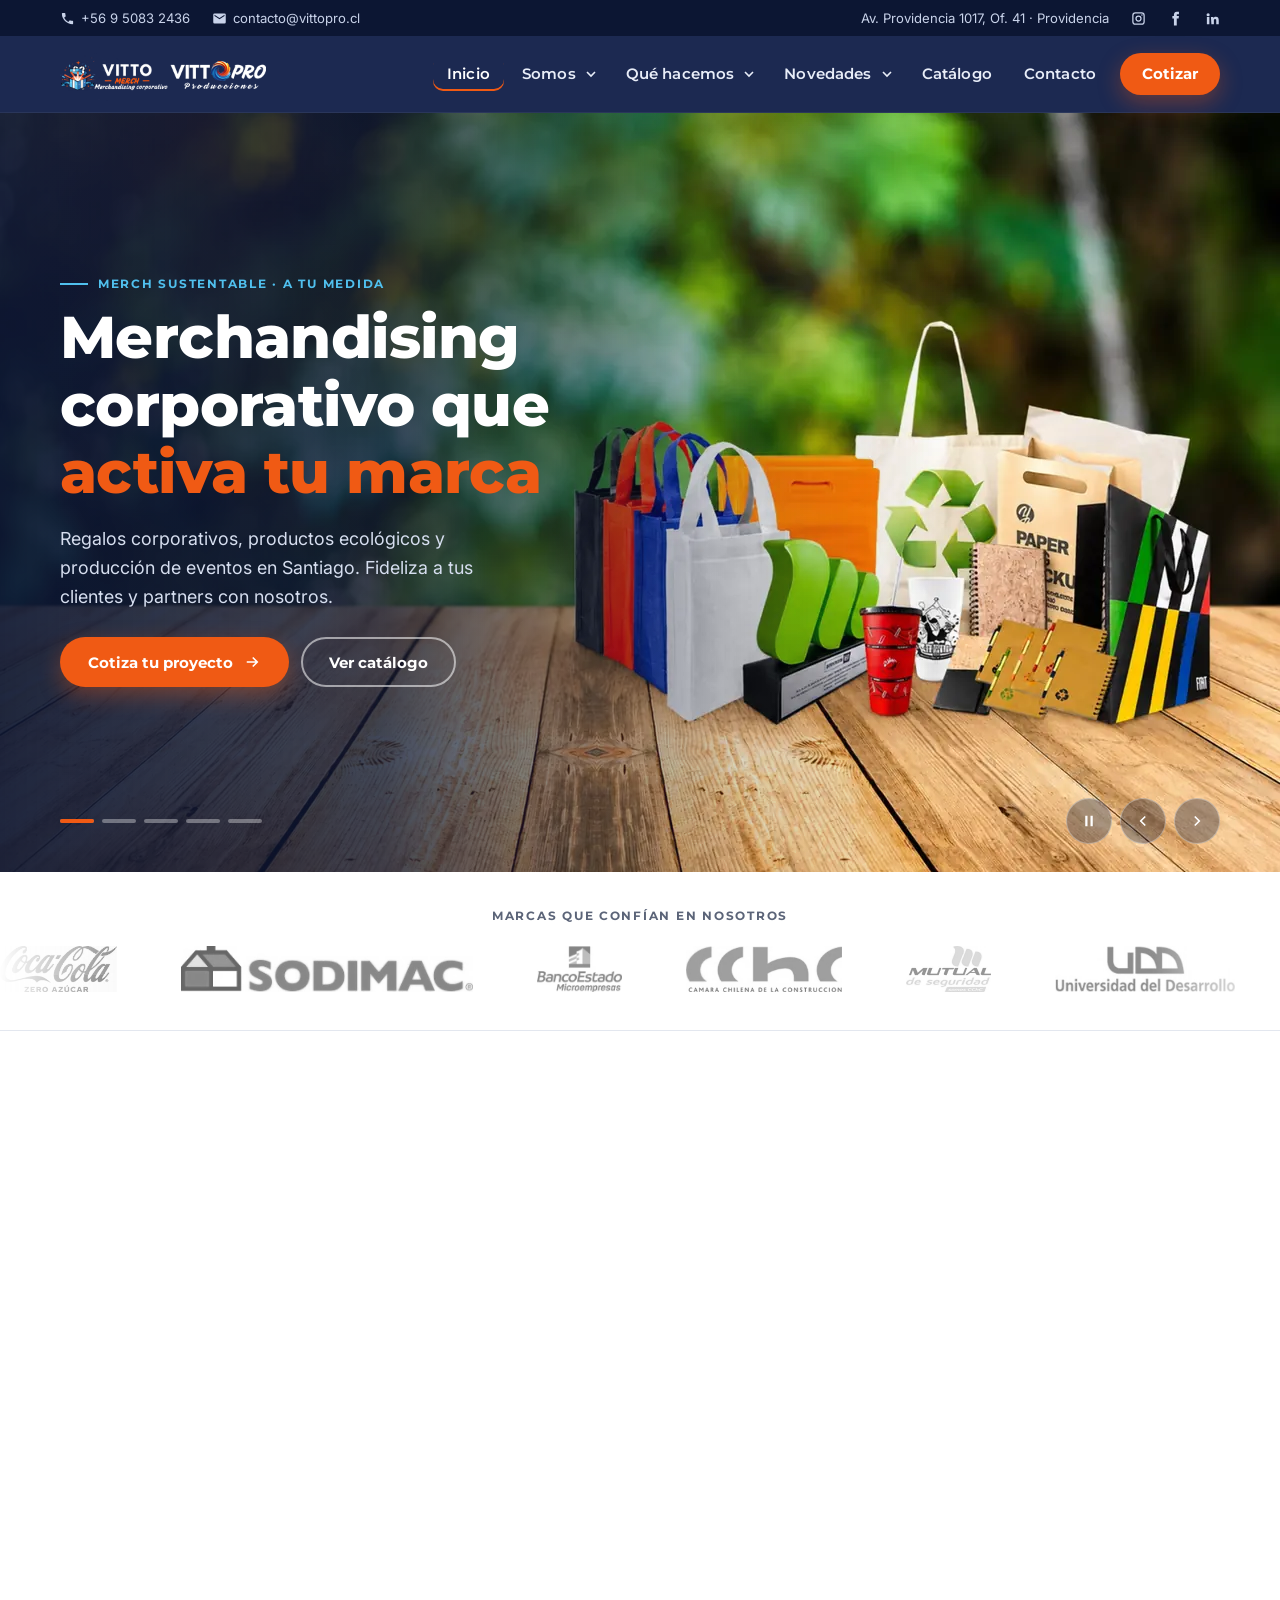
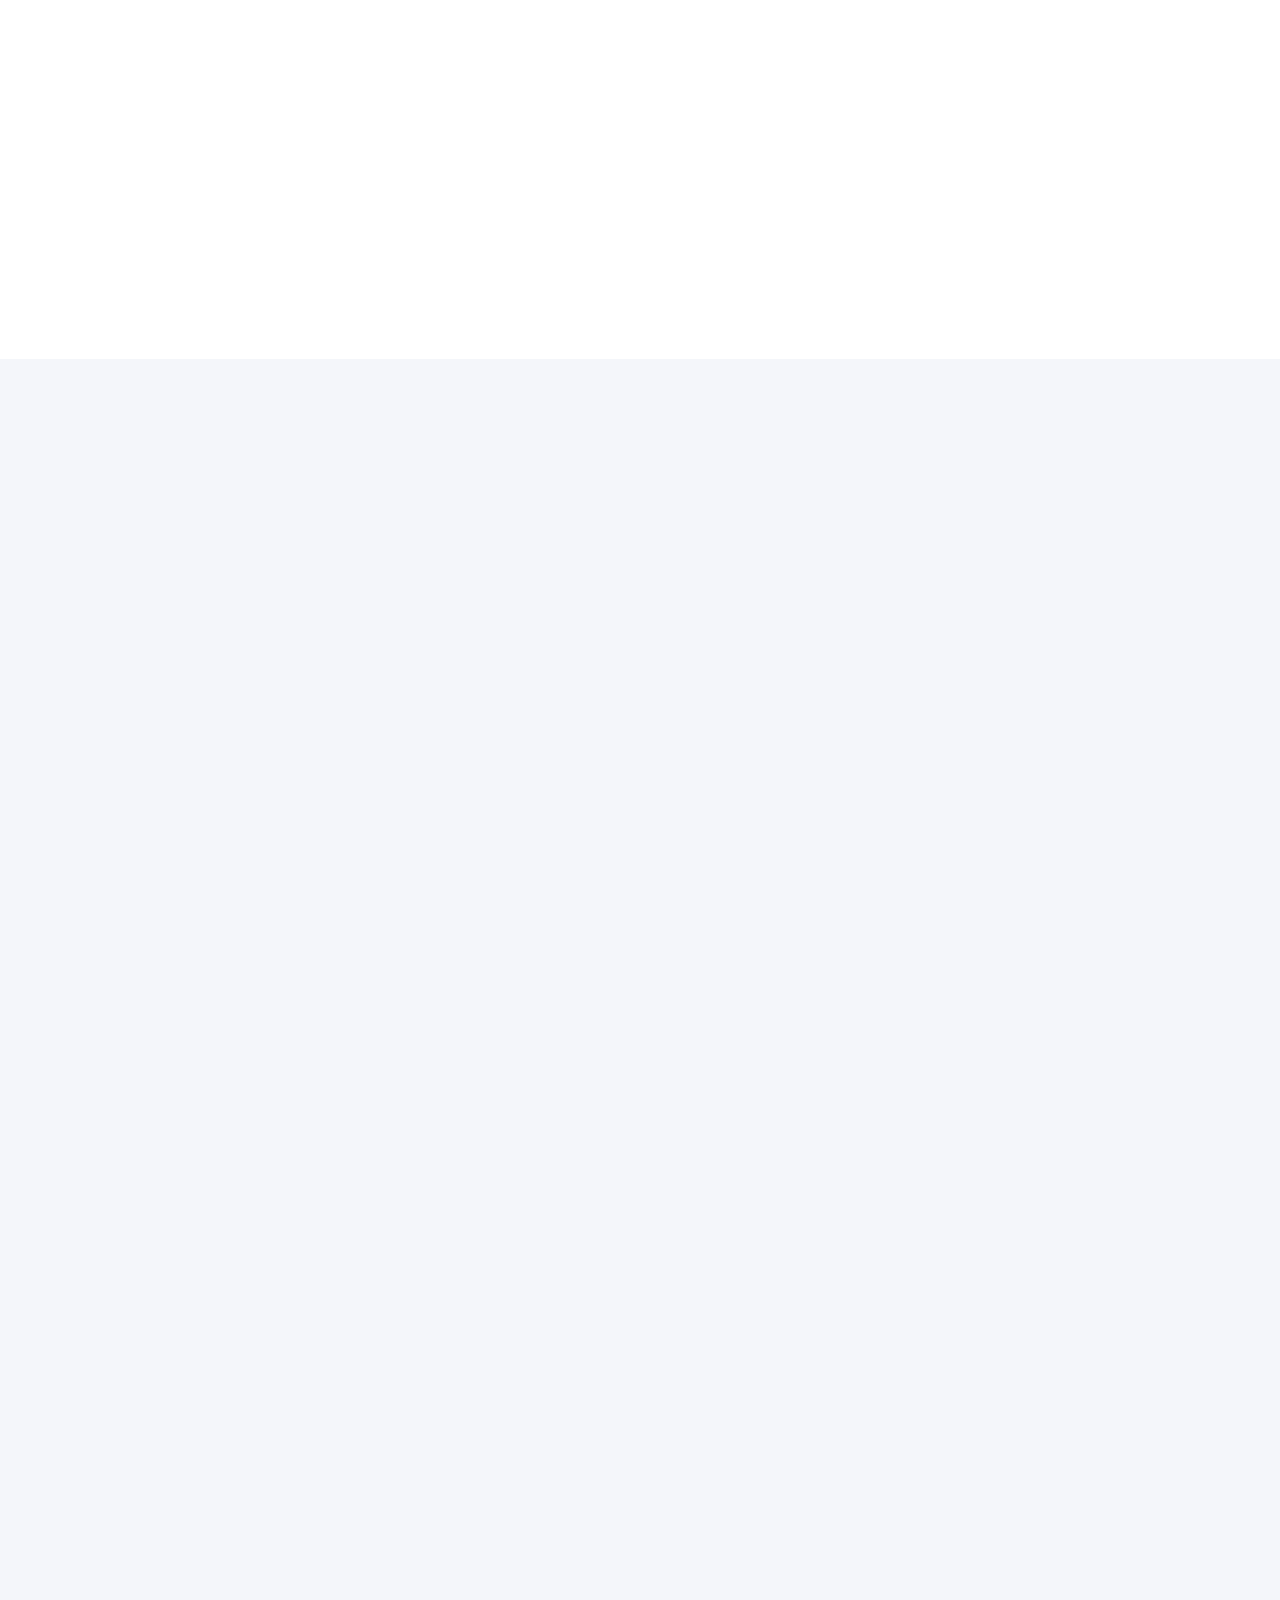
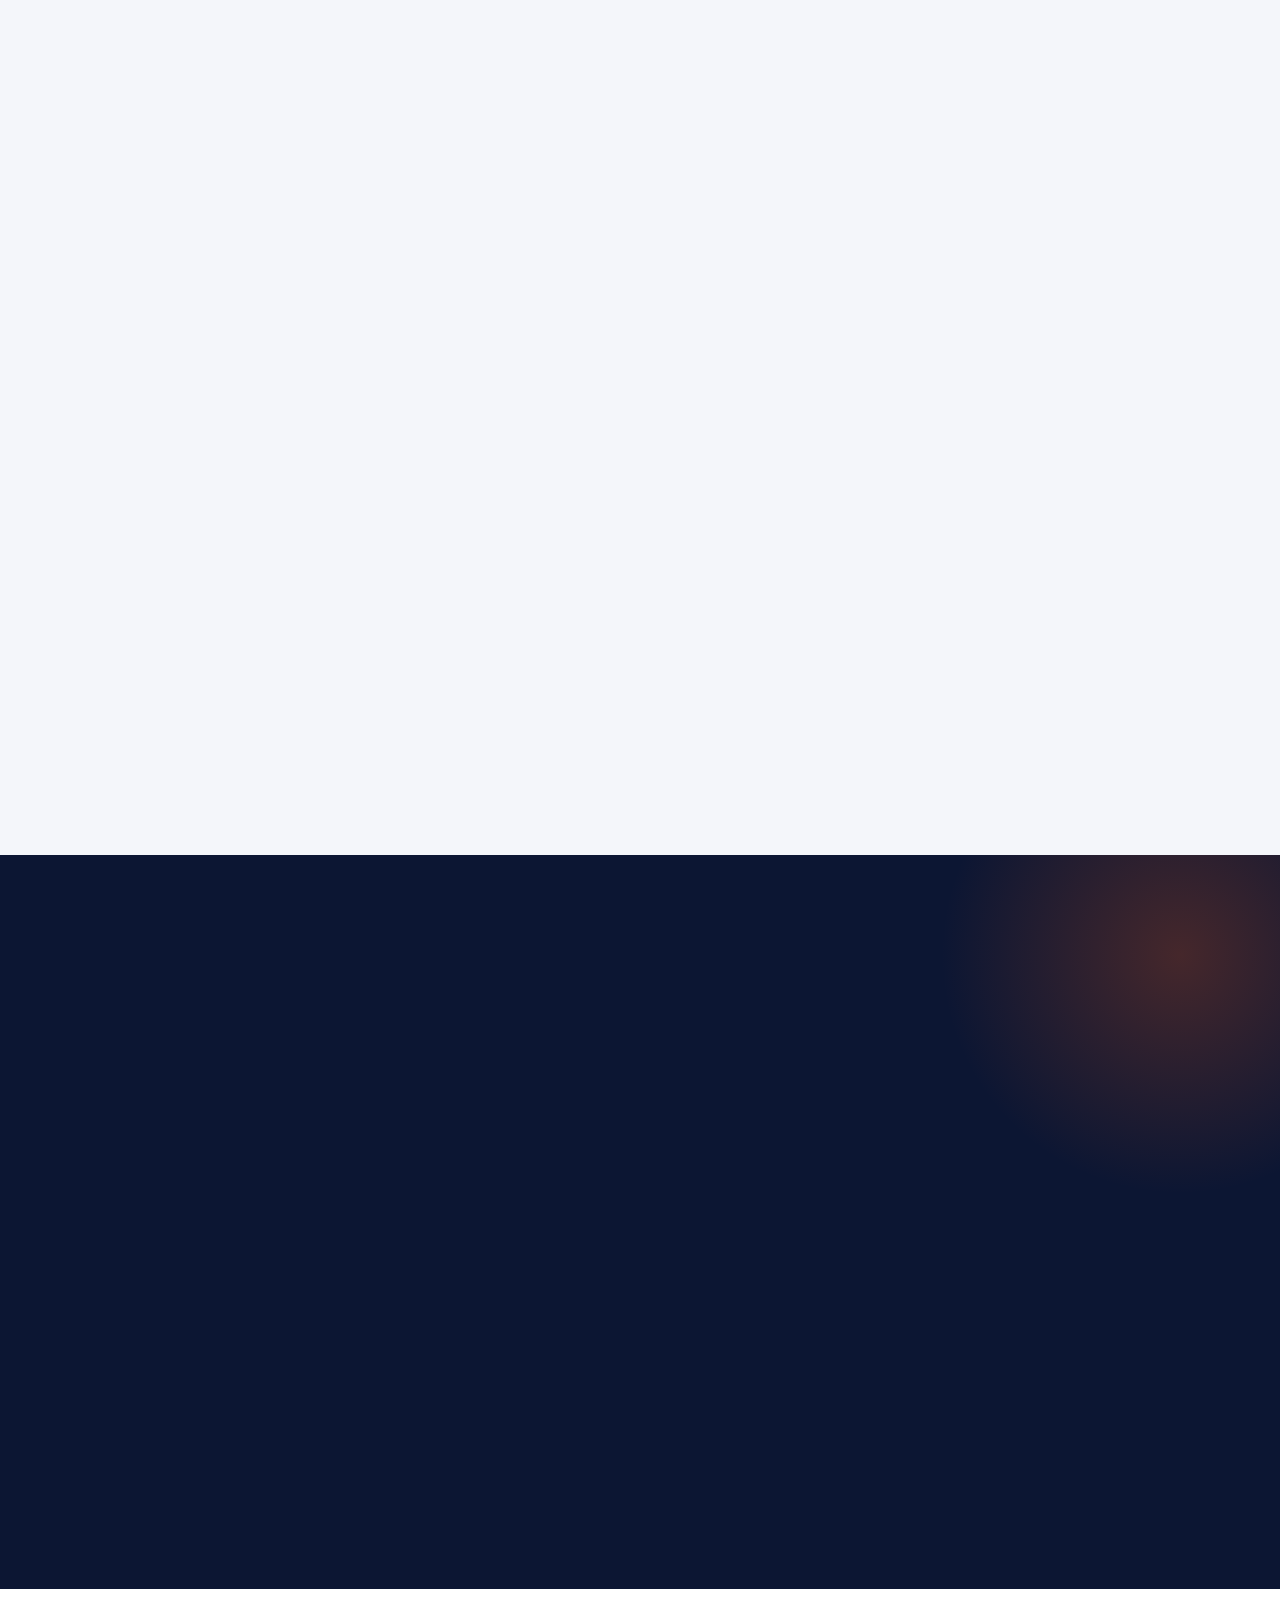
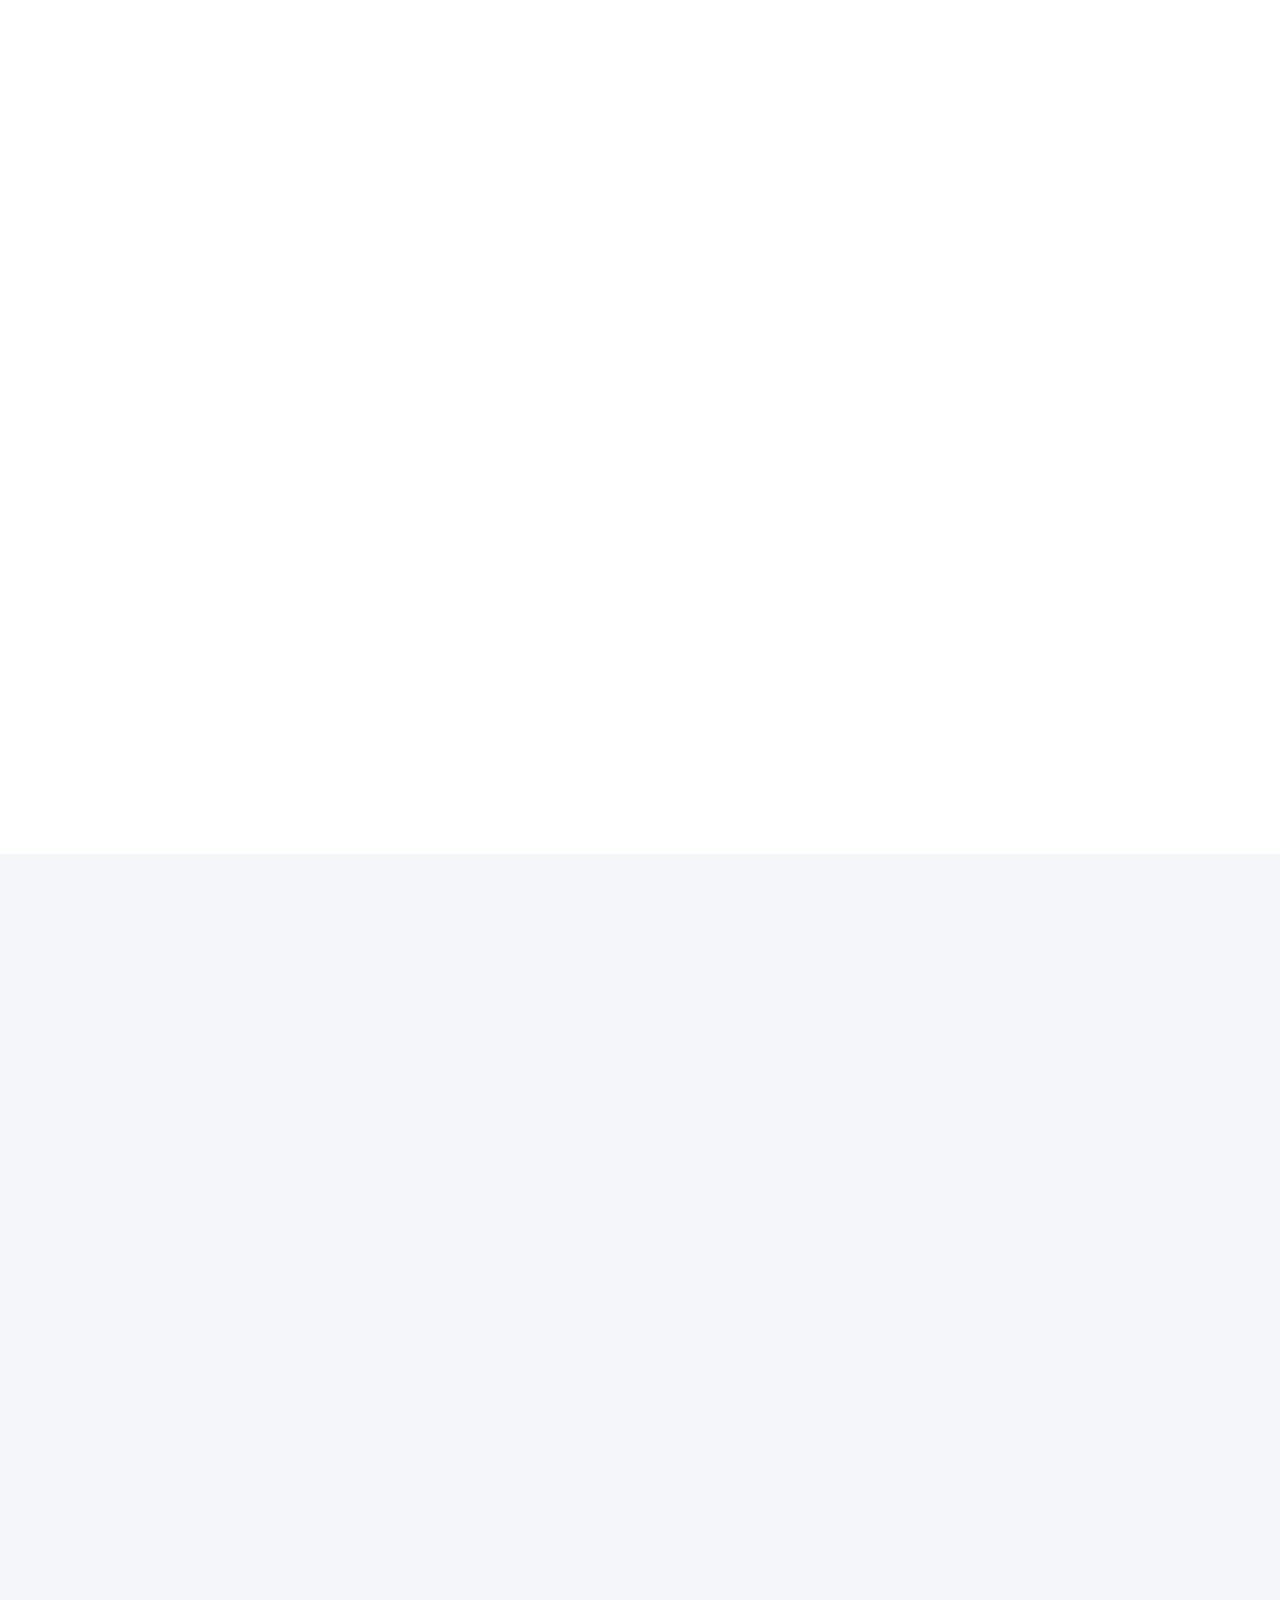
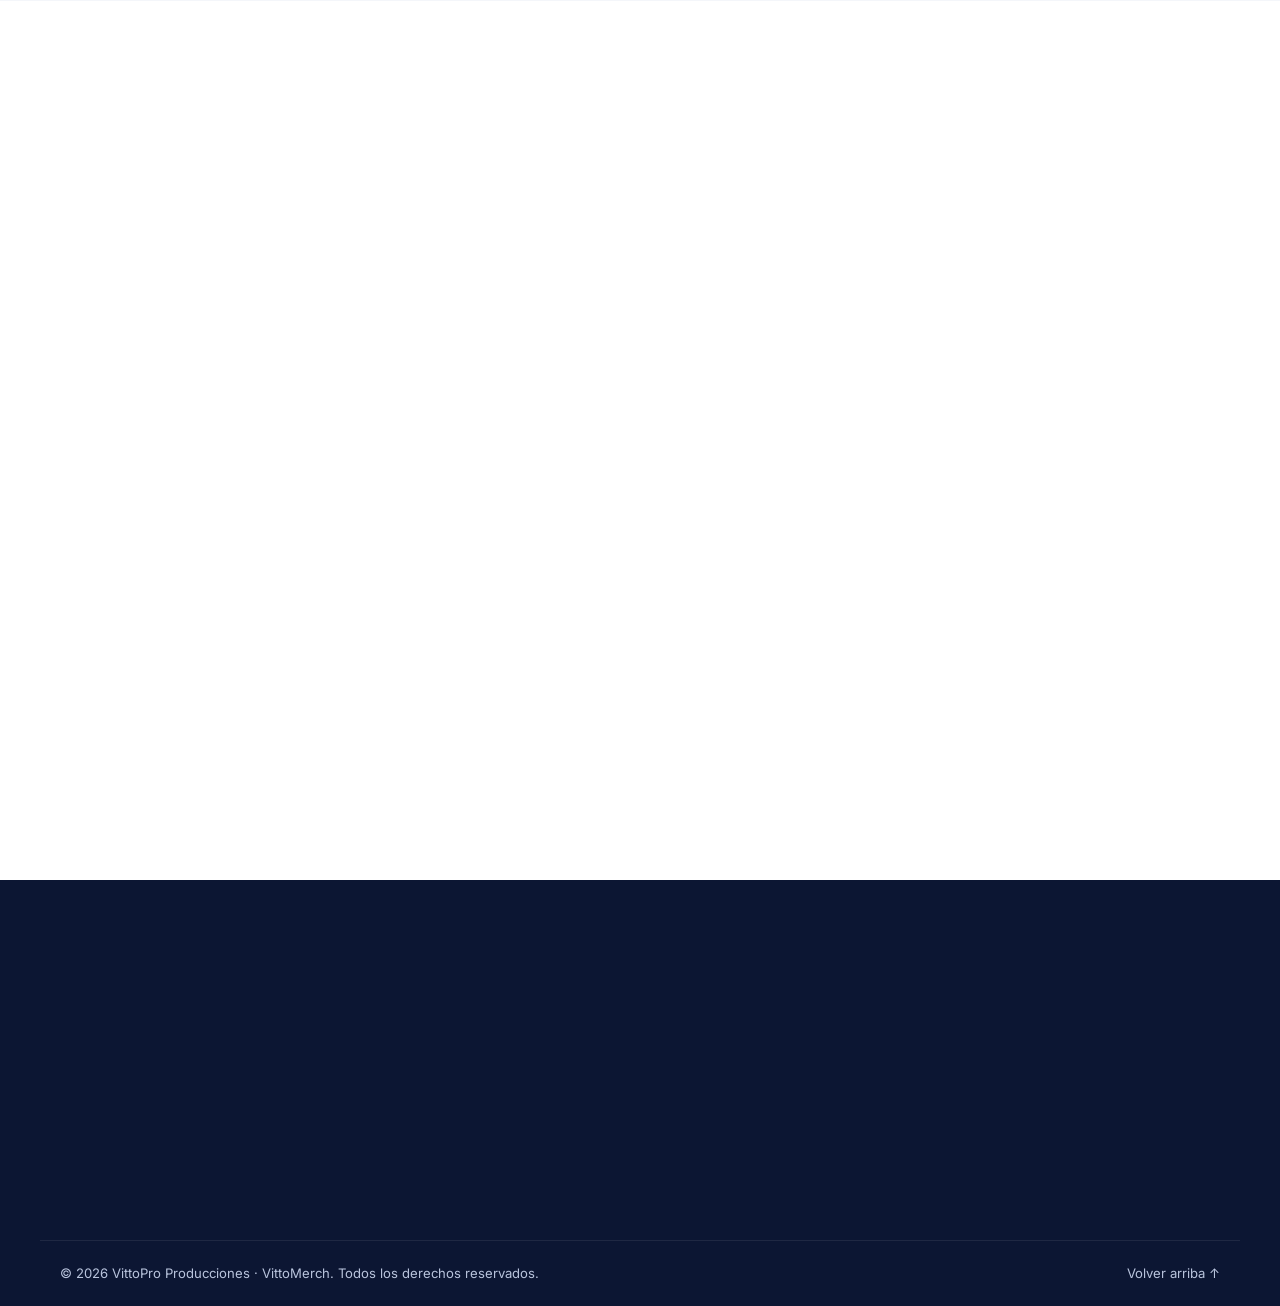
<file: index.html>
<!doctype html>
<html lang="es-CL">
<head>
<meta charset="utf-8">
<meta name="viewport" content="width=device-width, initial-scale=1">
<title>VittoPro | Merchandising corporativo y producción de eventos en Santiago</title>
<meta name="description" content="Regalos corporativos, merch sustentable, pines NFC, vestuario con tu logo y producción de eventos y activaciones de marca. Más de 10 años en Santiago de Chile. Cotiza por WhatsApp.">
<link rel="canonical" href="https://vittopro.cl/wp/">
<meta name="robots" content="noindex,nofollow">
<meta name="theme-color" content="#13214a">

<meta property="og:type" content="website">
<meta property="og:locale" content="es_CL">
<meta property="og:site_name" content="VittoPro · VittoMerch">
<meta property="og:title" content="VittoPro | Merchandising corporativo y producción de eventos">
<meta property="og:description" content="Regalos corporativos, merch sustentable y producción de eventos para empresas. Santiago, Chile.">
<meta property="og:url" content="https://vittopro.cl/wp/">
<meta property="og:image" content="https://vittopro.cl/wp/img/og-vittopro.jpg">
<meta property="og:image:width" content="1200">
<meta property="og:image:height" content="630">
<meta name="twitter:card" content="summary_large_image">

<link rel="icon" type="image/png" sizes="32x32" href="img/favicon-32.png">
<link rel="apple-touch-icon" href="img/apple-touch-icon.png">
<link rel="preconnect" href="https://fonts.googleapis.com">
<link rel="preconnect" href="https://fonts.gstatic.com" crossorigin>
<link href="https://fonts.googleapis.com/css2?family=Inter:wght@400;500;600&family=Montserrat:wght@600;700;800&display=swap" rel="stylesheet">
<link rel="stylesheet" href="css/vittopro.css?v=20261120b">
<link rel="preload" as="image" href="img/hero-sustentable-movil.webp" media="(max-width: 760px)">
<link rel="preload" as="image" href="img/hero-sustentable-1920.webp" imagesrcset="img/hero-sustentable-1280.webp 1280w, img/hero-sustentable-1920.webp 1920w" imagesizes="100vw" media="(min-width: 761px)">
<script type="application/ld+json">
{
  "@context": "https://schema.org",
  "@graph": [
    {
      "@type": "LocalBusiness",
      "@id": "https://vittopro.cl/#negocio",
      "name": "VittoPro Producciones",
      "alternateName": ["VittoMerch", "Vitto Pro"],
      "description": "Merchandising corporativo, regalos personalizados, merch sustentable y producción de eventos y activaciones de marca.",
      "url": "https://vittopro.cl/wp/",
      "logo": "https://vittopro.cl/wp/img/logo-vittopro-blanco.png",
      "image": "https://vittopro.cl/wp/img/og-vittopro.jpg",
      "telephone": "+56950832436",
      "email": "contacto@vittopro.cl",
      "address": {
        "@type": "PostalAddress",
        "streetAddress": "Av. Providencia 1017, Of. 41",
        "addressLocality": "Providencia",
        "addressRegion": "Región Metropolitana",
        "addressCountry": "CL"
      },
      "areaServed": "CL",
      "sameAs": [
        "https://www.instagram.com/vittomerch/",
        "https://www.facebook.com/vittomerch",
        "https://www.linkedin.com/company/vittomerch/"
      ],
      "makesOffer": [
        {"@type": "Offer", "itemOffered": {"@type": "Service", "name": "Merchandising corporativo y regalos personalizados"}},
        {"@type": "Offer", "itemOffered": {"@type": "Service", "name": "Merchandising sustentable e impresión 3D reciclada"}},
        {"@type": "Offer", "itemOffered": {"@type": "Service", "name": "Producción de eventos corporativos y activaciones de marca"}}
      ]
    },
    {
      "@type": "WebSite",
      "@id": "https://vittopro.cl/#sitio",
      "url": "https://vittopro.cl/wp/",
      "name": "VittoPro",
      "inLanguage": "es-CL",
      "publisher": {"@id": "https://vittopro.cl/#negocio"}
    }
  ]
}
</script>
</head>
<body>
<a class="salto" href="#contenido">Saltar al contenido</a>

<header class="header" id="header">
  <div class="barra-sup">
    <div class="envoltura">
      <div class="datos">
        <a href="https://wa.me/56950832436"><svg viewBox="0 0 24 24" aria-hidden="true"><path d="M6.6 10.8a15.1 15.1 0 0 0 6.6 6.6l2.2-2.2c.3-.3.7-.4 1-.2 1.1.4 2.3.6 3.6.6.6 0 1 .4 1 1V20c0 .6-.4 1-1 1A17 17 0 0 1 3 4c0-.6.4-1 1-1h3.5c.6 0 1 .4 1 1 0 1.2.2 2.4.6 3.6.1.3 0 .7-.2 1z"/></svg>+56 9 5083 2436</a>
        <a href="mailto:contacto@vittopro.cl"><svg viewBox="0 0 24 24" aria-hidden="true"><path d="M20 4H4a2 2 0 0 0-2 2v12a2 2 0 0 0 2 2h16a2 2 0 0 0 2-2V6a2 2 0 0 0-2-2zm0 4-8 5-8-5V6l8 5 8-5z"/></svg>contacto@vittopro.cl</a>
      </div>
      <div class="redes">
        <span>Av. Providencia 1017, Of. 41 · Providencia</span>
        <a href="https://www.instagram.com/vittomerch/" aria-label="Instagram de VittoMerch"><svg viewBox="0 0 24 24" aria-hidden="true"><path fill-rule="evenodd" d="M7 2h10a5 5 0 0 1 5 5v10a5 5 0 0 1-5 5H7a5 5 0 0 1-5-5V7a5 5 0 0 1 5-5zM7 4a3 3 0 0 0-3 3v10a3 3 0 0 0 3 3h10a3 3 0 0 0 3-3V7a3 3 0 0 0-3-3zM12 7a5 5 0 1 1 0 10a5 5 0 0 1 0-10zM12 9a3 3 0 1 0 0 6a3 3 0 0 0 0-6zM17.5 5.3a1.2 1.2 0 1 1 0 2.4a1.2 1.2 0 0 1 0-2.4z"/></svg></a>
        <a href="https://www.facebook.com/vittomerch" aria-label="Facebook de VittoMerch"><svg viewBox="0 0 24 24" aria-hidden="true"><path d="M14 8V6c0-.9.6-1 1-1h2.5V1H14c-3.4 0-4.5 2.4-4.5 5v2H7v4h2.5v11h4.5V12h3l.5-4z"/></svg></a>
        <a href="https://www.linkedin.com/company/vittomerch/" aria-label="LinkedIn de VittoMerch"><svg viewBox="0 0 24 24" aria-hidden="true"><path d="M4.98 3.5a2.5 2.5 0 1 1 0 5 2.5 2.5 0 0 1 0-5zM3 9.5h4V21H3zM9.5 9.5h3.8v1.6h.1c.5-1 1.8-2 3.8-2 4 0 4.8 2.6 4.8 6V21h-4v-5.3c0-1.3 0-2.9-1.8-2.9s-2 1.4-2 2.8V21h-4z"/></svg></a>
      </div>
    </div>
  </div>
  <nav class="nav" aria-label="Principal">
    <div class="envoltura">
      <a class="marca" href="index.html" aria-label="VittoPro, ir al inicio">
        <img src="img/logo-vittopro-blanco.png" width="309" height="81" alt="VittoMerch y VittoPro Producciones">
      </a>
      <button class="hamburguesa" id="hamburguesa" aria-expanded="false" aria-controls="menu-panel" aria-label="Abrir menú"><span></span></button>
      <div class="menu-panel" id="menu-panel">
        <ul class="menu">
          <li><a href="index.html" aria-current="page">Inicio</a></li>
          <li class="con-sub">
            <a class="padre" href="empresa.html">Somos</a>
            <button type="button" class="abre" aria-expanded="false" aria-controls="sub-somos" aria-label="Ver opciones de Somos"><svg class="flecha" viewBox="0 0 10 6" aria-hidden="true"><path d="M1 1l4 4 4-4" fill="none" stroke="currentColor" stroke-width="1.6"/></svg></button>
            <div class="desplegable" id="sub-somos">
              <a href="empresa.html">Quiénes somos<small>10 años en merchandising y eventos</small></a>
              <a href="empresa.html#sostenibilidad">Sostenibilidad<small>Materiales reciclados y ecológicos</small></a>
              <a href="empresa.html#clientes">Clientes<small>Marcas que confían en nosotros</small></a>
            </div>
          </li>
          <li class="con-sub">
            <a class="padre" href="servicios.html">Qué hacemos</a>
            <button type="button" class="abre" aria-expanded="false" aria-controls="sub-servicios" aria-label="Ver opciones de Qué hacemos"><svg class="flecha" viewBox="0 0 10 6" aria-hidden="true"><path d="M1 1l4 4 4-4" fill="none" stroke="currentColor" stroke-width="1.6"/></svg></button>
            <div class="desplegable mega" id="sub-servicios">
              <div>
                <h4>VittoMerch</h4>
                <a href="servicios.html#categorias">Regalos corporativos<small>12 líneas de productos</small></a>
                <a href="servicios.html#sustentable">Merch sustentable<small>Compostable y reciclado</small></a>
                <a href="pin-personalizados-premium.html">Pines y chapitas NFC<small>Tu marca a un toque</small></a>
                <a href="premios-de-reconocimiento.html">Galvanos y premios 3D<small>Impresión 3D reciclada</small></a>
                <a href="servicios.html#tecnicas">Técnicas de personalización<small>Bordado, láser, serigrafía y más</small></a>
              </div>
              <div>
                <h4>VittoPro Producciones</h4>
                <a href="servicios.html#producciones">Eventos corporativos<small>Producción integral</small></a>
                <a href="servicios.html#producciones">Activaciones de marca<small>BTL y experiencias</small></a>
                <a href="servicios.html#producciones">Lanzamientos y ferias<small>Stands, montaje y staff</small></a>
                <a href="servicios.html#galeria">Galería de eventos<small>Algunos de nuestros montajes</small></a>
              </div>
              <div class="mega-destacado">
                <div>
                  <strong>Catálogo VittoMerch 2026</strong>
                  <p>Más de 250 páginas de productos.</p>
                </div>
                <a class="boton boton-naranjo" href="catalogo.html">Ver catálogo</a>
                <img src="img/prod-03.webp" width="400" height="400" alt="" loading="lazy">
              </div>
            </div>
          </li>
          <li class="con-sub">
            <a class="padre" href="blog.html">Novedades</a>
            <button type="button" class="abre" aria-expanded="false" aria-controls="sub-novedades" aria-label="Ver opciones de Novedades"><svg class="flecha" viewBox="0 0 10 6" aria-hidden="true"><path d="M1 1l4 4 4-4" fill="none" stroke="currentColor" stroke-width="1.6"/></svg></button>
            <div class="desplegable" id="sub-novedades">
              <a href="premios-de-reconocimiento.html">Galvanos 3D reciclados<small>Febrero 2026</small></a>
              <a href="llaveros-personalizados.html">Llaveros personalizados<small>Febrero 2026</small></a>
              <a href="bolsa-de-comercio-ecologicas.html">Bolsas de comercio ecológicas<small>Enero 2026</small></a>
              <a href="pin-personalizados-premium.html">Pines NFC sustentables<small>Enero 2026</small></a>
              <a href="blog.html"><strong>Ver todas las novedades →</strong></a>
            </div>
          </li>
          <li><a href="catalogo.html">Catálogo</a></li>
          <li><a href="contacto.html">Contacto</a></li>
        </ul>
        <a class="boton boton-naranjo cta" href="#cotizar">Cotizar</a>
        <a class="boton boton-naranjo cta-movil" href="#cotizar">Cotizar ahora</a>
      </div>
    </div>
  </nav>
</header>

<main id="contenido">
<!-- ============ HERO / CARRUSEL ============ -->
<section class="hero" id="hero" aria-roledescription="carrusel" aria-label="Lo que hacemos">
  <div class="diapos">
    <article class="diapo activa" aria-roledescription="diapositiva" aria-label="1 de 5">
      <picture>
        <source media="(max-width:760px)" srcset="img/hero-sustentable-movil.webp" width="820" height="975">
        <img src="img/hero-sustentable-1920.webp" srcset="img/hero-sustentable-1280.webp 1280w, img/hero-sustentable-1920.webp 1920w" sizes="100vw" width="1920" height="1165" alt="Bolsas ecológicas, libretas y tazones personalizados sobre una mesa de madera" fetchpriority="high">
      </picture>
      <div class="envoltura"><div class="diapo-texto">
        <span class="antetitulo">Merch sustentable · a tu medida</span>
        <h1 class="titulo-hero">Merchandising corporativo que <em>activa tu marca</em></h1>
        <p>Regalos corporativos, productos ecológicos y producción de eventos en Santiago. Fideliza a tus clientes y partners con nosotros.</p>
        <div class="acciones">
          <a class="boton boton-naranjo" href="#cotizar">Cotiza tu proyecto <svg viewBox="0 0 24 24" fill="none" stroke="currentColor" stroke-width="2.2" aria-hidden="true"><path d="M5 12h14M13 6l6 6-6 6"/></svg></a>
          <a class="boton boton-borde" href="catalogo.html">Ver catálogo</a>
        </div>
      </div></div>
    </article>

    <article class="diapo" aria-roledescription="diapositiva" aria-label="2 de 5">
      <picture>
        <source media="(max-width:760px)" srcset="img/hero-pines-movil.webp" width="820" height="975">
        <img src="img/hero-pines-1920.webp" srcset="img/hero-pines-1280.webp 1280w, img/hero-pines-1920.webp 1920w" sizes="100vw" width="1920" height="1168" alt="Pines y chapitas personalizadas en una chaqueta de mezclilla" loading="lazy">
      </picture>
      <div class="envoltura"><div class="diapo-texto">
        <span class="antetitulo">Pines y chapitas · con NFC</span>
        <h2 class="titulo-hero">Comunica de forma <em>directa y simbólica</em></h2>
        <p>La identidad de tu marca y tu mensaje clave en pines personalizados. Con NFC, tus clientes llegan a tu web o tus redes con un toque, sin apps ni QR.</p>
        <div class="acciones">
          <a class="boton boton-naranjo" href="pin-personalizados-premium.html">Conoce los pines NFC <svg viewBox="0 0 24 24" fill="none" stroke="currentColor" stroke-width="2.2" aria-hidden="true"><path d="M5 12h14M13 6l6 6-6 6"/></svg></a>
        </div>
      </div></div>
    </article>

    <article class="diapo" aria-roledescription="diapositiva" aria-label="3 de 5">
      <picture>
        <source media="(max-width:760px)" srcset="img/hero-kit-movil.webp" width="820" height="977">
        <img src="img/hero-kit-1920.webp" srcset="img/hero-kit-1280.webp 1280w, img/hero-kit-1920.webp 1920w" sizes="100vw" width="1920" height="1168" alt="Kit de bienvenida con mochilas, botellas, tazones y accesorios corporativos" loading="lazy">
      </picture>
      <div class="envoltura"><div class="diapo-texto">
        <span class="antetitulo">Kit de bienvenida</span>
        <h2 class="titulo-hero">Fortalece y celebra <em>ocasiones especiales</em></h2>
        <p>Promociona de la mejor forma con nuestros regalos corporativos personalizados: mochilas, botellas, tecnología y más.</p>
        <div class="acciones">
          <a class="boton boton-naranjo" href="#productos">Ver productos <svg viewBox="0 0 24 24" fill="none" stroke="currentColor" stroke-width="2.2" aria-hidden="true"><path d="M5 12h14M13 6l6 6-6 6"/></svg></a>
        </div>
      </div></div>
    </article>

    <article class="diapo" aria-roledescription="diapositiva" aria-label="4 de 5">
      <picture>
        <source media="(max-width:760px)" srcset="img/hero-vestuario-movil.webp" width="820" height="939">
        <img src="img/hero-vestuario-1920.webp" srcset="img/hero-vestuario-1280.webp 1280w, img/hero-vestuario-1920.webp 1920w" sizes="100vw" width="1920" height="1168" alt="Equipo con polerón, chaleco reflectante, jockey y poleras con el logo de su empresa" loading="lazy">
      </picture>
      <div class="envoltura"><div class="diapo-texto">
        <span class="antetitulo">Prevención · Seguridad · Estilo</span>
        <h2 class="titulo-hero">Vestuario corporativo <em>con tu logo</em></h2>
        <p>Proyecta una imagen propia y profesional con prendas personalizadas para tu equipo, desde poleras hasta ropa de seguridad.</p>
        <div class="acciones">
          <a class="boton boton-naranjo" href="#cotizar">Cotizar vestuario <svg viewBox="0 0 24 24" fill="none" stroke="currentColor" stroke-width="2.2" aria-hidden="true"><path d="M5 12h14M13 6l6 6-6 6"/></svg></a>
        </div>
      </div></div>
    </article>

    <article class="diapo" aria-roledescription="diapositiva" aria-label="5 de 5">
      <picture>
        <source media="(max-width:760px)" srcset="img/hero-eventos-movil.webp" width="820" height="975">
        <img src="img/hero-eventos-1920.webp" srcset="img/hero-eventos-1280.webp 1280w, img/hero-eventos-1920.webp 1920w" sizes="100vw" width="1920" height="1168" alt="Fotos de eventos corporativos y activaciones producidas por VittoPro" loading="lazy">
      </picture>
      <div class="envoltura"><div class="diapo-texto">
        <span class="antetitulo">VittoPro Producciones</span>
        <h2 class="titulo-hero">¡Lo que tienes <em>en mente!</em></h2>
        <p>Activaciones de marca y producción de eventos corporativos: emociones y buenas experiencias, con soluciones integrales.</p>
        <div class="acciones">
          <a class="boton boton-naranjo" href="#producciones">Ver producciones <svg viewBox="0 0 24 24" fill="none" stroke="currentColor" stroke-width="2.2" aria-hidden="true"><path d="M5 12h14M13 6l6 6-6 6"/></svg></a>
        </div>
      </div></div>
    </article>
  </div>

  <div class="controles">
    <div class="envoltura">
      <div class="puntos" role="group" aria-label="Elegir diapositiva"></div>
      <div class="flechas">
        <button type="button" id="pausa" aria-label="Pausar carrusel"><svg viewBox="0 0 24 24" fill="currentColor" aria-hidden="true"><path d="M7 5h3v14H7zM14 5h3v14h-3z"/></svg></button>
        <button type="button" id="anterior" aria-label="Diapositiva anterior"><svg viewBox="0 0 24 24" fill="none" stroke="currentColor" stroke-width="2.2" aria-hidden="true"><path d="M15 6l-6 6 6 6"/></svg></button>
        <button type="button" id="siguiente" aria-label="Diapositiva siguiente"><svg viewBox="0 0 24 24" fill="none" stroke="currentColor" stroke-width="2.2" aria-hidden="true"><path d="M9 6l6 6-6 6"/></svg></button>
      </div>
    </div>
  </div>
</section>

<!-- ============ CLIENTES ============ -->
<section class="clientes" id="clientes" aria-label="Clientes">
  <p>Marcas que confían en nosotros</p>
  <div class="cinta">
    <ul id="cinta">
      <li><img src="img/cliente-coca.webp" width="211" height="83" alt="Coca-Cola Zero Azúcar" loading="lazy"></li>
      <li><img src="img/cliente-sodimac.webp" width="337" height="53" alt="Sodimac" loading="lazy"></li>
      <li><img src="img/cliente-bancoestado.webp" width="196" height="106" alt="BancoEstado Microempresas" loading="lazy"></li>
      <li><img src="img/cliente-camara.webp" width="233" height="69" alt="Cámara Chilena de la Construcción" loading="lazy"></li>
      <li><img src="img/cliente-mutual.webp" width="170" height="92" alt="Mutual de Seguridad" loading="lazy"></li>
      <li><img src="img/cliente-universidad.webp" width="239" height="61" alt="Universidad del Desarrollo" loading="lazy"></li>
      <li><img src="img/cliente-ram.webp" width="142" height="92" alt="RAM" loading="lazy"></li>
      <li><img src="img/cliente-implementos.webp" width="194" height="99" alt="Implementos" loading="lazy"></li>
      <li><img src="img/cliente-inbrax.webp" width="246" height="48" alt="Inbrax" loading="lazy"></li>
      <li><img src="img/cliente-red.webp" width="184" height="90" alt="Red Mad, Mujeres Alta Dirección" loading="lazy"></li>
      <li><img src="img/cliente-mow.webp" width="179" height="73" alt="Mow Player" loading="lazy"></li>
    </ul>
  </div>
</section>

<!-- ============ DOS MARCAS ============ -->
<section class="seccion" id="servicios">
  <div class="envoltura">
    <div class="cabeza-seccion aparece">
      <span class="antetitulo">Nuestros servicios</span>
      <h2>Dos marcas, un mismo equipo</h2>
      <p>¿Buscas un buen regalo publicitario, quieres obsequiar algo especial a tus clientes y colaboradores o necesitas producir una activación o un evento corporativo? Lo resolvemos de punta a punta.</p>
    </div>
    <div class="marcas">
      <a class="tarjeta-marca aparece" data-anim="izq" href="servicios.html#vittomerch">
        <img src="img/marca-merch.webp" width="900" height="900" alt="Llaveros personalizados con código QR y el logo de VittoMerch" loading="lazy">
        <div>
          <span class="etiqueta">VittoMerch</span>
          <h3>Merchandising corporativo</h3>
          <p>Artículos promocionales y merch sustentable y biodegradable: oficina, eco textil, mochilas, tecnología, kits de bienvenida, vestuario y material gráfico.</p>
          <span class="mas">Ver VittoMerch <svg viewBox="0 0 24 24" fill="none" stroke="currentColor" stroke-width="2.2" aria-hidden="true"><path d="M5 12h14M13 6l6 6-6 6"/></svg></span>
        </div>
      </a>
      <a class="tarjeta-marca aparece" data-anim="der" data-retraso="1" href="servicios.html#producciones">
        <img src="img/marca-producciones.webp" width="900" height="900" alt="Evento corporativo con pantalla de VittoPro Producciones" loading="lazy">
        <div>
          <span class="etiqueta">VittoPro Producciones</span>
          <h3>Eventos y activaciones</h3>
          <p>Producción de eventos, activaciones de marca, lanzamientos y ferias, con un staff de vasta experiencia al servicio de cada evento.</p>
          <span class="mas">Ver producciones <svg viewBox="0 0 24 24" fill="none" stroke="currentColor" stroke-width="2.2" aria-hidden="true"><path d="M5 12h14M13 6l6 6-6 6"/></svg></span>
        </div>
      </a>
    </div>
  </div>
</section>

<!-- ============ PRODUCTOS ============ -->
<section class="seccion fondo-2" id="productos">
  <div class="envoltura">
    <div class="cabeza-seccion aparece">
      <span class="antetitulo">VittoMerch</span>
      <h2>Variedad en regalos corporativos</h2>
      <p>Desarrollo, logística y servicio integral de productos promocionales personalizados con tu marca.</p>
    </div>
    <div class="filtros aparece" role="group" aria-label="Filtrar productos">
      <button type="button" aria-pressed="true" data-filtro="todo">Todo</button>
      <button type="button" aria-pressed="false" data-filtro="eco">Sustentable</button>
      <button type="button" aria-pressed="false" data-filtro="regalo">Regalos y kits</button>
      <button type="button" aria-pressed="false" data-filtro="evento">Eventos</button>
      <button type="button" aria-pressed="false" data-filtro="textil">Textil</button>
    </div>
    <ul class="productos">
      <li class="producto aparece" data-cat="regalo"><figure><img src="img/prod-03.webp" width="400" height="400" alt="Kit corporativo con mochila, botellas, termos y jockey" loading="lazy"></figure><div><h3>Kits corporativos</h3><span>Mochilas, botellas y termos</span></div></li>
      <li class="producto aparece" data-cat="eco" data-retraso="1"><figure><img src="img/prod-02.webp" width="400" height="400" alt="Macetero ecológico con planta y etiqueta personalizada" loading="lazy"></figure><div><h3>Merch sustentable</h3><span class="chip-eco">● Ecológico</span></div></li>
      <li class="producto aparece" data-cat="eco evento" data-retraso="2"><figure><img src="img/prod-11.webp" width="400" height="400" alt="Pines personalizados de goma con logo" loading="lazy"></figure><div><h3>Pines y chapitas</h3><span>Con opción NFC</span></div></li>
      <li class="producto aparece" data-cat="eco regalo" data-retraso="3"><figure><img src="img/prod-06.webp" width="400" height="400" alt="Galvano de reconocimiento impreso en 3D con material reciclado" loading="lazy"></figure><div><h3>Galvanos y premios 3D</h3><span class="chip-eco">● 100% reciclado</span></div></li>
      <li class="producto aparece" data-cat="eco regalo"><figure><img src="img/prod-07.webp" width="400" height="400" alt="Llaveros con nombres impresos en 3D" loading="lazy"></figure><div><h3>Llaveros personalizados</h3><span class="chip-eco">● Impresión 3D reciclada</span></div></li>
      <li class="producto aparece" data-cat="evento" data-retraso="1"><figure><img src="img/prod-04.webp" width="400" height="400" alt="Credenciales y lanyards personalizados para conciertos" loading="lazy"></figure><div><h3>Credenciales y lanyards</h3><span>Para eventos y staff</span></div></li>
      <li class="producto aparece" data-cat="textil" data-retraso="2"><figure><img src="img/prod-09.webp" width="400" height="400" alt="Polera, bolsa de tela, tazón y jockey con espacio para tu logo" loading="lazy"></figure><div><h3>Textil y vestuario</h3><span>Poleras, bolsas y jockeys</span></div></li>
      <li class="producto aparece" data-cat="regalo" data-retraso="3"><figure><img src="img/prod-01.webp" width="400" height="400" alt="Bolsas de papel corporativas con diseño personalizado" loading="lazy"></figure><div><h3>Bolsas corporativas</h3><span>Papel con tu diseño</span></div></li>
      <li class="producto aparece" data-cat="regalo evento"><figure><img src="img/prod-08.webp" width="400" height="400" alt="Dulces envueltos con el logo de distintas empresas" loading="lazy"></figure><div><h3>Dulces con tu marca</h3><span>Para ferias y activaciones</span></div></li>
    </ul>
    <div class="pie-productos aparece">
      <p><strong>Y mucho más:</strong> accesorios de oficina, artículos tecnológicos, kits de emergencia, outdoor, viaje, decoración, kits de staff y material de imprenta.</p>
      <a class="boton boton-marino" href="catalogo.html">Ver las 12 líneas del catálogo</a>
    </div>
  </div>
</section>

<!-- ============ PRODUCCIONES ============ -->
<section class="seccion oscuro" id="producciones">
  <div class="brillo" aria-hidden="true"></div>
  <div class="envoltura producciones">
    <div class="aparece">
      <span class="antetitulo">VittoPro Producciones</span>
      <h2>Construimos buenas experiencias y emociones</h2>
      <p style="color:#b9c4dd">Una empresa con historia en la entretención y la producción de eventos corporativos y BTL. Te acompañamos desde la idea hasta el último detalle del montaje.</p>
      <ul class="lista-check escalonado">
        <li><svg viewBox="0 0 24 24" fill="none" stroke="currentColor" stroke-width="2.4" aria-hidden="true"><path d="M20 6L9 17l-5-5"/></svg>Producción de eventos corporativos</li>
        <li><svg viewBox="0 0 24 24" fill="none" stroke="currentColor" stroke-width="2.4" aria-hidden="true"><path d="M20 6L9 17l-5-5"/></svg>Activaciones de marca y BTL</li>
        <li><svg viewBox="0 0 24 24" fill="none" stroke="currentColor" stroke-width="2.4" aria-hidden="true"><path d="M20 6L9 17l-5-5"/></svg>Lanzamientos y ferias</li>
        <li><svg viewBox="0 0 24 24" fill="none" stroke="currentColor" stroke-width="2.4" aria-hidden="true"><path d="M20 6L9 17l-5-5"/></svg>Producción integral y staff con vasta experiencia</li>
      </ul>
      <a class="boton boton-naranjo" href="#cotizar">Cuéntanos tu evento <svg viewBox="0 0 24 24" fill="none" stroke="currentColor" stroke-width="2.2" aria-hidden="true"><path d="M5 12h14M13 6l6 6-6 6"/></svg></a>
    </div>
    <div class="mosaico">
      <figure class="m1 aparece" data-anim="zoom"><img src="img/evento-01.webp" width="1000" height="667" alt="Feria corporativa con stands y público" loading="lazy"><figcaption>Ferias</figcaption></figure>
      <figure class="m2 aparece" data-anim="zoom" data-retraso="1"><img src="img/evento-15.webp" width="1000" height="667" alt="Cena de gala corporativa en un salón iluminado" loading="lazy"><figcaption>Eventos corporativos</figcaption></figure>
      <figure class="m3 aparece" data-anim="zoom" data-retraso="2"><img src="img/evento-04.webp" width="1000" height="667" alt="Público celebrando en un evento" loading="lazy"><figcaption>Fiestas de empresa</figcaption></figure>
      <figure class="m4 aparece" data-anim="zoom" data-retraso="1"><img src="img/evento-06.webp" width="1000" height="667" alt="Festival al aire libre" loading="lazy"><figcaption>Activaciones</figcaption></figure>
      <figure class="m5 aparece" data-anim="zoom" data-retraso="2"><img src="img/evento-08.webp" width="1000" height="667" alt="Músico en vivo sobre el escenario" loading="lazy"></figure>
      <figure class="m6 aparece" data-anim="zoom" data-retraso="3"><img src="img/evento-12.webp" width="1000" height="667" alt="Brindis en una celebración" loading="lazy"></figure>
    </div>
  </div>
</section>

<!-- ============ SOMOS ============ -->
<section class="seccion" id="somos">
  <div class="envoltura somos">
    <div class="somos-fotos aparece" data-anim="izq">
      <img src="img/somos-expo.webp" width="640" height="640" alt="Equipo de VittoPro en una feria comercial" loading="lazy">
      <img class="f2" src="img/somos-equipo.webp" width="700" height="500" alt="Clientes felices abriendo un regalo corporativo" loading="lazy">
      <div class="sello">10+<small>años de<br>experiencia</small></div>
    </div>
    <div class="aparece" data-retraso="1">
      <span class="antetitulo">Somos</span>
      <h2>Nos gusta mucho lo que hacemos</h2>
      <p>En <strong>VittoMerch</strong> nos apasiona dar un buen servicio integral en el mercado del merchandising corporativo: llevamos 10 años evolucionando con nuevos materiales y productos para personalizar tu empresa e imagen corporativa.</p>
      <p>Y con <strong>VittoPro Producciones</strong>, activamos y fidelizamos a través de la entretención y la producción de eventos corporativos y BTL.</p>
      <div class="valores escalonado">
        <div><strong>Excelencia operacional</strong><span>Atención en los detalles y buen servicio en todo momento.</span></div>
        <div><strong>Crecimiento continuo</strong><span>Siempre innovando, con artículos amigables con el medio ambiente.</span></div>
        <div><strong>Equipo de expertos</strong><span>Los mejores profesionales en toda la cadena.</span></div>
        <div><strong>Entregas a tiempo</strong><span>Tu proyecto a medida, con una buena fecha de entrega.</span></div>
      </div>
      <a class="boton boton-marino" href="empresa.html">Conócenos <svg viewBox="0 0 24 24" fill="none" stroke="currentColor" stroke-width="2.2" aria-hidden="true"><path d="M5 12h14M13 6l6 6-6 6"/></svg></a>
    </div>
  </div>
</section>

<!-- ============ NOVEDADES ============ -->
<section class="seccion fondo-2" id="novedades">
  <div class="envoltura">
    <div class="cabeza-seccion aparece">
      <span class="antetitulo">Novedades</span>
      <h2>Lo último en merch sustentable</h2>
    </div>
    <div class="novedades">
      <a class="nota aparece" href="premios-de-reconocimiento.html">
        <figure><img src="img/nov-galvanos.webp" width="811" height="375" alt="Galvanos de reconocimiento impresos en 3D con material reciclado" loading="lazy"></figure>
        <div><time datetime="2026-02-07">7 feb 2026</time><h3>Galvanos de reconocimiento 3D reciclado</h3><p>Adiós a los trofeos tradicionales: premios únicos con filamento reciclado.</p><span class="mas">Leer más →</span></div>
      </a>
      <a class="nota aparece" data-retraso="1" href="llaveros-personalizados.html">
        <figure><img src="img/nov-llaveros.webp" width="600" height="467" alt="Llaveros personalizados" loading="lazy"></figure>
        <div><time datetime="2026-02-03">3 feb 2026</time><h3>Llaveros personalizados</h3><p>Hechos 100% con material reciclado en impresión 3D.</p><span class="mas">Leer más →</span></div>
      </a>
      <a class="nota aparece" data-retraso="2" href="bolsa-de-comercio-ecologicas.html">
        <figure><img src="img/nov-bolsas.webp" width="659" height="463" alt="Bolsas de comercio ecológicas" loading="lazy"></figure>
        <div><time datetime="2026-01-25">25 ene 2026</time><h3>Bolsas de comercio ecológicas</h3><p>Para envíos, 100% compostables y con tu diseño.</p><span class="mas">Leer más →</span></div>
      </a>
      <a class="nota aparece" data-retraso="3" href="pin-personalizados-premium.html">
        <figure><img src="img/nov-pines-nfc.webp" width="811" height="375" alt="Pines sustentables con tecnología NFC" loading="lazy"></figure>
        <div><time datetime="2026-01-10">10 ene 2026</time><h3>Pines sustentables con NFC</h3><p>Tu marca a un solo toque: pines, llaveros y tarjetas en 3D reciclado.</p><span class="mas">Leer más →</span></div>
      </a>
    </div>
  </div>
</section>

<!-- ============ COTIZAR ============ -->
<section class="seccion" id="cotizar" style="padding-bottom:0">
  <div class="envoltura">
    <div class="cotizar aparece">
      <div class="brillo" aria-hidden="true"></div>
      <div style="position:relative">
        <span class="antetitulo">¡Bienvenido a innovar con nosotros!</span>
        <h2>Cuéntanos qué necesitas</h2>
        <p>Te respondemos con una propuesta a tu medida. Escríbenos por WhatsApp o por correo, o arma tu mensaje aquí al lado.</p>
        <div class="contacto-directo escalonado">
          <a href="https://wa.me/56950832436"><svg viewBox="0 0 24 24" aria-hidden="true"><path d="M12 2a10 10 0 0 0-8.6 15.1L2 22l5-1.3A10 10 0 1 0 12 2zm5.6 14.1c-.2.7-1.4 1.3-2 1.4-.5 0-1.1.1-3.6-.9-3-1.2-4.9-4.3-5-4.5-.2-.2-1.2-1.6-1.2-3s.8-2.2 1-2.5c.3-.3.6-.4.8-.4h.6c.2 0 .4 0 .6.5l.9 2.1c.1.2.1.4 0 .6l-.4.6-.4.5c-.1.2-.3.3-.1.6.2.3.8 1.4 1.8 2.2 1.2 1.1 2.3 1.4 2.6 1.6.3.1.5.1.7-.1l1-1.2c.2-.3.4-.2.7-.1l2 1c.3.1.5.2.6.3.1.2.1.8-.1 1.4z"/></svg><span><small>WhatsApp</small>+56 9 5083 2436</span></a>
          <a href="mailto:contacto@vittopro.cl"><svg viewBox="0 0 24 24" aria-hidden="true"><path d="M20 4H4a2 2 0 0 0-2 2v12a2 2 0 0 0 2 2h16a2 2 0 0 0 2-2V6a2 2 0 0 0-2-2zm0 4-8 5-8-5V6l8 5 8-5z"/></svg><span><small>Correo</small>contacto@vittopro.cl</span></a>
          <a href="https://maps.google.com/?q=Av.+Providencia+1017,+Providencia,+Santiago"><svg viewBox="0 0 24 24" aria-hidden="true"><path d="M12 2a7 7 0 0 0-7 7c0 5.3 7 13 7 13s7-7.7 7-13a7 7 0 0 0-7-7zm0 9.5A2.5 2.5 0 1 1 12 6.5a2.5 2.5 0 0 1 0 5z"/></svg><span><small>Oficina</small>Av. Providencia 1017, Of. 41, Providencia</span></a>
        </div>
      </div>
      <form class="formulario" id="form-cotizar" data-cotizar novalidate style="position:relative">
        <label>Nombre<input name="nombre" autocomplete="name" required></label>
        <label>Empresa<input name="empresa" autocomplete="organization"></label>
        <label class="ancho">¿Qué necesitas?
          <select name="tipo">
            <option>Regalos corporativos / merchandising</option>
            <option>Merch sustentable</option>
            <option>Pines, llaveros o tarjetas NFC</option>
            <option>Vestuario corporativo</option>
            <option>Kit de bienvenida</option>
            <option>Evento o activación de marca</option>
            <option>Otro</option>
          </select>
        </label>
        <label>Cantidad aprox.<input name="cantidad" inputmode="numeric" placeholder="Ej: 200"></label>
        <label>Fecha de entrega<input name="fecha" type="date"></label>
        <label class="ancho">Cuéntanos más<textarea name="detalle" placeholder="Producto, colores, logo, lugar del evento…"></textarea></label>
        <button class="boton boton-naranjo ancho" type="submit">Enviar por WhatsApp <svg viewBox="0 0 24 24" fill="none" stroke="currentColor" stroke-width="2.2" aria-hidden="true"><path d="M5 12h14M13 6l6 6-6 6"/></svg></button>
        <p class="nota-form ancho">Se abre WhatsApp con tu mensaje listo; no guardamos tus datos en esta página.</p>
      </form>
    </div>
  </div>
</section>
</main>

<footer class="footer">
  <div class="envoltura footer-grid aparece escalonado">
    <div>
      <img src="img/logo-vittopro-blanco.png" width="309" height="81" alt="VittoMerch y VittoPro Producciones" loading="lazy">
      <p>Variedad en regalos corporativos, merchandising publicitario y producciones especiales para empresas.</p>
      <div class="redes-pie">
        <a href="https://www.instagram.com/vittomerch/" aria-label="Instagram"><svg viewBox="0 0 24 24" aria-hidden="true"><path fill-rule="evenodd" d="M7 2h10a5 5 0 0 1 5 5v10a5 5 0 0 1-5 5H7a5 5 0 0 1-5-5V7a5 5 0 0 1 5-5zM7 4a3 3 0 0 0-3 3v10a3 3 0 0 0 3 3h10a3 3 0 0 0 3-3V7a3 3 0 0 0-3-3zM12 7a5 5 0 1 1 0 10a5 5 0 0 1 0-10zM12 9a3 3 0 1 0 0 6a3 3 0 0 0 0-6zM17.5 5.3a1.2 1.2 0 1 1 0 2.4a1.2 1.2 0 0 1 0-2.4z"/></svg></a>
        <a href="https://www.facebook.com/vittomerch" aria-label="Facebook"><svg viewBox="0 0 24 24" aria-hidden="true"><path d="M14 8V6c0-.9.6-1 1-1h2.5V1H14c-3.4 0-4.5 2.4-4.5 5v2H7v4h2.5v11h4.5V12h3l.5-4z"/></svg></a>
        <a href="https://www.linkedin.com/company/vittomerch/" aria-label="LinkedIn"><svg viewBox="0 0 24 24" aria-hidden="true"><path d="M4.98 3.5a2.5 2.5 0 1 1 0 5 2.5 2.5 0 0 1 0-5zM3 9.5h4V21H3zM9.5 9.5h3.8v1.6h.1c.5-1 1.8-2 3.8-2 4 0 4.8 2.6 4.8 6V21h-4v-5.3c0-1.3 0-2.9-1.8-2.9s-2 1.4-2 2.8V21h-4z"/></svg></a>
      </div>
    </div>
    <div>
      <h4>Sitio</h4>
      <ul>
        <li><a href="index.html">Inicio</a></li>
        <li><a href="empresa.html">Somos</a></li>
        <li><a href="servicios.html">Qué hacemos</a></li>
        <li><a href="blog.html">Novedades</a></li>
        <li><a href="catalogo.html">Catálogo</a></li>
        <li><a href="contacto.html">Contacto</a></li>
      </ul>
    </div>
    <div>
      <h4>Servicios</h4>
      <ul>
        <li><a href="servicios.html#categorias">Regalos corporativos</a></li>
        <li><a href="servicios.html#sustentable">Merch sustentable</a></li>
        <li><a href="pin-personalizados-premium.html">Pines NFC</a></li>
        <li><a href="premios-de-reconocimiento.html">Galvanos 3D</a></li>
        <li><a href="servicios.html#producciones">Producción de eventos</a></li>
      </ul>
    </div>
    <div>
      <h4>Contáctanos</h4>
      <ul>
        <li><a href="https://wa.me/56950832436">+56 9 5083 2436</a></li>
        <li><a href="mailto:contacto@vittopro.cl">contacto@vittopro.cl</a></li>
        <li>Av. Providencia 1017, Of. 41, Providencia, Santiago, Región Metropolitana</li>
      </ul>
    </div>
  </div>
  <div class="envoltura legal">
    <span>© <span id="anio">2026</span> VittoPro Producciones · VittoMerch. Todos los derechos reservados.</span>
    <a href="#contenido">Volver arriba ↑</a>
  </div>
</footer>

<a class="wsp" href="https://wa.me/56950832436?text=Hola%20VittoPro%2C%20quiero%20cotizar" aria-label="Escríbenos por WhatsApp"><svg viewBox="0 0 24 24" aria-hidden="true"><path d="M12 2a10 10 0 0 0-8.6 15.1L2 22l5-1.3A10 10 0 1 0 12 2zm5.6 14.1c-.2.7-1.4 1.3-2 1.4-.5 0-1.1.1-3.6-.9-3-1.2-4.9-4.3-5-4.5-.2-.2-1.2-1.6-1.2-3s.8-2.2 1-2.5c.3-.3.6-.4.8-.4h.6c.2 0 .4 0 .6.5l.9 2.1c.1.2.1.4 0 .6l-.4.6-.4.5c-.1.2-.3.3-.1.6.2.3.8 1.4 1.8 2.2 1.2 1.1 2.3 1.4 2.6 1.6.3.1.5.1.7-.1l1-1.2c.2-.3.4-.2.7-.1l2 1c.3.1.5.2.6.3.1.2.1.8-.1 1.4z"/></svg></a>

<script src="js/vittopro.js?v=20261120b"></script>
</body>
</html>
</file>
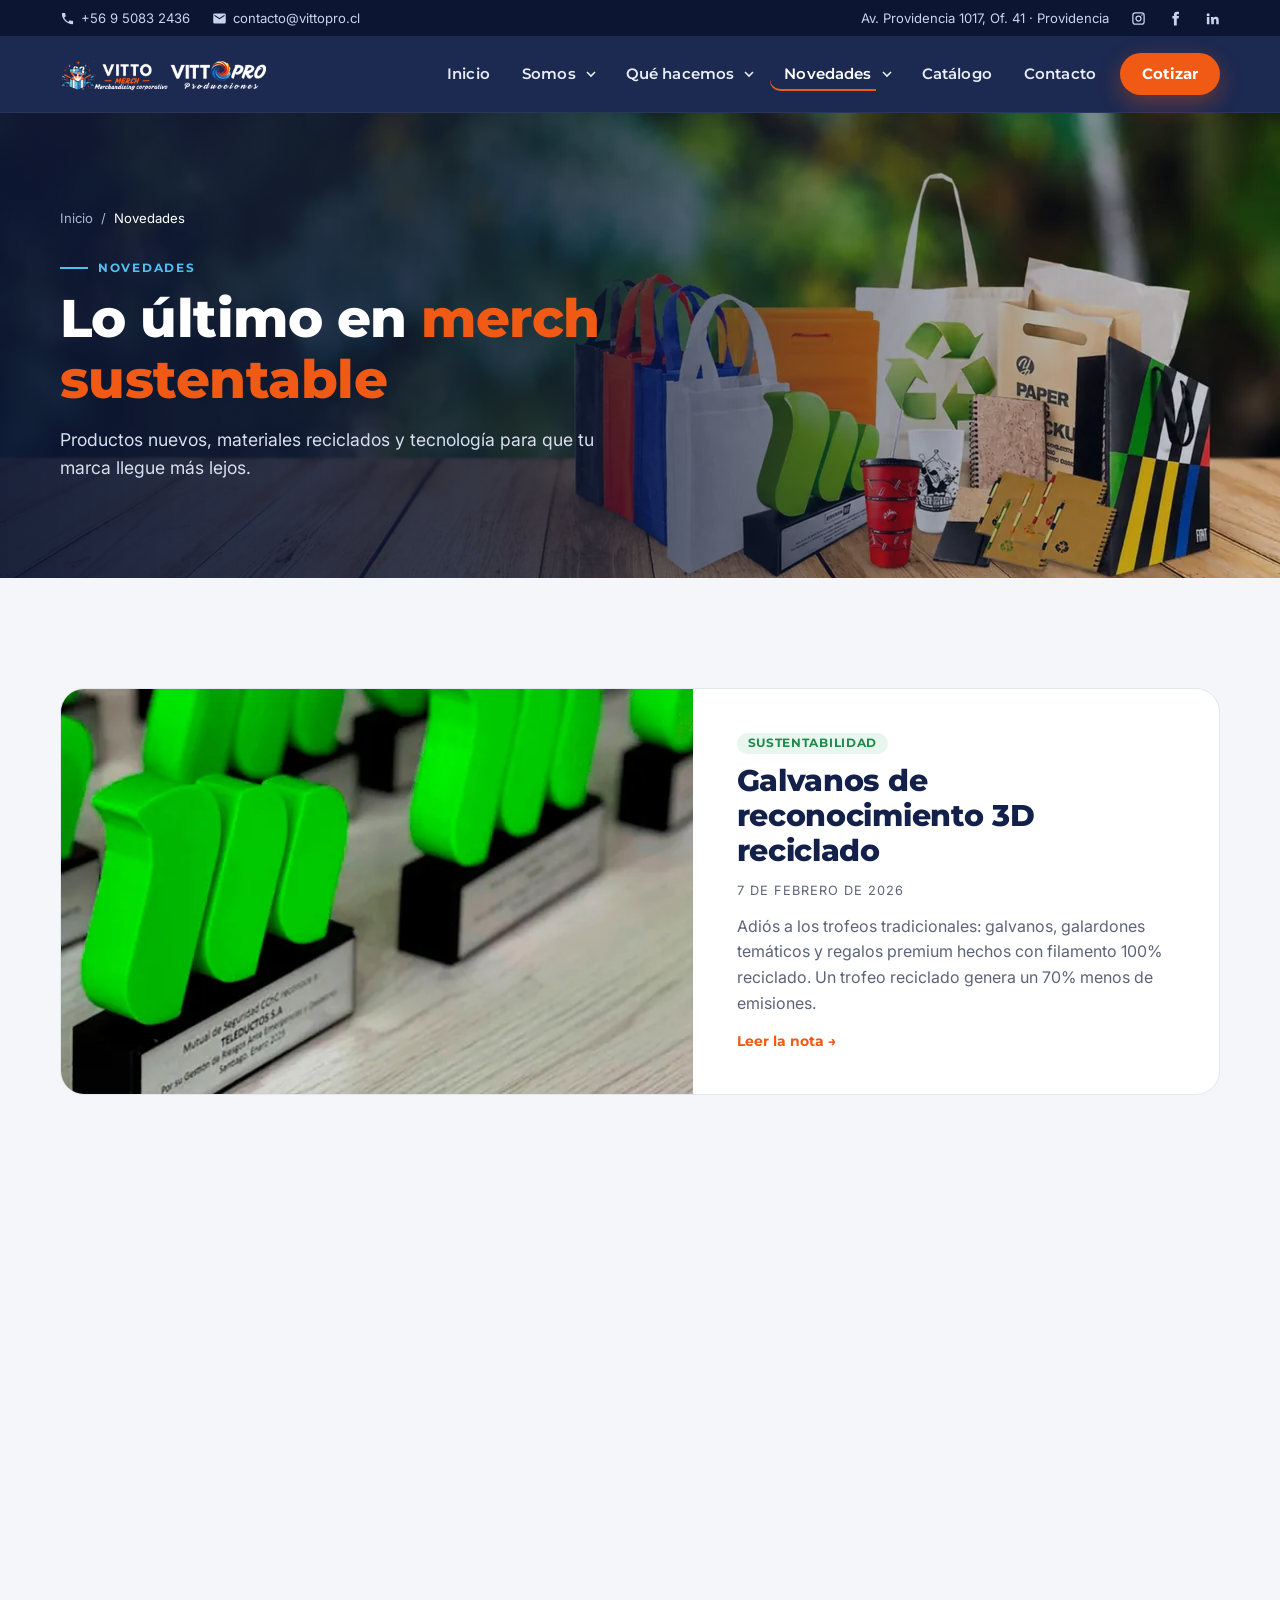
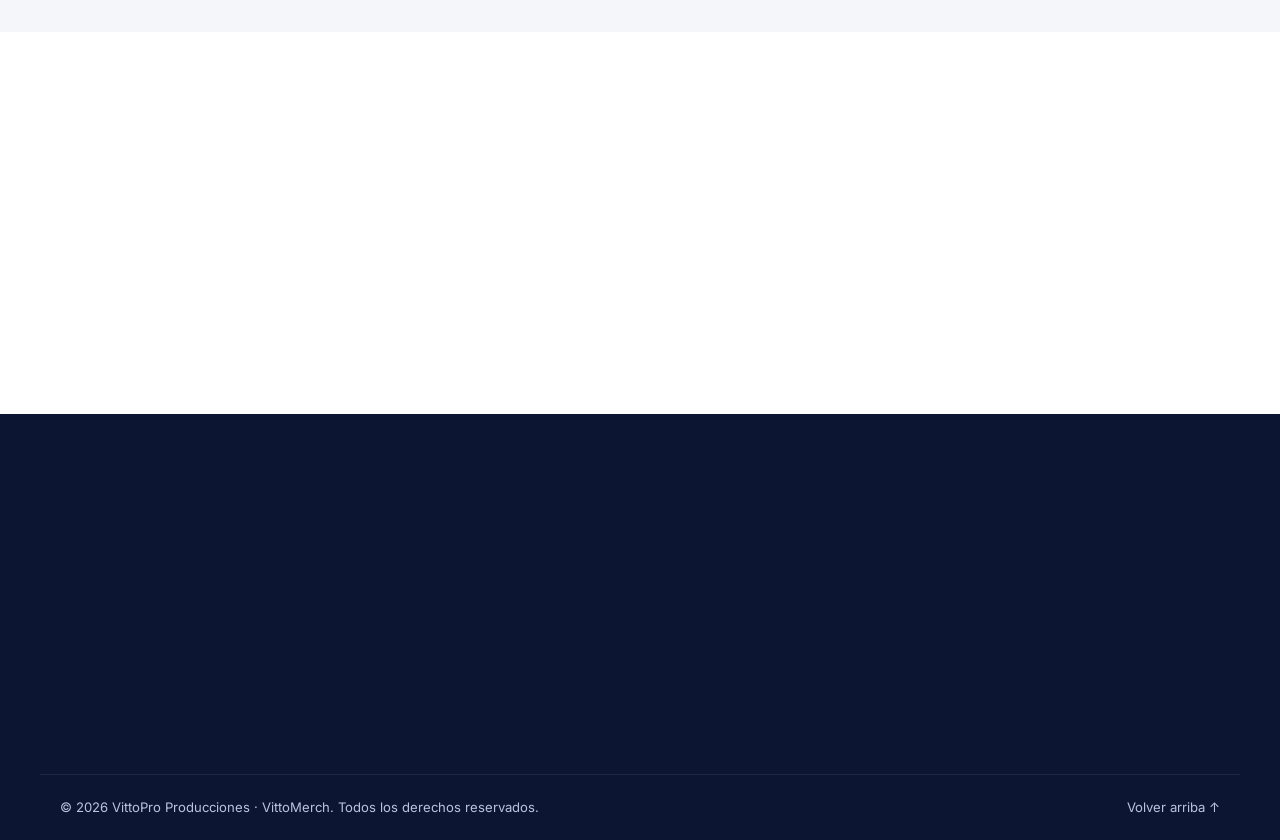
<file: blog.html>
<!doctype html>
<html lang="es-CL">
<head>
<meta charset="utf-8">
<meta name="viewport" content="width=device-width, initial-scale=1">
<title>Novedades | Merch sustentable y regalos corporativos | VittoPro</title>
<meta name="description" content="Lo último de VittoMerch: pines NFC sustentables, galvanos y llaveros impresos en 3D con material reciclado y bolsas de comercio compostables.">
<link rel="canonical" href="https://vittopro.cl/wp/blog/">
<meta name="robots" content="noindex,nofollow">
<meta name="theme-color" content="#13214a">

<meta property="og:type" content="website">
<meta property="og:locale" content="es_CL">
<meta property="og:site_name" content="VittoPro · VittoMerch">
<meta property="og:title" content="Novedades de VittoMerch: merch sustentable e impresión 3D reciclada">
<meta property="og:description" content="Lo último de VittoMerch: pines NFC sustentables, galvanos y llaveros impresos en 3D con material reciclado y bolsas de comercio compostables.">
<meta property="og:url" content="https://vittopro.cl/wp/blog/">
<meta property="og:image" content="https://vittopro.cl/wp/img/og-vittopro.jpg">
<meta property="og:image:width" content="1200">
<meta property="og:image:height" content="630">
<meta name="twitter:card" content="summary_large_image">

<link rel="icon" type="image/png" sizes="32x32" href="img/favicon-32.png">
<link rel="apple-touch-icon" href="img/apple-touch-icon.png">
<link rel="preconnect" href="https://fonts.googleapis.com">
<link rel="preconnect" href="https://fonts.gstatic.com" crossorigin>
<link href="https://fonts.googleapis.com/css2?family=Inter:wght@400;500;600&family=Montserrat:wght@600;700;800&display=swap" rel="stylesheet">
<link rel="stylesheet" href="css/vittopro.css?v=20261120b">
<script type="application/ld+json">{"@context":"https://schema.org","@type":"BreadcrumbList","itemListElement":[{"@type":"ListItem","position":1,"name":"Inicio","item":"https://vittopro.cl/wp/"},{"@type":"ListItem","position":2,"name":"Novedades","item":"https://vittopro.cl/wp/blog/"}]}</script>
</head>
<body>
<a class="salto" href="#contenido">Saltar al contenido</a>

<header class="header" id="header">
  <div class="barra-sup">
    <div class="envoltura">
      <div class="datos">
        <a href="https://wa.me/56950832436"><svg viewBox="0 0 24 24" aria-hidden="true"><path d="M6.6 10.8a15.1 15.1 0 0 0 6.6 6.6l2.2-2.2c.3-.3.7-.4 1-.2 1.1.4 2.3.6 3.6.6.6 0 1 .4 1 1V20c0 .6-.4 1-1 1A17 17 0 0 1 3 4c0-.6.4-1 1-1h3.5c.6 0 1 .4 1 1 0 1.2.2 2.4.6 3.6.1.3 0 .7-.2 1z"/></svg>+56 9 5083 2436</a>
        <a href="mailto:contacto@vittopro.cl"><svg viewBox="0 0 24 24" aria-hidden="true"><path d="M20 4H4a2 2 0 0 0-2 2v12a2 2 0 0 0 2 2h16a2 2 0 0 0 2-2V6a2 2 0 0 0-2-2zm0 4-8 5-8-5V6l8 5 8-5z"/></svg>contacto@vittopro.cl</a>
      </div>
      <div class="redes">
        <span>Av. Providencia 1017, Of. 41 · Providencia</span>
        <a href="https://www.instagram.com/vittomerch/" aria-label="Instagram de VittoMerch"><svg viewBox="0 0 24 24" aria-hidden="true"><path fill-rule="evenodd" d="M7 2h10a5 5 0 0 1 5 5v10a5 5 0 0 1-5 5H7a5 5 0 0 1-5-5V7a5 5 0 0 1 5-5zM7 4a3 3 0 0 0-3 3v10a3 3 0 0 0 3 3h10a3 3 0 0 0 3-3V7a3 3 0 0 0-3-3zM12 7a5 5 0 1 1 0 10a5 5 0 0 1 0-10zM12 9a3 3 0 1 0 0 6a3 3 0 0 0 0-6zM17.5 5.3a1.2 1.2 0 1 1 0 2.4a1.2 1.2 0 0 1 0-2.4z"/></svg></a>
        <a href="https://www.facebook.com/vittomerch" aria-label="Facebook de VittoMerch"><svg viewBox="0 0 24 24" aria-hidden="true"><path d="M14 8V6c0-.9.6-1 1-1h2.5V1H14c-3.4 0-4.5 2.4-4.5 5v2H7v4h2.5v11h4.5V12h3l.5-4z"/></svg></a>
        <a href="https://www.linkedin.com/company/vittomerch/" aria-label="LinkedIn de VittoMerch"><svg viewBox="0 0 24 24" aria-hidden="true"><path d="M4.98 3.5a2.5 2.5 0 1 1 0 5 2.5 2.5 0 0 1 0-5zM3 9.5h4V21H3zM9.5 9.5h3.8v1.6h.1c.5-1 1.8-2 3.8-2 4 0 4.8 2.6 4.8 6V21h-4v-5.3c0-1.3 0-2.9-1.8-2.9s-2 1.4-2 2.8V21h-4z"/></svg></a>
      </div>
    </div>
  </div>
  <nav class="nav" aria-label="Principal">
    <div class="envoltura">
      <a class="marca" href="index.html" aria-label="VittoPro, ir al inicio">
        <img src="img/logo-vittopro-blanco.png" width="309" height="81" alt="VittoMerch y VittoPro Producciones">
      </a>
      <button class="hamburguesa" id="hamburguesa" aria-expanded="false" aria-controls="menu-panel" aria-label="Abrir menú"><span></span></button>
      <div class="menu-panel" id="menu-panel">
        <ul class="menu">
          <li><a href="index.html">Inicio</a></li>
          <li class="con-sub">
            <a class="padre" href="empresa.html">Somos</a>
            <button type="button" class="abre" aria-expanded="false" aria-controls="sub-somos" aria-label="Ver opciones de Somos"><svg class="flecha" viewBox="0 0 10 6" aria-hidden="true"><path d="M1 1l4 4 4-4" fill="none" stroke="currentColor" stroke-width="1.6"/></svg></button>
            <div class="desplegable" id="sub-somos">
              <a href="empresa.html">Quiénes somos<small>10 años en merchandising y eventos</small></a>
              <a href="empresa.html#sostenibilidad">Sostenibilidad<small>Materiales reciclados y ecológicos</small></a>
              <a href="empresa.html#clientes">Clientes<small>Marcas que confían en nosotros</small></a>
            </div>
          </li>
          <li class="con-sub">
            <a class="padre" href="servicios.html">Qué hacemos</a>
            <button type="button" class="abre" aria-expanded="false" aria-controls="sub-servicios" aria-label="Ver opciones de Qué hacemos"><svg class="flecha" viewBox="0 0 10 6" aria-hidden="true"><path d="M1 1l4 4 4-4" fill="none" stroke="currentColor" stroke-width="1.6"/></svg></button>
            <div class="desplegable mega" id="sub-servicios">
              <div>
                <h4>VittoMerch</h4>
                <a href="servicios.html#categorias">Regalos corporativos<small>12 líneas de productos</small></a>
                <a href="servicios.html#sustentable">Merch sustentable<small>Compostable y reciclado</small></a>
                <a href="pin-personalizados-premium.html">Pines y chapitas NFC<small>Tu marca a un toque</small></a>
                <a href="premios-de-reconocimiento.html">Galvanos y premios 3D<small>Impresión 3D reciclada</small></a>
                <a href="servicios.html#tecnicas">Técnicas de personalización<small>Bordado, láser, serigrafía y más</small></a>
              </div>
              <div>
                <h4>VittoPro Producciones</h4>
                <a href="servicios.html#producciones">Eventos corporativos<small>Producción integral</small></a>
                <a href="servicios.html#producciones">Activaciones de marca<small>BTL y experiencias</small></a>
                <a href="servicios.html#producciones">Lanzamientos y ferias<small>Stands, montaje y staff</small></a>
                <a href="servicios.html#galeria">Galería de eventos<small>Algunos de nuestros montajes</small></a>
              </div>
              <div class="mega-destacado">
                <div>
                  <strong>Catálogo VittoMerch 2026</strong>
                  <p>Más de 250 páginas de productos.</p>
                </div>
                <a class="boton boton-naranjo" href="catalogo.html">Ver catálogo</a>
                <img src="img/prod-03.webp" width="400" height="400" alt="" loading="lazy">
              </div>
            </div>
          </li>
          <li class="con-sub actual">
            <a class="padre" href="blog.html" aria-current="page">Novedades</a>
            <button type="button" class="abre" aria-expanded="false" aria-controls="sub-novedades" aria-label="Ver opciones de Novedades"><svg class="flecha" viewBox="0 0 10 6" aria-hidden="true"><path d="M1 1l4 4 4-4" fill="none" stroke="currentColor" stroke-width="1.6"/></svg></button>
            <div class="desplegable" id="sub-novedades">
              <a href="premios-de-reconocimiento.html">Galvanos 3D reciclados<small>Febrero 2026</small></a>
              <a href="llaveros-personalizados.html">Llaveros personalizados<small>Febrero 2026</small></a>
              <a href="bolsa-de-comercio-ecologicas.html">Bolsas de comercio ecológicas<small>Enero 2026</small></a>
              <a href="pin-personalizados-premium.html">Pines NFC sustentables<small>Enero 2026</small></a>
              <a href="blog.html"><strong>Ver todas las novedades →</strong></a>
            </div>
          </li>
          <li><a href="catalogo.html">Catálogo</a></li>
          <li><a href="contacto.html">Contacto</a></li>
        </ul>
        <a class="boton boton-naranjo cta" href="contacto.html#cotizar">Cotizar</a>
        <a class="boton boton-naranjo cta-movil" href="contacto.html#cotizar">Cotizar ahora</a>
      </div>
    </div>
  </nav>
</header>

<main id="contenido">
<section class="cabecera">
  <img src="img/hero-sustentable-1920.webp" srcset="img/hero-sustentable-1280.webp 1280w, img/hero-sustentable-1920.webp 1920w" sizes="100vw" width="1920" height="1165" alt="" fetchpriority="high">
  <div class="envoltura">
    <div class="cabecera-texto">
      <nav class="migas" aria-label="Estás en"><a href="index.html">Inicio</a><span aria-hidden="true">/</span><span aria-current="page">Novedades</span></nav>
      <span class="antetitulo">Novedades</span>
      <h1>Lo último en <em>merch sustentable</em></h1>
      <p>Productos nuevos, materiales reciclados y tecnología para que tu marca llegue más lejos.</p>
    </div>
  </div>
</section>

<section class="seccion fondo-2">
  <div class="envoltura">
    <a class="nota-grande aparece" href="premios-de-reconocimiento.html">
      <figure><img src="img/nov-galvanos.webp" width="811" height="375" alt="Galvanos de reconocimiento impresos en 3D con material reciclado" loading="lazy"></figure>
      <div>
        <span class="etiqueta-cat">Sustentabilidad</span>
        <h2>Galvanos de reconocimiento 3D reciclado</h2>
        <time datetime="2026-02-07">7 de febrero de 2026</time>
        <p style="margin-top:12px">Adiós a los trofeos tradicionales: galvanos, galardones temáticos y regalos premium hechos con filamento 100% reciclado. Un trofeo reciclado genera un 70% menos de emisiones.</p>
        <span class="mas">Leer la nota →</span>
      </div>
    </a>
    <div class="novedades n3">
      <a class="nota aparece" href="llaveros-personalizados.html">
        <figure><img src="img/nov-llaveros.webp" width="600" height="467" alt="Llaveros personalizados impresos en 3D" loading="lazy"></figure>
        <div><time datetime="2026-02-03">3 feb 2026</time><h3>Llaveros personalizados</h3><p>Hechos con material 100% reciclado en impresión 3D.</p><span class="mas">Leer más →</span></div>
      </a>
      <a class="nota aparece" data-retraso="1" href="bolsa-de-comercio-ecologicas.html">
        <figure><img src="img/nov-bolsas.webp" width="659" height="463" alt="Bolsas de comercio ecológicas" loading="lazy"></figure>
        <div><time datetime="2026-01-25">25 ene 2026</time><h3>Bolsas de comercio ecológicas</h3><p>Para envíos, 100% compostables y con tu diseño.</p><span class="mas">Leer más →</span></div>
      </a>
      <a class="nota aparece" data-retraso="2" href="pin-personalizados-premium.html">
        <figure><img src="img/nov-pines-nfc.webp" width="811" height="375" alt="Pines sustentables con tecnología NFC" loading="lazy"></figure>
        <div><time datetime="2026-01-10">10 ene 2026</time><h3>Pines sustentables con NFC</h3><p>Tu marca a un solo toque: pines, llaveros y tarjetas en 3D reciclado.</p><span class="mas">Leer más →</span></div>
      </a>
    </div>
  </div>
</section>

<section class="seccion" style="padding-bottom:0">
  <div class="envoltura">
    <div class="franja aparece">
      <div class="brillo" aria-hidden="true"></div>
      <div>
        <h2>¿Quieres algo así con tu marca?</h2>
        <p>Te ayudamos a elegir el producto y la técnica, y te enviamos la cotización.</p>
      </div>
      <div class="acciones">
        <a class="boton boton-naranjo" href="contacto.html#cotizar">Cotizar <svg viewBox="0 0 24 24" fill="none" stroke="currentColor" stroke-width="2.2" aria-hidden="true"><path d="M5 12h14M13 6l6 6-6 6"/></svg></a>
        <a class="boton boton-borde" href="servicios.html#sustentable">Ver merch sustentable</a>
      </div>
    </div>
  </div>
</section>
</main>

<footer class="footer">
  <div class="envoltura footer-grid aparece escalonado">
    <div>
      <img src="img/logo-vittopro-blanco.png" width="309" height="81" alt="VittoMerch y VittoPro Producciones" loading="lazy">
      <p>Variedad en regalos corporativos, merchandising publicitario y producciones especiales para empresas.</p>
      <div class="redes-pie">
        <a href="https://www.instagram.com/vittomerch/" aria-label="Instagram"><svg viewBox="0 0 24 24" aria-hidden="true"><path fill-rule="evenodd" d="M7 2h10a5 5 0 0 1 5 5v10a5 5 0 0 1-5 5H7a5 5 0 0 1-5-5V7a5 5 0 0 1 5-5zM7 4a3 3 0 0 0-3 3v10a3 3 0 0 0 3 3h10a3 3 0 0 0 3-3V7a3 3 0 0 0-3-3zM12 7a5 5 0 1 1 0 10a5 5 0 0 1 0-10zM12 9a3 3 0 1 0 0 6a3 3 0 0 0 0-6zM17.5 5.3a1.2 1.2 0 1 1 0 2.4a1.2 1.2 0 0 1 0-2.4z"/></svg></a>
        <a href="https://www.facebook.com/vittomerch" aria-label="Facebook"><svg viewBox="0 0 24 24" aria-hidden="true"><path d="M14 8V6c0-.9.6-1 1-1h2.5V1H14c-3.4 0-4.5 2.4-4.5 5v2H7v4h2.5v11h4.5V12h3l.5-4z"/></svg></a>
        <a href="https://www.linkedin.com/company/vittomerch/" aria-label="LinkedIn"><svg viewBox="0 0 24 24" aria-hidden="true"><path d="M4.98 3.5a2.5 2.5 0 1 1 0 5 2.5 2.5 0 0 1 0-5zM3 9.5h4V21H3zM9.5 9.5h3.8v1.6h.1c.5-1 1.8-2 3.8-2 4 0 4.8 2.6 4.8 6V21h-4v-5.3c0-1.3 0-2.9-1.8-2.9s-2 1.4-2 2.8V21h-4z"/></svg></a>
      </div>
    </div>
    <div>
      <h4>Sitio</h4>
      <ul>
        <li><a href="index.html">Inicio</a></li>
        <li><a href="empresa.html">Somos</a></li>
        <li><a href="servicios.html">Qué hacemos</a></li>
        <li><a href="blog.html">Novedades</a></li>
        <li><a href="catalogo.html">Catálogo</a></li>
        <li><a href="contacto.html">Contacto</a></li>
      </ul>
    </div>
    <div>
      <h4>Servicios</h4>
      <ul>
        <li><a href="servicios.html#categorias">Regalos corporativos</a></li>
        <li><a href="servicios.html#sustentable">Merch sustentable</a></li>
        <li><a href="pin-personalizados-premium.html">Pines NFC</a></li>
        <li><a href="premios-de-reconocimiento.html">Galvanos 3D</a></li>
        <li><a href="servicios.html#producciones">Producción de eventos</a></li>
      </ul>
    </div>
    <div>
      <h4>Contáctanos</h4>
      <ul>
        <li><a href="https://wa.me/56950832436">+56 9 5083 2436</a></li>
        <li><a href="mailto:contacto@vittopro.cl">contacto@vittopro.cl</a></li>
        <li>Av. Providencia 1017, Of. 41, Providencia, Santiago, Región Metropolitana</li>
      </ul>
    </div>
  </div>
  <div class="envoltura legal">
    <span>© <span id="anio">2026</span> VittoPro Producciones · VittoMerch. Todos los derechos reservados.</span>
    <a href="#contenido">Volver arriba ↑</a>
  </div>
</footer>

<a class="wsp" href="https://wa.me/56950832436?text=Hola%20VittoPro%2C%20quiero%20cotizar" aria-label="Escríbenos por WhatsApp"><svg viewBox="0 0 24 24" aria-hidden="true"><path d="M12 2a10 10 0 0 0-8.6 15.1L2 22l5-1.3A10 10 0 1 0 12 2zm5.6 14.1c-.2.7-1.4 1.3-2 1.4-.5 0-1.1.1-3.6-.9-3-1.2-4.9-4.3-5-4.5-.2-.2-1.2-1.6-1.2-3s.8-2.2 1-2.5c.3-.3.6-.4.8-.4h.6c.2 0 .4 0 .6.5l.9 2.1c.1.2.1.4 0 .6l-.4.6-.4.5c-.1.2-.3.3-.1.6.2.3.8 1.4 1.8 2.2 1.2 1.1 2.3 1.4 2.6 1.6.3.1.5.1.7-.1l1-1.2c.2-.3.4-.2.7-.1l2 1c.3.1.5.2.6.3.1.2.1.8-.1 1.4z"/></svg></a>

<script src="js/vittopro.js?v=20261120b"></script>
</body>
</html>
</file>
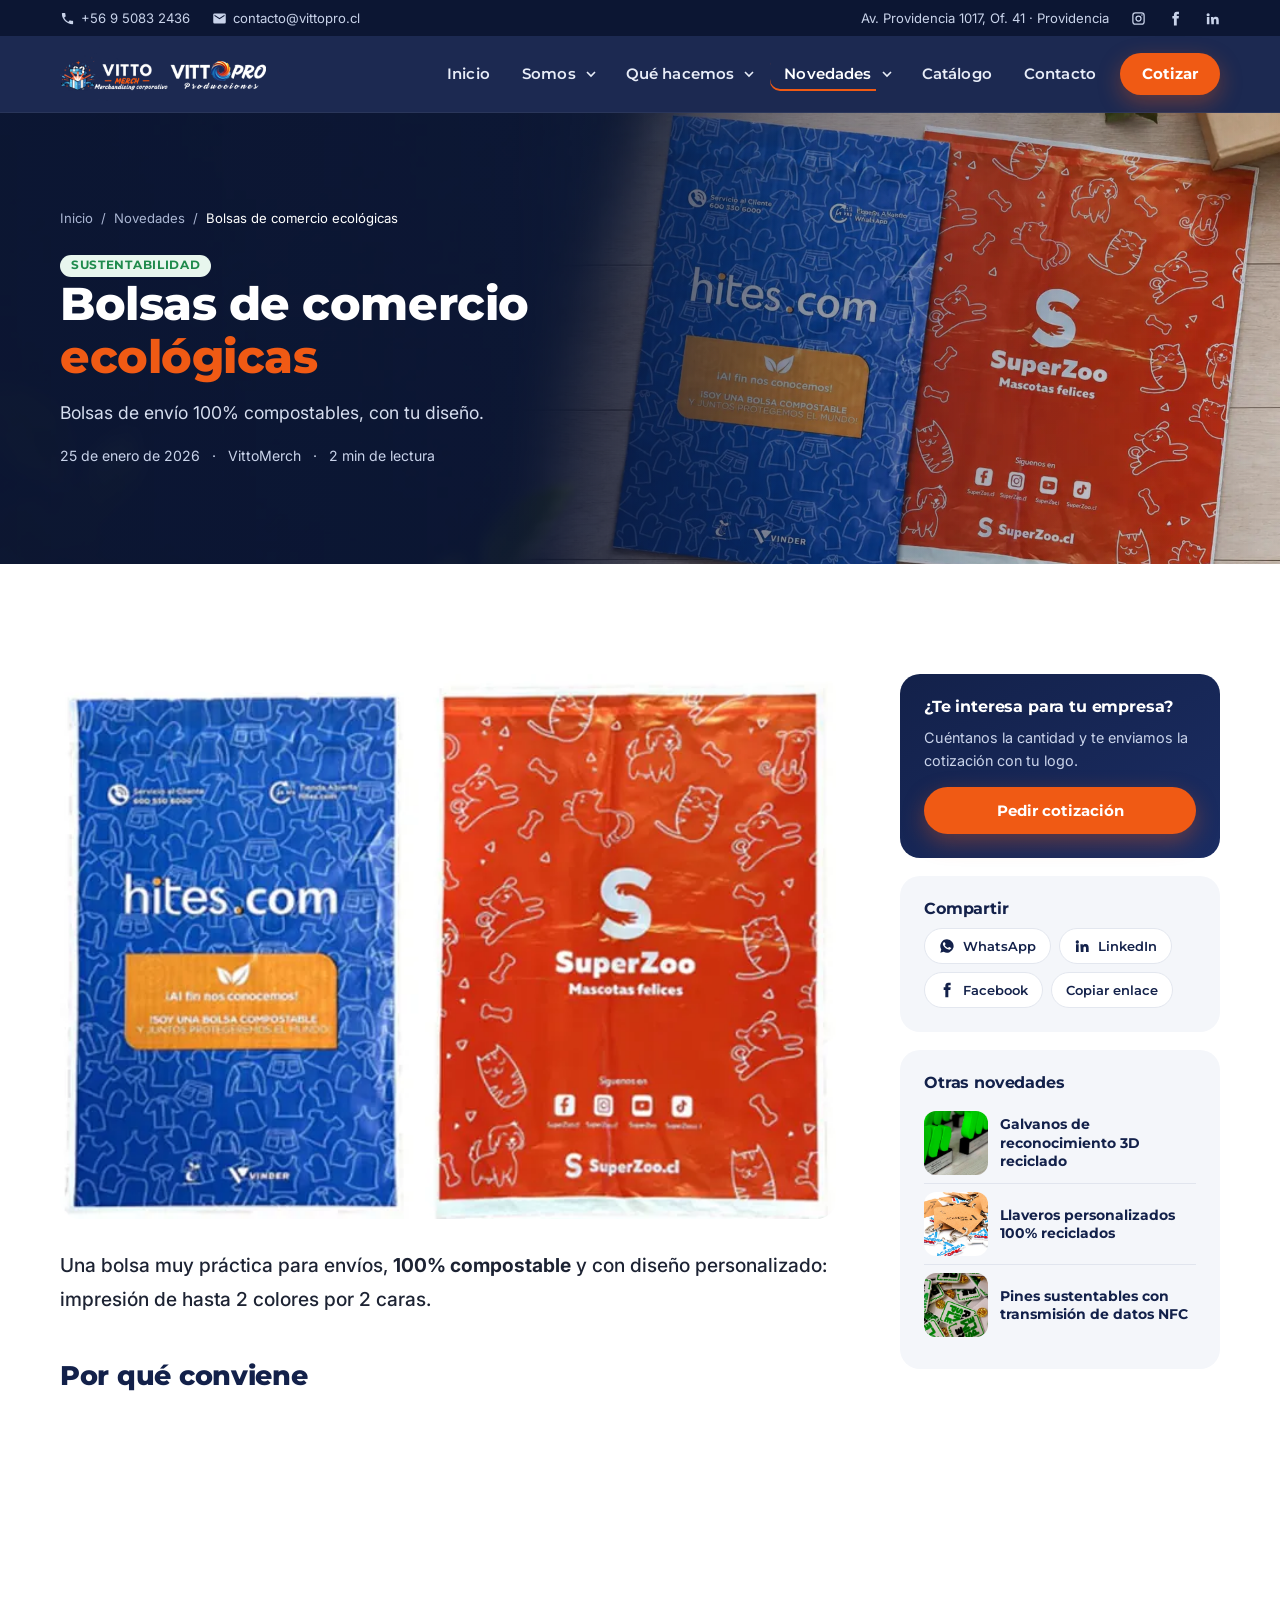
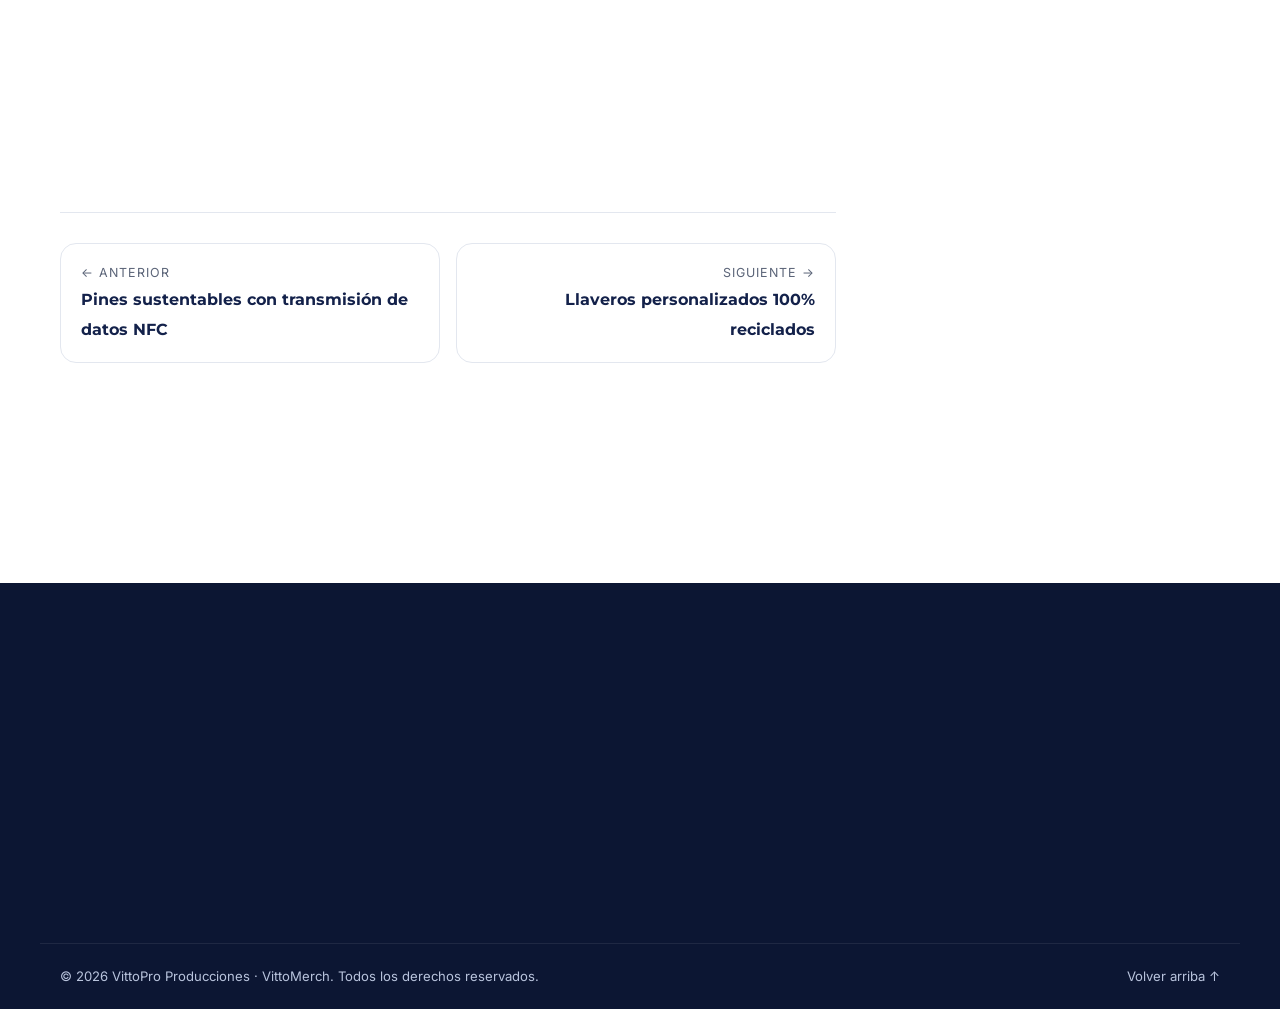
<file: bolsa-de-comercio-ecologicas.html>
<!doctype html>
<html lang="es-CL">
<head>
<meta charset="utf-8">
<meta name="viewport" content="width=device-width, initial-scale=1">
<title>Bolsas de comercio ecológicas y compostables | VittoMerch</title>
<meta name="description" content="Bolsas de envío 100% compostables con tu diseño, impresas hasta 2 colores por 2 caras. Resistentes al agua, aceite y grasas, con certificación TÜV Austria, EN 13432 y ASTM D6400.">
<link rel="canonical" href="https://vittopro.cl/wp/bolsa-de-comercio-ecologicas/">
<meta name="robots" content="noindex,nofollow">
<meta name="theme-color" content="#13214a">

<meta property="og:type" content="article">
<meta property="og:locale" content="es_CL">
<meta property="og:site_name" content="VittoPro · VittoMerch">
<meta property="og:title" content="Bolsas de envío 100% compostables con tu diseño">
<meta property="og:description" content="Bolsas de envío 100% compostables con tu diseño, impresas hasta 2 colores por 2 caras. Resistentes al agua, aceite y grasas, con certificación TÜV Austria, EN 13432 y ASTM D6400.">
<meta property="og:url" content="https://vittopro.cl/wp/bolsa-de-comercio-ecologicas/">
<meta property="og:image" content="https://vittopro.cl/wp/img/nov-bolsas.webp">
<meta name="twitter:card" content="summary_large_image">

<link rel="icon" type="image/png" sizes="32x32" href="img/favicon-32.png">
<link rel="apple-touch-icon" href="img/apple-touch-icon.png">
<link rel="preconnect" href="https://fonts.googleapis.com">
<link rel="preconnect" href="https://fonts.gstatic.com" crossorigin>
<link href="https://fonts.googleapis.com/css2?family=Inter:wght@400;500;600&family=Montserrat:wght@600;700;800&display=swap" rel="stylesheet">
<link rel="stylesheet" href="css/vittopro.css?v=20261120b">
<script type="application/ld+json">{"@context":"https://schema.org","@type":"BlogPosting","headline":"Bolsas de comercio ecológicas","datePublished":"2026-01-25","image":"https://vittopro.cl/wp/img/nov-bolsas.webp","inLanguage":"es-CL","author":{"@type":"Organization","name":"VittoMerch"},"publisher":{"@type":"Organization","name":"VittoPro Producciones","logo":{"@type":"ImageObject","url":"https://vittopro.cl/wp/img/logo-vittopro-blanco.png"}},"mainEntityOfPage":"https://vittopro.cl/wp/bolsa-de-comercio-ecologicas/"}</script>

<script type="application/ld+json">{"@context":"https://schema.org","@type":"BreadcrumbList","itemListElement":[{"@type":"ListItem","position":1,"name":"Inicio","item":"https://vittopro.cl/wp/"},{"@type":"ListItem","position":2,"name":"Novedades","item":"https://vittopro.cl/wp/blog/"},{"@type":"ListItem","position":3,"name":"Bolsas de comercio ecológicas","item":"https://vittopro.cl/wp/bolsa-de-comercio-ecologicas/"}]}</script>
</head>
<body>
<a class="salto" href="#contenido">Saltar al contenido</a>

<header class="header" id="header">
  <div class="barra-sup">
    <div class="envoltura">
      <div class="datos">
        <a href="https://wa.me/56950832436"><svg viewBox="0 0 24 24" aria-hidden="true"><path d="M6.6 10.8a15.1 15.1 0 0 0 6.6 6.6l2.2-2.2c.3-.3.7-.4 1-.2 1.1.4 2.3.6 3.6.6.6 0 1 .4 1 1V20c0 .6-.4 1-1 1A17 17 0 0 1 3 4c0-.6.4-1 1-1h3.5c.6 0 1 .4 1 1 0 1.2.2 2.4.6 3.6.1.3 0 .7-.2 1z"/></svg>+56 9 5083 2436</a>
        <a href="mailto:contacto@vittopro.cl"><svg viewBox="0 0 24 24" aria-hidden="true"><path d="M20 4H4a2 2 0 0 0-2 2v12a2 2 0 0 0 2 2h16a2 2 0 0 0 2-2V6a2 2 0 0 0-2-2zm0 4-8 5-8-5V6l8 5 8-5z"/></svg>contacto@vittopro.cl</a>
      </div>
      <div class="redes">
        <span>Av. Providencia 1017, Of. 41 · Providencia</span>
        <a href="https://www.instagram.com/vittomerch/" aria-label="Instagram de VittoMerch"><svg viewBox="0 0 24 24" aria-hidden="true"><path fill-rule="evenodd" d="M7 2h10a5 5 0 0 1 5 5v10a5 5 0 0 1-5 5H7a5 5 0 0 1-5-5V7a5 5 0 0 1 5-5zM7 4a3 3 0 0 0-3 3v10a3 3 0 0 0 3 3h10a3 3 0 0 0 3-3V7a3 3 0 0 0-3-3zM12 7a5 5 0 1 1 0 10a5 5 0 0 1 0-10zM12 9a3 3 0 1 0 0 6a3 3 0 0 0 0-6zM17.5 5.3a1.2 1.2 0 1 1 0 2.4a1.2 1.2 0 0 1 0-2.4z"/></svg></a>
        <a href="https://www.facebook.com/vittomerch" aria-label="Facebook de VittoMerch"><svg viewBox="0 0 24 24" aria-hidden="true"><path d="M14 8V6c0-.9.6-1 1-1h2.5V1H14c-3.4 0-4.5 2.4-4.5 5v2H7v4h2.5v11h4.5V12h3l.5-4z"/></svg></a>
        <a href="https://www.linkedin.com/company/vittomerch/" aria-label="LinkedIn de VittoMerch"><svg viewBox="0 0 24 24" aria-hidden="true"><path d="M4.98 3.5a2.5 2.5 0 1 1 0 5 2.5 2.5 0 0 1 0-5zM3 9.5h4V21H3zM9.5 9.5h3.8v1.6h.1c.5-1 1.8-2 3.8-2 4 0 4.8 2.6 4.8 6V21h-4v-5.3c0-1.3 0-2.9-1.8-2.9s-2 1.4-2 2.8V21h-4z"/></svg></a>
      </div>
    </div>
  </div>
  <nav class="nav" aria-label="Principal">
    <div class="envoltura">
      <a class="marca" href="index.html" aria-label="VittoPro, ir al inicio">
        <img src="img/logo-vittopro-blanco.png" width="309" height="81" alt="VittoMerch y VittoPro Producciones">
      </a>
      <button class="hamburguesa" id="hamburguesa" aria-expanded="false" aria-controls="menu-panel" aria-label="Abrir menú"><span></span></button>
      <div class="menu-panel" id="menu-panel">
        <ul class="menu">
          <li><a href="index.html">Inicio</a></li>
          <li class="con-sub">
            <a class="padre" href="empresa.html">Somos</a>
            <button type="button" class="abre" aria-expanded="false" aria-controls="sub-somos" aria-label="Ver opciones de Somos"><svg class="flecha" viewBox="0 0 10 6" aria-hidden="true"><path d="M1 1l4 4 4-4" fill="none" stroke="currentColor" stroke-width="1.6"/></svg></button>
            <div class="desplegable" id="sub-somos">
              <a href="empresa.html">Quiénes somos<small>10 años en merchandising y eventos</small></a>
              <a href="empresa.html#sostenibilidad">Sostenibilidad<small>Materiales reciclados y ecológicos</small></a>
              <a href="empresa.html#clientes">Clientes<small>Marcas que confían en nosotros</small></a>
            </div>
          </li>
          <li class="con-sub">
            <a class="padre" href="servicios.html">Qué hacemos</a>
            <button type="button" class="abre" aria-expanded="false" aria-controls="sub-servicios" aria-label="Ver opciones de Qué hacemos"><svg class="flecha" viewBox="0 0 10 6" aria-hidden="true"><path d="M1 1l4 4 4-4" fill="none" stroke="currentColor" stroke-width="1.6"/></svg></button>
            <div class="desplegable mega" id="sub-servicios">
              <div>
                <h4>VittoMerch</h4>
                <a href="servicios.html#categorias">Regalos corporativos<small>12 líneas de productos</small></a>
                <a href="servicios.html#sustentable">Merch sustentable<small>Compostable y reciclado</small></a>
                <a href="pin-personalizados-premium.html">Pines y chapitas NFC<small>Tu marca a un toque</small></a>
                <a href="premios-de-reconocimiento.html">Galvanos y premios 3D<small>Impresión 3D reciclada</small></a>
                <a href="servicios.html#tecnicas">Técnicas de personalización<small>Bordado, láser, serigrafía y más</small></a>
              </div>
              <div>
                <h4>VittoPro Producciones</h4>
                <a href="servicios.html#producciones">Eventos corporativos<small>Producción integral</small></a>
                <a href="servicios.html#producciones">Activaciones de marca<small>BTL y experiencias</small></a>
                <a href="servicios.html#producciones">Lanzamientos y ferias<small>Stands, montaje y staff</small></a>
                <a href="servicios.html#galeria">Galería de eventos<small>Algunos de nuestros montajes</small></a>
              </div>
              <div class="mega-destacado">
                <div>
                  <strong>Catálogo VittoMerch 2026</strong>
                  <p>Más de 250 páginas de productos.</p>
                </div>
                <a class="boton boton-naranjo" href="catalogo.html">Ver catálogo</a>
                <img src="img/prod-03.webp" width="400" height="400" alt="" loading="lazy">
              </div>
            </div>
          </li>
          <li class="con-sub actual">
            <a class="padre" href="blog.html" aria-current="page">Novedades</a>
            <button type="button" class="abre" aria-expanded="false" aria-controls="sub-novedades" aria-label="Ver opciones de Novedades"><svg class="flecha" viewBox="0 0 10 6" aria-hidden="true"><path d="M1 1l4 4 4-4" fill="none" stroke="currentColor" stroke-width="1.6"/></svg></button>
            <div class="desplegable" id="sub-novedades">
              <a href="premios-de-reconocimiento.html">Galvanos 3D reciclados<small>Febrero 2026</small></a>
              <a href="llaveros-personalizados.html">Llaveros personalizados<small>Febrero 2026</small></a>
              <a href="bolsa-de-comercio-ecologicas.html">Bolsas de comercio ecológicas<small>Enero 2026</small></a>
              <a href="pin-personalizados-premium.html">Pines NFC sustentables<small>Enero 2026</small></a>
              <a href="blog.html"><strong>Ver todas las novedades →</strong></a>
            </div>
          </li>
          <li><a href="catalogo.html">Catálogo</a></li>
          <li><a href="contacto.html">Contacto</a></li>
        </ul>
        <a class="boton boton-naranjo cta" href="contacto.html#cotizar">Cotizar</a>
        <a class="boton boton-naranjo cta-movil" href="contacto.html#cotizar">Cotizar ahora</a>
      </div>
    </div>
  </nav>
</header>

<main id="contenido">
<section class="cabecera cabecera-nota">
  <img src="img/cab-nota-bolsas-1920.webp" srcset="img/cab-nota-bolsas-1000.webp 1000w, img/cab-nota-bolsas-1920.webp 1920w" sizes="100vw" width="1920" height="960" alt="" fetchpriority="high">
  <div class="envoltura">
    <div class="cabecera-texto">
      <nav class="migas" aria-label="Estás en"><a href="index.html">Inicio</a><span aria-hidden="true">/</span><a href="blog.html">Novedades</a><span aria-hidden="true">/</span><span aria-current="page">Bolsas de comercio ecológicas</span></nav>
      <span class="etiqueta-cat">Sustentabilidad</span>
      <h1>Bolsas de comercio <em>ecológicas</em></h1>
      <p>Bolsas de envío 100% compostables, con tu diseño.</p>
      <div class="meta-nota"><time datetime="2026-01-25">25 de enero de 2026</time><span aria-hidden="true">·</span><span>VittoMerch</span><span aria-hidden="true">·</span><span>2 min de lectura</span></div>
    </div>
  </div>
</section>

<section class="seccion">
  <div class="envoltura articulo">
    <article class="articulo-cuerpo">
      <figure class="aparece" data-anim="zoom"><img src="img/nov-bolsas.webp" width="659" height="463" alt="Bolsas de comercio ecológicas con diseño personalizado"></figure>
      <p>Una bolsa muy práctica para envíos, <strong>100% compostable</strong> y con diseño personalizado: impresión de hasta 2 colores por 2 caras.</p>
      <h2>Por qué conviene</h2>
      <ul class="escalonado aparece">
        <li><span><strong>Ultra resistentes:</strong> el pegamento instantáneo e inviolable mantiene tus productos seguros y sellados hasta el destino final.</span></li>
        <li><span><strong>Livianas y compactas:</strong> perfectas para el e-commerce, porque usan poco espacio y duran muchísimo. Mil veces mejor que las cajas.</span></li>
        <li><span><strong>Resistentes al agua, al aceite y a las grasas.</strong></span></li>
        <li><span><strong>Con tu marca:</strong> hasta 2 colores, por las 2 caras.</span></li>
      </ul>
      <div class="destaque aparece">Certificadas: TÜV Austria, norma europea EN 13432 y norma americana ASTM D6400.<small>Las normas que definen cuándo un envase es compostable.</small></div>
      <nav class="nav-notas" aria-label="Más novedades">
        <a href="pin-personalizados-premium.html"><small>← Anterior</small><strong>Pines sustentables con transmisión de datos NFC</strong></a>
        <a class="sig" href="llaveros-personalizados.html"><small>Siguiente →</small><strong>Llaveros personalizados 100% reciclados</strong></a>
      </nav>
    </article>
    <aside class="lateral">
      <div class="caja-lat cotiza">
        <h3>¿Te interesa para tu empresa?</h3>
        <p>Cuéntanos la cantidad y te enviamos la cotización con tu logo.</p>
        <a class="boton boton-naranjo" href="contacto.html?producto=Bolsas%20compostables#cotizar">Pedir cotización</a>
      </div>
      <div class="caja-lat">
        <h3>Compartir</h3>
        <div class="compartir">
          <a href="https://wa.me/?text=Bolsas%20de%20comercio%20ecol%C3%B3gicas%20y%20compostables%20https%3A%2F%2Fvittopro.cl%2Fwp%2Fbolsa-de-comercio-ecologicas%2F" target="_blank" rel="noopener"><svg viewBox="0 0 24 24" aria-hidden="true"><path d="M12 2a10 10 0 0 0-8.6 15.1L2 22l5-1.3A10 10 0 1 0 12 2zm5.6 14.1c-.2.7-1.4 1.3-2 1.4-.5 0-1.1.1-3.6-.9-3-1.2-4.9-4.3-5-4.5-.2-.2-1.2-1.6-1.2-3s.8-2.2 1-2.5c.3-.3.6-.4.8-.4h.6c.2 0 .4 0 .6.5l.9 2.1c.1.2.1.4 0 .6l-.4.6-.4.5c-.1.2-.3.3-.1.6.2.3.8 1.4 1.8 2.2 1.2 1.1 2.3 1.4 2.6 1.6.3.1.5.1.7-.1l1-1.2c.2-.3.4-.2.7-.1l2 1c.3.1.5.2.6.3.1.2.1.8-.1 1.4z"/></svg>WhatsApp</a>
          <a href="https://www.linkedin.com/sharing/share-offsite/?url=https%3A%2F%2Fvittopro.cl%2Fwp%2Fbolsa-de-comercio-ecologicas%2F" target="_blank" rel="noopener"><svg viewBox="0 0 24 24" aria-hidden="true"><path d="M4.98 3.5a2.5 2.5 0 1 1 0 5 2.5 2.5 0 0 1 0-5zM3 9.5h4V21H3zM9.5 9.5h3.8v1.6h.1c.5-1 1.8-2 3.8-2 4 0 4.8 2.6 4.8 6V21h-4v-5.3c0-1.3 0-2.9-1.8-2.9s-2 1.4-2 2.8V21h-4z"/></svg>LinkedIn</a>
          <a href="https://www.facebook.com/sharer/sharer.php?u=https%3A%2F%2Fvittopro.cl%2Fwp%2Fbolsa-de-comercio-ecologicas%2F" target="_blank" rel="noopener"><svg viewBox="0 0 24 24" aria-hidden="true"><path d="M14 8V6c0-.9.6-1 1-1h2.5V1H14c-3.4 0-4.5 2.4-4.5 5v2H7v4h2.5v11h4.5V12h3l.5-4z"/></svg>Facebook</a>
          <button type="button" data-copiar="https://vittopro.cl/wp/bolsa-de-comercio-ecologicas/">Copiar enlace</button>
        </div>
      </div>
      <div class="caja-lat">
        <h3>Otras novedades</h3>
        <a class="otra-nota" href="premios-de-reconocimiento.html"><img src="img/nov-galvanos.webp" width="64" height="64" alt="" loading="lazy"><strong>Galvanos de reconocimiento 3D reciclado</strong></a>
        <a class="otra-nota" href="llaveros-personalizados.html"><img src="img/nov-llaveros.webp" width="64" height="64" alt="" loading="lazy"><strong>Llaveros personalizados 100% reciclados</strong></a>
        <a class="otra-nota" href="pin-personalizados-premium.html"><img src="img/nov-pines-nfc.webp" width="64" height="64" alt="" loading="lazy"><strong>Pines sustentables con transmisión de datos NFC</strong></a>
      </div>
    </aside>
  </div>
</section>
</main>

<footer class="footer">
  <div class="envoltura footer-grid aparece escalonado">
    <div>
      <img src="img/logo-vittopro-blanco.png" width="309" height="81" alt="VittoMerch y VittoPro Producciones" loading="lazy">
      <p>Variedad en regalos corporativos, merchandising publicitario y producciones especiales para empresas.</p>
      <div class="redes-pie">
        <a href="https://www.instagram.com/vittomerch/" aria-label="Instagram"><svg viewBox="0 0 24 24" aria-hidden="true"><path fill-rule="evenodd" d="M7 2h10a5 5 0 0 1 5 5v10a5 5 0 0 1-5 5H7a5 5 0 0 1-5-5V7a5 5 0 0 1 5-5zM7 4a3 3 0 0 0-3 3v10a3 3 0 0 0 3 3h10a3 3 0 0 0 3-3V7a3 3 0 0 0-3-3zM12 7a5 5 0 1 1 0 10a5 5 0 0 1 0-10zM12 9a3 3 0 1 0 0 6a3 3 0 0 0 0-6zM17.5 5.3a1.2 1.2 0 1 1 0 2.4a1.2 1.2 0 0 1 0-2.4z"/></svg></a>
        <a href="https://www.facebook.com/vittomerch" aria-label="Facebook"><svg viewBox="0 0 24 24" aria-hidden="true"><path d="M14 8V6c0-.9.6-1 1-1h2.5V1H14c-3.4 0-4.5 2.4-4.5 5v2H7v4h2.5v11h4.5V12h3l.5-4z"/></svg></a>
        <a href="https://www.linkedin.com/company/vittomerch/" aria-label="LinkedIn"><svg viewBox="0 0 24 24" aria-hidden="true"><path d="M4.98 3.5a2.5 2.5 0 1 1 0 5 2.5 2.5 0 0 1 0-5zM3 9.5h4V21H3zM9.5 9.5h3.8v1.6h.1c.5-1 1.8-2 3.8-2 4 0 4.8 2.6 4.8 6V21h-4v-5.3c0-1.3 0-2.9-1.8-2.9s-2 1.4-2 2.8V21h-4z"/></svg></a>
      </div>
    </div>
    <div>
      <h4>Sitio</h4>
      <ul>
        <li><a href="index.html">Inicio</a></li>
        <li><a href="empresa.html">Somos</a></li>
        <li><a href="servicios.html">Qué hacemos</a></li>
        <li><a href="blog.html">Novedades</a></li>
        <li><a href="catalogo.html">Catálogo</a></li>
        <li><a href="contacto.html">Contacto</a></li>
      </ul>
    </div>
    <div>
      <h4>Servicios</h4>
      <ul>
        <li><a href="servicios.html#categorias">Regalos corporativos</a></li>
        <li><a href="servicios.html#sustentable">Merch sustentable</a></li>
        <li><a href="pin-personalizados-premium.html">Pines NFC</a></li>
        <li><a href="premios-de-reconocimiento.html">Galvanos 3D</a></li>
        <li><a href="servicios.html#producciones">Producción de eventos</a></li>
      </ul>
    </div>
    <div>
      <h4>Contáctanos</h4>
      <ul>
        <li><a href="https://wa.me/56950832436">+56 9 5083 2436</a></li>
        <li><a href="mailto:contacto@vittopro.cl">contacto@vittopro.cl</a></li>
        <li>Av. Providencia 1017, Of. 41, Providencia, Santiago, Región Metropolitana</li>
      </ul>
    </div>
  </div>
  <div class="envoltura legal">
    <span>© <span id="anio">2026</span> VittoPro Producciones · VittoMerch. Todos los derechos reservados.</span>
    <a href="#contenido">Volver arriba ↑</a>
  </div>
</footer>

<a class="wsp" href="https://wa.me/56950832436?text=Hola%20VittoPro%2C%20quiero%20cotizar" aria-label="Escríbenos por WhatsApp"><svg viewBox="0 0 24 24" aria-hidden="true"><path d="M12 2a10 10 0 0 0-8.6 15.1L2 22l5-1.3A10 10 0 1 0 12 2zm5.6 14.1c-.2.7-1.4 1.3-2 1.4-.5 0-1.1.1-3.6-.9-3-1.2-4.9-4.3-5-4.5-.2-.2-1.2-1.6-1.2-3s.8-2.2 1-2.5c.3-.3.6-.4.8-.4h.6c.2 0 .4 0 .6.5l.9 2.1c.1.2.1.4 0 .6l-.4.6-.4.5c-.1.2-.3.3-.1.6.2.3.8 1.4 1.8 2.2 1.2 1.1 2.3 1.4 2.6 1.6.3.1.5.1.7-.1l1-1.2c.2-.3.4-.2.7-.1l2 1c.3.1.5.2.6.3.1.2.1.8-.1 1.4z"/></svg></a>

<script src="js/vittopro.js?v=20261120b"></script>
</body>
</html>
</file>
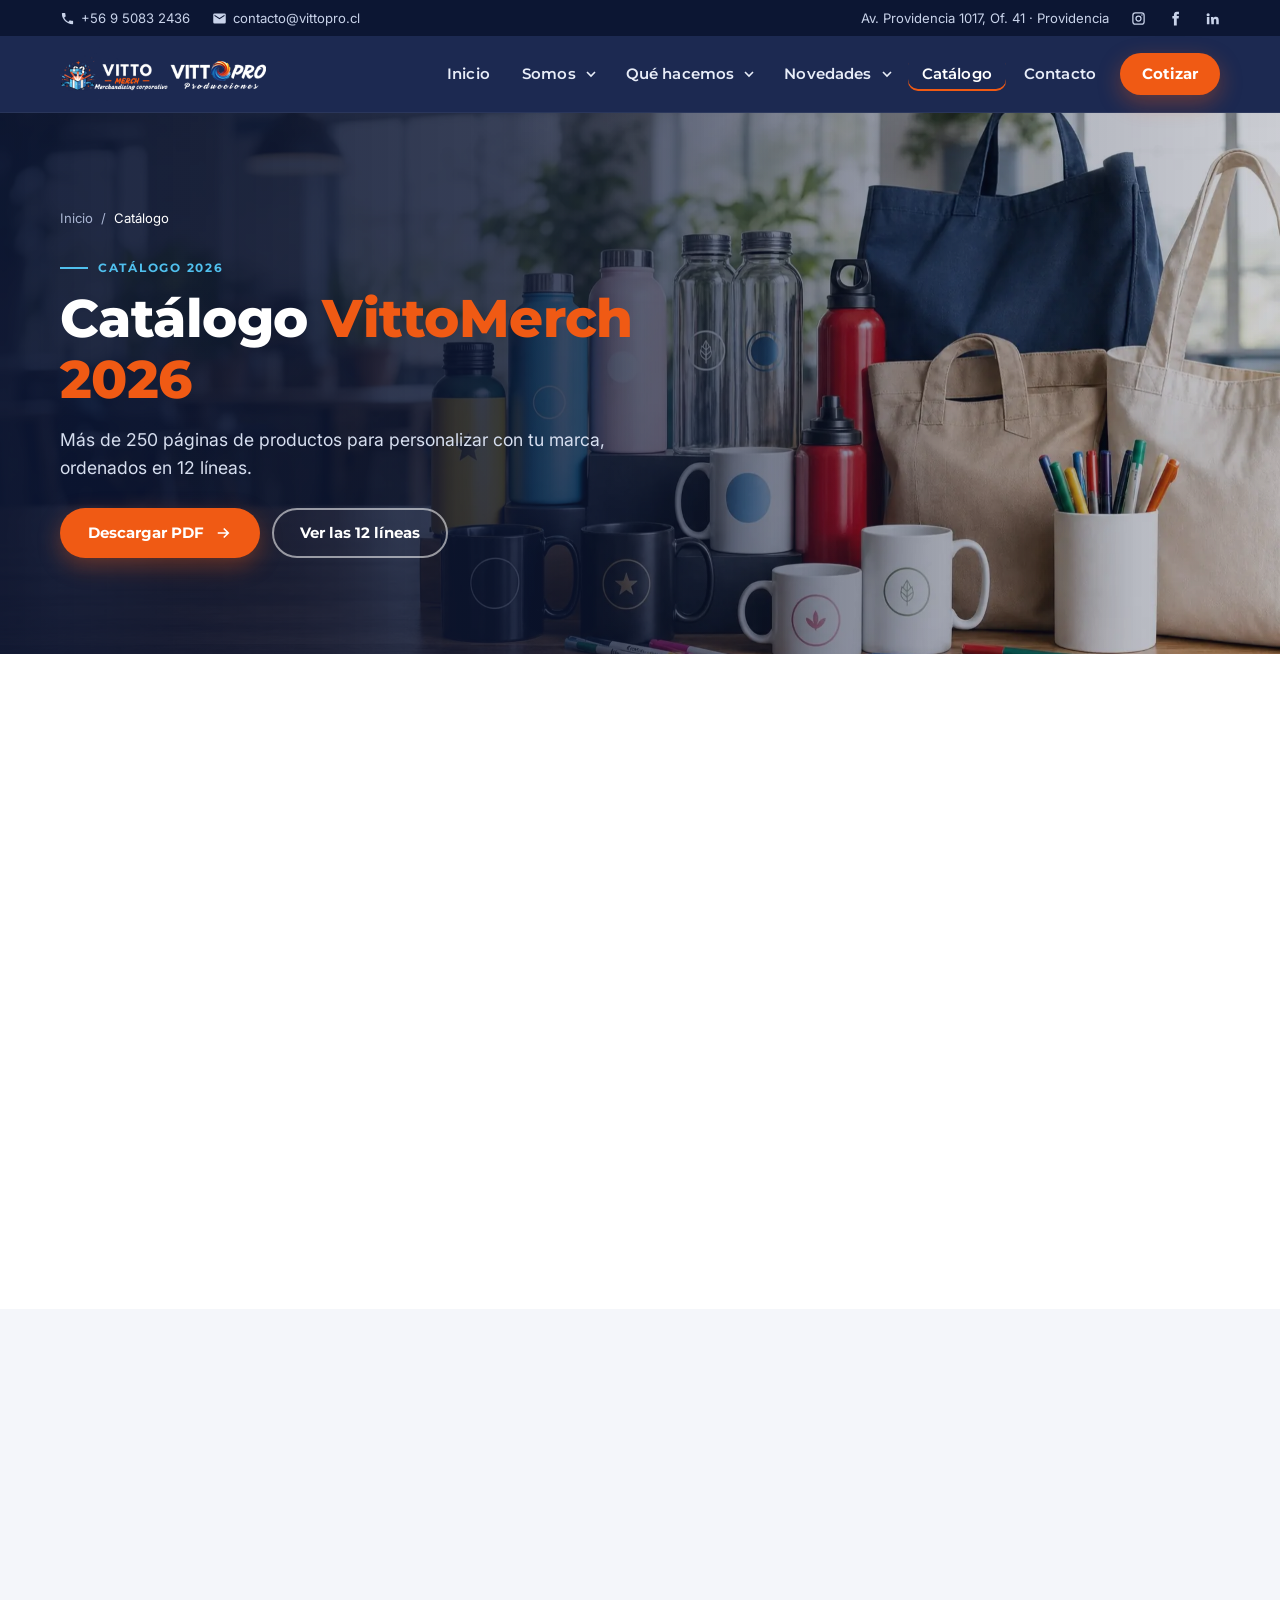
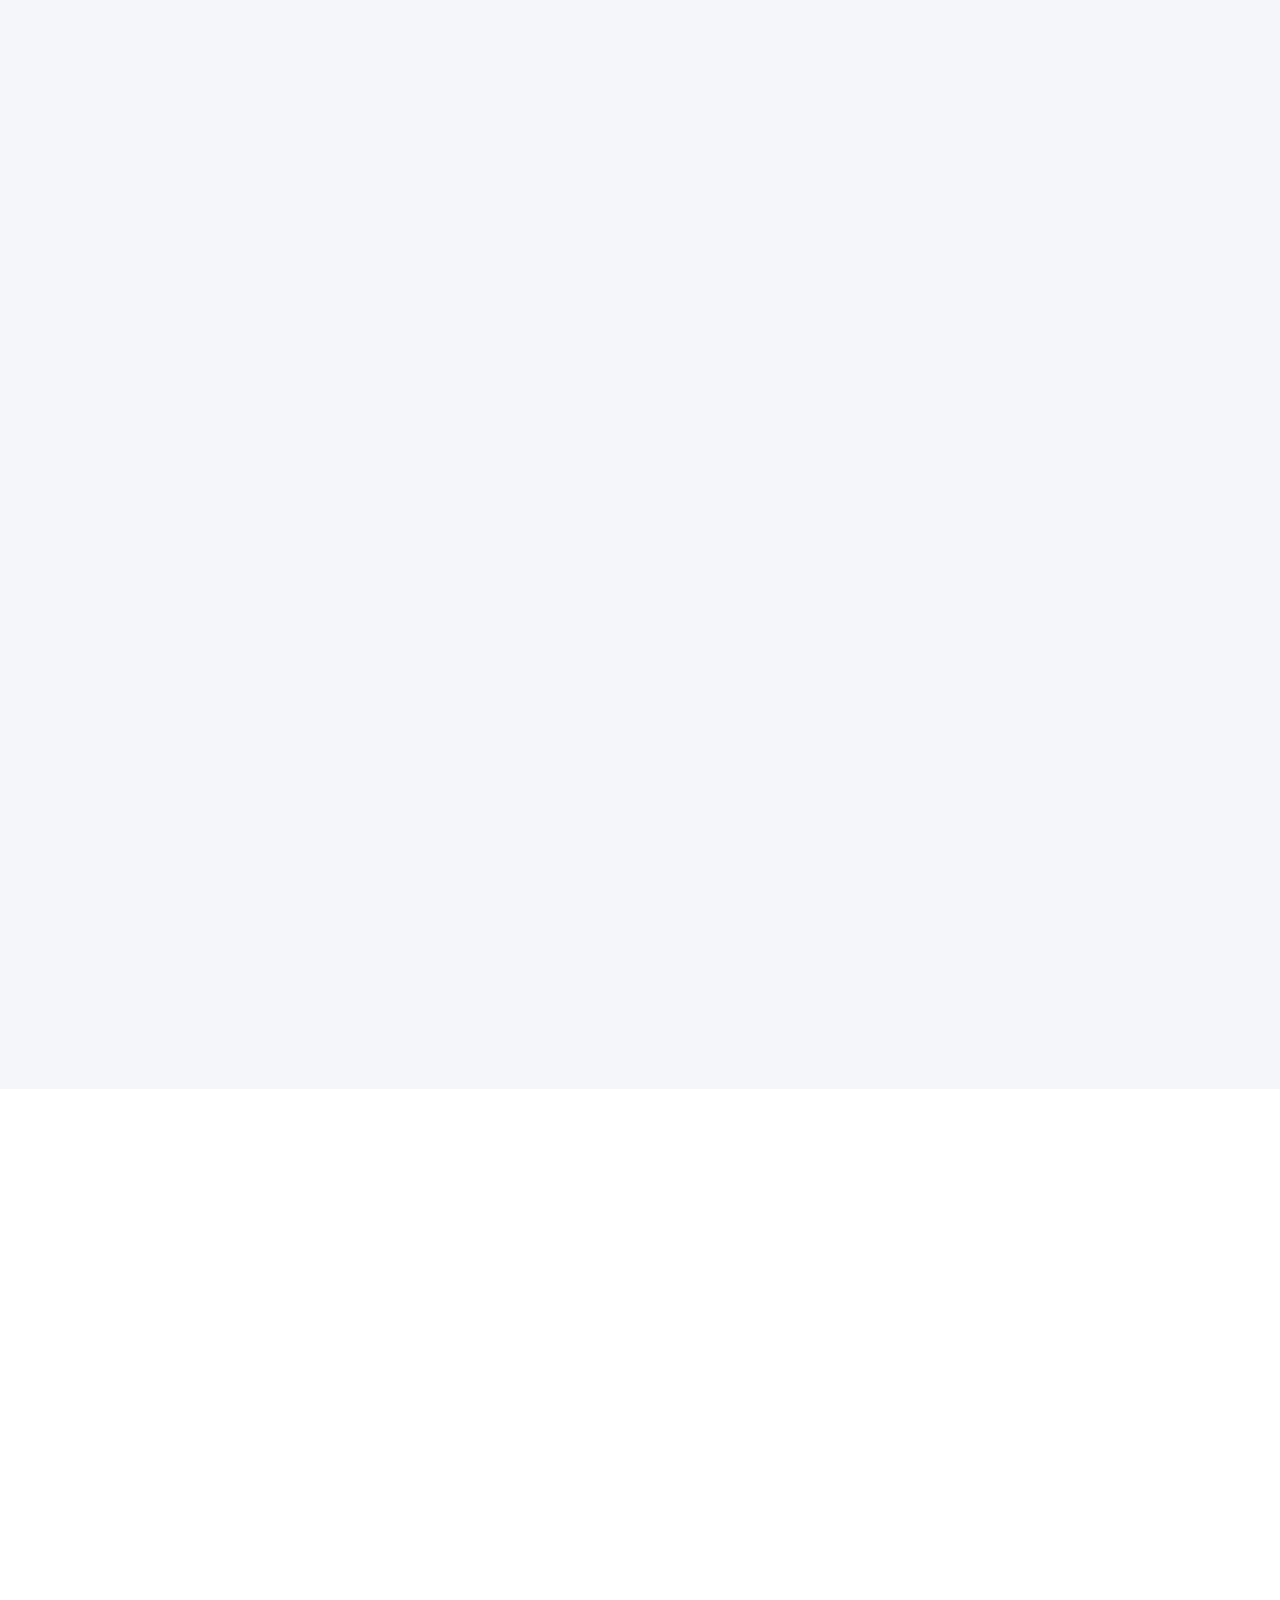
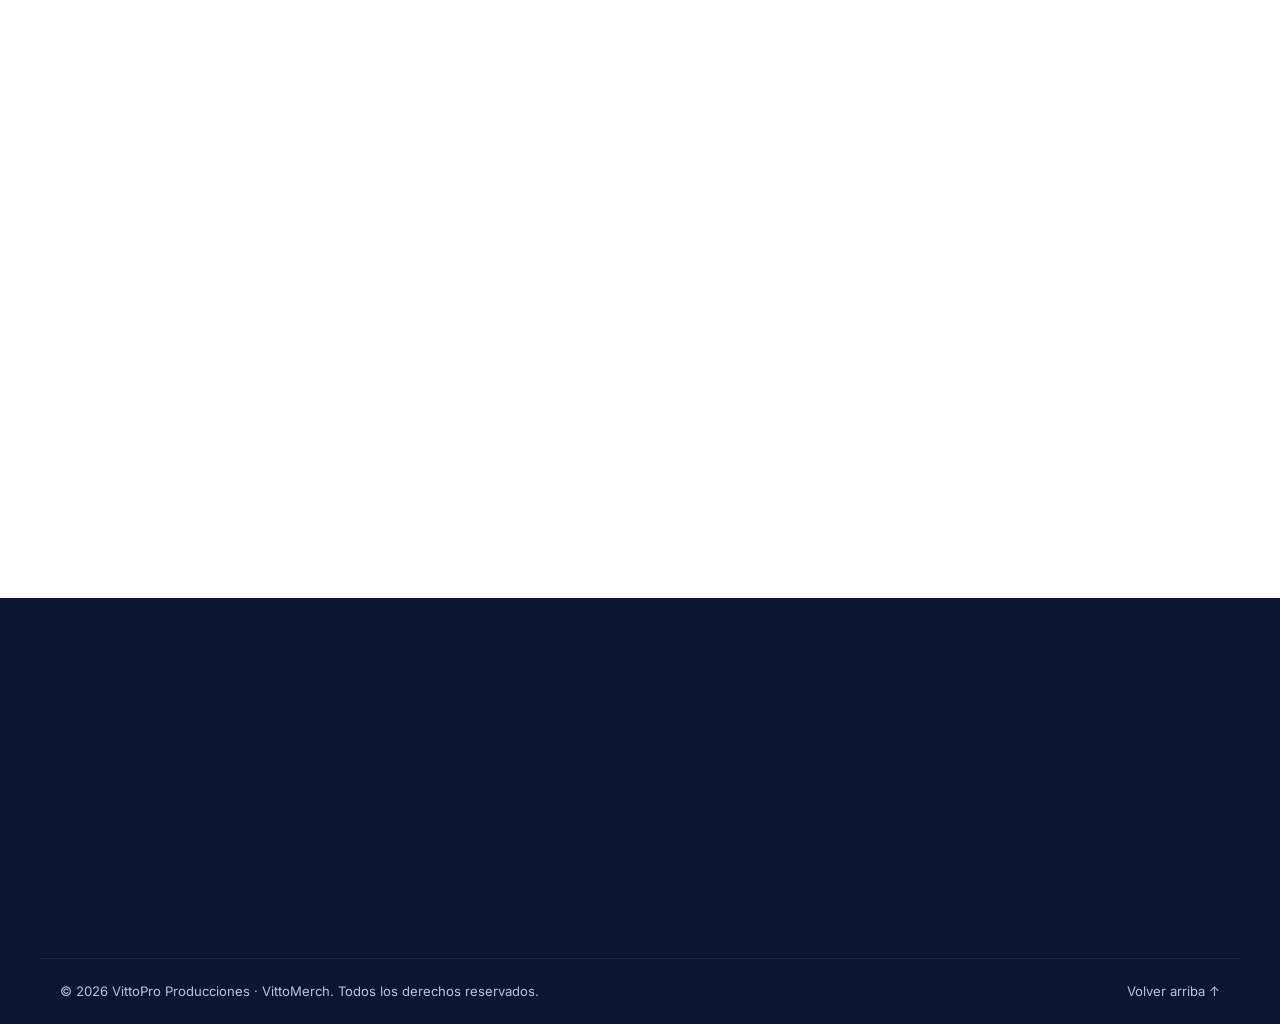
<file: catalogo.html>
<!doctype html>
<html lang="es-CL">
<head>
<meta charset="utf-8">
<meta name="viewport" content="width=device-width, initial-scale=1">
<title>Catálogo VittoMerch 2026 | Regalos corporativos | VittoPro</title>
<meta name="description" content="Descarga el catálogo VittoMerch 2026: tecnología, oficina, botellas y mugs, escritura, mochilas, llaveros, hogar, tiempo libre, gorros y sets para personalizar con tu logo.">
<link rel="canonical" href="https://vittopro.cl/wp/catalogo/">
<meta name="robots" content="noindex,nofollow">
<meta name="theme-color" content="#13214a">

<meta property="og:type" content="website">
<meta property="og:locale" content="es_CL">
<meta property="og:site_name" content="VittoPro · VittoMerch">
<meta property="og:title" content="Catálogo VittoMerch 2026: regalos que hacen brillar tu marca">
<meta property="og:description" content="Descarga el catálogo VittoMerch 2026: tecnología, oficina, botellas y mugs, escritura, mochilas, llaveros, hogar, tiempo libre, gorros y sets para personalizar con tu logo.">
<meta property="og:url" content="https://vittopro.cl/wp/catalogo/">
<meta property="og:image" content="https://vittopro.cl/wp/img/catalogo-portada.webp">
<meta name="twitter:card" content="summary_large_image">

<link rel="icon" type="image/png" sizes="32x32" href="img/favicon-32.png">
<link rel="apple-touch-icon" href="img/apple-touch-icon.png">
<link rel="preconnect" href="https://fonts.googleapis.com">
<link rel="preconnect" href="https://fonts.gstatic.com" crossorigin>
<link href="https://fonts.googleapis.com/css2?family=Inter:wght@400;500;600&family=Montserrat:wght@600;700;800&display=swap" rel="stylesheet">
<link rel="stylesheet" href="css/vittopro.css?v=20261120b">
<script type="application/ld+json">{"@context":"https://schema.org","@type":"BreadcrumbList","itemListElement":[{"@type":"ListItem","position":1,"name":"Inicio","item":"https://vittopro.cl/wp/"},{"@type":"ListItem","position":2,"name":"Catálogo","item":"https://vittopro.cl/wp/catalogo/"}]}</script>
</head>
<body>
<a class="salto" href="#contenido">Saltar al contenido</a>

<header class="header" id="header">
  <div class="barra-sup">
    <div class="envoltura">
      <div class="datos">
        <a href="https://wa.me/56950832436"><svg viewBox="0 0 24 24" aria-hidden="true"><path d="M6.6 10.8a15.1 15.1 0 0 0 6.6 6.6l2.2-2.2c.3-.3.7-.4 1-.2 1.1.4 2.3.6 3.6.6.6 0 1 .4 1 1V20c0 .6-.4 1-1 1A17 17 0 0 1 3 4c0-.6.4-1 1-1h3.5c.6 0 1 .4 1 1 0 1.2.2 2.4.6 3.6.1.3 0 .7-.2 1z"/></svg>+56 9 5083 2436</a>
        <a href="mailto:contacto@vittopro.cl"><svg viewBox="0 0 24 24" aria-hidden="true"><path d="M20 4H4a2 2 0 0 0-2 2v12a2 2 0 0 0 2 2h16a2 2 0 0 0 2-2V6a2 2 0 0 0-2-2zm0 4-8 5-8-5V6l8 5 8-5z"/></svg>contacto@vittopro.cl</a>
      </div>
      <div class="redes">
        <span>Av. Providencia 1017, Of. 41 · Providencia</span>
        <a href="https://www.instagram.com/vittomerch/" aria-label="Instagram de VittoMerch"><svg viewBox="0 0 24 24" aria-hidden="true"><path fill-rule="evenodd" d="M7 2h10a5 5 0 0 1 5 5v10a5 5 0 0 1-5 5H7a5 5 0 0 1-5-5V7a5 5 0 0 1 5-5zM7 4a3 3 0 0 0-3 3v10a3 3 0 0 0 3 3h10a3 3 0 0 0 3-3V7a3 3 0 0 0-3-3zM12 7a5 5 0 1 1 0 10a5 5 0 0 1 0-10zM12 9a3 3 0 1 0 0 6a3 3 0 0 0 0-6zM17.5 5.3a1.2 1.2 0 1 1 0 2.4a1.2 1.2 0 0 1 0-2.4z"/></svg></a>
        <a href="https://www.facebook.com/vittomerch" aria-label="Facebook de VittoMerch"><svg viewBox="0 0 24 24" aria-hidden="true"><path d="M14 8V6c0-.9.6-1 1-1h2.5V1H14c-3.4 0-4.5 2.4-4.5 5v2H7v4h2.5v11h4.5V12h3l.5-4z"/></svg></a>
        <a href="https://www.linkedin.com/company/vittomerch/" aria-label="LinkedIn de VittoMerch"><svg viewBox="0 0 24 24" aria-hidden="true"><path d="M4.98 3.5a2.5 2.5 0 1 1 0 5 2.5 2.5 0 0 1 0-5zM3 9.5h4V21H3zM9.5 9.5h3.8v1.6h.1c.5-1 1.8-2 3.8-2 4 0 4.8 2.6 4.8 6V21h-4v-5.3c0-1.3 0-2.9-1.8-2.9s-2 1.4-2 2.8V21h-4z"/></svg></a>
      </div>
    </div>
  </div>
  <nav class="nav" aria-label="Principal">
    <div class="envoltura">
      <a class="marca" href="index.html" aria-label="VittoPro, ir al inicio">
        <img src="img/logo-vittopro-blanco.png" width="309" height="81" alt="VittoMerch y VittoPro Producciones">
      </a>
      <button class="hamburguesa" id="hamburguesa" aria-expanded="false" aria-controls="menu-panel" aria-label="Abrir menú"><span></span></button>
      <div class="menu-panel" id="menu-panel">
        <ul class="menu">
          <li><a href="index.html">Inicio</a></li>
          <li class="con-sub">
            <a class="padre" href="empresa.html">Somos</a>
            <button type="button" class="abre" aria-expanded="false" aria-controls="sub-somos" aria-label="Ver opciones de Somos"><svg class="flecha" viewBox="0 0 10 6" aria-hidden="true"><path d="M1 1l4 4 4-4" fill="none" stroke="currentColor" stroke-width="1.6"/></svg></button>
            <div class="desplegable" id="sub-somos">
              <a href="empresa.html">Quiénes somos<small>10 años en merchandising y eventos</small></a>
              <a href="empresa.html#sostenibilidad">Sostenibilidad<small>Materiales reciclados y ecológicos</small></a>
              <a href="empresa.html#clientes">Clientes<small>Marcas que confían en nosotros</small></a>
            </div>
          </li>
          <li class="con-sub">
            <a class="padre" href="servicios.html">Qué hacemos</a>
            <button type="button" class="abre" aria-expanded="false" aria-controls="sub-servicios" aria-label="Ver opciones de Qué hacemos"><svg class="flecha" viewBox="0 0 10 6" aria-hidden="true"><path d="M1 1l4 4 4-4" fill="none" stroke="currentColor" stroke-width="1.6"/></svg></button>
            <div class="desplegable mega" id="sub-servicios">
              <div>
                <h4>VittoMerch</h4>
                <a href="servicios.html#categorias">Regalos corporativos<small>12 líneas de productos</small></a>
                <a href="servicios.html#sustentable">Merch sustentable<small>Compostable y reciclado</small></a>
                <a href="pin-personalizados-premium.html">Pines y chapitas NFC<small>Tu marca a un toque</small></a>
                <a href="premios-de-reconocimiento.html">Galvanos y premios 3D<small>Impresión 3D reciclada</small></a>
                <a href="servicios.html#tecnicas">Técnicas de personalización<small>Bordado, láser, serigrafía y más</small></a>
              </div>
              <div>
                <h4>VittoPro Producciones</h4>
                <a href="servicios.html#producciones">Eventos corporativos<small>Producción integral</small></a>
                <a href="servicios.html#producciones">Activaciones de marca<small>BTL y experiencias</small></a>
                <a href="servicios.html#producciones">Lanzamientos y ferias<small>Stands, montaje y staff</small></a>
                <a href="servicios.html#galeria">Galería de eventos<small>Algunos de nuestros montajes</small></a>
              </div>
              <div class="mega-destacado">
                <div>
                  <strong>Catálogo VittoMerch 2026</strong>
                  <p>Más de 250 páginas de productos.</p>
                </div>
                <a class="boton boton-naranjo" href="catalogo.html">Ver catálogo</a>
                <img src="img/prod-03.webp" width="400" height="400" alt="" loading="lazy">
              </div>
            </div>
          </li>
          <li class="con-sub">
            <a class="padre" href="blog.html">Novedades</a>
            <button type="button" class="abre" aria-expanded="false" aria-controls="sub-novedades" aria-label="Ver opciones de Novedades"><svg class="flecha" viewBox="0 0 10 6" aria-hidden="true"><path d="M1 1l4 4 4-4" fill="none" stroke="currentColor" stroke-width="1.6"/></svg></button>
            <div class="desplegable" id="sub-novedades">
              <a href="premios-de-reconocimiento.html">Galvanos 3D reciclados<small>Febrero 2026</small></a>
              <a href="llaveros-personalizados.html">Llaveros personalizados<small>Febrero 2026</small></a>
              <a href="bolsa-de-comercio-ecologicas.html">Bolsas de comercio ecológicas<small>Enero 2026</small></a>
              <a href="pin-personalizados-premium.html">Pines NFC sustentables<small>Enero 2026</small></a>
              <a href="blog.html"><strong>Ver todas las novedades →</strong></a>
            </div>
          </li>
          <li><a href="catalogo.html" aria-current="page">Catálogo</a></li>
          <li><a href="contacto.html">Contacto</a></li>
        </ul>
        <a class="boton boton-naranjo cta" href="contacto.html#cotizar">Cotizar</a>
        <a class="boton boton-naranjo cta-movil" href="contacto.html#cotizar">Cotizar ahora</a>
      </div>
    </div>
  </nav>
</header>

<main id="contenido">
<section class="cabecera">
  <img src="img/cab-catalogo-1920.webp" srcset="img/cab-catalogo-1000.webp 1000w, img/cab-catalogo-1920.webp 1920w" sizes="100vw" width="1920" height="1088" alt="" fetchpriority="high" style="object-position:right center">
  <div class="envoltura">
    <div class="cabecera-texto">
      <nav class="migas" aria-label="Estás en"><a href="index.html">Inicio</a><span aria-hidden="true">/</span><span aria-current="page">Catálogo</span></nav>
      <span class="antetitulo">Catálogo 2026</span>
      <h1>Catálogo <em>VittoMerch 2026</em></h1>
      <p>Más de 250 páginas de productos para personalizar con tu marca, ordenados en 12 líneas.</p>
      <div class="acciones">
        <a class="boton boton-naranjo" href="https://vittopro.cl/wp/wp-content/uploads/2026/06/Catalogo_Vittomerch_2026.pdf" download>Descargar PDF <svg viewBox="0 0 24 24" fill="none" stroke="currentColor" stroke-width="2.2" aria-hidden="true"><path d="M5 12h14M13 6l6 6-6 6"/></svg></a>
        <a class="boton boton-borde" href="#lineas">Ver las 12 líneas</a>
      </div>
    </div>
  </div>
</section>

<section class="seccion">
  <div class="envoltura portada-cat">
    <figure class="aparece" data-anim="izq"><img src="img/catalogo-portada.webp" width="1200" height="849" alt="Portada del catálogo VittoMerch 2026: regalos que hacen brillar tu marca" loading="lazy"></figure>
    <div class="texto-largo aparece" data-anim="der">
      <span class="antetitulo">Cómo usarlo</span>
      <h2>Elige, anota y cotiza</h2>
      <p>Recorre las líneas y anota el <strong>nombre y el código</strong> de lo que te gusta (por ejemplo, «Botella térmica Rolling T812»). Escríbenos con la cantidad y el logo, y te enviamos la cotización.</p>
      <p>Cada producto trae sus medidas, materiales y las técnicas con que se puede personalizar.</p>
      <ul class="datos-cat">
        <li>259 páginas</li><li>12 líneas de productos</li><li>PDF de 43 MB</li>
      </ul>
      <div class="acciones-claras">
        <a class="boton boton-naranjo" href="https://vittopro.cl/wp/wp-content/uploads/2026/06/Catalogo_Vittomerch_2026.pdf" download>Descargar</a>
        <a class="boton boton-claro" href="https://vittopro.cl/wp/wp-content/uploads/2026/06/Catalogo_Vittomerch_2026.pdf" target="_blank" rel="noopener">Abrir en el navegador</a>
      </div>
      <p class="nota-fuente">Es un archivo pesado: en el celular conviene bajarlo con wifi.</p>
    </div>
  </div>
</section>

<section class="seccion fondo-2" id="lineas">
  <div class="envoltura">
    <div class="cabeza-seccion aparece">
      <span class="antetitulo">12 líneas</span>
      <h2>Encuentra tu regalo corporativo</h2>
      <p>Toca una línea para abrir el catálogo justo en esa sección.</p>
    </div>
    <ul class="categorias">
      <li class="aparece"><a class="categoria" style="--color:#8b5fb5" href="https://vittopro.cl/wp/wp-content/uploads/2026/06/Catalogo_Vittomerch_2026.pdf#page=6" target="_blank" rel="noopener"><figure><img src="img/cat-tecnologia.webp" width="760" height="537" alt="Ventilador portátil, parlante y power bank" loading="lazy"></figure><div><h3>Tecnología</h3><span>Parlantes, audífonos, power banks, cargadores y cables.</span><span class="mas">Ver desde la pág. 11 →</span></div></a></li>
      <li class="aparece" data-retraso="1"><a class="categoria" style="--color:#1a73c0" href="https://vittopro.cl/wp/wp-content/uploads/2026/06/Catalogo_Vittomerch_2026.pdf#page=33" target="_blank" rel="noopener"><figure><img src="img/cat-oficina.webp" width="760" height="537" alt="Libretas y destacadores" loading="lazy"></figure><div><h3>Oficina y negocios</h3><span>Libretas, sets de escritorio, mouse pads y trofeos.</span><span class="mas">Ver desde la pág. 38 →</span></div></a></li>
      <li class="aparece" data-retraso="2"><a class="categoria" style="--color:#12a5b5" href="https://vittopro.cl/wp/wp-content/uploads/2026/06/Catalogo_Vittomerch_2026.pdf#page=49" target="_blank" rel="noopener"><figure><img src="img/cat-botellas.webp" width="760" height="537" alt="Botellas, termos y mugs" loading="lazy"></figure><div><h3>Botellas, termos y mugs</h3><span>Botellas térmicas, termos, mugs y tazas.</span><span class="mas">Ver desde la pág. 54 →</span></div></a></li>
      <li class="aparece" data-retraso="3"><a class="categoria" style="--color:#4caf50" href="https://vittopro.cl/wp/wp-content/uploads/2026/06/Catalogo_Vittomerch_2026.pdf#page=104" target="_blank" rel="noopener"><figure><img src="img/cat-escritura.webp" width="760" height="537" alt="Bolígrafos metálicos" loading="lazy"></figure><div><h3>Escritura</h3><span>Bolígrafos de bambú, metal, aluminio reciclado y plástico.</span><span class="mas">Ver desde la pág. 109 →</span></div></a></li>
      <li class="aparece"><a class="categoria" style="--color:#f08a24" href="https://vittopro.cl/wp/wp-content/uploads/2026/06/Catalogo_Vittomerch_2026.pdf#page=133" target="_blank" rel="noopener"><figure><img src="img/cat-mochilas.webp" width="760" height="537" alt="Mochilas portanotebook" loading="lazy"></figure><div><h3>Bolsos y mochilas</h3><span>Mochilas portanotebook, bandoleras, bananos y bolsos.</span><span class="mas">Ver desde la pág. 138 →</span></div></a></li>
      <li class="aparece" data-retraso="1"><a class="categoria" style="--color:#b8834a" href="https://vittopro.cl/wp/wp-content/uploads/2026/06/Catalogo_Vittomerch_2026.pdf#page=156" target="_blank" rel="noopener"><figure><img src="img/cat-llaveros.webp" width="760" height="537" alt="Llaveros de metal" loading="lazy"></figure><div><h3>Llaveros</h3><span>De metal, madera y bambú.</span><span class="mas">Ver desde la pág. 161 →</span></div></a></li>
      <li class="aparece" data-retraso="2"><a class="categoria" style="--color:#e8578a" href="https://vittopro.cl/wp/wp-content/uploads/2026/06/Catalogo_Vittomerch_2026.pdf#page=163" target="_blank" rel="noopener"><figure><img src="img/cat-hogar.webp" width="760" height="537" alt="Bolsas de algodón y yute y set de cubiertos" loading="lazy"></figure><div><h3>Hogar y cuidado personal</h3><span>Bolsas de algodón y yute, necessaires y cocina.</span><span class="mas">Ver desde la pág. 168 →</span></div></a></li>
      <li class="aparece" data-retraso="3"><a class="categoria" style="--color:#1f6b54" href="https://vittopro.cl/wp/wp-content/uploads/2026/06/Catalogo_Vittomerch_2026.pdf#page=189" target="_blank" rel="noopener"><figure><img src="img/cat-tiempo-libre.webp" width="760" height="537" alt="Silla plegable y cooler" loading="lazy"></figure><div><h3>Tiempo libre</h3><span>Asado, vinos, coolers, camping y juegos.</span><span class="mas">Ver desde la pág. 194 →</span></div></a></li>
      <li class="aparece"><a class="categoria" style="--color:#7a2e2e" href="https://vittopro.cl/wp/wp-content/uploads/2026/06/Catalogo_Vittomerch_2026.pdf#page=225" target="_blank" rel="noopener"><figure><img src="img/cat-gorros.webp" width="760" height="537" alt="Jockeys y gorro pescador" loading="lazy"></figure><div><h3>Gorros</h3><span>Jockeys y gorros de algodón.</span><span class="mas">Ver desde la pág. 230 →</span></div></a></li>
      <li class="aparece" data-retraso="1"><a class="categoria" style="--color:#444" href="https://vittopro.cl/wp/wp-content/uploads/2026/06/Catalogo_Vittomerch_2026.pdf#page=229" target="_blank" rel="noopener"><figure><img src="img/cat-sets.webp" width="760" height="537" alt="Set ejecutivo de libreta y bolígrafo" loading="lazy"></figure><div><h3>Sets</h3><span>Sets ejecutivos en caja de regalo.</span><span class="mas">Ver desde la pág. 234 →</span></div></a></li>
      <li class="aparece" data-retraso="2"><a class="categoria" style="--color:#f2b531" href="https://vittopro.cl/wp/wp-content/uploads/2026/06/Catalogo_Vittomerch_2026.pdf#page=232" target="_blank" rel="noopener"><figure><img src="img/cat-nomawalk.webp" width="760" height="537" alt="Bolso deportivo y mochilas Nomawalk" loading="lazy"></figure><div><h3>Nomawalk</h3><span>Mochilas, carry on y bolsos de viaje.</span><span class="mas">Ver desde la pág. 237 →</span></div></a></li>
      <li class="aparece" data-retraso="3"><a class="categoria" style="--color:#4fc1b4" href="https://vittopro.cl/wp/wp-content/uploads/2026/06/Catalogo_Vittomerch_2026.pdf#page=253" target="_blank" rel="noopener"><figure><img src="img/cat-gato.webp" width="760" height="537" alt="Mochilas y botella GATO" loading="lazy"></figure><div><h3>GATO</h3><span>Mochilas, libretas y accesorios.</span><span class="mas">Ver desde la pág. 258 →</span></div></a></li>
    </ul>
  </div>
</section>

<section class="seccion">
  <div class="envoltura">
    <div class="cabeza-seccion centro aparece">
      <span class="antetitulo">Además</span>
      <h2>Productos propios y sustentables</h2>
      <p>Además del catálogo, fabricamos piezas propias con impresión 3D reciclada y trabajamos empaques compostables.</p>
    </div>
    <div class="destacados">
      <a class="destacado aparece" href="pin-personalizados-premium.html"><figure><img src="img/nov-pines-nfc.webp" width="811" height="375" alt="Pines sustentables con tecnología NFC" loading="lazy"></figure><div><span class="etiqueta-cat">NFC</span><h3>Pines y tarjetas NFC</h3><p>Tu marca a un solo toque.</p><span class="mas">Conocer más →</span></div></a>
      <a class="destacado aparece" data-retraso="1" href="premios-de-reconocimiento.html"><figure><img src="img/nov-galvanos.webp" width="811" height="375" alt="Galvanos de reconocimiento impresos en 3D" loading="lazy"></figure><div><span class="etiqueta-cat">Reciclado</span><h3>Galvanos 3D</h3><p>Premios únicos con filamento reciclado.</p><span class="mas">Conocer más →</span></div></a>
      <a class="destacado aparece" data-retraso="2" href="llaveros-personalizados.html"><figure><img src="img/nov-llaveros.webp" width="600" height="467" alt="Llaveros personalizados impresos en 3D" loading="lazy"></figure><div><span class="etiqueta-cat">Reciclado</span><h3>Llaveros 3D</h3><p>Con nombres o con tu logo.</p><span class="mas">Conocer más →</span></div></a>
      <a class="destacado aparece" data-retraso="3" href="bolsa-de-comercio-ecologicas.html"><figure><img src="img/nov-bolsas.webp" width="659" height="463" alt="Bolsas de comercio ecológicas" loading="lazy"></figure><div><span class="etiqueta-cat">Compostable</span><h3>Bolsas de comercio</h3><p>Compostables y con tu diseño.</p><span class="mas">Conocer más →</span></div></a>
    </div>
  </div>
</section>

<section class="seccion" style="padding-top:0;padding-bottom:0">
  <div class="envoltura">
    <div class="franja aparece">
      <div class="brillo" aria-hidden="true"></div>
      <div>
        <h2>¿Ya elegiste?</h2>
        <p>Mándanos los códigos, las cantidades y tu logo, y te enviamos la cotización.</p>
      </div>
      <div class="acciones">
        <a class="boton boton-naranjo" href="contacto.html#cotizar">Cotizar <svg viewBox="0 0 24 24" fill="none" stroke="currentColor" stroke-width="2.2" aria-hidden="true"><path d="M5 12h14M13 6l6 6-6 6"/></svg></a>
        <a class="boton boton-borde" href="https://wa.me/56950832436?text=Hola%20VittoPro%2C%20vi%20el%20cat%C3%A1logo%202026%20y%20quiero%20cotizar">WhatsApp</a>
      </div>
    </div>
  </div>
</section>
</main>

<footer class="footer">
  <div class="envoltura footer-grid aparece escalonado">
    <div>
      <img src="img/logo-vittopro-blanco.png" width="309" height="81" alt="VittoMerch y VittoPro Producciones" loading="lazy">
      <p>Variedad en regalos corporativos, merchandising publicitario y producciones especiales para empresas.</p>
      <div class="redes-pie">
        <a href="https://www.instagram.com/vittomerch/" aria-label="Instagram"><svg viewBox="0 0 24 24" aria-hidden="true"><path fill-rule="evenodd" d="M7 2h10a5 5 0 0 1 5 5v10a5 5 0 0 1-5 5H7a5 5 0 0 1-5-5V7a5 5 0 0 1 5-5zM7 4a3 3 0 0 0-3 3v10a3 3 0 0 0 3 3h10a3 3 0 0 0 3-3V7a3 3 0 0 0-3-3zM12 7a5 5 0 1 1 0 10a5 5 0 0 1 0-10zM12 9a3 3 0 1 0 0 6a3 3 0 0 0 0-6zM17.5 5.3a1.2 1.2 0 1 1 0 2.4a1.2 1.2 0 0 1 0-2.4z"/></svg></a>
        <a href="https://www.facebook.com/vittomerch" aria-label="Facebook"><svg viewBox="0 0 24 24" aria-hidden="true"><path d="M14 8V6c0-.9.6-1 1-1h2.5V1H14c-3.4 0-4.5 2.4-4.5 5v2H7v4h2.5v11h4.5V12h3l.5-4z"/></svg></a>
        <a href="https://www.linkedin.com/company/vittomerch/" aria-label="LinkedIn"><svg viewBox="0 0 24 24" aria-hidden="true"><path d="M4.98 3.5a2.5 2.5 0 1 1 0 5 2.5 2.5 0 0 1 0-5zM3 9.5h4V21H3zM9.5 9.5h3.8v1.6h.1c.5-1 1.8-2 3.8-2 4 0 4.8 2.6 4.8 6V21h-4v-5.3c0-1.3 0-2.9-1.8-2.9s-2 1.4-2 2.8V21h-4z"/></svg></a>
      </div>
    </div>
    <div>
      <h4>Sitio</h4>
      <ul>
        <li><a href="index.html">Inicio</a></li>
        <li><a href="empresa.html">Somos</a></li>
        <li><a href="servicios.html">Qué hacemos</a></li>
        <li><a href="blog.html">Novedades</a></li>
        <li><a href="catalogo.html">Catálogo</a></li>
        <li><a href="contacto.html">Contacto</a></li>
      </ul>
    </div>
    <div>
      <h4>Servicios</h4>
      <ul>
        <li><a href="servicios.html#categorias">Regalos corporativos</a></li>
        <li><a href="servicios.html#sustentable">Merch sustentable</a></li>
        <li><a href="pin-personalizados-premium.html">Pines NFC</a></li>
        <li><a href="premios-de-reconocimiento.html">Galvanos 3D</a></li>
        <li><a href="servicios.html#producciones">Producción de eventos</a></li>
      </ul>
    </div>
    <div>
      <h4>Contáctanos</h4>
      <ul>
        <li><a href="https://wa.me/56950832436">+56 9 5083 2436</a></li>
        <li><a href="mailto:contacto@vittopro.cl">contacto@vittopro.cl</a></li>
        <li>Av. Providencia 1017, Of. 41, Providencia, Santiago, Región Metropolitana</li>
      </ul>
    </div>
  </div>
  <div class="envoltura legal">
    <span>© <span id="anio">2026</span> VittoPro Producciones · VittoMerch. Todos los derechos reservados.</span>
    <a href="#contenido">Volver arriba ↑</a>
  </div>
</footer>

<a class="wsp" href="https://wa.me/56950832436?text=Hola%20VittoPro%2C%20quiero%20cotizar" aria-label="Escríbenos por WhatsApp"><svg viewBox="0 0 24 24" aria-hidden="true"><path d="M12 2a10 10 0 0 0-8.6 15.1L2 22l5-1.3A10 10 0 1 0 12 2zm5.6 14.1c-.2.7-1.4 1.3-2 1.4-.5 0-1.1.1-3.6-.9-3-1.2-4.9-4.3-5-4.5-.2-.2-1.2-1.6-1.2-3s.8-2.2 1-2.5c.3-.3.6-.4.8-.4h.6c.2 0 .4 0 .6.5l.9 2.1c.1.2.1.4 0 .6l-.4.6-.4.5c-.1.2-.3.3-.1.6.2.3.8 1.4 1.8 2.2 1.2 1.1 2.3 1.4 2.6 1.6.3.1.5.1.7-.1l1-1.2c.2-.3.4-.2.7-.1l2 1c.3.1.5.2.6.3.1.2.1.8-.1 1.4z"/></svg></a>

<script src="js/vittopro.js?v=20261120b"></script>
</body>
</html>
</file>
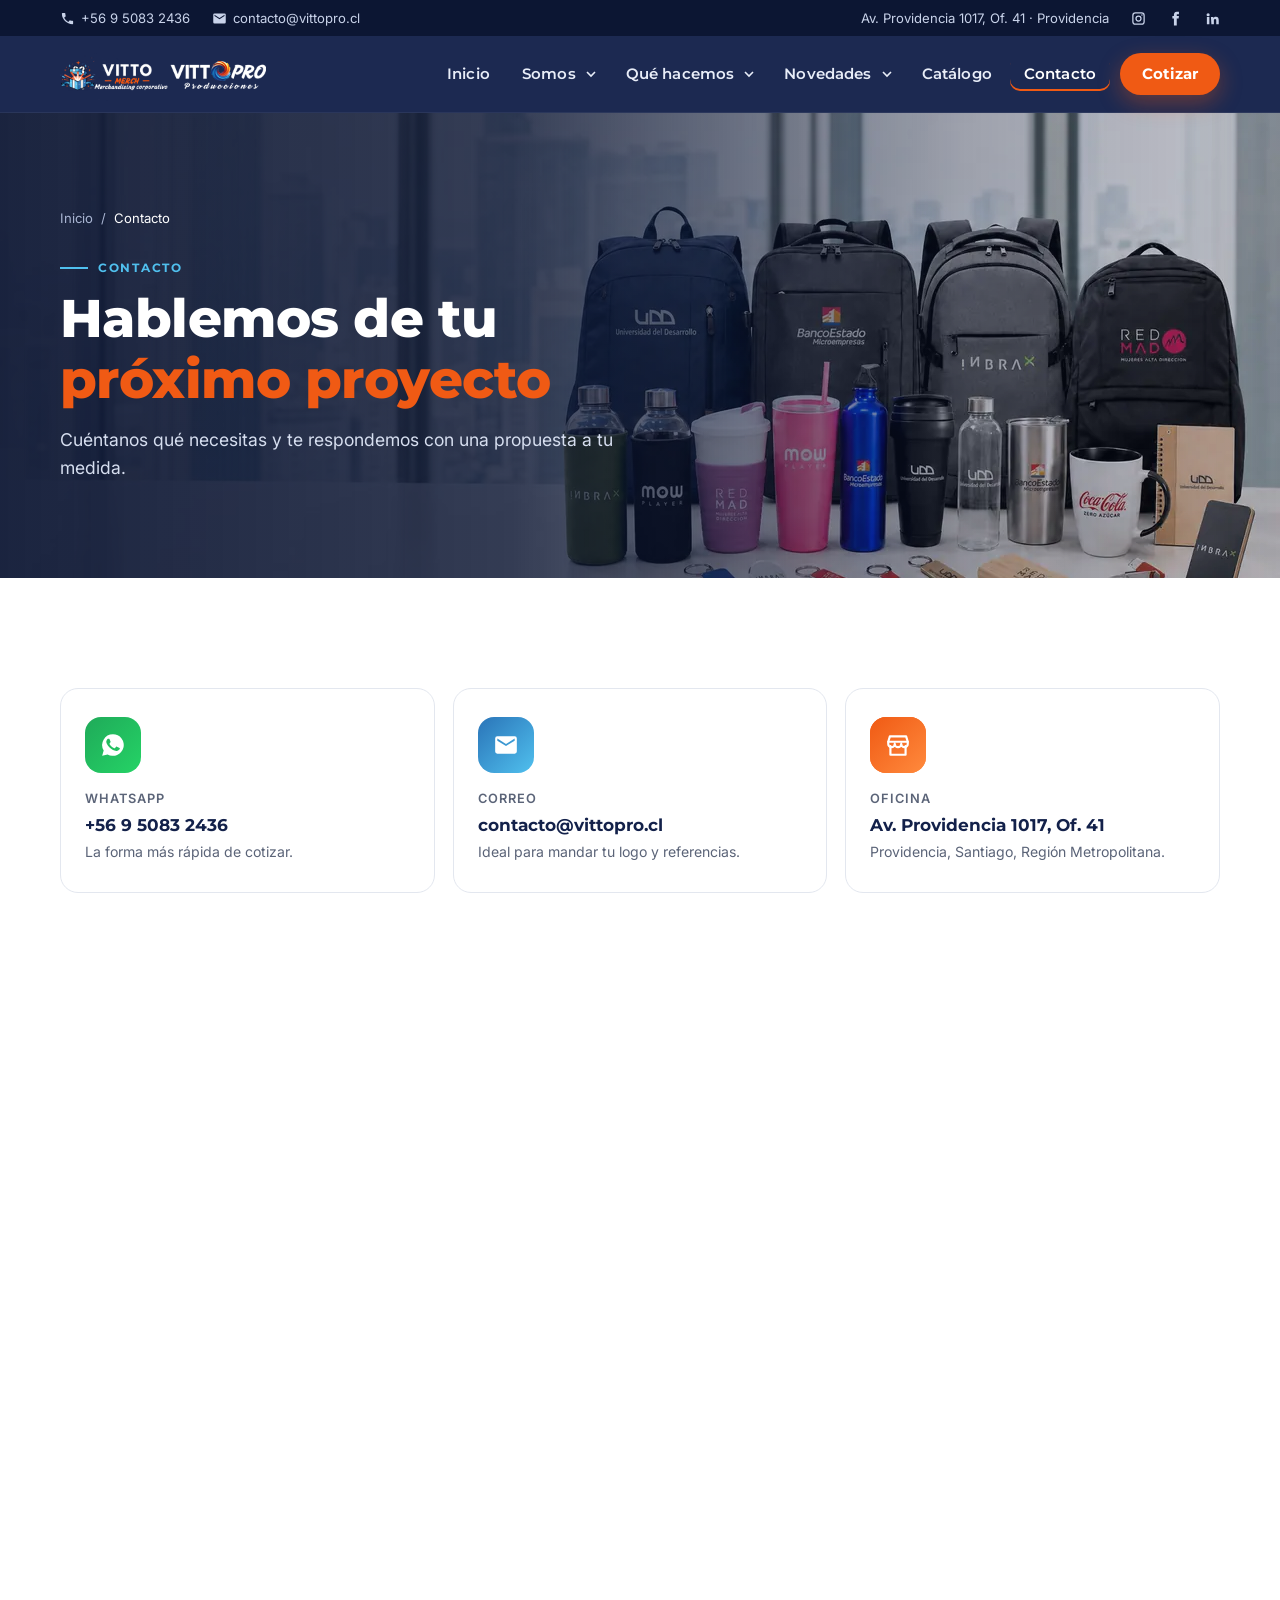
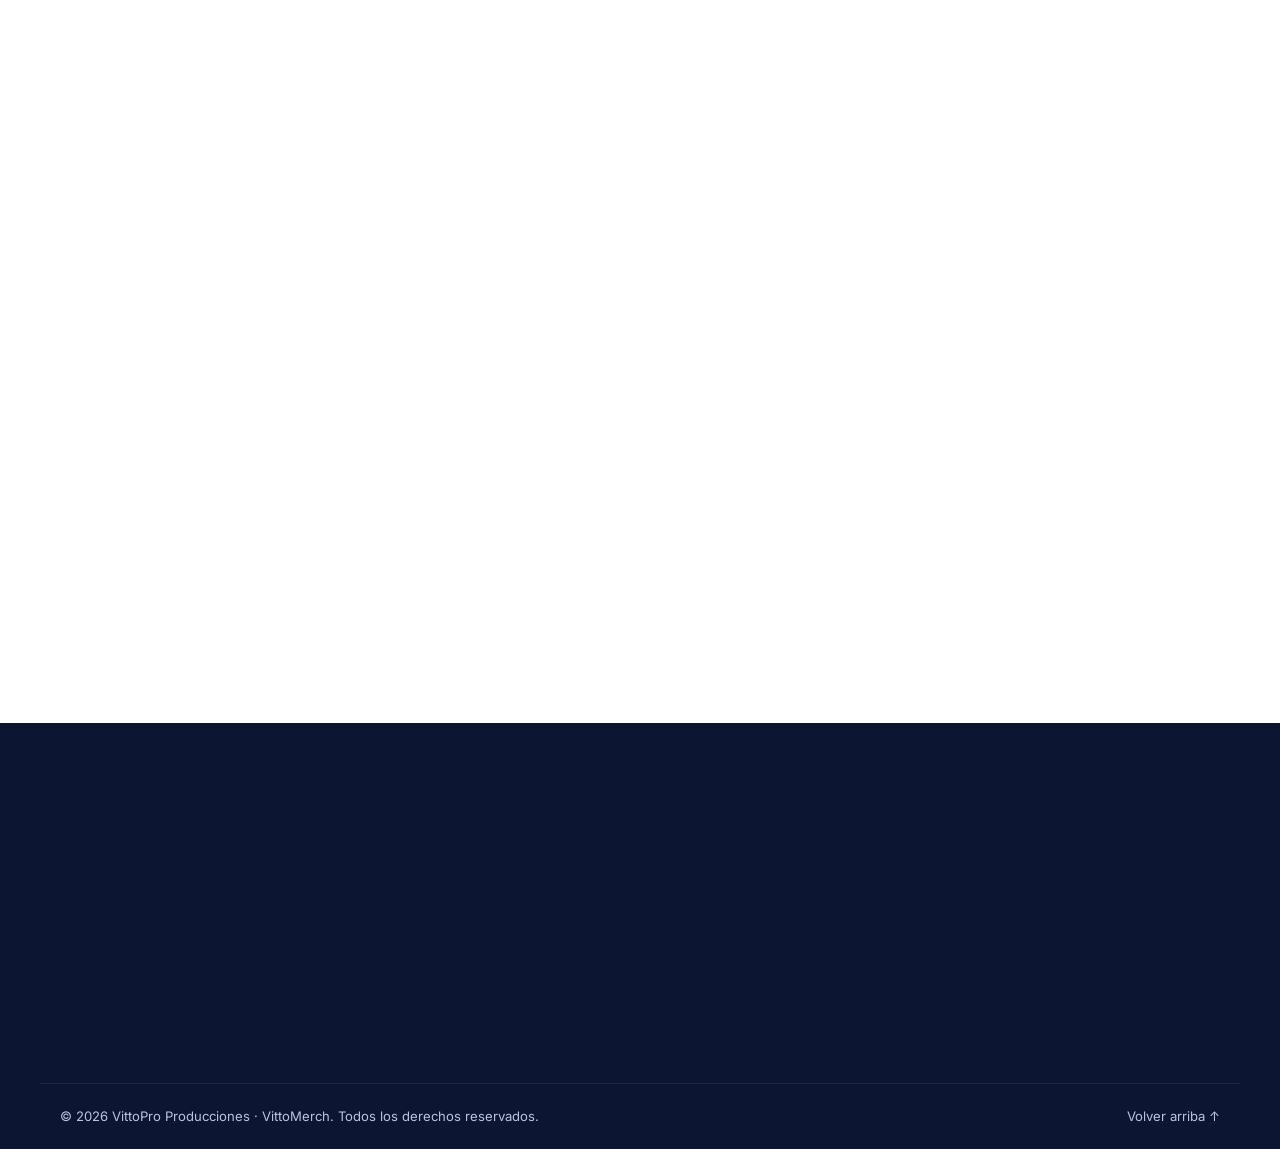
<file: contacto.html>
<!doctype html>
<html lang="es-CL">
<head>
<meta charset="utf-8">
<meta name="viewport" content="width=device-width, initial-scale=1">
<title>Contacto | Cotiza tu merchandising o tu evento | VittoPro</title>
<meta name="description" content="Escríbenos por WhatsApp al +56 9 5083 2436 o a contacto@vittopro.cl. Oficina en Av. Providencia 1017, Of. 41, Providencia, Santiago. Cotiza regalos corporativos y eventos.">
<link rel="canonical" href="https://vittopro.cl/wp/contacto/">
<meta name="robots" content="noindex,nofollow">
<meta name="theme-color" content="#13214a">

<meta property="og:type" content="website">
<meta property="og:locale" content="es_CL">
<meta property="og:site_name" content="VittoPro · VittoMerch">
<meta property="og:title" content="Contacto VittoPro: cotiza tu merchandising o tu evento">
<meta property="og:description" content="Escríbenos por WhatsApp al +56 9 5083 2436 o a contacto@vittopro.cl. Oficina en Av. Providencia 1017, Of. 41, Providencia, Santiago. Cotiza regalos corporativos y eventos.">
<meta property="og:url" content="https://vittopro.cl/wp/contacto/">
<meta property="og:image" content="https://vittopro.cl/wp/img/og-vittopro.jpg">
<meta property="og:image:width" content="1200">
<meta property="og:image:height" content="630">
<meta name="twitter:card" content="summary_large_image">

<link rel="icon" type="image/png" sizes="32x32" href="img/favicon-32.png">
<link rel="apple-touch-icon" href="img/apple-touch-icon.png">
<link rel="preconnect" href="https://fonts.googleapis.com">
<link rel="preconnect" href="https://fonts.gstatic.com" crossorigin>
<link href="https://fonts.googleapis.com/css2?family=Inter:wght@400;500;600&family=Montserrat:wght@600;700;800&display=swap" rel="stylesheet">
<link rel="stylesheet" href="css/vittopro.css?v=20261120b">
<script type="application/ld+json">{"@context":"https://schema.org","@type":"BreadcrumbList","itemListElement":[{"@type":"ListItem","position":1,"name":"Inicio","item":"https://vittopro.cl/wp/"},{"@type":"ListItem","position":2,"name":"Contacto","item":"https://vittopro.cl/wp/contacto/"}]}</script>
</head>
<body>
<a class="salto" href="#contenido">Saltar al contenido</a>

<header class="header" id="header">
  <div class="barra-sup">
    <div class="envoltura">
      <div class="datos">
        <a href="https://wa.me/56950832436"><svg viewBox="0 0 24 24" aria-hidden="true"><path d="M6.6 10.8a15.1 15.1 0 0 0 6.6 6.6l2.2-2.2c.3-.3.7-.4 1-.2 1.1.4 2.3.6 3.6.6.6 0 1 .4 1 1V20c0 .6-.4 1-1 1A17 17 0 0 1 3 4c0-.6.4-1 1-1h3.5c.6 0 1 .4 1 1 0 1.2.2 2.4.6 3.6.1.3 0 .7-.2 1z"/></svg>+56 9 5083 2436</a>
        <a href="mailto:contacto@vittopro.cl"><svg viewBox="0 0 24 24" aria-hidden="true"><path d="M20 4H4a2 2 0 0 0-2 2v12a2 2 0 0 0 2 2h16a2 2 0 0 0 2-2V6a2 2 0 0 0-2-2zm0 4-8 5-8-5V6l8 5 8-5z"/></svg>contacto@vittopro.cl</a>
      </div>
      <div class="redes">
        <span>Av. Providencia 1017, Of. 41 · Providencia</span>
        <a href="https://www.instagram.com/vittomerch/" aria-label="Instagram de VittoMerch"><svg viewBox="0 0 24 24" aria-hidden="true"><path fill-rule="evenodd" d="M7 2h10a5 5 0 0 1 5 5v10a5 5 0 0 1-5 5H7a5 5 0 0 1-5-5V7a5 5 0 0 1 5-5zM7 4a3 3 0 0 0-3 3v10a3 3 0 0 0 3 3h10a3 3 0 0 0 3-3V7a3 3 0 0 0-3-3zM12 7a5 5 0 1 1 0 10a5 5 0 0 1 0-10zM12 9a3 3 0 1 0 0 6a3 3 0 0 0 0-6zM17.5 5.3a1.2 1.2 0 1 1 0 2.4a1.2 1.2 0 0 1 0-2.4z"/></svg></a>
        <a href="https://www.facebook.com/vittomerch" aria-label="Facebook de VittoMerch"><svg viewBox="0 0 24 24" aria-hidden="true"><path d="M14 8V6c0-.9.6-1 1-1h2.5V1H14c-3.4 0-4.5 2.4-4.5 5v2H7v4h2.5v11h4.5V12h3l.5-4z"/></svg></a>
        <a href="https://www.linkedin.com/company/vittomerch/" aria-label="LinkedIn de VittoMerch"><svg viewBox="0 0 24 24" aria-hidden="true"><path d="M4.98 3.5a2.5 2.5 0 1 1 0 5 2.5 2.5 0 0 1 0-5zM3 9.5h4V21H3zM9.5 9.5h3.8v1.6h.1c.5-1 1.8-2 3.8-2 4 0 4.8 2.6 4.8 6V21h-4v-5.3c0-1.3 0-2.9-1.8-2.9s-2 1.4-2 2.8V21h-4z"/></svg></a>
      </div>
    </div>
  </div>
  <nav class="nav" aria-label="Principal">
    <div class="envoltura">
      <a class="marca" href="index.html" aria-label="VittoPro, ir al inicio">
        <img src="img/logo-vittopro-blanco.png" width="309" height="81" alt="VittoMerch y VittoPro Producciones">
      </a>
      <button class="hamburguesa" id="hamburguesa" aria-expanded="false" aria-controls="menu-panel" aria-label="Abrir menú"><span></span></button>
      <div class="menu-panel" id="menu-panel">
        <ul class="menu">
          <li><a href="index.html">Inicio</a></li>
          <li class="con-sub">
            <a class="padre" href="empresa.html">Somos</a>
            <button type="button" class="abre" aria-expanded="false" aria-controls="sub-somos" aria-label="Ver opciones de Somos"><svg class="flecha" viewBox="0 0 10 6" aria-hidden="true"><path d="M1 1l4 4 4-4" fill="none" stroke="currentColor" stroke-width="1.6"/></svg></button>
            <div class="desplegable" id="sub-somos">
              <a href="empresa.html">Quiénes somos<small>10 años en merchandising y eventos</small></a>
              <a href="empresa.html#sostenibilidad">Sostenibilidad<small>Materiales reciclados y ecológicos</small></a>
              <a href="empresa.html#clientes">Clientes<small>Marcas que confían en nosotros</small></a>
            </div>
          </li>
          <li class="con-sub">
            <a class="padre" href="servicios.html">Qué hacemos</a>
            <button type="button" class="abre" aria-expanded="false" aria-controls="sub-servicios" aria-label="Ver opciones de Qué hacemos"><svg class="flecha" viewBox="0 0 10 6" aria-hidden="true"><path d="M1 1l4 4 4-4" fill="none" stroke="currentColor" stroke-width="1.6"/></svg></button>
            <div class="desplegable mega" id="sub-servicios">
              <div>
                <h4>VittoMerch</h4>
                <a href="servicios.html#categorias">Regalos corporativos<small>12 líneas de productos</small></a>
                <a href="servicios.html#sustentable">Merch sustentable<small>Compostable y reciclado</small></a>
                <a href="pin-personalizados-premium.html">Pines y chapitas NFC<small>Tu marca a un toque</small></a>
                <a href="premios-de-reconocimiento.html">Galvanos y premios 3D<small>Impresión 3D reciclada</small></a>
                <a href="servicios.html#tecnicas">Técnicas de personalización<small>Bordado, láser, serigrafía y más</small></a>
              </div>
              <div>
                <h4>VittoPro Producciones</h4>
                <a href="servicios.html#producciones">Eventos corporativos<small>Producción integral</small></a>
                <a href="servicios.html#producciones">Activaciones de marca<small>BTL y experiencias</small></a>
                <a href="servicios.html#producciones">Lanzamientos y ferias<small>Stands, montaje y staff</small></a>
                <a href="servicios.html#galeria">Galería de eventos<small>Algunos de nuestros montajes</small></a>
              </div>
              <div class="mega-destacado">
                <div>
                  <strong>Catálogo VittoMerch 2026</strong>
                  <p>Más de 250 páginas de productos.</p>
                </div>
                <a class="boton boton-naranjo" href="catalogo.html">Ver catálogo</a>
                <img src="img/prod-03.webp" width="400" height="400" alt="" loading="lazy">
              </div>
            </div>
          </li>
          <li class="con-sub">
            <a class="padre" href="blog.html">Novedades</a>
            <button type="button" class="abre" aria-expanded="false" aria-controls="sub-novedades" aria-label="Ver opciones de Novedades"><svg class="flecha" viewBox="0 0 10 6" aria-hidden="true"><path d="M1 1l4 4 4-4" fill="none" stroke="currentColor" stroke-width="1.6"/></svg></button>
            <div class="desplegable" id="sub-novedades">
              <a href="premios-de-reconocimiento.html">Galvanos 3D reciclados<small>Febrero 2026</small></a>
              <a href="llaveros-personalizados.html">Llaveros personalizados<small>Febrero 2026</small></a>
              <a href="bolsa-de-comercio-ecologicas.html">Bolsas de comercio ecológicas<small>Enero 2026</small></a>
              <a href="pin-personalizados-premium.html">Pines NFC sustentables<small>Enero 2026</small></a>
              <a href="blog.html"><strong>Ver todas las novedades →</strong></a>
            </div>
          </li>
          <li><a href="catalogo.html">Catálogo</a></li>
          <li><a href="contacto.html" aria-current="page">Contacto</a></li>
        </ul>
        <a class="boton boton-naranjo cta" href="contacto.html#cotizar">Cotizar</a>
        <a class="boton boton-naranjo cta-movil" href="contacto.html#cotizar">Cotizar ahora</a>
      </div>
    </div>
  </nav>
</header>

<main id="contenido">
<section class="cabecera">
  <img src="img/hero-kit-1920.webp" srcset="img/hero-kit-1280.webp 1280w, img/hero-kit-1920.webp 1920w" sizes="100vw" width="1920" height="1168" alt="" fetchpriority="high">
  <div class="envoltura">
    <div class="cabecera-texto">
      <nav class="migas" aria-label="Estás en"><a href="index.html">Inicio</a><span aria-hidden="true">/</span><span aria-current="page">Contacto</span></nav>
      <span class="antetitulo">Contacto</span>
      <h1>Hablemos de tu <em>próximo proyecto</em></h1>
      <p>Cuéntanos qué necesitas y te respondemos con una propuesta a tu medida.</p>
    </div>
  </div>
</section>

<section class="seccion" style="padding-bottom:0">
  <div class="envoltura canales">
    <a class="canal aparece" href="https://wa.me/56950832436?text=Hola%20VittoPro%2C%20quiero%20cotizar">
      <div class="icono wsp-i"><svg viewBox="0 0 24 24" aria-hidden="true"><path d="M12 2a10 10 0 0 0-8.6 15.1L2 22l5-1.3A10 10 0 1 0 12 2zm5.6 14.1c-.2.7-1.4 1.3-2 1.4-.5 0-1.1.1-3.6-.9-3-1.2-4.9-4.3-5-4.5-.2-.2-1.2-1.6-1.2-3s.8-2.2 1-2.5c.3-.3.6-.4.8-.4h.6c.2 0 .4 0 .6.5l.9 2.1c.1.2.1.4 0 .6l-.4.6-.4.5c-.1.2-.3.3-.1.6.2.3.8 1.4 1.8 2.2 1.2 1.1 2.3 1.4 2.6 1.6.3.1.5.1.7-.1l1-1.2c.2-.3.4-.2.7-.1l2 1c.3.1.5.2.6.3.1.2.1.8-.1 1.4z"/></svg></div>
      <small>WhatsApp</small><strong>+56 9 5083 2436</strong><span>La forma más rápida de cotizar.</span>
    </a>
    <a class="canal aparece" data-retraso="1" href="mailto:contacto@vittopro.cl">
      <div class="icono azul"><svg viewBox="0 0 24 24" aria-hidden="true"><path d="M20 4H4a2 2 0 0 0-2 2v12a2 2 0 0 0 2 2h16a2 2 0 0 0 2-2V6a2 2 0 0 0-2-2zm0 4-8 5-8-5V6l8 5 8-5z"/></svg></div>
      <small>Correo</small><strong>contacto@vittopro.cl</strong><span>Ideal para mandar tu logo y referencias.</span>
    </a>
    <a class="canal aparece" data-retraso="2" href="https://maps.google.com/?q=Av.+Providencia+1017,+Providencia,+Santiago" target="_blank" rel="noopener">
      <div class="icono"><div class="icono"><svg viewBox="0 0 24 24" fill="none" stroke="currentColor" stroke-width="2" stroke-linecap="round" stroke-linejoin="round" aria-hidden="true"><path d="M3 9l1.5-5h15L21 9"/><path d="M3 9h18v2a3 3 0 0 1-6 0 3 3 0 0 1-6 0 3 3 0 0 1-6 0z"/><path d="M5 13v8h14v-8"/></svg></div></div>
      <small>Oficina</small><strong>Av. Providencia 1017, Of. 41</strong><span>Providencia, Santiago, Región Metropolitana.</span>
    </a>
  </div>
</section>

<section class="seccion" id="cotizar">
  <div class="envoltura">
    <div class="cotizar aparece">
      <div class="brillo" aria-hidden="true"></div>
      <div style="position:relative">
        <span class="antetitulo">Cotiza en minutos</span>
        <h2>Cuéntanos qué necesitas</h2>
        <p>Completa lo que sepas: el producto, la cantidad y la fecha nos bastan para empezar. Si tienes tu logo, lo puedes mandar después por WhatsApp o por correo.</p>
        <ul class="lista-check escalonado">
          <li><svg viewBox="0 0 24 24" fill="none" stroke="currentColor" stroke-width="2.4" aria-hidden="true"><path d="M20 6L9 17l-5-5"/></svg>Te asesoramos con el producto y la técnica</li>
          <li><svg viewBox="0 0 24 24" fill="none" stroke="currentColor" stroke-width="2.4" aria-hidden="true"><path d="M20 6L9 17l-5-5"/></svg>Te enviamos la propuesta con tu logo</li>
          <li><svg viewBox="0 0 24 24" fill="none" stroke="currentColor" stroke-width="2.4" aria-hidden="true"><path d="M20 6L9 17l-5-5"/></svg>Coordinamos la producción y la entrega</li>
        </ul>
      </div>
      <form class="formulario" id="form-cotizar" data-cotizar novalidate style="position:relative">
        <label>Nombre<input name="nombre" autocomplete="name" required></label>
        <label>Empresa<input name="empresa" autocomplete="organization"></label>
        <label class="ancho">¿Qué necesitas?
          <select name="tipo">
            <option>Regalos corporativos / merchandising</option>
            <option>Merch sustentable</option>
            <option>Pines, llaveros o tarjetas NFC</option>
            <option>Galvanos o premios 3D</option>
            <option>Vestuario corporativo</option>
            <option>Kit de bienvenida</option>
            <option>Evento o activación de marca</option>
            <option>Otro</option>
          </select>
        </label>
        <label>Cantidad aprox.<input name="cantidad" inputmode="numeric" placeholder="Ej: 200"></label>
        <label>Fecha de entrega<input name="fecha" type="date"></label>
        <label class="ancho">Cuéntanos más<textarea name="detalle" placeholder="Producto, colores, logo, lugar del evento…"></textarea></label>
        <button class="boton boton-naranjo ancho" type="submit">Enviar por WhatsApp <svg viewBox="0 0 24 24" fill="none" stroke="currentColor" stroke-width="2.2" aria-hidden="true"><path d="M5 12h14M13 6l6 6-6 6"/></svg></button>
        <button class="boton boton-claro ancho" type="button" data-correo>Enviar por correo</button>
        <p class="nota-form ancho">Se abre WhatsApp o tu correo con el mensaje listo; no guardamos tus datos en esta página.</p>
      </form>
    </div>
  </div>
</section>

<section class="seccion" style="padding-top:0;padding-bottom:0">
  <div class="envoltura dos-col">
    <div class="texto-largo aparece" data-anim="izq">
      <span class="antetitulo">Dónde estamos</span>
      <h2>Nuestra oficina en Providencia</h2>
      <p><strong>Av. Providencia 1017, Of. 41</strong><br>Providencia, Santiago, Región Metropolitana, Chile.</p>
      <div class="acciones-claras">
        <a class="boton boton-marino" href="https://maps.google.com/?q=Av.+Providencia+1017,+Providencia,+Santiago" target="_blank" rel="noopener">Cómo llegar <svg viewBox="0 0 24 24" fill="none" stroke="currentColor" stroke-width="2.2" aria-hidden="true"><path d="M5 12h14M13 6l6 6-6 6"/></svg></a>
      </div>
      <h3 style="margin-top:34px;color:var(--marino)">Síguenos</h3>
      <div class="compartir">
        <a href="https://www.instagram.com/vittomerch/" target="_blank" rel="noopener"><svg viewBox="0 0 24 24" aria-hidden="true"><path fill-rule="evenodd" d="M7 2h10a5 5 0 0 1 5 5v10a5 5 0 0 1-5 5H7a5 5 0 0 1-5-5V7a5 5 0 0 1 5-5zM7 4a3 3 0 0 0-3 3v10a3 3 0 0 0 3 3h10a3 3 0 0 0 3-3V7a3 3 0 0 0-3-3zM12 7a5 5 0 1 1 0 10a5 5 0 0 1 0-10zM12 9a3 3 0 1 0 0 6a3 3 0 0 0 0-6zM17.5 5.3a1.2 1.2 0 1 1 0 2.4a1.2 1.2 0 0 1 0-2.4z"/></svg>Instagram</a>
        <a href="https://www.facebook.com/vittomerch" target="_blank" rel="noopener"><svg viewBox="0 0 24 24" aria-hidden="true"><path d="M14 8V6c0-.9.6-1 1-1h2.5V1H14c-3.4 0-4.5 2.4-4.5 5v2H7v4h2.5v11h4.5V12h3l.5-4z"/></svg>Facebook</a>
        <a href="https://www.linkedin.com/company/vittomerch/" target="_blank" rel="noopener"><svg viewBox="0 0 24 24" aria-hidden="true"><path d="M4.98 3.5a2.5 2.5 0 1 1 0 5 2.5 2.5 0 0 1 0-5zM3 9.5h4V21H3zM9.5 9.5h3.8v1.6h.1c.5-1 1.8-2 3.8-2 4 0 4.8 2.6 4.8 6V21h-4v-5.3c0-1.3 0-2.9-1.8-2.9s-2 1.4-2 2.8V21h-4z"/></svg>LinkedIn</a>
      </div>
    </div>
    <div class="mapa aparece" data-anim="der">
      <iframe title="Mapa: Av. Providencia 1017, Providencia" src="https://www.google.com/maps?q=Av.+Providencia+1017,+Providencia,+Santiago,+Chile&amp;z=16&amp;hl=es&amp;output=embed" loading="lazy" referrerpolicy="no-referrer-when-downgrade"></iframe>
    </div>
  </div>
</section>
</main>

<footer class="footer">
  <div class="envoltura footer-grid aparece escalonado">
    <div>
      <img src="img/logo-vittopro-blanco.png" width="309" height="81" alt="VittoMerch y VittoPro Producciones" loading="lazy">
      <p>Variedad en regalos corporativos, merchandising publicitario y producciones especiales para empresas.</p>
      <div class="redes-pie">
        <a href="https://www.instagram.com/vittomerch/" aria-label="Instagram"><svg viewBox="0 0 24 24" aria-hidden="true"><path fill-rule="evenodd" d="M7 2h10a5 5 0 0 1 5 5v10a5 5 0 0 1-5 5H7a5 5 0 0 1-5-5V7a5 5 0 0 1 5-5zM7 4a3 3 0 0 0-3 3v10a3 3 0 0 0 3 3h10a3 3 0 0 0 3-3V7a3 3 0 0 0-3-3zM12 7a5 5 0 1 1 0 10a5 5 0 0 1 0-10zM12 9a3 3 0 1 0 0 6a3 3 0 0 0 0-6zM17.5 5.3a1.2 1.2 0 1 1 0 2.4a1.2 1.2 0 0 1 0-2.4z"/></svg></a>
        <a href="https://www.facebook.com/vittomerch" aria-label="Facebook"><svg viewBox="0 0 24 24" aria-hidden="true"><path d="M14 8V6c0-.9.6-1 1-1h2.5V1H14c-3.4 0-4.5 2.4-4.5 5v2H7v4h2.5v11h4.5V12h3l.5-4z"/></svg></a>
        <a href="https://www.linkedin.com/company/vittomerch/" aria-label="LinkedIn"><svg viewBox="0 0 24 24" aria-hidden="true"><path d="M4.98 3.5a2.5 2.5 0 1 1 0 5 2.5 2.5 0 0 1 0-5zM3 9.5h4V21H3zM9.5 9.5h3.8v1.6h.1c.5-1 1.8-2 3.8-2 4 0 4.8 2.6 4.8 6V21h-4v-5.3c0-1.3 0-2.9-1.8-2.9s-2 1.4-2 2.8V21h-4z"/></svg></a>
      </div>
    </div>
    <div>
      <h4>Sitio</h4>
      <ul>
        <li><a href="index.html">Inicio</a></li>
        <li><a href="empresa.html">Somos</a></li>
        <li><a href="servicios.html">Qué hacemos</a></li>
        <li><a href="blog.html">Novedades</a></li>
        <li><a href="catalogo.html">Catálogo</a></li>
        <li><a href="contacto.html">Contacto</a></li>
      </ul>
    </div>
    <div>
      <h4>Servicios</h4>
      <ul>
        <li><a href="servicios.html#categorias">Regalos corporativos</a></li>
        <li><a href="servicios.html#sustentable">Merch sustentable</a></li>
        <li><a href="pin-personalizados-premium.html">Pines NFC</a></li>
        <li><a href="premios-de-reconocimiento.html">Galvanos 3D</a></li>
        <li><a href="servicios.html#producciones">Producción de eventos</a></li>
      </ul>
    </div>
    <div>
      <h4>Contáctanos</h4>
      <ul>
        <li><a href="https://wa.me/56950832436">+56 9 5083 2436</a></li>
        <li><a href="mailto:contacto@vittopro.cl">contacto@vittopro.cl</a></li>
        <li>Av. Providencia 1017, Of. 41, Providencia, Santiago, Región Metropolitana</li>
      </ul>
    </div>
  </div>
  <div class="envoltura legal">
    <span>© <span id="anio">2026</span> VittoPro Producciones · VittoMerch. Todos los derechos reservados.</span>
    <a href="#contenido">Volver arriba ↑</a>
  </div>
</footer>

<a class="wsp" href="https://wa.me/56950832436?text=Hola%20VittoPro%2C%20quiero%20cotizar" aria-label="Escríbenos por WhatsApp"><svg viewBox="0 0 24 24" aria-hidden="true"><path d="M12 2a10 10 0 0 0-8.6 15.1L2 22l5-1.3A10 10 0 1 0 12 2zm5.6 14.1c-.2.7-1.4 1.3-2 1.4-.5 0-1.1.1-3.6-.9-3-1.2-4.9-4.3-5-4.5-.2-.2-1.2-1.6-1.2-3s.8-2.2 1-2.5c.3-.3.6-.4.8-.4h.6c.2 0 .4 0 .6.5l.9 2.1c.1.2.1.4 0 .6l-.4.6-.4.5c-.1.2-.3.3-.1.6.2.3.8 1.4 1.8 2.2 1.2 1.1 2.3 1.4 2.6 1.6.3.1.5.1.7-.1l1-1.2c.2-.3.4-.2.7-.1l2 1c.3.1.5.2.6.3.1.2.1.8-.1 1.4z"/></svg></a>

<script src="js/vittopro.js?v=20261120b"></script>
</body>
</html>
</file>
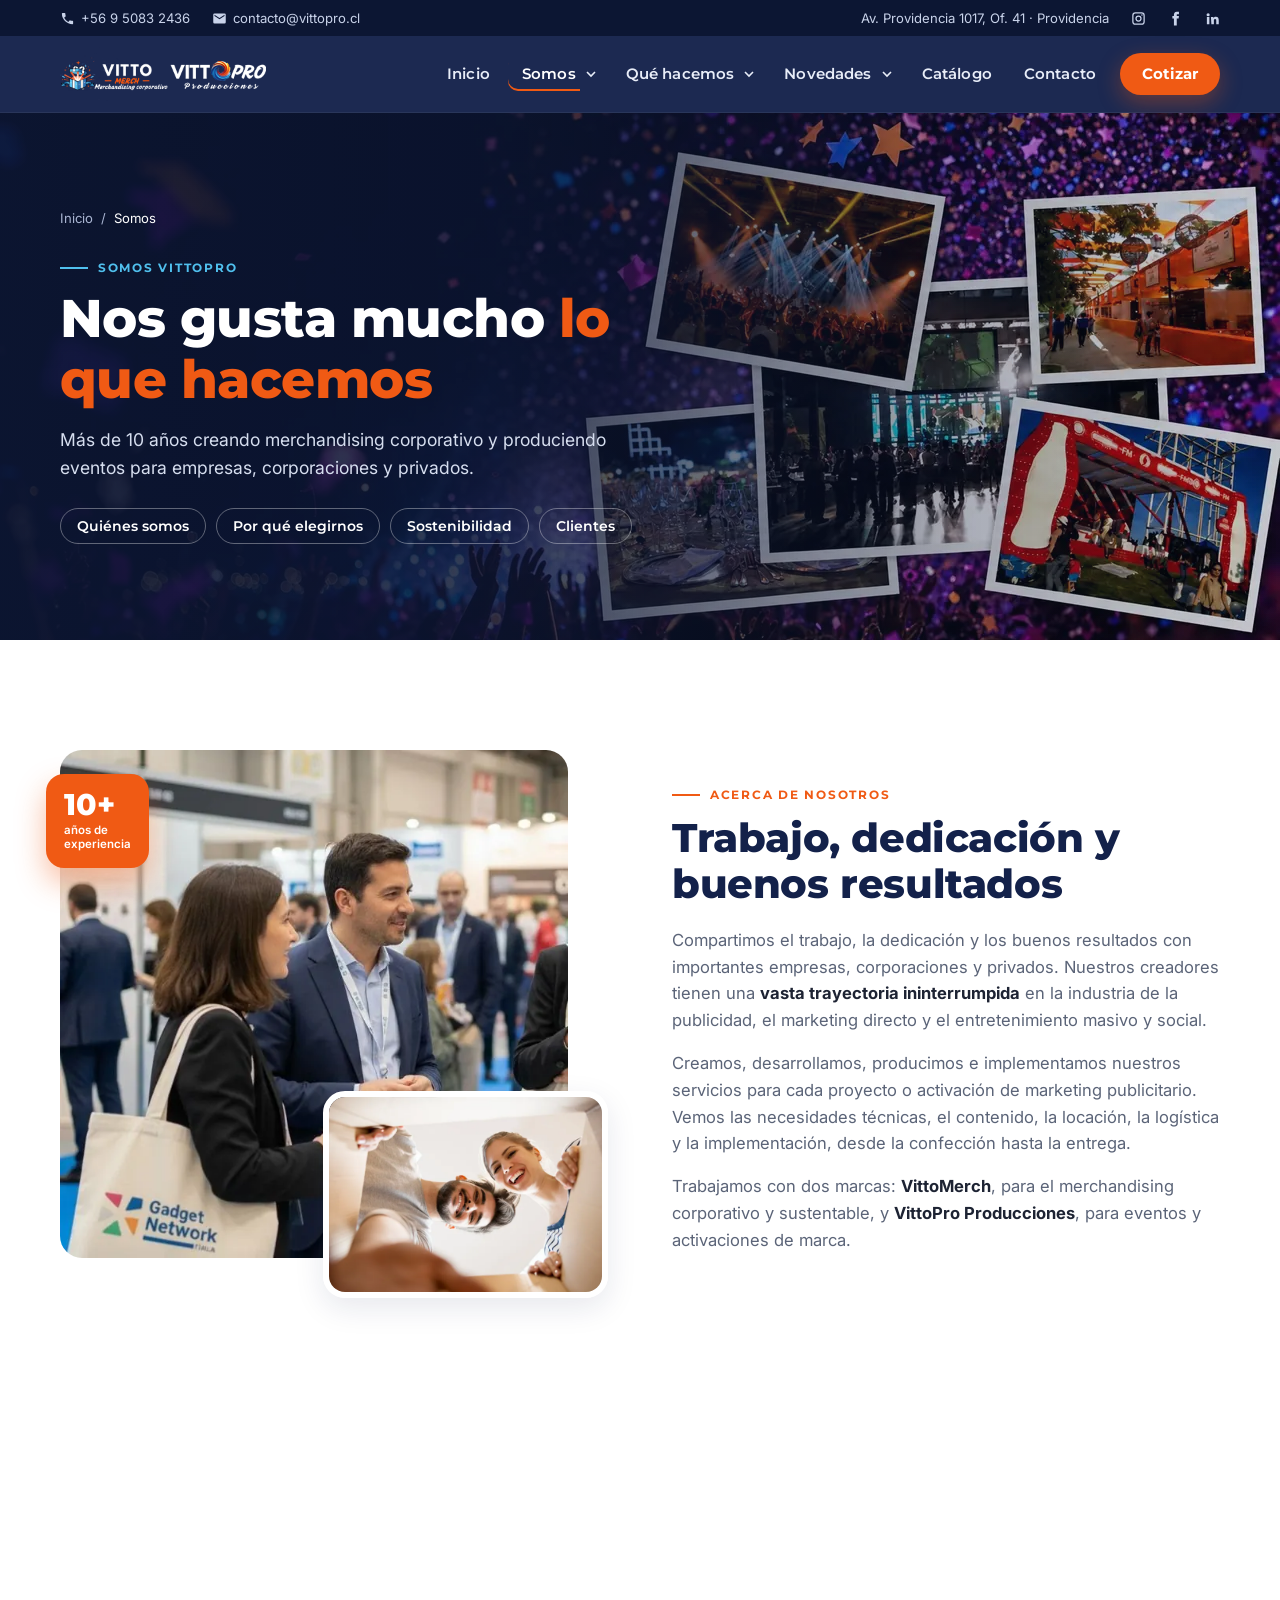
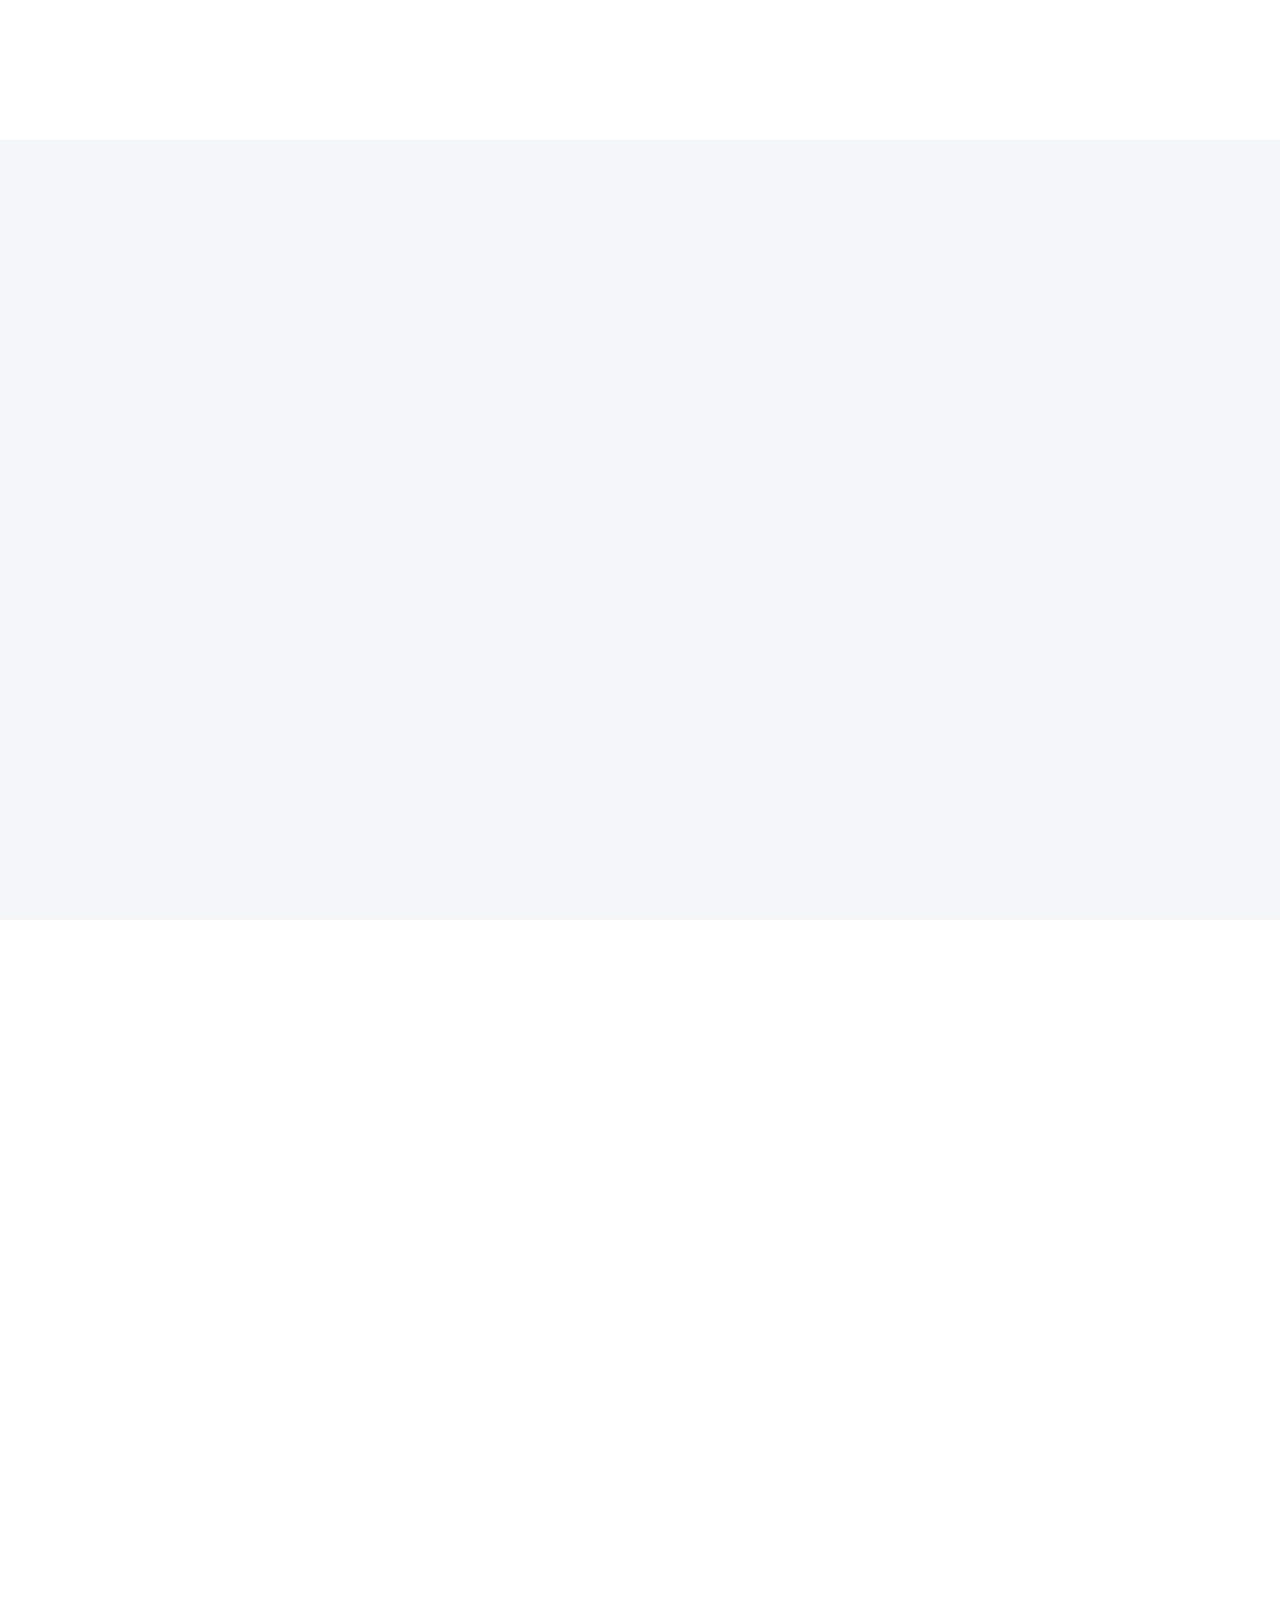
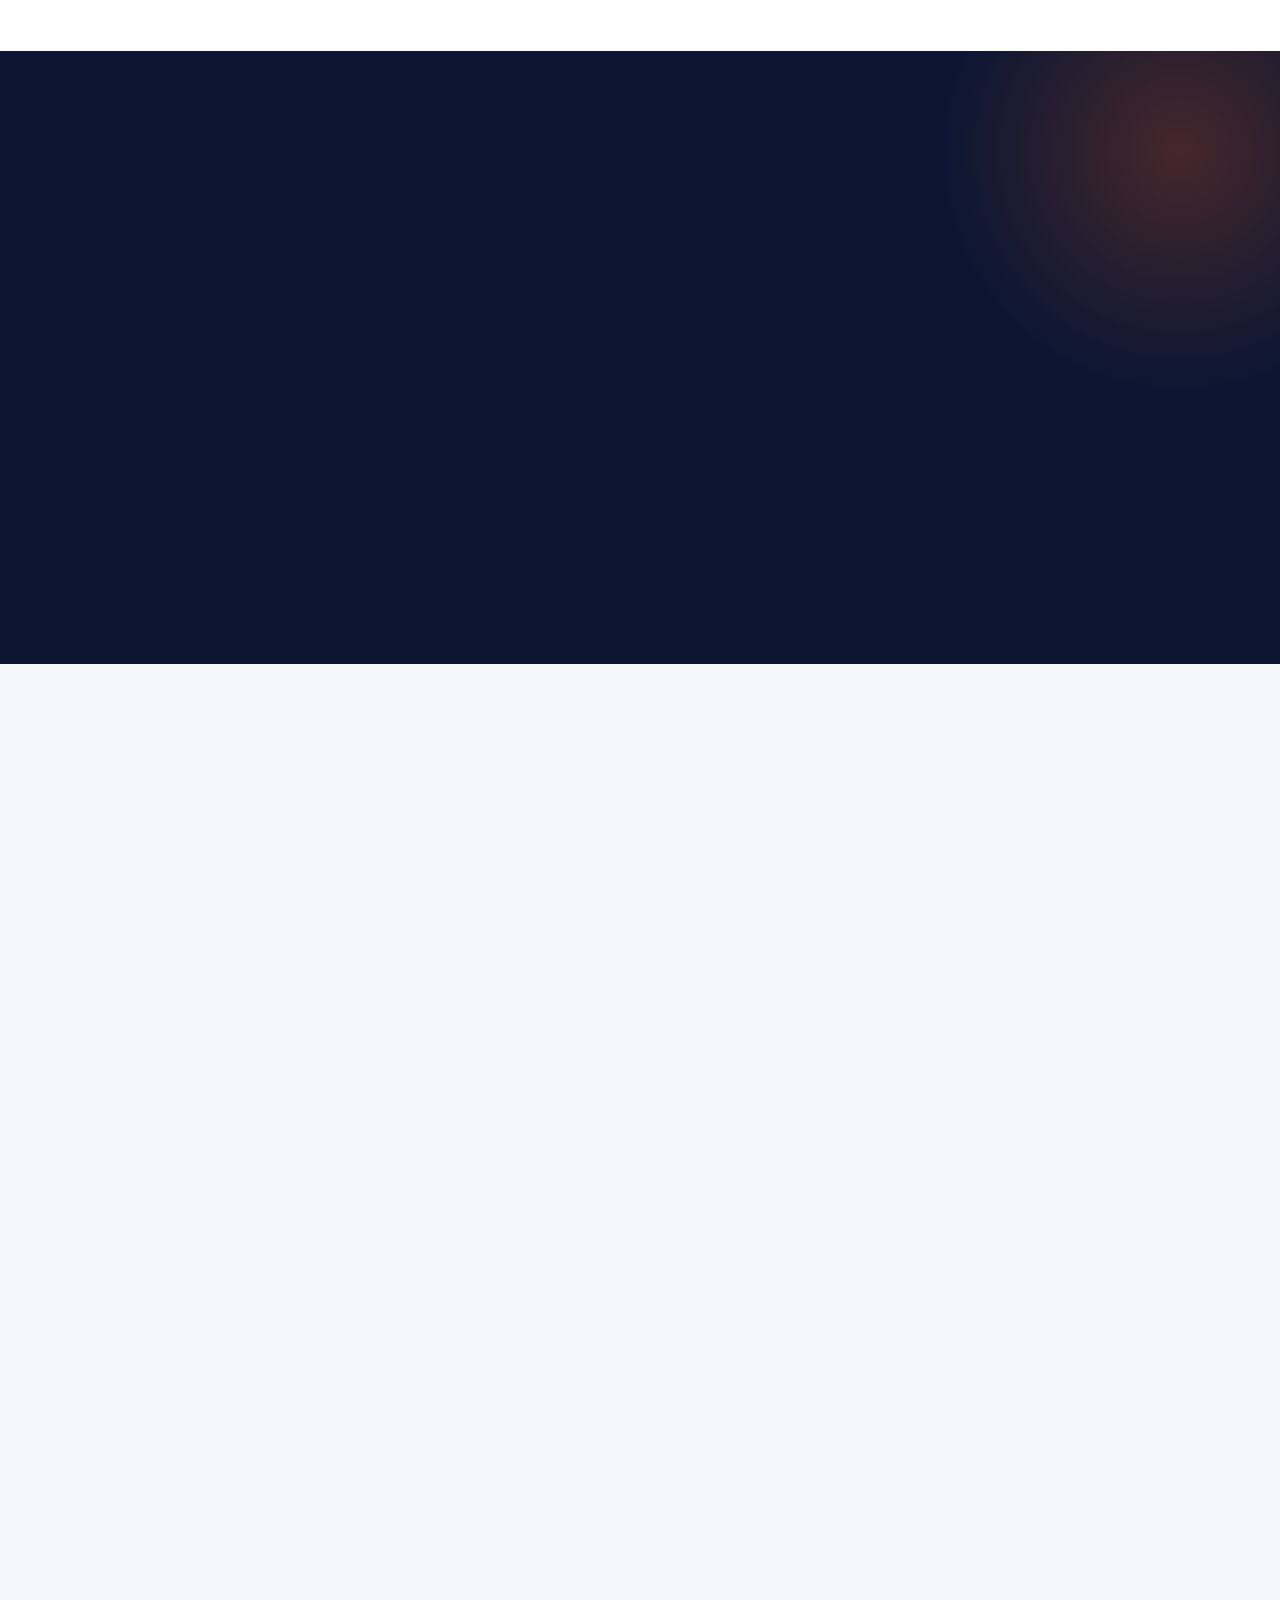
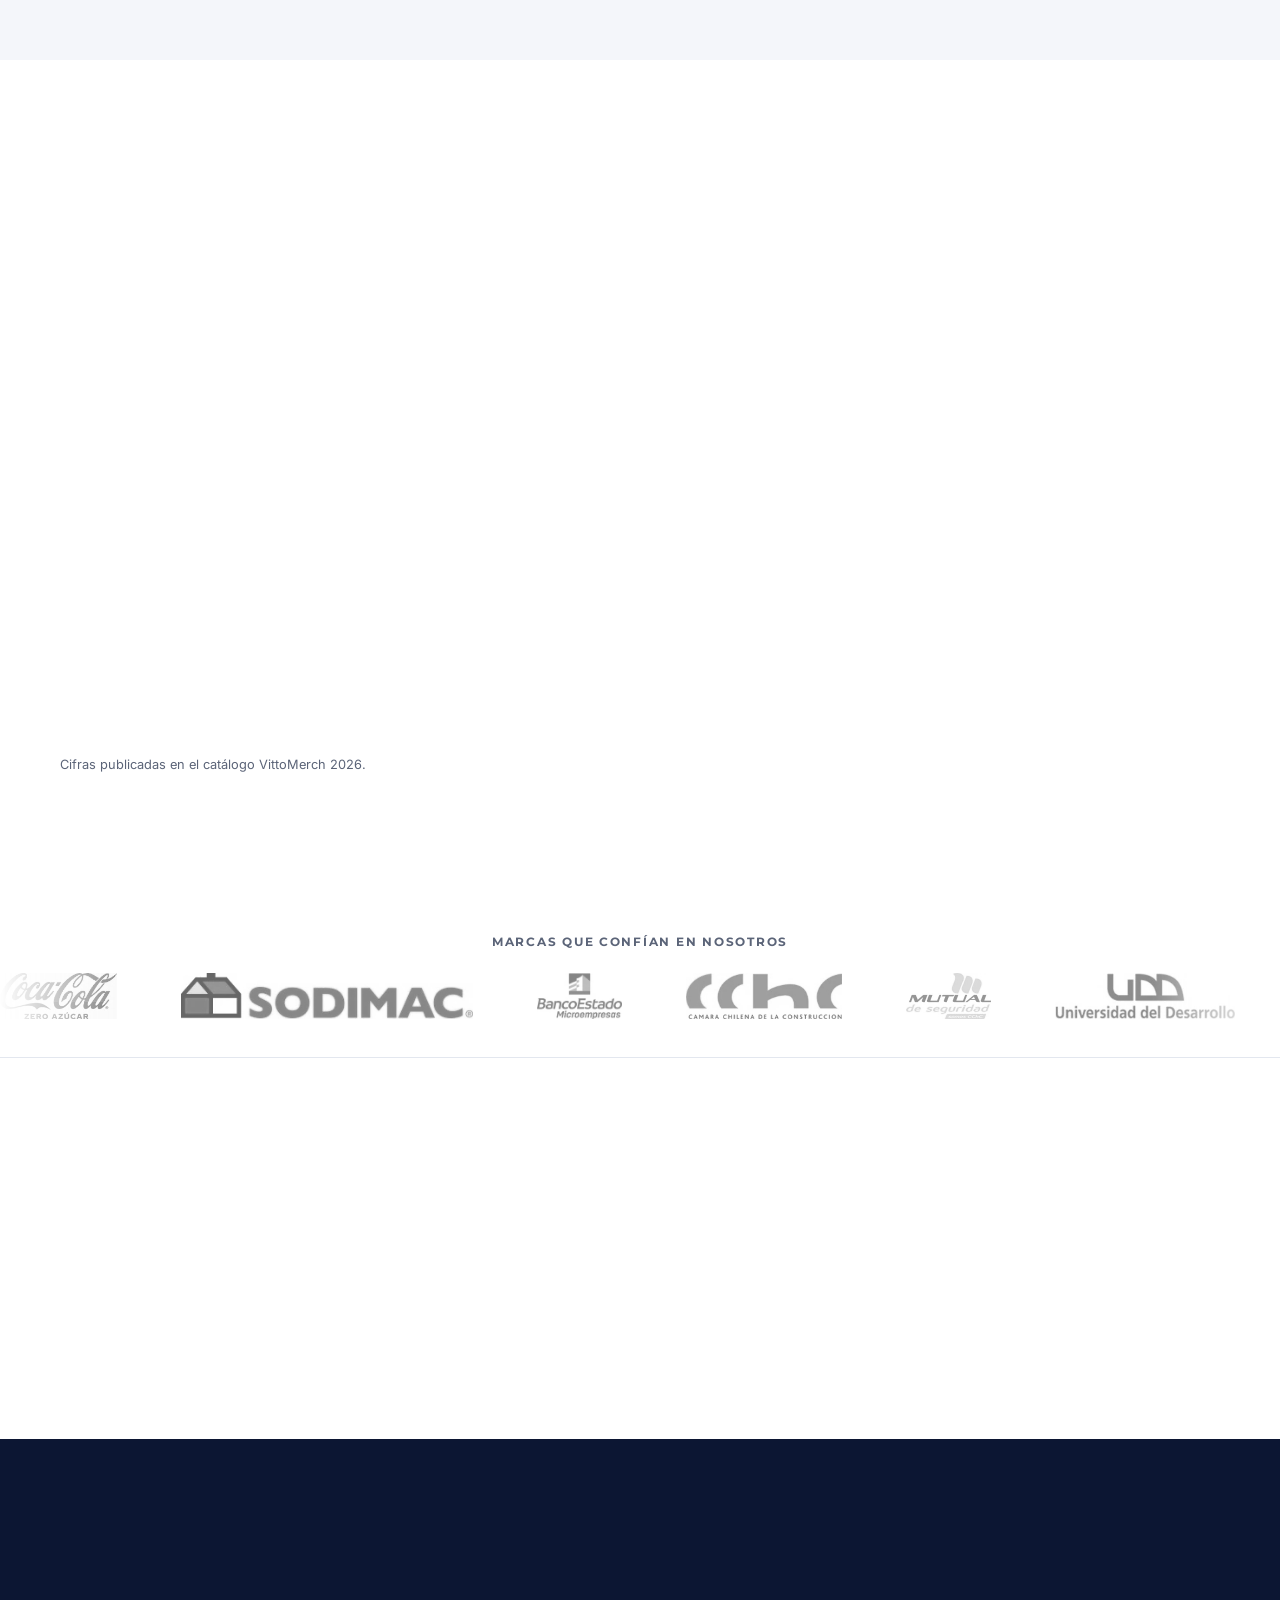
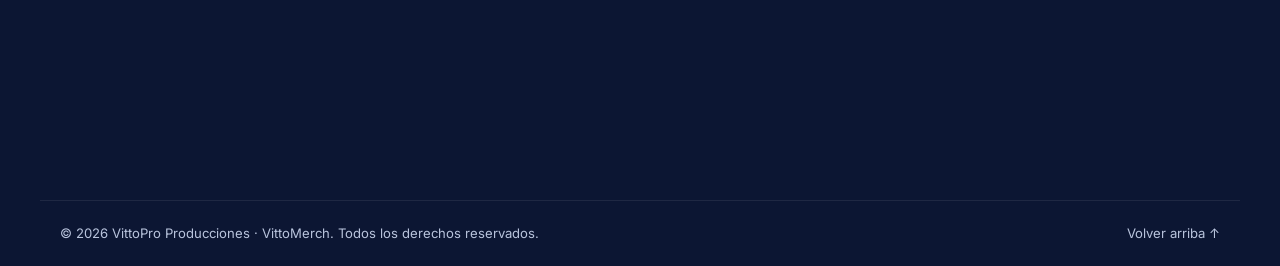
<file: empresa.html>
<!doctype html>
<html lang="es-CL">
<head>
<meta charset="utf-8">
<meta name="viewport" content="width=device-width, initial-scale=1">
<title>Somos VittoPro | Más de 10 años en merchandising y eventos</title>
<meta name="description" content="Conoce a VittoPro y VittoMerch: más de 10 años en merchandising corporativo, merch sustentable y producción de eventos en Santiago. Atención personalizada en cada etapa.">
<link rel="canonical" href="https://vittopro.cl/wp/empresa/">
<meta name="robots" content="noindex,nofollow">
<meta name="theme-color" content="#13214a">

<meta property="og:type" content="website">
<meta property="og:locale" content="es_CL">
<meta property="og:site_name" content="VittoPro · VittoMerch">
<meta property="og:title" content="Somos VittoPro | Más de 10 años en merchandising y eventos">
<meta property="og:description" content="Conoce a VittoPro y VittoMerch: más de 10 años en merchandising corporativo, merch sustentable y producción de eventos en Santiago. Atención personalizada en cada etapa.">
<meta property="og:url" content="https://vittopro.cl/wp/empresa/">
<meta property="og:image" content="https://vittopro.cl/wp/img/og-vittopro.jpg">
<meta property="og:image:width" content="1200">
<meta property="og:image:height" content="630">
<meta name="twitter:card" content="summary_large_image">

<link rel="icon" type="image/png" sizes="32x32" href="img/favicon-32.png">
<link rel="apple-touch-icon" href="img/apple-touch-icon.png">
<link rel="preconnect" href="https://fonts.googleapis.com">
<link rel="preconnect" href="https://fonts.gstatic.com" crossorigin>
<link href="https://fonts.googleapis.com/css2?family=Inter:wght@400;500;600&family=Montserrat:wght@600;700;800&display=swap" rel="stylesheet">
<link rel="stylesheet" href="css/vittopro.css?v=20261120b">
<script type="application/ld+json">{"@context":"https://schema.org","@type":"BreadcrumbList","itemListElement":[{"@type":"ListItem","position":1,"name":"Inicio","item":"https://vittopro.cl/wp/"},{"@type":"ListItem","position":2,"name":"Somos","item":"https://vittopro.cl/wp/empresa/"}]}</script>
</head>
<body>
<a class="salto" href="#contenido">Saltar al contenido</a>

<header class="header" id="header">
  <div class="barra-sup">
    <div class="envoltura">
      <div class="datos">
        <a href="https://wa.me/56950832436"><svg viewBox="0 0 24 24" aria-hidden="true"><path d="M6.6 10.8a15.1 15.1 0 0 0 6.6 6.6l2.2-2.2c.3-.3.7-.4 1-.2 1.1.4 2.3.6 3.6.6.6 0 1 .4 1 1V20c0 .6-.4 1-1 1A17 17 0 0 1 3 4c0-.6.4-1 1-1h3.5c.6 0 1 .4 1 1 0 1.2.2 2.4.6 3.6.1.3 0 .7-.2 1z"/></svg>+56 9 5083 2436</a>
        <a href="mailto:contacto@vittopro.cl"><svg viewBox="0 0 24 24" aria-hidden="true"><path d="M20 4H4a2 2 0 0 0-2 2v12a2 2 0 0 0 2 2h16a2 2 0 0 0 2-2V6a2 2 0 0 0-2-2zm0 4-8 5-8-5V6l8 5 8-5z"/></svg>contacto@vittopro.cl</a>
      </div>
      <div class="redes">
        <span>Av. Providencia 1017, Of. 41 · Providencia</span>
        <a href="https://www.instagram.com/vittomerch/" aria-label="Instagram de VittoMerch"><svg viewBox="0 0 24 24" aria-hidden="true"><path fill-rule="evenodd" d="M7 2h10a5 5 0 0 1 5 5v10a5 5 0 0 1-5 5H7a5 5 0 0 1-5-5V7a5 5 0 0 1 5-5zM7 4a3 3 0 0 0-3 3v10a3 3 0 0 0 3 3h10a3 3 0 0 0 3-3V7a3 3 0 0 0-3-3zM12 7a5 5 0 1 1 0 10a5 5 0 0 1 0-10zM12 9a3 3 0 1 0 0 6a3 3 0 0 0 0-6zM17.5 5.3a1.2 1.2 0 1 1 0 2.4a1.2 1.2 0 0 1 0-2.4z"/></svg></a>
        <a href="https://www.facebook.com/vittomerch" aria-label="Facebook de VittoMerch"><svg viewBox="0 0 24 24" aria-hidden="true"><path d="M14 8V6c0-.9.6-1 1-1h2.5V1H14c-3.4 0-4.5 2.4-4.5 5v2H7v4h2.5v11h4.5V12h3l.5-4z"/></svg></a>
        <a href="https://www.linkedin.com/company/vittomerch/" aria-label="LinkedIn de VittoMerch"><svg viewBox="0 0 24 24" aria-hidden="true"><path d="M4.98 3.5a2.5 2.5 0 1 1 0 5 2.5 2.5 0 0 1 0-5zM3 9.5h4V21H3zM9.5 9.5h3.8v1.6h.1c.5-1 1.8-2 3.8-2 4 0 4.8 2.6 4.8 6V21h-4v-5.3c0-1.3 0-2.9-1.8-2.9s-2 1.4-2 2.8V21h-4z"/></svg></a>
      </div>
    </div>
  </div>
  <nav class="nav" aria-label="Principal">
    <div class="envoltura">
      <a class="marca" href="index.html" aria-label="VittoPro, ir al inicio">
        <img src="img/logo-vittopro-blanco.png" width="309" height="81" alt="VittoMerch y VittoPro Producciones">
      </a>
      <button class="hamburguesa" id="hamburguesa" aria-expanded="false" aria-controls="menu-panel" aria-label="Abrir menú"><span></span></button>
      <div class="menu-panel" id="menu-panel">
        <ul class="menu">
          <li><a href="index.html">Inicio</a></li>
          <li class="con-sub actual">
            <a class="padre" href="empresa.html" aria-current="page">Somos</a>
            <button type="button" class="abre" aria-expanded="false" aria-controls="sub-somos" aria-label="Ver opciones de Somos"><svg class="flecha" viewBox="0 0 10 6" aria-hidden="true"><path d="M1 1l4 4 4-4" fill="none" stroke="currentColor" stroke-width="1.6"/></svg></button>
            <div class="desplegable" id="sub-somos">
              <a href="empresa.html">Quiénes somos<small>10 años en merchandising y eventos</small></a>
              <a href="empresa.html#sostenibilidad">Sostenibilidad<small>Materiales reciclados y ecológicos</small></a>
              <a href="empresa.html#clientes">Clientes<small>Marcas que confían en nosotros</small></a>
            </div>
          </li>
          <li class="con-sub">
            <a class="padre" href="servicios.html">Qué hacemos</a>
            <button type="button" class="abre" aria-expanded="false" aria-controls="sub-servicios" aria-label="Ver opciones de Qué hacemos"><svg class="flecha" viewBox="0 0 10 6" aria-hidden="true"><path d="M1 1l4 4 4-4" fill="none" stroke="currentColor" stroke-width="1.6"/></svg></button>
            <div class="desplegable mega" id="sub-servicios">
              <div>
                <h4>VittoMerch</h4>
                <a href="servicios.html#categorias">Regalos corporativos<small>12 líneas de productos</small></a>
                <a href="servicios.html#sustentable">Merch sustentable<small>Compostable y reciclado</small></a>
                <a href="pin-personalizados-premium.html">Pines y chapitas NFC<small>Tu marca a un toque</small></a>
                <a href="premios-de-reconocimiento.html">Galvanos y premios 3D<small>Impresión 3D reciclada</small></a>
                <a href="servicios.html#tecnicas">Técnicas de personalización<small>Bordado, láser, serigrafía y más</small></a>
              </div>
              <div>
                <h4>VittoPro Producciones</h4>
                <a href="servicios.html#producciones">Eventos corporativos<small>Producción integral</small></a>
                <a href="servicios.html#producciones">Activaciones de marca<small>BTL y experiencias</small></a>
                <a href="servicios.html#producciones">Lanzamientos y ferias<small>Stands, montaje y staff</small></a>
                <a href="servicios.html#galeria">Galería de eventos<small>Algunos de nuestros montajes</small></a>
              </div>
              <div class="mega-destacado">
                <div>
                  <strong>Catálogo VittoMerch 2026</strong>
                  <p>Más de 250 páginas de productos.</p>
                </div>
                <a class="boton boton-naranjo" href="catalogo.html">Ver catálogo</a>
                <img src="img/prod-03.webp" width="400" height="400" alt="" loading="lazy">
              </div>
            </div>
          </li>
          <li class="con-sub">
            <a class="padre" href="blog.html">Novedades</a>
            <button type="button" class="abre" aria-expanded="false" aria-controls="sub-novedades" aria-label="Ver opciones de Novedades"><svg class="flecha" viewBox="0 0 10 6" aria-hidden="true"><path d="M1 1l4 4 4-4" fill="none" stroke="currentColor" stroke-width="1.6"/></svg></button>
            <div class="desplegable" id="sub-novedades">
              <a href="premios-de-reconocimiento.html">Galvanos 3D reciclados<small>Febrero 2026</small></a>
              <a href="llaveros-personalizados.html">Llaveros personalizados<small>Febrero 2026</small></a>
              <a href="bolsa-de-comercio-ecologicas.html">Bolsas de comercio ecológicas<small>Enero 2026</small></a>
              <a href="pin-personalizados-premium.html">Pines NFC sustentables<small>Enero 2026</small></a>
              <a href="blog.html"><strong>Ver todas las novedades →</strong></a>
            </div>
          </li>
          <li><a href="catalogo.html">Catálogo</a></li>
          <li><a href="contacto.html">Contacto</a></li>
        </ul>
        <a class="boton boton-naranjo cta" href="contacto.html#cotizar">Cotizar</a>
        <a class="boton boton-naranjo cta-movil" href="contacto.html#cotizar">Cotizar ahora</a>
      </div>
    </div>
  </nav>
</header>

<main id="contenido">
<section class="cabecera">
  <img src="img/hero-eventos-1920.webp" srcset="img/hero-eventos-1280.webp 1280w, img/hero-eventos-1920.webp 1920w" sizes="100vw" width="1920" height="1168" alt="" fetchpriority="high">
  <div class="envoltura">
    <div class="cabecera-texto">
      <nav class="migas" aria-label="Estás en"><a href="index.html">Inicio</a><span aria-hidden="true">/</span><span aria-current="page">Somos</span></nav>
      <span class="antetitulo">Somos VittoPro</span>
      <h1>Nos gusta mucho <em>lo que hacemos</em></h1>
      <p>Más de 10 años creando merchandising corporativo y produciendo eventos para empresas, corporaciones y privados.</p>
      <div class="saltos">
        <a href="#historia">Quiénes somos</a>
        <a href="#por-que">Por qué elegirnos</a>
        <a href="#sostenibilidad">Sostenibilidad</a>
        <a href="#clientes">Clientes</a>
      </div>
    </div>
  </div>
</section>

<!-- ============ QUIÉNES SOMOS ============ -->
<section class="seccion" id="historia">
  <div class="envoltura somos">
    <div class="somos-fotos aparece" data-anim="izq">
      <img src="img/somos-expo.webp" width="640" height="640" alt="Equipo de VittoPro en una feria comercial" loading="lazy">
      <img class="f2" src="img/somos-equipo.webp" width="700" height="500" alt="Clientes felices abriendo un regalo corporativo" loading="lazy">
      <div class="sello">10+<small>años de<br>experiencia</small></div>
    </div>
    <div class="texto-largo aparece" data-retraso="1">
      <span class="antetitulo">Acerca de nosotros</span>
      <h2>Trabajo, dedicación y buenos resultados</h2>
      <p>Compartimos el trabajo, la dedicación y los buenos resultados con importantes empresas, corporaciones y privados. Nuestros creadores tienen una <strong>vasta trayectoria ininterrumpida</strong> en la industria de la publicidad, el marketing directo y el entretenimiento masivo y social.</p>
      <p>Creamos, desarrollamos, producimos e implementamos nuestros servicios para cada proyecto o activación de marketing publicitario. Vemos las necesidades técnicas, el contenido, la locación, la logística y la implementación, desde la confección hasta la entrega.</p>
      <p>Trabajamos con dos marcas: <strong>VittoMerch</strong>, para el merchandising corporativo y sustentable, y <strong>VittoPro Producciones</strong>, para eventos y activaciones de marca.</p>
    </div>
  </div>
</section>

<!-- ============ MISIÓN ============ -->
<section class="seccion" style="padding-top:0">
  <div class="envoltura">
    <div class="cita aparece" data-anim="zoom">
      <p>Nuestra misión siempre ha sido hacer bien las cosas y atender de manera personalizada cada requerimiento, para finalmente ver a un cliente feliz y muy satisfecho.</p>
      <small>Nuestra misión</small>
    </div>
  </div>
</section>

<!-- ============ POR QUÉ ELEGIRNOS ============ -->
<section class="seccion fondo-2" id="por-que">
  <div class="envoltura">
    <div class="cabeza-seccion aparece">
      <span class="antetitulo">Por qué elegirnos</span>
      <h2>Porque nos gusta mucho lo que hacemos</h2>
      <p>Desarrollamos tus requerimientos a medida y terminamos el proyecto con una buena fecha de entrega para ti y tu empresa.</p>
    </div>
    <div class="grilla g4">
      <div class="tarjeta aparece"><div class="icono"><svg viewBox="0 0 24 24" fill="none" stroke="currentColor" stroke-width="2" stroke-linecap="round" stroke-linejoin="round" aria-hidden="true"><path d="M12 2.5l2.9 6.2 6.6.7-4.9 4.6 1.4 6.6L12 17.3l-6 3.3 1.4-6.6-4.9-4.6 6.6-.7z"/></svg></div><h3>Excelencia operacional</h3><p>Ponemos atención en los detalles y te proponemos ideas para tu rubro con distintos productos, con un buen servicio en todo momento.</p></div>
      <div class="tarjeta aparece" data-retraso="1"><div class="icono azul"><svg viewBox="0 0 24 24" fill="none" stroke="currentColor" stroke-width="2" stroke-linecap="round" stroke-linejoin="round" aria-hidden="true"><path d="M3 17l6-6 4 4 8-8"/><path d="M15 7h6v6"/></svg></div><h3>Crecimiento continuo</h3><p>Siempre innovando y descubriendo nuevos materiales, con artículos amigables con el medio ambiente.</p></div>
      <div class="tarjeta aparece" data-retraso="2"><div class="icono"><svg viewBox="0 0 24 24" fill="none" stroke="currentColor" stroke-width="2" stroke-linecap="round" stroke-linejoin="round" aria-hidden="true"><path d="M16 21v-2a4 4 0 0 0-4-4H6a4 4 0 0 0-4 4v2"/><circle cx="9" cy="7" r="4"/><path d="M22 21v-2a4 4 0 0 0-3-3.9M16 3.1a4 4 0 0 1 0 7.8"/></svg></div><h3>Equipo de expertos</h3><p>Trabajamos con los mejores profesionales de la cadena, hasta entregar el mejor producto promocional.</p></div>
      <div class="tarjeta aparece" data-retraso="3"><div class="icono azul"><svg viewBox="0 0 24 24" fill="none" stroke="currentColor" stroke-width="2" stroke-linecap="round" stroke-linejoin="round" aria-hidden="true"><circle cx="12" cy="12" r="9"/><path d="M12 7v5l3 3"/></svg></div><h3>Entregas a tiempo</h3><p>Tu proyecto a medida, con una buena fecha de entrega para ti y tu empresa.</p></div>
    </div>
  </div>
</section>

<!-- ============ ATENCIÓN ============ -->
<section class="seccion">
  <div class="envoltura">
    <div class="cabeza-seccion centro aparece">
      <span class="antetitulo">Servicio integral</span>
      <h2>Te brindamos la atención que mereces</h2>
      <p>Atención personalizada en cada etapa del proceso: tú eliges lo que quieres y nosotros lo hacemos por ti.</p>
    </div>
    <div class="grilla g4">
      <div class="tarjeta aparece"><div class="icono"><svg viewBox="0 0 24 24" fill="none" stroke="currentColor" stroke-width="2" stroke-linecap="round" stroke-linejoin="round" aria-hidden="true"><path d="M21 15a2 2 0 0 1-2 2H7l-4 4V5a2 2 0 0 1 2-2h14a2 2 0 0 1 2 2z"/><path d="M8 9h8M8 13h5"/></svg></div><h3>Asesoría de productos</h3><p>Te proponemos productos según tu rubro, tu objetivo y tu presupuesto.</p></div>
      <div class="tarjeta aparece" data-retraso="1"><div class="icono"><svg viewBox="0 0 24 24" fill="none" stroke="currentColor" stroke-width="2" stroke-linecap="round" stroke-linejoin="round" aria-hidden="true"><path d="M6 9V2h12v7"/><path d="M6 18H4a2 2 0 0 1-2-2v-5a2 2 0 0 1 2-2h16a2 2 0 0 1 2 2v5a2 2 0 0 1-2 2h-2"/><path d="M6 14h12v8H6z"/></svg></div><h3>Servicio de impresión</h3><p>Personalizamos con la técnica que mejor resulta en cada producto: bordado, láser, serigrafía y más.</p></div>
      <div class="tarjeta aparece" data-retraso="2"><div class="icono"><svg viewBox="0 0 24 24" fill="none" stroke="currentColor" stroke-width="2" stroke-linecap="round" stroke-linejoin="round" aria-hidden="true"><path d="M1 3h15v13H1zM16 8h4l3 3v5h-7"/><circle cx="5.5" cy="18.5" r="2.5"/><circle cx="18.5" cy="18.5" r="2.5"/></svg></div><h3>Logística rápida y eficiente</h3><p>Coordinamos la producción y la entrega de tu pedido.</p></div>
      <div class="tarjeta aparece" data-retraso="3"><div class="icono"><svg viewBox="0 0 24 24" fill="none" stroke="currentColor" stroke-width="2" stroke-linecap="round" stroke-linejoin="round" aria-hidden="true"><path d="M20.8 4.6a5.5 5.5 0 0 0-7.8 0L12 5.7l-1-1.1a5.5 5.5 0 0 0-7.8 7.8l1 1.1L12 21l7.8-7.5 1-1.1a5.5 5.5 0 0 0 0-7.8z"/></svg></div><h3>Servicio postventa</h3><p>Seguimos contigo después de la entrega.</p></div>
    </div>
  </div>
</section>

<!-- ============ CALIDAD ============ -->
<section class="seccion oscuro">
  <div class="brillo" aria-hidden="true"></div>
  <div class="envoltura dos-col">
    <div class="aparece" data-anim="izq">
      <span class="antetitulo">Calidad controlada</span>
      <h2>La mejor relación calidad-precio</h2>
      <p style="color:#b9c4dd">Cada producto está cuidadosamente seleccionado por profesionales expertos en el área y pasa por diversos controles de calidad.</p>
      <ul class="lista-check escalonado">
        <li><svg viewBox="0 0 24 24" fill="none" stroke="currentColor" stroke-width="2.4" aria-hidden="true"><path d="M20 6L9 17l-5-5"/></svg>Durabilidad y rendimiento a lo largo del tiempo</li>
        <li><svg viewBox="0 0 24 24" fill="none" stroke="currentColor" stroke-width="2.4" aria-hidden="true"><path d="M20 6L9 17l-5-5"/></svg>Precios altamente competitivos en el mercado</li>
        <li><svg viewBox="0 0 24 24" fill="none" stroke="currentColor" stroke-width="2.4" aria-hidden="true"><path d="M20 6L9 17l-5-5"/></svg>Materiales reciclados y ecológicos cuando el producto lo permite</li>
        <li><svg viewBox="0 0 24 24" fill="none" stroke="currentColor" stroke-width="2.4" aria-hidden="true"><path d="M20 6L9 17l-5-5"/></svg>Producción de impresión 3D reciclada hecha en Chile</li>
      </ul>
    </div>
    <div class="grilla g2 aparece" data-anim="der">
      <div class="tarjeta"><div class="icono"><svg viewBox="0 0 24 24" fill="none" stroke="currentColor" stroke-width="2" stroke-linecap="round" stroke-linejoin="round" aria-hidden="true"><path d="M12 22s8-4 8-10V5l-8-3-8 3v7c0 6 8 10 8 10z"/><path d="M9 12l2 2 4-4"/></svg></div><h3>Seleccionado por expertos</h3><p>Elegimos cada artículo pensando en que tu cliente lo use, no en que lo guarde.</p></div>
      <div class="tarjeta"><div class="icono verde"><svg viewBox="0 0 24 24" fill="none" stroke="currentColor" stroke-width="2" stroke-linecap="round" stroke-linejoin="round" aria-hidden="true"><path d="M11 20A7 7 0 0 1 9.8 6.1C15.5 5 17 4.5 19 2c1 2 2 4.2 2 8 0 5.5-4.8 10-10 10z"/><path d="M2 21c0-3 1.9-5.4 5.1-6"/></svg></div><h3>La calidad no es descartable</h3><p>Un regalo que dura sigue mostrando tu marca por más tiempo.</p></div>
    </div>
  </div>
</section>

<!-- ============ SOSTENIBILIDAD ============ -->
<section class="seccion fondo-2" id="sostenibilidad">
  <div class="envoltura">
    <div class="cabeza-seccion aparece">
      <span class="antetitulo">Compromiso con la sostenibilidad</span>
      <h2>Materiales que cuidan el planeta</h2>
      <p>Contamos con productos reutilizables, elaborados con materiales reciclados y ecológicos. Inviertes en calidad mientras contribuyes a un futuro más sostenible.</p>
    </div>
    <ul class="materiales">
      <li class="aparece"><img src="img/mat-madera.webp" width="480" height="259" alt="Tablero de ajedrez de madera" loading="lazy"><div><strong>Madera</strong><span>Natural, renovable y con una belleza única.</span></div></li>
      <li class="aparece" data-retraso="1"><img src="img/mat-bambu.webp" width="480" height="259" alt="Llavero de bambú" loading="lazy"><div><strong>Bambú</strong><span>Sostenible y resistente.</span></div></li>
      <li class="aparece" data-retraso="2"><img src="img/mat-plastico.webp" width="480" height="258" alt="Bolígrafo de plástico ABS reciclado" loading="lazy"><div><strong>Plástico ABS reciclado</strong><span>Resistente, duradero y hecho con materiales reciclados.</span></div></li>
      <li class="aparece" data-retraso="3"><img src="img/mat-acero.webp" width="480" height="258" alt="Botella de acero inoxidable reciclado" loading="lazy"><div><strong>Acero inoxidable reciclado</strong><span>Sólido y duradero, obtenido de acero reutilizado.</span></div></li>
      <li class="aparece"><img src="img/mat-aluminio.webp" width="480" height="258" alt="Bolígrafo de aluminio reciclado" loading="lazy"><div><strong>Aluminio reciclado</strong><span>Ligero, duradero y de bajo impacto ambiental.</span></div></li>
      <li class="aparece" data-retraso="1"><img src="img/mat-rpet.webp" width="480" height="258" alt="Bolso de RPET" loading="lazy"><div><strong>RPET</strong><span>Fabricado a partir de botellas de plástico recicladas.</span></div></li>
      <li class="aparece" data-retraso="2"><img src="img/mat-corcho.webp" width="480" height="257" alt="Mug con base de corcho" loading="lazy"><div><strong>Corcho</strong><span>Natural, renovable y con excelentes propiedades aislantes.</span></div></li>
      <li class="aparece" data-retraso="3"><img src="img/mat-algodon.webp" width="480" height="257" alt="Estuche de algodón reciclado" loading="lazy"><div><strong>Algodón reciclado</strong><span>Fibra suave y renovada, a partir de residuos textiles.</span></div></li>
    </ul>
  </div>
</section>

<!-- ============ CIFRAS ============ -->
<section class="seccion">
  <div class="envoltura">
    <div class="cabeza-seccion aparece">
      <span class="antetitulo">Por qué regalar merchandising</span>
      <h2>Un buen regalo se usa y se recuerda</h2>
      <p>Lo que dicen las personas sobre los productos promocionales que reciben.</p>
    </div>
    <div class="cifras-4">
      <div class="cifra-c aparece"><strong>83%</strong><span>de las personas usa los productos promocionales que recibe.</span><div class="barra"><i style="--v:83%"></i></div></div>
      <div class="cifra-c aparece" data-retraso="1"><strong>80%</strong><span>de los consumidores prefiere productos útiles y prácticos.</span><div class="barra"><i style="--v:80%"></i></div></div>
      <div class="cifra-c aparece" data-retraso="2"><strong>85%</strong><span>recuerda la marca que le regaló un producto promocional.</span><div class="barra"><i style="--v:85%"></i></div></div>
      <div class="cifra-c aparece" data-retraso="3"><strong>58%</strong><span>dice que un artículo promocional mejora su percepción de la marca.</span><div class="barra"><i style="--v:58%"></i></div></div>
    </div>
    <div class="destaque aparece">46% de los clientes valora más a quien ofrece productos promocionales eco-friendly.<small>Fuente: ASI Central.</small></div>
    <p class="nota-fuente">Cifras publicadas en el catálogo VittoMerch 2026.</p>
  </div>
</section>

<!-- ============ CLIENTES ============ -->
<section class="clientes" id="clientes" aria-label="Clientes">
  <p>Marcas que confían en nosotros</p>
  <div class="cinta">
    <ul id="cinta">
      <li><img src="img/cliente-coca.webp" width="211" height="83" alt="Coca-Cola Zero Azúcar" loading="lazy"></li>
      <li><img src="img/cliente-sodimac.webp" width="337" height="53" alt="Sodimac" loading="lazy"></li>
      <li><img src="img/cliente-bancoestado.webp" width="196" height="106" alt="BancoEstado Microempresas" loading="lazy"></li>
      <li><img src="img/cliente-camara.webp" width="233" height="69" alt="Cámara Chilena de la Construcción" loading="lazy"></li>
      <li><img src="img/cliente-mutual.webp" width="170" height="92" alt="Mutual de Seguridad" loading="lazy"></li>
      <li><img src="img/cliente-universidad.webp" width="239" height="61" alt="Universidad del Desarrollo" loading="lazy"></li>
      <li><img src="img/cliente-ram.webp" width="142" height="92" alt="RAM" loading="lazy"></li>
      <li><img src="img/cliente-implementos.webp" width="194" height="99" alt="Implementos" loading="lazy"></li>
      <li><img src="img/cliente-inbrax.webp" width="246" height="48" alt="Inbrax" loading="lazy"></li>
      <li><img src="img/cliente-red.webp" width="184" height="90" alt="Red Mad, Mujeres Alta Dirección" loading="lazy"></li>
      <li><img src="img/cliente-mow.webp" width="179" height="73" alt="Mow Player" loading="lazy"></li>
    </ul>
  </div>
</section>

<section class="seccion" style="padding-bottom:0">
  <div class="envoltura">
    <div class="franja aparece">
      <div class="brillo" aria-hidden="true"></div>
      <div>
        <h2>¿Trabajamos juntos?</h2>
        <p>Cuéntanos qué necesitas y te respondemos con una propuesta a tu medida.</p>
      </div>
      <div class="acciones">
        <a class="boton boton-naranjo" href="contacto.html#cotizar">Cotizar <svg viewBox="0 0 24 24" fill="none" stroke="currentColor" stroke-width="2.2" aria-hidden="true"><path d="M5 12h14M13 6l6 6-6 6"/></svg></a>
        <a class="boton boton-borde" href="servicios.html">Ver qué hacemos</a>
      </div>
    </div>
  </div>
</section>
</main>

<footer class="footer">
  <div class="envoltura footer-grid aparece escalonado">
    <div>
      <img src="img/logo-vittopro-blanco.png" width="309" height="81" alt="VittoMerch y VittoPro Producciones" loading="lazy">
      <p>Variedad en regalos corporativos, merchandising publicitario y producciones especiales para empresas.</p>
      <div class="redes-pie">
        <a href="https://www.instagram.com/vittomerch/" aria-label="Instagram"><svg viewBox="0 0 24 24" aria-hidden="true"><path fill-rule="evenodd" d="M7 2h10a5 5 0 0 1 5 5v10a5 5 0 0 1-5 5H7a5 5 0 0 1-5-5V7a5 5 0 0 1 5-5zM7 4a3 3 0 0 0-3 3v10a3 3 0 0 0 3 3h10a3 3 0 0 0 3-3V7a3 3 0 0 0-3-3zM12 7a5 5 0 1 1 0 10a5 5 0 0 1 0-10zM12 9a3 3 0 1 0 0 6a3 3 0 0 0 0-6zM17.5 5.3a1.2 1.2 0 1 1 0 2.4a1.2 1.2 0 0 1 0-2.4z"/></svg></a>
        <a href="https://www.facebook.com/vittomerch" aria-label="Facebook"><svg viewBox="0 0 24 24" aria-hidden="true"><path d="M14 8V6c0-.9.6-1 1-1h2.5V1H14c-3.4 0-4.5 2.4-4.5 5v2H7v4h2.5v11h4.5V12h3l.5-4z"/></svg></a>
        <a href="https://www.linkedin.com/company/vittomerch/" aria-label="LinkedIn"><svg viewBox="0 0 24 24" aria-hidden="true"><path d="M4.98 3.5a2.5 2.5 0 1 1 0 5 2.5 2.5 0 0 1 0-5zM3 9.5h4V21H3zM9.5 9.5h3.8v1.6h.1c.5-1 1.8-2 3.8-2 4 0 4.8 2.6 4.8 6V21h-4v-5.3c0-1.3 0-2.9-1.8-2.9s-2 1.4-2 2.8V21h-4z"/></svg></a>
      </div>
    </div>
    <div>
      <h4>Sitio</h4>
      <ul>
        <li><a href="index.html">Inicio</a></li>
        <li><a href="empresa.html">Somos</a></li>
        <li><a href="servicios.html">Qué hacemos</a></li>
        <li><a href="blog.html">Novedades</a></li>
        <li><a href="catalogo.html">Catálogo</a></li>
        <li><a href="contacto.html">Contacto</a></li>
      </ul>
    </div>
    <div>
      <h4>Servicios</h4>
      <ul>
        <li><a href="servicios.html#categorias">Regalos corporativos</a></li>
        <li><a href="servicios.html#sustentable">Merch sustentable</a></li>
        <li><a href="pin-personalizados-premium.html">Pines NFC</a></li>
        <li><a href="premios-de-reconocimiento.html">Galvanos 3D</a></li>
        <li><a href="servicios.html#producciones">Producción de eventos</a></li>
      </ul>
    </div>
    <div>
      <h4>Contáctanos</h4>
      <ul>
        <li><a href="https://wa.me/56950832436">+56 9 5083 2436</a></li>
        <li><a href="mailto:contacto@vittopro.cl">contacto@vittopro.cl</a></li>
        <li>Av. Providencia 1017, Of. 41, Providencia, Santiago, Región Metropolitana</li>
      </ul>
    </div>
  </div>
  <div class="envoltura legal">
    <span>© <span id="anio">2026</span> VittoPro Producciones · VittoMerch. Todos los derechos reservados.</span>
    <a href="#contenido">Volver arriba ↑</a>
  </div>
</footer>

<a class="wsp" href="https://wa.me/56950832436?text=Hola%20VittoPro%2C%20quiero%20cotizar" aria-label="Escríbenos por WhatsApp"><svg viewBox="0 0 24 24" aria-hidden="true"><path d="M12 2a10 10 0 0 0-8.6 15.1L2 22l5-1.3A10 10 0 1 0 12 2zm5.6 14.1c-.2.7-1.4 1.3-2 1.4-.5 0-1.1.1-3.6-.9-3-1.2-4.9-4.3-5-4.5-.2-.2-1.2-1.6-1.2-3s.8-2.2 1-2.5c.3-.3.6-.4.8-.4h.6c.2 0 .4 0 .6.5l.9 2.1c.1.2.1.4 0 .6l-.4.6-.4.5c-.1.2-.3.3-.1.6.2.3.8 1.4 1.8 2.2 1.2 1.1 2.3 1.4 2.6 1.6.3.1.5.1.7-.1l1-1.2c.2-.3.4-.2.7-.1l2 1c.3.1.5.2.6.3.1.2.1.8-.1 1.4z"/></svg></a>

<script src="js/vittopro.js?v=20261120b"></script>
</body>
</html>
</file>
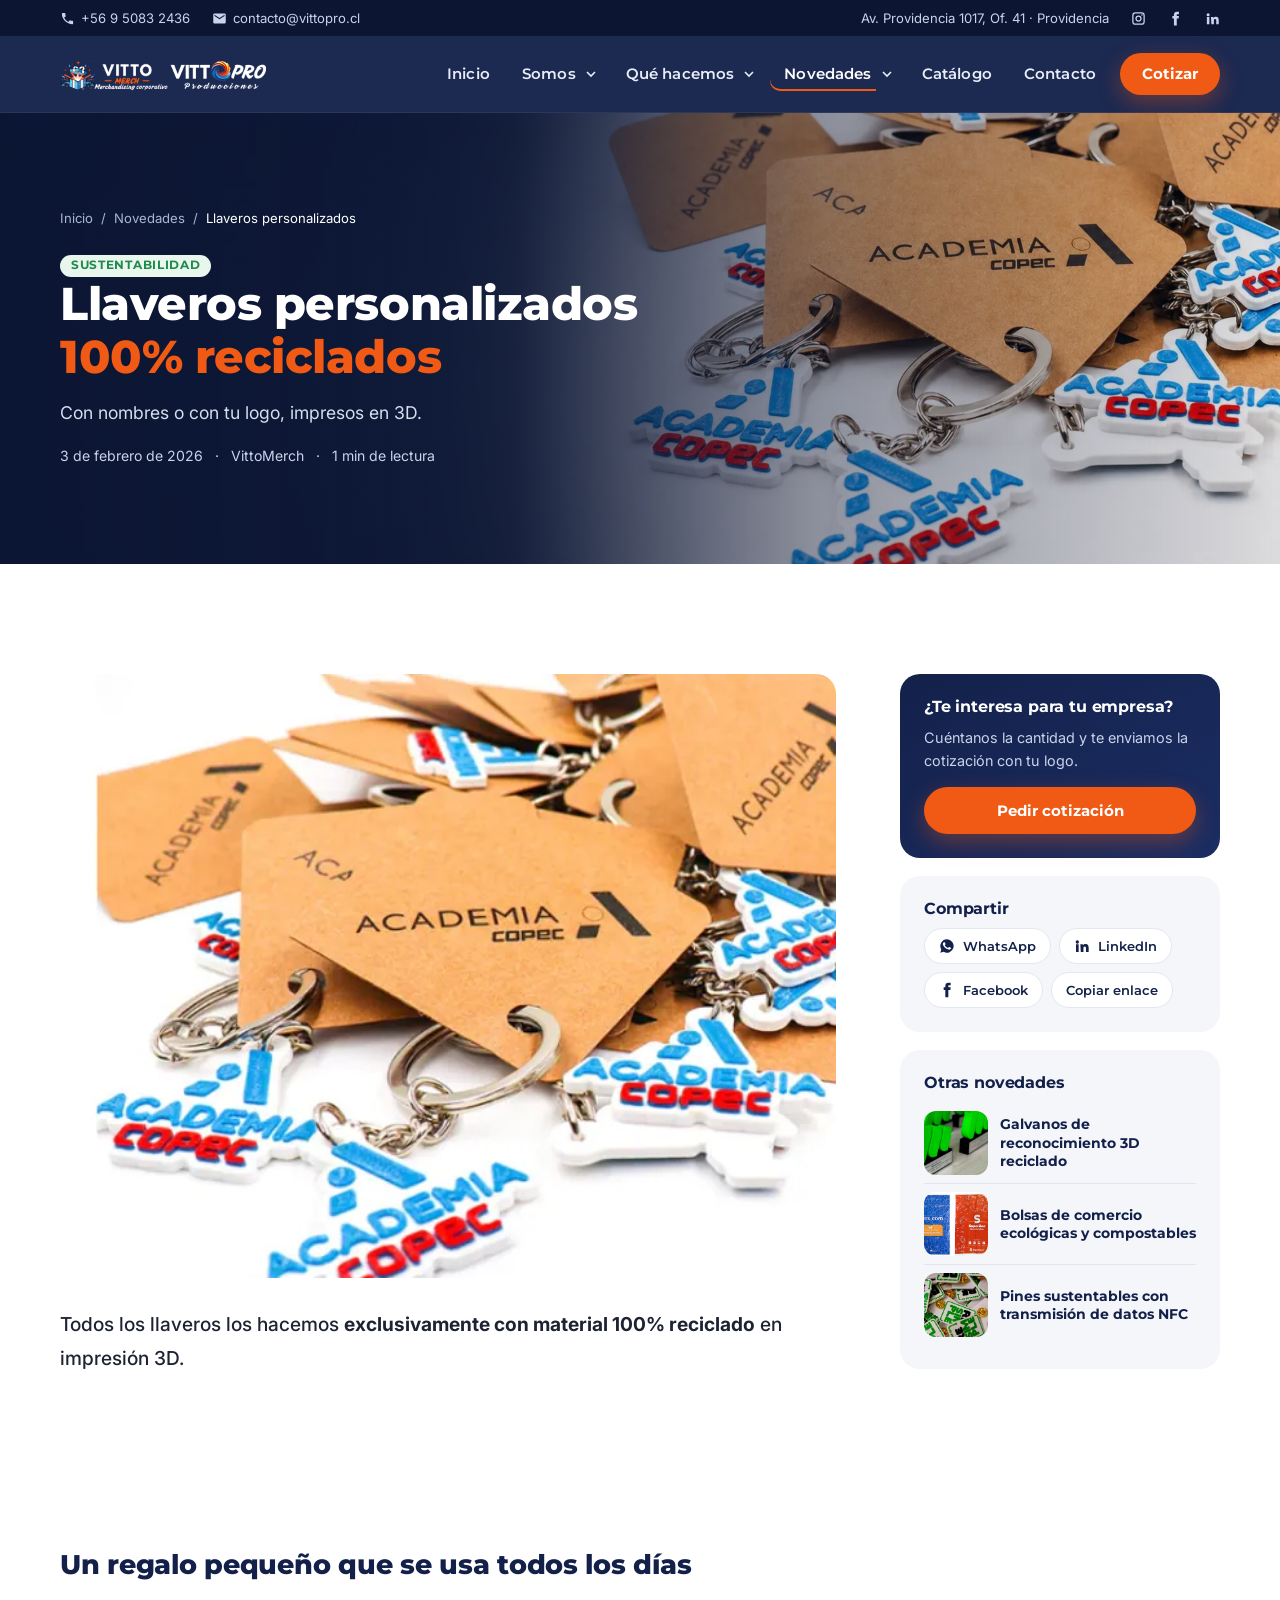
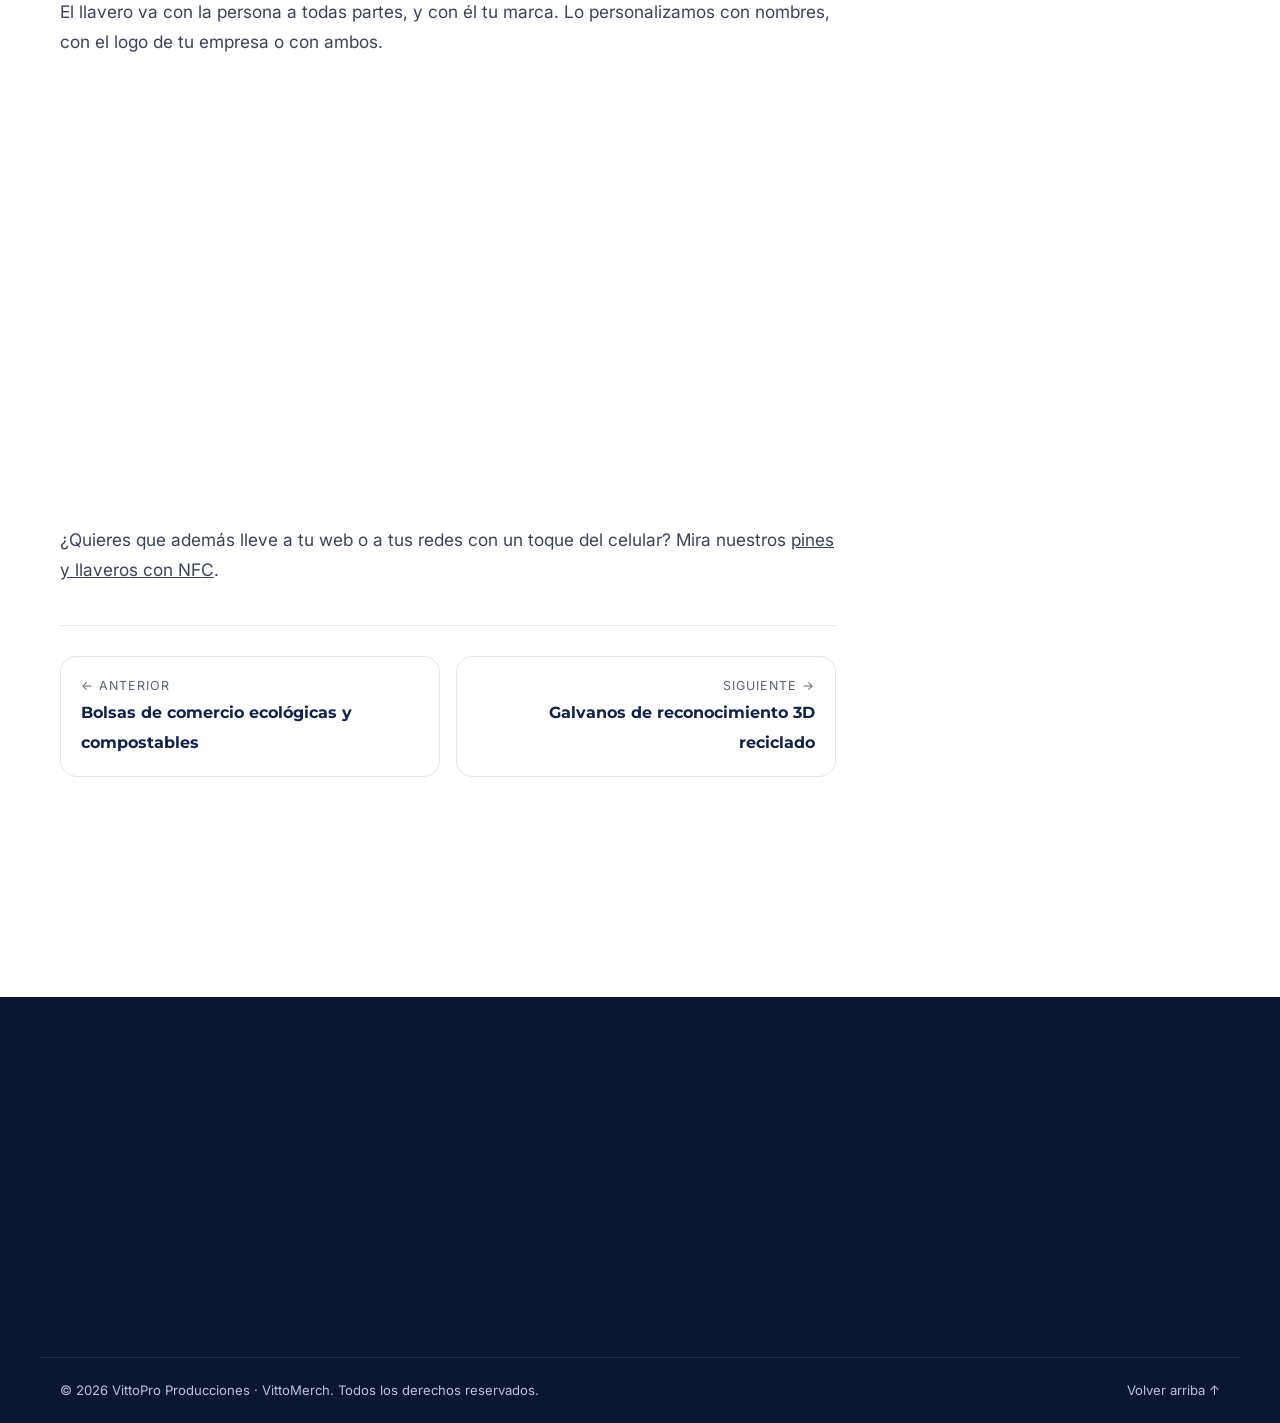
<file: llaveros-personalizados.html>
<!doctype html>
<html lang="es-CL">
<head>
<meta charset="utf-8">
<meta name="viewport" content="width=device-width, initial-scale=1">
<title>Llaveros personalizados 100% reciclados | VittoMerch</title>
<meta name="description" content="Llaveros personalizados con nombres o con tu logo, impresos en 3D con material 100% reciclado. Un llavero reciclado genera un 70% menos de emisiones.">
<link rel="canonical" href="https://vittopro.cl/wp/llaveros-personalizados/">
<meta name="robots" content="noindex,nofollow">
<meta name="theme-color" content="#13214a">

<meta property="og:type" content="article">
<meta property="og:locale" content="es_CL">
<meta property="og:site_name" content="VittoPro · VittoMerch">
<meta property="og:title" content="Llaveros personalizados impresos en 3D con material reciclado">
<meta property="og:description" content="Llaveros personalizados con nombres o con tu logo, impresos en 3D con material 100% reciclado. Un llavero reciclado genera un 70% menos de emisiones.">
<meta property="og:url" content="https://vittopro.cl/wp/llaveros-personalizados/">
<meta property="og:image" content="https://vittopro.cl/wp/img/nov-llaveros.webp">
<meta name="twitter:card" content="summary_large_image">

<link rel="icon" type="image/png" sizes="32x32" href="img/favicon-32.png">
<link rel="apple-touch-icon" href="img/apple-touch-icon.png">
<link rel="preconnect" href="https://fonts.googleapis.com">
<link rel="preconnect" href="https://fonts.gstatic.com" crossorigin>
<link href="https://fonts.googleapis.com/css2?family=Inter:wght@400;500;600&family=Montserrat:wght@600;700;800&display=swap" rel="stylesheet">
<link rel="stylesheet" href="css/vittopro.css?v=20261120b">
<script type="application/ld+json">{"@context":"https://schema.org","@type":"BlogPosting","headline":"Llaveros personalizados","datePublished":"2026-02-03","image":"https://vittopro.cl/wp/img/nov-llaveros.webp","inLanguage":"es-CL","author":{"@type":"Organization","name":"VittoMerch"},"publisher":{"@type":"Organization","name":"VittoPro Producciones","logo":{"@type":"ImageObject","url":"https://vittopro.cl/wp/img/logo-vittopro-blanco.png"}},"mainEntityOfPage":"https://vittopro.cl/wp/llaveros-personalizados/"}</script>

<script type="application/ld+json">{"@context":"https://schema.org","@type":"BreadcrumbList","itemListElement":[{"@type":"ListItem","position":1,"name":"Inicio","item":"https://vittopro.cl/wp/"},{"@type":"ListItem","position":2,"name":"Novedades","item":"https://vittopro.cl/wp/blog/"},{"@type":"ListItem","position":3,"name":"Llaveros personalizados","item":"https://vittopro.cl/wp/llaveros-personalizados/"}]}</script>
</head>
<body>
<a class="salto" href="#contenido">Saltar al contenido</a>

<header class="header" id="header">
  <div class="barra-sup">
    <div class="envoltura">
      <div class="datos">
        <a href="https://wa.me/56950832436"><svg viewBox="0 0 24 24" aria-hidden="true"><path d="M6.6 10.8a15.1 15.1 0 0 0 6.6 6.6l2.2-2.2c.3-.3.7-.4 1-.2 1.1.4 2.3.6 3.6.6.6 0 1 .4 1 1V20c0 .6-.4 1-1 1A17 17 0 0 1 3 4c0-.6.4-1 1-1h3.5c.6 0 1 .4 1 1 0 1.2.2 2.4.6 3.6.1.3 0 .7-.2 1z"/></svg>+56 9 5083 2436</a>
        <a href="mailto:contacto@vittopro.cl"><svg viewBox="0 0 24 24" aria-hidden="true"><path d="M20 4H4a2 2 0 0 0-2 2v12a2 2 0 0 0 2 2h16a2 2 0 0 0 2-2V6a2 2 0 0 0-2-2zm0 4-8 5-8-5V6l8 5 8-5z"/></svg>contacto@vittopro.cl</a>
      </div>
      <div class="redes">
        <span>Av. Providencia 1017, Of. 41 · Providencia</span>
        <a href="https://www.instagram.com/vittomerch/" aria-label="Instagram de VittoMerch"><svg viewBox="0 0 24 24" aria-hidden="true"><path fill-rule="evenodd" d="M7 2h10a5 5 0 0 1 5 5v10a5 5 0 0 1-5 5H7a5 5 0 0 1-5-5V7a5 5 0 0 1 5-5zM7 4a3 3 0 0 0-3 3v10a3 3 0 0 0 3 3h10a3 3 0 0 0 3-3V7a3 3 0 0 0-3-3zM12 7a5 5 0 1 1 0 10a5 5 0 0 1 0-10zM12 9a3 3 0 1 0 0 6a3 3 0 0 0 0-6zM17.5 5.3a1.2 1.2 0 1 1 0 2.4a1.2 1.2 0 0 1 0-2.4z"/></svg></a>
        <a href="https://www.facebook.com/vittomerch" aria-label="Facebook de VittoMerch"><svg viewBox="0 0 24 24" aria-hidden="true"><path d="M14 8V6c0-.9.6-1 1-1h2.5V1H14c-3.4 0-4.5 2.4-4.5 5v2H7v4h2.5v11h4.5V12h3l.5-4z"/></svg></a>
        <a href="https://www.linkedin.com/company/vittomerch/" aria-label="LinkedIn de VittoMerch"><svg viewBox="0 0 24 24" aria-hidden="true"><path d="M4.98 3.5a2.5 2.5 0 1 1 0 5 2.5 2.5 0 0 1 0-5zM3 9.5h4V21H3zM9.5 9.5h3.8v1.6h.1c.5-1 1.8-2 3.8-2 4 0 4.8 2.6 4.8 6V21h-4v-5.3c0-1.3 0-2.9-1.8-2.9s-2 1.4-2 2.8V21h-4z"/></svg></a>
      </div>
    </div>
  </div>
  <nav class="nav" aria-label="Principal">
    <div class="envoltura">
      <a class="marca" href="index.html" aria-label="VittoPro, ir al inicio">
        <img src="img/logo-vittopro-blanco.png" width="309" height="81" alt="VittoMerch y VittoPro Producciones">
      </a>
      <button class="hamburguesa" id="hamburguesa" aria-expanded="false" aria-controls="menu-panel" aria-label="Abrir menú"><span></span></button>
      <div class="menu-panel" id="menu-panel">
        <ul class="menu">
          <li><a href="index.html">Inicio</a></li>
          <li class="con-sub">
            <a class="padre" href="empresa.html">Somos</a>
            <button type="button" class="abre" aria-expanded="false" aria-controls="sub-somos" aria-label="Ver opciones de Somos"><svg class="flecha" viewBox="0 0 10 6" aria-hidden="true"><path d="M1 1l4 4 4-4" fill="none" stroke="currentColor" stroke-width="1.6"/></svg></button>
            <div class="desplegable" id="sub-somos">
              <a href="empresa.html">Quiénes somos<small>10 años en merchandising y eventos</small></a>
              <a href="empresa.html#sostenibilidad">Sostenibilidad<small>Materiales reciclados y ecológicos</small></a>
              <a href="empresa.html#clientes">Clientes<small>Marcas que confían en nosotros</small></a>
            </div>
          </li>
          <li class="con-sub">
            <a class="padre" href="servicios.html">Qué hacemos</a>
            <button type="button" class="abre" aria-expanded="false" aria-controls="sub-servicios" aria-label="Ver opciones de Qué hacemos"><svg class="flecha" viewBox="0 0 10 6" aria-hidden="true"><path d="M1 1l4 4 4-4" fill="none" stroke="currentColor" stroke-width="1.6"/></svg></button>
            <div class="desplegable mega" id="sub-servicios">
              <div>
                <h4>VittoMerch</h4>
                <a href="servicios.html#categorias">Regalos corporativos<small>12 líneas de productos</small></a>
                <a href="servicios.html#sustentable">Merch sustentable<small>Compostable y reciclado</small></a>
                <a href="pin-personalizados-premium.html">Pines y chapitas NFC<small>Tu marca a un toque</small></a>
                <a href="premios-de-reconocimiento.html">Galvanos y premios 3D<small>Impresión 3D reciclada</small></a>
                <a href="servicios.html#tecnicas">Técnicas de personalización<small>Bordado, láser, serigrafía y más</small></a>
              </div>
              <div>
                <h4>VittoPro Producciones</h4>
                <a href="servicios.html#producciones">Eventos corporativos<small>Producción integral</small></a>
                <a href="servicios.html#producciones">Activaciones de marca<small>BTL y experiencias</small></a>
                <a href="servicios.html#producciones">Lanzamientos y ferias<small>Stands, montaje y staff</small></a>
                <a href="servicios.html#galeria">Galería de eventos<small>Algunos de nuestros montajes</small></a>
              </div>
              <div class="mega-destacado">
                <div>
                  <strong>Catálogo VittoMerch 2026</strong>
                  <p>Más de 250 páginas de productos.</p>
                </div>
                <a class="boton boton-naranjo" href="catalogo.html">Ver catálogo</a>
                <img src="img/prod-03.webp" width="400" height="400" alt="" loading="lazy">
              </div>
            </div>
          </li>
          <li class="con-sub actual">
            <a class="padre" href="blog.html" aria-current="page">Novedades</a>
            <button type="button" class="abre" aria-expanded="false" aria-controls="sub-novedades" aria-label="Ver opciones de Novedades"><svg class="flecha" viewBox="0 0 10 6" aria-hidden="true"><path d="M1 1l4 4 4-4" fill="none" stroke="currentColor" stroke-width="1.6"/></svg></button>
            <div class="desplegable" id="sub-novedades">
              <a href="premios-de-reconocimiento.html">Galvanos 3D reciclados<small>Febrero 2026</small></a>
              <a href="llaveros-personalizados.html">Llaveros personalizados<small>Febrero 2026</small></a>
              <a href="bolsa-de-comercio-ecologicas.html">Bolsas de comercio ecológicas<small>Enero 2026</small></a>
              <a href="pin-personalizados-premium.html">Pines NFC sustentables<small>Enero 2026</small></a>
              <a href="blog.html"><strong>Ver todas las novedades →</strong></a>
            </div>
          </li>
          <li><a href="catalogo.html">Catálogo</a></li>
          <li><a href="contacto.html">Contacto</a></li>
        </ul>
        <a class="boton boton-naranjo cta" href="contacto.html#cotizar">Cotizar</a>
        <a class="boton boton-naranjo cta-movil" href="contacto.html#cotizar">Cotizar ahora</a>
      </div>
    </div>
  </nav>
</header>

<main id="contenido">
<section class="cabecera cabecera-nota">
  <img src="img/cab-nota-llaveros-1920.webp" srcset="img/cab-nota-llaveros-1000.webp 1000w, img/cab-nota-llaveros-1920.webp 1920w" sizes="100vw" width="1920" height="960" alt="" fetchpriority="high">
  <div class="envoltura">
    <div class="cabecera-texto">
      <nav class="migas" aria-label="Estás en"><a href="index.html">Inicio</a><span aria-hidden="true">/</span><a href="blog.html">Novedades</a><span aria-hidden="true">/</span><span aria-current="page">Llaveros personalizados</span></nav>
      <span class="etiqueta-cat">Sustentabilidad</span>
      <h1>Llaveros personalizados <em>100% reciclados</em></h1>
      <p>Con nombres o con tu logo, impresos en 3D.</p>
      <div class="meta-nota"><time datetime="2026-02-03">3 de febrero de 2026</time><span aria-hidden="true">·</span><span>VittoMerch</span><span aria-hidden="true">·</span><span>1 min de lectura</span></div>
    </div>
  </div>
</section>

<section class="seccion">
  <div class="envoltura articulo">
    <article class="articulo-cuerpo">
      <figure class="aparece" data-anim="zoom"><img src="img/nov-llaveros.webp" width="600" height="467" alt="Llaveros personalizados impresos en 3D"></figure>
      <p>Todos los llaveros los hacemos <strong>exclusivamente con material 100% reciclado</strong> en impresión 3D.</p>
      <div class="destaque aparece">Un llavero reciclado genera un 70% menos de emisiones que uno hecho con material no reciclado.</div>
      <h2>Un regalo pequeño que se usa todos los días</h2>
      <p>El llavero va con la persona a todas partes, y con él tu marca. Lo personalizamos con nombres, con el logo de tu empresa o con ambos.</p>
      <figure class="aparece"><img src="img/prod-07.webp" width="400" height="400" alt="Llaveros con nombres impresos en 3D" loading="lazy" style="max-width:420px"></figure>
      <p>¿Quieres que además lleve a tu web o a tus redes con un toque del celular? Mira nuestros <a href="pin-personalizados-premium.html">pines y llaveros con NFC</a>.</p>
      <nav class="nav-notas" aria-label="Más novedades">
        <a href="bolsa-de-comercio-ecologicas.html"><small>← Anterior</small><strong>Bolsas de comercio ecológicas y compostables</strong></a>
        <a class="sig" href="premios-de-reconocimiento.html"><small>Siguiente →</small><strong>Galvanos de reconocimiento 3D reciclado</strong></a>
      </nav>
    </article>
    <aside class="lateral">
      <div class="caja-lat cotiza">
        <h3>¿Te interesa para tu empresa?</h3>
        <p>Cuéntanos la cantidad y te enviamos la cotización con tu logo.</p>
        <a class="boton boton-naranjo" href="contacto.html?producto=Llaveros%20personalizados#cotizar">Pedir cotización</a>
      </div>
      <div class="caja-lat">
        <h3>Compartir</h3>
        <div class="compartir">
          <a href="https://wa.me/?text=Llaveros%20personalizados%20100%25%20reciclados%20https%3A%2F%2Fvittopro.cl%2Fwp%2Fllaveros-personalizados%2F" target="_blank" rel="noopener"><svg viewBox="0 0 24 24" aria-hidden="true"><path d="M12 2a10 10 0 0 0-8.6 15.1L2 22l5-1.3A10 10 0 1 0 12 2zm5.6 14.1c-.2.7-1.4 1.3-2 1.4-.5 0-1.1.1-3.6-.9-3-1.2-4.9-4.3-5-4.5-.2-.2-1.2-1.6-1.2-3s.8-2.2 1-2.5c.3-.3.6-.4.8-.4h.6c.2 0 .4 0 .6.5l.9 2.1c.1.2.1.4 0 .6l-.4.6-.4.5c-.1.2-.3.3-.1.6.2.3.8 1.4 1.8 2.2 1.2 1.1 2.3 1.4 2.6 1.6.3.1.5.1.7-.1l1-1.2c.2-.3.4-.2.7-.1l2 1c.3.1.5.2.6.3.1.2.1.8-.1 1.4z"/></svg>WhatsApp</a>
          <a href="https://www.linkedin.com/sharing/share-offsite/?url=https%3A%2F%2Fvittopro.cl%2Fwp%2Fllaveros-personalizados%2F" target="_blank" rel="noopener"><svg viewBox="0 0 24 24" aria-hidden="true"><path d="M4.98 3.5a2.5 2.5 0 1 1 0 5 2.5 2.5 0 0 1 0-5zM3 9.5h4V21H3zM9.5 9.5h3.8v1.6h.1c.5-1 1.8-2 3.8-2 4 0 4.8 2.6 4.8 6V21h-4v-5.3c0-1.3 0-2.9-1.8-2.9s-2 1.4-2 2.8V21h-4z"/></svg>LinkedIn</a>
          <a href="https://www.facebook.com/sharer/sharer.php?u=https%3A%2F%2Fvittopro.cl%2Fwp%2Fllaveros-personalizados%2F" target="_blank" rel="noopener"><svg viewBox="0 0 24 24" aria-hidden="true"><path d="M14 8V6c0-.9.6-1 1-1h2.5V1H14c-3.4 0-4.5 2.4-4.5 5v2H7v4h2.5v11h4.5V12h3l.5-4z"/></svg>Facebook</a>
          <button type="button" data-copiar="https://vittopro.cl/wp/llaveros-personalizados/">Copiar enlace</button>
        </div>
      </div>
      <div class="caja-lat">
        <h3>Otras novedades</h3>
        <a class="otra-nota" href="premios-de-reconocimiento.html"><img src="img/nov-galvanos.webp" width="64" height="64" alt="" loading="lazy"><strong>Galvanos de reconocimiento 3D reciclado</strong></a>
        <a class="otra-nota" href="bolsa-de-comercio-ecologicas.html"><img src="img/nov-bolsas.webp" width="64" height="64" alt="" loading="lazy"><strong>Bolsas de comercio ecológicas y compostables</strong></a>
        <a class="otra-nota" href="pin-personalizados-premium.html"><img src="img/nov-pines-nfc.webp" width="64" height="64" alt="" loading="lazy"><strong>Pines sustentables con transmisión de datos NFC</strong></a>
      </div>
    </aside>
  </div>
</section>
</main>

<footer class="footer">
  <div class="envoltura footer-grid aparece escalonado">
    <div>
      <img src="img/logo-vittopro-blanco.png" width="309" height="81" alt="VittoMerch y VittoPro Producciones" loading="lazy">
      <p>Variedad en regalos corporativos, merchandising publicitario y producciones especiales para empresas.</p>
      <div class="redes-pie">
        <a href="https://www.instagram.com/vittomerch/" aria-label="Instagram"><svg viewBox="0 0 24 24" aria-hidden="true"><path fill-rule="evenodd" d="M7 2h10a5 5 0 0 1 5 5v10a5 5 0 0 1-5 5H7a5 5 0 0 1-5-5V7a5 5 0 0 1 5-5zM7 4a3 3 0 0 0-3 3v10a3 3 0 0 0 3 3h10a3 3 0 0 0 3-3V7a3 3 0 0 0-3-3zM12 7a5 5 0 1 1 0 10a5 5 0 0 1 0-10zM12 9a3 3 0 1 0 0 6a3 3 0 0 0 0-6zM17.5 5.3a1.2 1.2 0 1 1 0 2.4a1.2 1.2 0 0 1 0-2.4z"/></svg></a>
        <a href="https://www.facebook.com/vittomerch" aria-label="Facebook"><svg viewBox="0 0 24 24" aria-hidden="true"><path d="M14 8V6c0-.9.6-1 1-1h2.5V1H14c-3.4 0-4.5 2.4-4.5 5v2H7v4h2.5v11h4.5V12h3l.5-4z"/></svg></a>
        <a href="https://www.linkedin.com/company/vittomerch/" aria-label="LinkedIn"><svg viewBox="0 0 24 24" aria-hidden="true"><path d="M4.98 3.5a2.5 2.5 0 1 1 0 5 2.5 2.5 0 0 1 0-5zM3 9.5h4V21H3zM9.5 9.5h3.8v1.6h.1c.5-1 1.8-2 3.8-2 4 0 4.8 2.6 4.8 6V21h-4v-5.3c0-1.3 0-2.9-1.8-2.9s-2 1.4-2 2.8V21h-4z"/></svg></a>
      </div>
    </div>
    <div>
      <h4>Sitio</h4>
      <ul>
        <li><a href="index.html">Inicio</a></li>
        <li><a href="empresa.html">Somos</a></li>
        <li><a href="servicios.html">Qué hacemos</a></li>
        <li><a href="blog.html">Novedades</a></li>
        <li><a href="catalogo.html">Catálogo</a></li>
        <li><a href="contacto.html">Contacto</a></li>
      </ul>
    </div>
    <div>
      <h4>Servicios</h4>
      <ul>
        <li><a href="servicios.html#categorias">Regalos corporativos</a></li>
        <li><a href="servicios.html#sustentable">Merch sustentable</a></li>
        <li><a href="pin-personalizados-premium.html">Pines NFC</a></li>
        <li><a href="premios-de-reconocimiento.html">Galvanos 3D</a></li>
        <li><a href="servicios.html#producciones">Producción de eventos</a></li>
      </ul>
    </div>
    <div>
      <h4>Contáctanos</h4>
      <ul>
        <li><a href="https://wa.me/56950832436">+56 9 5083 2436</a></li>
        <li><a href="mailto:contacto@vittopro.cl">contacto@vittopro.cl</a></li>
        <li>Av. Providencia 1017, Of. 41, Providencia, Santiago, Región Metropolitana</li>
      </ul>
    </div>
  </div>
  <div class="envoltura legal">
    <span>© <span id="anio">2026</span> VittoPro Producciones · VittoMerch. Todos los derechos reservados.</span>
    <a href="#contenido">Volver arriba ↑</a>
  </div>
</footer>

<a class="wsp" href="https://wa.me/56950832436?text=Hola%20VittoPro%2C%20quiero%20cotizar" aria-label="Escríbenos por WhatsApp"><svg viewBox="0 0 24 24" aria-hidden="true"><path d="M12 2a10 10 0 0 0-8.6 15.1L2 22l5-1.3A10 10 0 1 0 12 2zm5.6 14.1c-.2.7-1.4 1.3-2 1.4-.5 0-1.1.1-3.6-.9-3-1.2-4.9-4.3-5-4.5-.2-.2-1.2-1.6-1.2-3s.8-2.2 1-2.5c.3-.3.6-.4.8-.4h.6c.2 0 .4 0 .6.5l.9 2.1c.1.2.1.4 0 .6l-.4.6-.4.5c-.1.2-.3.3-.1.6.2.3.8 1.4 1.8 2.2 1.2 1.1 2.3 1.4 2.6 1.6.3.1.5.1.7-.1l1-1.2c.2-.3.4-.2.7-.1l2 1c.3.1.5.2.6.3.1.2.1.8-.1 1.4z"/></svg></a>

<script src="js/vittopro.js?v=20261120b"></script>
</body>
</html>
</file>
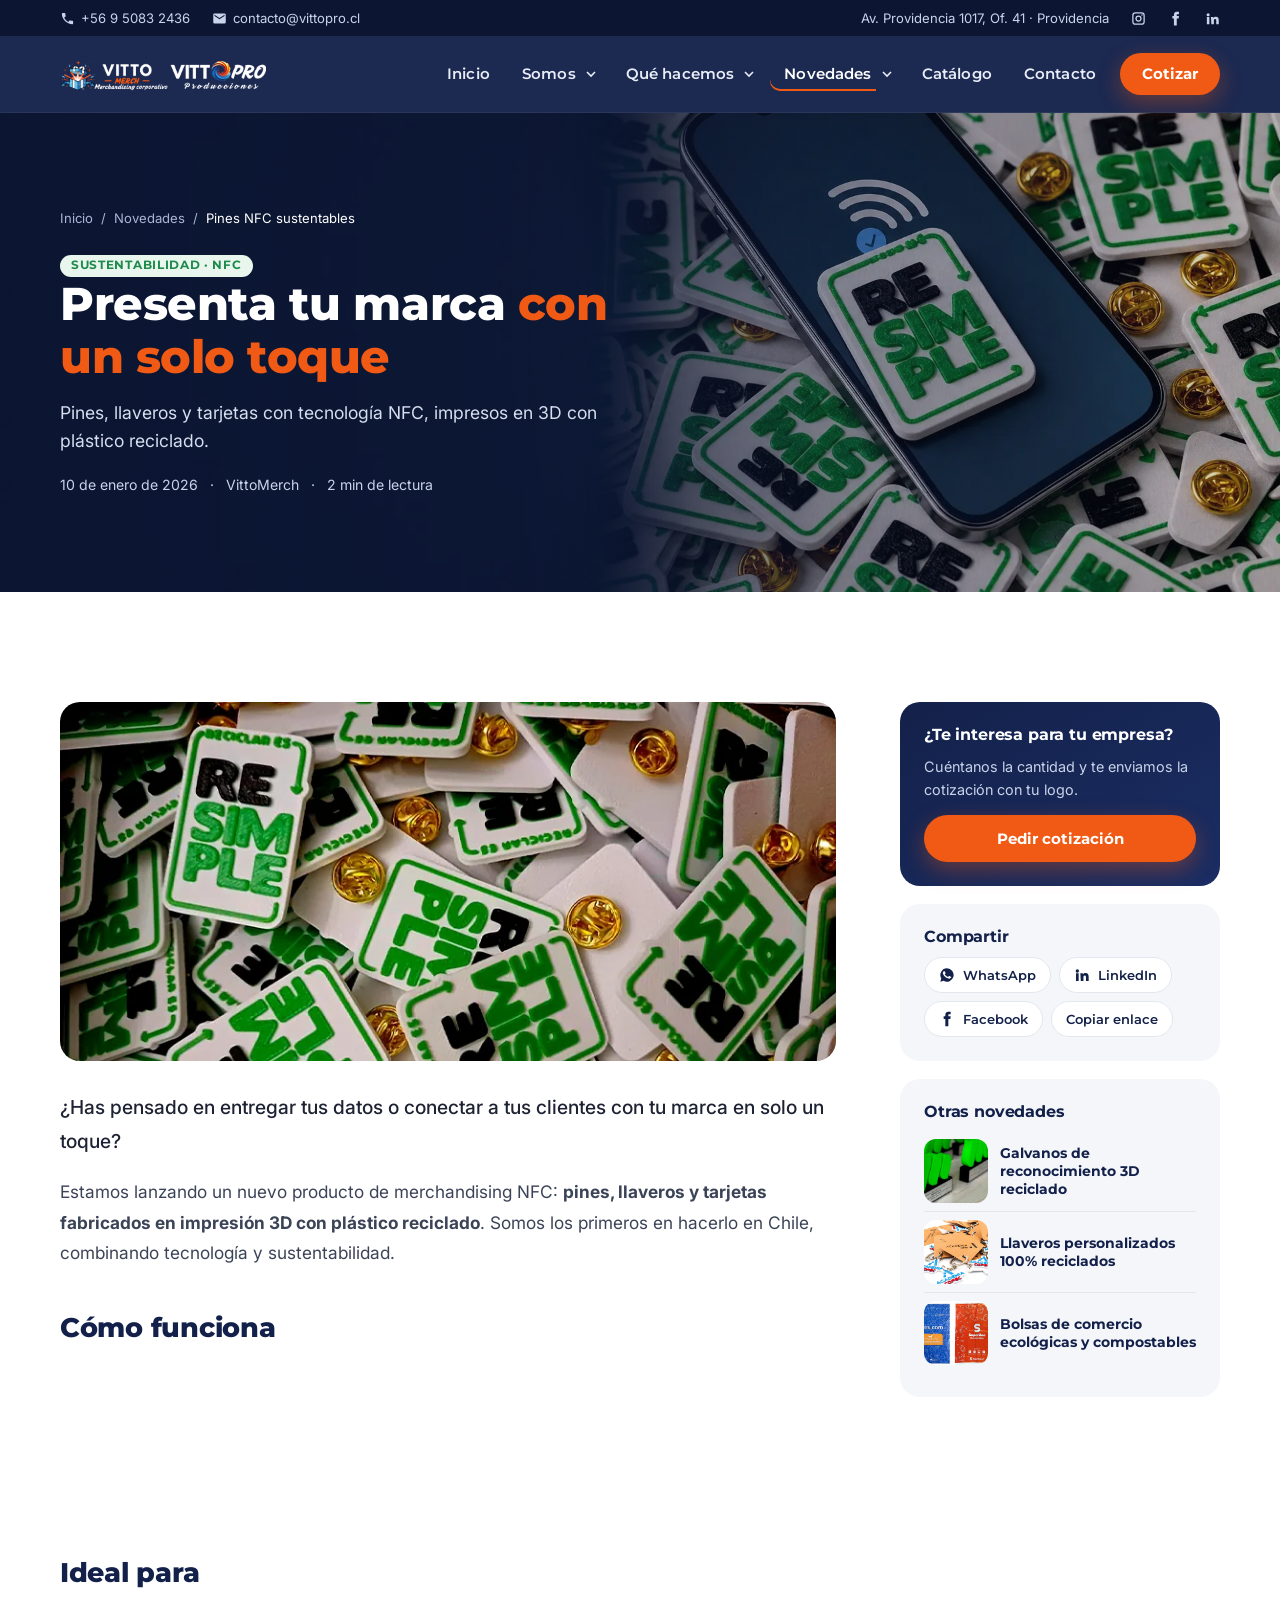
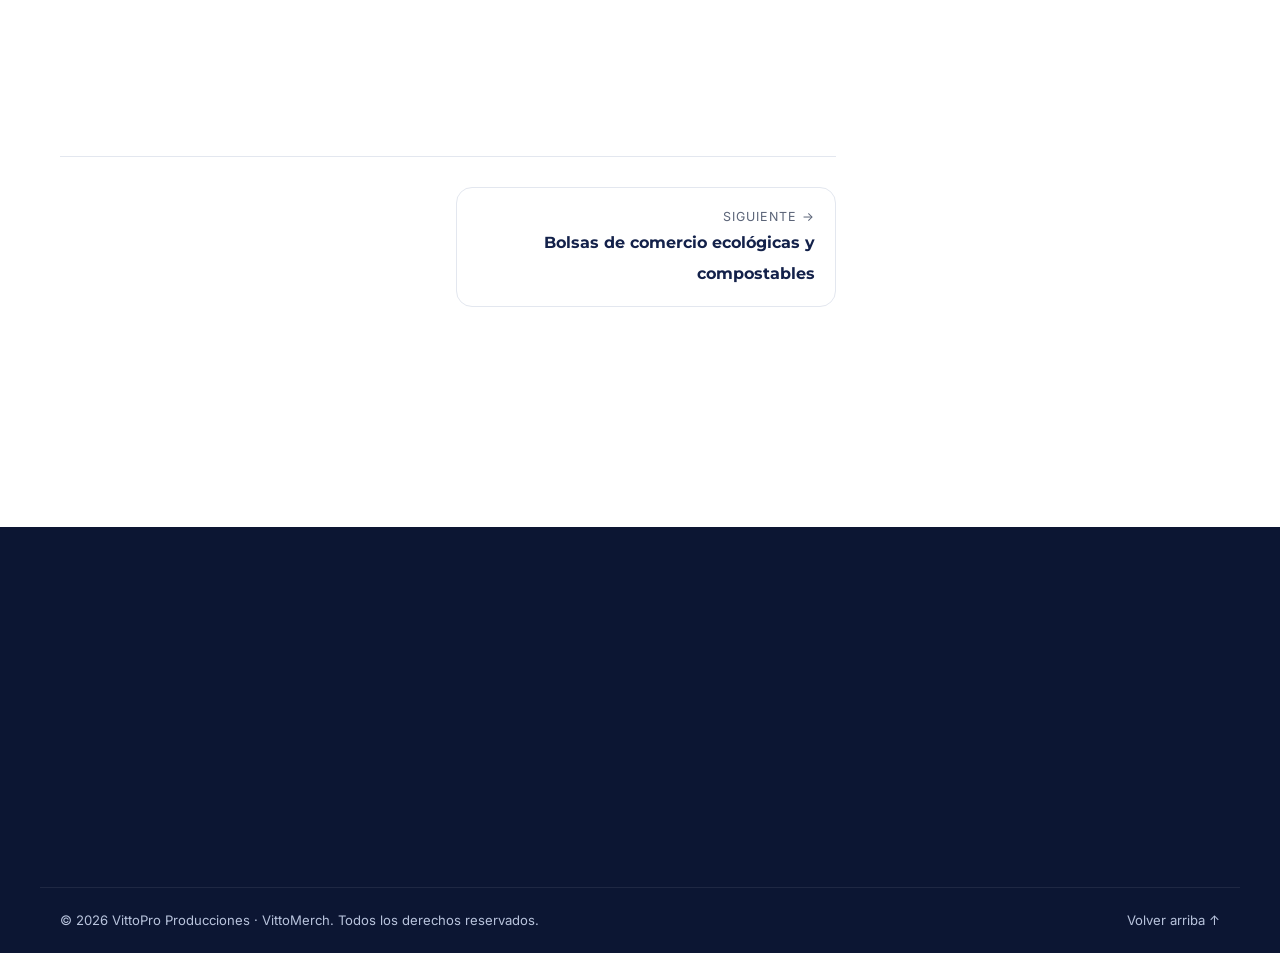
<file: pin-personalizados-premium.html>
<!doctype html>
<html lang="es-CL">
<head>
<meta charset="utf-8">
<meta name="viewport" content="width=device-width, initial-scale=1">
<title>Pines sustentables con NFC | Tu marca a un toque | VittoMerch</title>
<meta name="description" content="Pines, llaveros y tarjetas con NFC impresos en 3D con plástico reciclado: con un toque del celular llevan a tu web, tus redes, un video o tu contacto, sin apps ni códigos QR.">
<link rel="canonical" href="https://vittopro.cl/wp/pin-personalizados-premium/">
<meta name="robots" content="noindex,nofollow">
<meta name="theme-color" content="#13214a">

<meta property="og:type" content="article">
<meta property="og:locale" content="es_CL">
<meta property="og:site_name" content="VittoPro · VittoMerch">
<meta property="og:title" content="Pines, llaveros y tarjetas NFC impresos en 3D reciclado">
<meta property="og:description" content="Pines, llaveros y tarjetas con NFC impresos en 3D con plástico reciclado: con un toque del celular llevan a tu web, tus redes, un video o tu contacto, sin apps ni códigos QR.">
<meta property="og:url" content="https://vittopro.cl/wp/pin-personalizados-premium/">
<meta property="og:image" content="https://vittopro.cl/wp/img/nov-pines-nfc.webp">
<meta name="twitter:card" content="summary_large_image">

<link rel="icon" type="image/png" sizes="32x32" href="img/favicon-32.png">
<link rel="apple-touch-icon" href="img/apple-touch-icon.png">
<link rel="preconnect" href="https://fonts.googleapis.com">
<link rel="preconnect" href="https://fonts.gstatic.com" crossorigin>
<link href="https://fonts.googleapis.com/css2?family=Inter:wght@400;500;600&family=Montserrat:wght@600;700;800&display=swap" rel="stylesheet">
<link rel="stylesheet" href="css/vittopro.css?v=20261120b">
<script type="application/ld+json">{"@context":"https://schema.org","@type":"BlogPosting","headline":"Pines sustentables con transmisión de datos NFC","datePublished":"2026-01-10","image":"https://vittopro.cl/wp/img/nov-pines-nfc.webp","inLanguage":"es-CL","author":{"@type":"Organization","name":"VittoMerch"},"publisher":{"@type":"Organization","name":"VittoPro Producciones","logo":{"@type":"ImageObject","url":"https://vittopro.cl/wp/img/logo-vittopro-blanco.png"}},"mainEntityOfPage":"https://vittopro.cl/wp/pin-personalizados-premium/"}</script>

<script type="application/ld+json">{"@context":"https://schema.org","@type":"BreadcrumbList","itemListElement":[{"@type":"ListItem","position":1,"name":"Inicio","item":"https://vittopro.cl/wp/"},{"@type":"ListItem","position":2,"name":"Novedades","item":"https://vittopro.cl/wp/blog/"},{"@type":"ListItem","position":3,"name":"Pines NFC sustentables","item":"https://vittopro.cl/wp/pin-personalizados-premium/"}]}</script>
</head>
<body>
<a class="salto" href="#contenido">Saltar al contenido</a>

<header class="header" id="header">
  <div class="barra-sup">
    <div class="envoltura">
      <div class="datos">
        <a href="https://wa.me/56950832436"><svg viewBox="0 0 24 24" aria-hidden="true"><path d="M6.6 10.8a15.1 15.1 0 0 0 6.6 6.6l2.2-2.2c.3-.3.7-.4 1-.2 1.1.4 2.3.6 3.6.6.6 0 1 .4 1 1V20c0 .6-.4 1-1 1A17 17 0 0 1 3 4c0-.6.4-1 1-1h3.5c.6 0 1 .4 1 1 0 1.2.2 2.4.6 3.6.1.3 0 .7-.2 1z"/></svg>+56 9 5083 2436</a>
        <a href="mailto:contacto@vittopro.cl"><svg viewBox="0 0 24 24" aria-hidden="true"><path d="M20 4H4a2 2 0 0 0-2 2v12a2 2 0 0 0 2 2h16a2 2 0 0 0 2-2V6a2 2 0 0 0-2-2zm0 4-8 5-8-5V6l8 5 8-5z"/></svg>contacto@vittopro.cl</a>
      </div>
      <div class="redes">
        <span>Av. Providencia 1017, Of. 41 · Providencia</span>
        <a href="https://www.instagram.com/vittomerch/" aria-label="Instagram de VittoMerch"><svg viewBox="0 0 24 24" aria-hidden="true"><path fill-rule="evenodd" d="M7 2h10a5 5 0 0 1 5 5v10a5 5 0 0 1-5 5H7a5 5 0 0 1-5-5V7a5 5 0 0 1 5-5zM7 4a3 3 0 0 0-3 3v10a3 3 0 0 0 3 3h10a3 3 0 0 0 3-3V7a3 3 0 0 0-3-3zM12 7a5 5 0 1 1 0 10a5 5 0 0 1 0-10zM12 9a3 3 0 1 0 0 6a3 3 0 0 0 0-6zM17.5 5.3a1.2 1.2 0 1 1 0 2.4a1.2 1.2 0 0 1 0-2.4z"/></svg></a>
        <a href="https://www.facebook.com/vittomerch" aria-label="Facebook de VittoMerch"><svg viewBox="0 0 24 24" aria-hidden="true"><path d="M14 8V6c0-.9.6-1 1-1h2.5V1H14c-3.4 0-4.5 2.4-4.5 5v2H7v4h2.5v11h4.5V12h3l.5-4z"/></svg></a>
        <a href="https://www.linkedin.com/company/vittomerch/" aria-label="LinkedIn de VittoMerch"><svg viewBox="0 0 24 24" aria-hidden="true"><path d="M4.98 3.5a2.5 2.5 0 1 1 0 5 2.5 2.5 0 0 1 0-5zM3 9.5h4V21H3zM9.5 9.5h3.8v1.6h.1c.5-1 1.8-2 3.8-2 4 0 4.8 2.6 4.8 6V21h-4v-5.3c0-1.3 0-2.9-1.8-2.9s-2 1.4-2 2.8V21h-4z"/></svg></a>
      </div>
    </div>
  </div>
  <nav class="nav" aria-label="Principal">
    <div class="envoltura">
      <a class="marca" href="index.html" aria-label="VittoPro, ir al inicio">
        <img src="img/logo-vittopro-blanco.png" width="309" height="81" alt="VittoMerch y VittoPro Producciones">
      </a>
      <button class="hamburguesa" id="hamburguesa" aria-expanded="false" aria-controls="menu-panel" aria-label="Abrir menú"><span></span></button>
      <div class="menu-panel" id="menu-panel">
        <ul class="menu">
          <li><a href="index.html">Inicio</a></li>
          <li class="con-sub">
            <a class="padre" href="empresa.html">Somos</a>
            <button type="button" class="abre" aria-expanded="false" aria-controls="sub-somos" aria-label="Ver opciones de Somos"><svg class="flecha" viewBox="0 0 10 6" aria-hidden="true"><path d="M1 1l4 4 4-4" fill="none" stroke="currentColor" stroke-width="1.6"/></svg></button>
            <div class="desplegable" id="sub-somos">
              <a href="empresa.html">Quiénes somos<small>10 años en merchandising y eventos</small></a>
              <a href="empresa.html#sostenibilidad">Sostenibilidad<small>Materiales reciclados y ecológicos</small></a>
              <a href="empresa.html#clientes">Clientes<small>Marcas que confían en nosotros</small></a>
            </div>
          </li>
          <li class="con-sub">
            <a class="padre" href="servicios.html">Qué hacemos</a>
            <button type="button" class="abre" aria-expanded="false" aria-controls="sub-servicios" aria-label="Ver opciones de Qué hacemos"><svg class="flecha" viewBox="0 0 10 6" aria-hidden="true"><path d="M1 1l4 4 4-4" fill="none" stroke="currentColor" stroke-width="1.6"/></svg></button>
            <div class="desplegable mega" id="sub-servicios">
              <div>
                <h4>VittoMerch</h4>
                <a href="servicios.html#categorias">Regalos corporativos<small>12 líneas de productos</small></a>
                <a href="servicios.html#sustentable">Merch sustentable<small>Compostable y reciclado</small></a>
                <a href="pin-personalizados-premium.html">Pines y chapitas NFC<small>Tu marca a un toque</small></a>
                <a href="premios-de-reconocimiento.html">Galvanos y premios 3D<small>Impresión 3D reciclada</small></a>
                <a href="servicios.html#tecnicas">Técnicas de personalización<small>Bordado, láser, serigrafía y más</small></a>
              </div>
              <div>
                <h4>VittoPro Producciones</h4>
                <a href="servicios.html#producciones">Eventos corporativos<small>Producción integral</small></a>
                <a href="servicios.html#producciones">Activaciones de marca<small>BTL y experiencias</small></a>
                <a href="servicios.html#producciones">Lanzamientos y ferias<small>Stands, montaje y staff</small></a>
                <a href="servicios.html#galeria">Galería de eventos<small>Algunos de nuestros montajes</small></a>
              </div>
              <div class="mega-destacado">
                <div>
                  <strong>Catálogo VittoMerch 2026</strong>
                  <p>Más de 250 páginas de productos.</p>
                </div>
                <a class="boton boton-naranjo" href="catalogo.html">Ver catálogo</a>
                <img src="img/prod-03.webp" width="400" height="400" alt="" loading="lazy">
              </div>
            </div>
          </li>
          <li class="con-sub actual">
            <a class="padre" href="blog.html" aria-current="page">Novedades</a>
            <button type="button" class="abre" aria-expanded="false" aria-controls="sub-novedades" aria-label="Ver opciones de Novedades"><svg class="flecha" viewBox="0 0 10 6" aria-hidden="true"><path d="M1 1l4 4 4-4" fill="none" stroke="currentColor" stroke-width="1.6"/></svg></button>
            <div class="desplegable" id="sub-novedades">
              <a href="premios-de-reconocimiento.html">Galvanos 3D reciclados<small>Febrero 2026</small></a>
              <a href="llaveros-personalizados.html">Llaveros personalizados<small>Febrero 2026</small></a>
              <a href="bolsa-de-comercio-ecologicas.html">Bolsas de comercio ecológicas<small>Enero 2026</small></a>
              <a href="pin-personalizados-premium.html">Pines NFC sustentables<small>Enero 2026</small></a>
              <a href="blog.html"><strong>Ver todas las novedades →</strong></a>
            </div>
          </li>
          <li><a href="catalogo.html">Catálogo</a></li>
          <li><a href="contacto.html">Contacto</a></li>
        </ul>
        <a class="boton boton-naranjo cta" href="contacto.html#cotizar">Cotizar</a>
        <a class="boton boton-naranjo cta-movil" href="contacto.html#cotizar">Cotizar ahora</a>
      </div>
    </div>
  </nav>
</header>

<main id="contenido">
<section class="cabecera cabecera-nota">
  <img src="img/cab-nota-pines-1920.webp" srcset="img/cab-nota-pines-1000.webp 1000w, img/cab-nota-pines-1920.webp 1920w" sizes="100vw" width="1920" height="960" alt="" fetchpriority="high">
  <div class="envoltura">
    <div class="cabecera-texto">
      <nav class="migas" aria-label="Estás en"><a href="index.html">Inicio</a><span aria-hidden="true">/</span><a href="blog.html">Novedades</a><span aria-hidden="true">/</span><span aria-current="page">Pines NFC sustentables</span></nav>
      <span class="etiqueta-cat">Sustentabilidad · NFC</span>
      <h1>Presenta tu marca <em>con un solo toque</em></h1>
      <p>Pines, llaveros y tarjetas con tecnología NFC, impresos en 3D con plástico reciclado.</p>
      <div class="meta-nota"><time datetime="2026-01-10">10 de enero de 2026</time><span aria-hidden="true">·</span><span>VittoMerch</span><span aria-hidden="true">·</span><span>2 min de lectura</span></div>
    </div>
  </div>
</section>

<section class="seccion">
  <div class="envoltura articulo">
    <article class="articulo-cuerpo">
      <figure class="aparece" data-anim="zoom"><img src="img/nov-pines-nfc.webp" width="811" height="375" alt="Pines sustentables con tecnología NFC"></figure>
      <p>¿Has pensado en entregar tus datos o conectar a tus clientes con tu marca en solo un toque?</p>
      <p>Estamos lanzando un nuevo producto de merchandising NFC: <strong>pines, llaveros y tarjetas fabricados en impresión 3D con plástico reciclado</strong>. Somos los primeros en hacerlo en Chile, combinando tecnología y sustentabilidad.</p>
      <h2>Cómo funciona</h2>
      <div class="pasos-nfc escalonado aparece">
        <div><b>1</b><span>La persona acerca su celular al pin, al llavero o a la tarjeta.</span></div>
        <div><b>2</b><span>Se abre de inmediato tu sitio web, tus redes, un video promocional o tu contacto.</span></div>
        <div><b>3</b><span>Sin apps ni códigos QR. ¡Solo un toque!</span></div>
      </div>
      <h2>Ideal para</h2>
      <ul class="escalonado aparece">
        <li>Ferias y activaciones de marca.</li>
        <li>Regalos corporativos.</li>
        <li>Networking: tu tarjeta de presentación en un llavero.</li>
      </ul>
      <nav class="nav-notas" aria-label="Más novedades">
        
        <a class="sig" href="bolsa-de-comercio-ecologicas.html"><small>Siguiente →</small><strong>Bolsas de comercio ecológicas y compostables</strong></a>
      </nav>
    </article>
    <aside class="lateral">
      <div class="caja-lat cotiza">
        <h3>¿Te interesa para tu empresa?</h3>
        <p>Cuéntanos la cantidad y te enviamos la cotización con tu logo.</p>
        <a class="boton boton-naranjo" href="contacto.html?producto=Pines%20NFC#cotizar">Pedir cotización</a>
      </div>
      <div class="caja-lat">
        <h3>Compartir</h3>
        <div class="compartir">
          <a href="https://wa.me/?text=Pines%20sustentables%20con%20transmisi%C3%B3n%20de%20datos%20NFC%20https%3A%2F%2Fvittopro.cl%2Fwp%2Fpin-personalizados-premium%2F" target="_blank" rel="noopener"><svg viewBox="0 0 24 24" aria-hidden="true"><path d="M12 2a10 10 0 0 0-8.6 15.1L2 22l5-1.3A10 10 0 1 0 12 2zm5.6 14.1c-.2.7-1.4 1.3-2 1.4-.5 0-1.1.1-3.6-.9-3-1.2-4.9-4.3-5-4.5-.2-.2-1.2-1.6-1.2-3s.8-2.2 1-2.5c.3-.3.6-.4.8-.4h.6c.2 0 .4 0 .6.5l.9 2.1c.1.2.1.4 0 .6l-.4.6-.4.5c-.1.2-.3.3-.1.6.2.3.8 1.4 1.8 2.2 1.2 1.1 2.3 1.4 2.6 1.6.3.1.5.1.7-.1l1-1.2c.2-.3.4-.2.7-.1l2 1c.3.1.5.2.6.3.1.2.1.8-.1 1.4z"/></svg>WhatsApp</a>
          <a href="https://www.linkedin.com/sharing/share-offsite/?url=https%3A%2F%2Fvittopro.cl%2Fwp%2Fpin-personalizados-premium%2F" target="_blank" rel="noopener"><svg viewBox="0 0 24 24" aria-hidden="true"><path d="M4.98 3.5a2.5 2.5 0 1 1 0 5 2.5 2.5 0 0 1 0-5zM3 9.5h4V21H3zM9.5 9.5h3.8v1.6h.1c.5-1 1.8-2 3.8-2 4 0 4.8 2.6 4.8 6V21h-4v-5.3c0-1.3 0-2.9-1.8-2.9s-2 1.4-2 2.8V21h-4z"/></svg>LinkedIn</a>
          <a href="https://www.facebook.com/sharer/sharer.php?u=https%3A%2F%2Fvittopro.cl%2Fwp%2Fpin-personalizados-premium%2F" target="_blank" rel="noopener"><svg viewBox="0 0 24 24" aria-hidden="true"><path d="M14 8V6c0-.9.6-1 1-1h2.5V1H14c-3.4 0-4.5 2.4-4.5 5v2H7v4h2.5v11h4.5V12h3l.5-4z"/></svg>Facebook</a>
          <button type="button" data-copiar="https://vittopro.cl/wp/pin-personalizados-premium/">Copiar enlace</button>
        </div>
      </div>
      <div class="caja-lat">
        <h3>Otras novedades</h3>
        <a class="otra-nota" href="premios-de-reconocimiento.html"><img src="img/nov-galvanos.webp" width="64" height="64" alt="" loading="lazy"><strong>Galvanos de reconocimiento 3D reciclado</strong></a>
        <a class="otra-nota" href="llaveros-personalizados.html"><img src="img/nov-llaveros.webp" width="64" height="64" alt="" loading="lazy"><strong>Llaveros personalizados 100% reciclados</strong></a>
        <a class="otra-nota" href="bolsa-de-comercio-ecologicas.html"><img src="img/nov-bolsas.webp" width="64" height="64" alt="" loading="lazy"><strong>Bolsas de comercio ecológicas y compostables</strong></a>
      </div>
    </aside>
  </div>
</section>
</main>

<footer class="footer">
  <div class="envoltura footer-grid aparece escalonado">
    <div>
      <img src="img/logo-vittopro-blanco.png" width="309" height="81" alt="VittoMerch y VittoPro Producciones" loading="lazy">
      <p>Variedad en regalos corporativos, merchandising publicitario y producciones especiales para empresas.</p>
      <div class="redes-pie">
        <a href="https://www.instagram.com/vittomerch/" aria-label="Instagram"><svg viewBox="0 0 24 24" aria-hidden="true"><path fill-rule="evenodd" d="M7 2h10a5 5 0 0 1 5 5v10a5 5 0 0 1-5 5H7a5 5 0 0 1-5-5V7a5 5 0 0 1 5-5zM7 4a3 3 0 0 0-3 3v10a3 3 0 0 0 3 3h10a3 3 0 0 0 3-3V7a3 3 0 0 0-3-3zM12 7a5 5 0 1 1 0 10a5 5 0 0 1 0-10zM12 9a3 3 0 1 0 0 6a3 3 0 0 0 0-6zM17.5 5.3a1.2 1.2 0 1 1 0 2.4a1.2 1.2 0 0 1 0-2.4z"/></svg></a>
        <a href="https://www.facebook.com/vittomerch" aria-label="Facebook"><svg viewBox="0 0 24 24" aria-hidden="true"><path d="M14 8V6c0-.9.6-1 1-1h2.5V1H14c-3.4 0-4.5 2.4-4.5 5v2H7v4h2.5v11h4.5V12h3l.5-4z"/></svg></a>
        <a href="https://www.linkedin.com/company/vittomerch/" aria-label="LinkedIn"><svg viewBox="0 0 24 24" aria-hidden="true"><path d="M4.98 3.5a2.5 2.5 0 1 1 0 5 2.5 2.5 0 0 1 0-5zM3 9.5h4V21H3zM9.5 9.5h3.8v1.6h.1c.5-1 1.8-2 3.8-2 4 0 4.8 2.6 4.8 6V21h-4v-5.3c0-1.3 0-2.9-1.8-2.9s-2 1.4-2 2.8V21h-4z"/></svg></a>
      </div>
    </div>
    <div>
      <h4>Sitio</h4>
      <ul>
        <li><a href="index.html">Inicio</a></li>
        <li><a href="empresa.html">Somos</a></li>
        <li><a href="servicios.html">Qué hacemos</a></li>
        <li><a href="blog.html">Novedades</a></li>
        <li><a href="catalogo.html">Catálogo</a></li>
        <li><a href="contacto.html">Contacto</a></li>
      </ul>
    </div>
    <div>
      <h4>Servicios</h4>
      <ul>
        <li><a href="servicios.html#categorias">Regalos corporativos</a></li>
        <li><a href="servicios.html#sustentable">Merch sustentable</a></li>
        <li><a href="pin-personalizados-premium.html">Pines NFC</a></li>
        <li><a href="premios-de-reconocimiento.html">Galvanos 3D</a></li>
        <li><a href="servicios.html#producciones">Producción de eventos</a></li>
      </ul>
    </div>
    <div>
      <h4>Contáctanos</h4>
      <ul>
        <li><a href="https://wa.me/56950832436">+56 9 5083 2436</a></li>
        <li><a href="mailto:contacto@vittopro.cl">contacto@vittopro.cl</a></li>
        <li>Av. Providencia 1017, Of. 41, Providencia, Santiago, Región Metropolitana</li>
      </ul>
    </div>
  </div>
  <div class="envoltura legal">
    <span>© <span id="anio">2026</span> VittoPro Producciones · VittoMerch. Todos los derechos reservados.</span>
    <a href="#contenido">Volver arriba ↑</a>
  </div>
</footer>

<a class="wsp" href="https://wa.me/56950832436?text=Hola%20VittoPro%2C%20quiero%20cotizar" aria-label="Escríbenos por WhatsApp"><svg viewBox="0 0 24 24" aria-hidden="true"><path d="M12 2a10 10 0 0 0-8.6 15.1L2 22l5-1.3A10 10 0 1 0 12 2zm5.6 14.1c-.2.7-1.4 1.3-2 1.4-.5 0-1.1.1-3.6-.9-3-1.2-4.9-4.3-5-4.5-.2-.2-1.2-1.6-1.2-3s.8-2.2 1-2.5c.3-.3.6-.4.8-.4h.6c.2 0 .4 0 .6.5l.9 2.1c.1.2.1.4 0 .6l-.4.6-.4.5c-.1.2-.3.3-.1.6.2.3.8 1.4 1.8 2.2 1.2 1.1 2.3 1.4 2.6 1.6.3.1.5.1.7-.1l1-1.2c.2-.3.4-.2.7-.1l2 1c.3.1.5.2.6.3.1.2.1.8-.1 1.4z"/></svg></a>

<script src="js/vittopro.js?v=20261120b"></script>
</body>
</html>
</file>
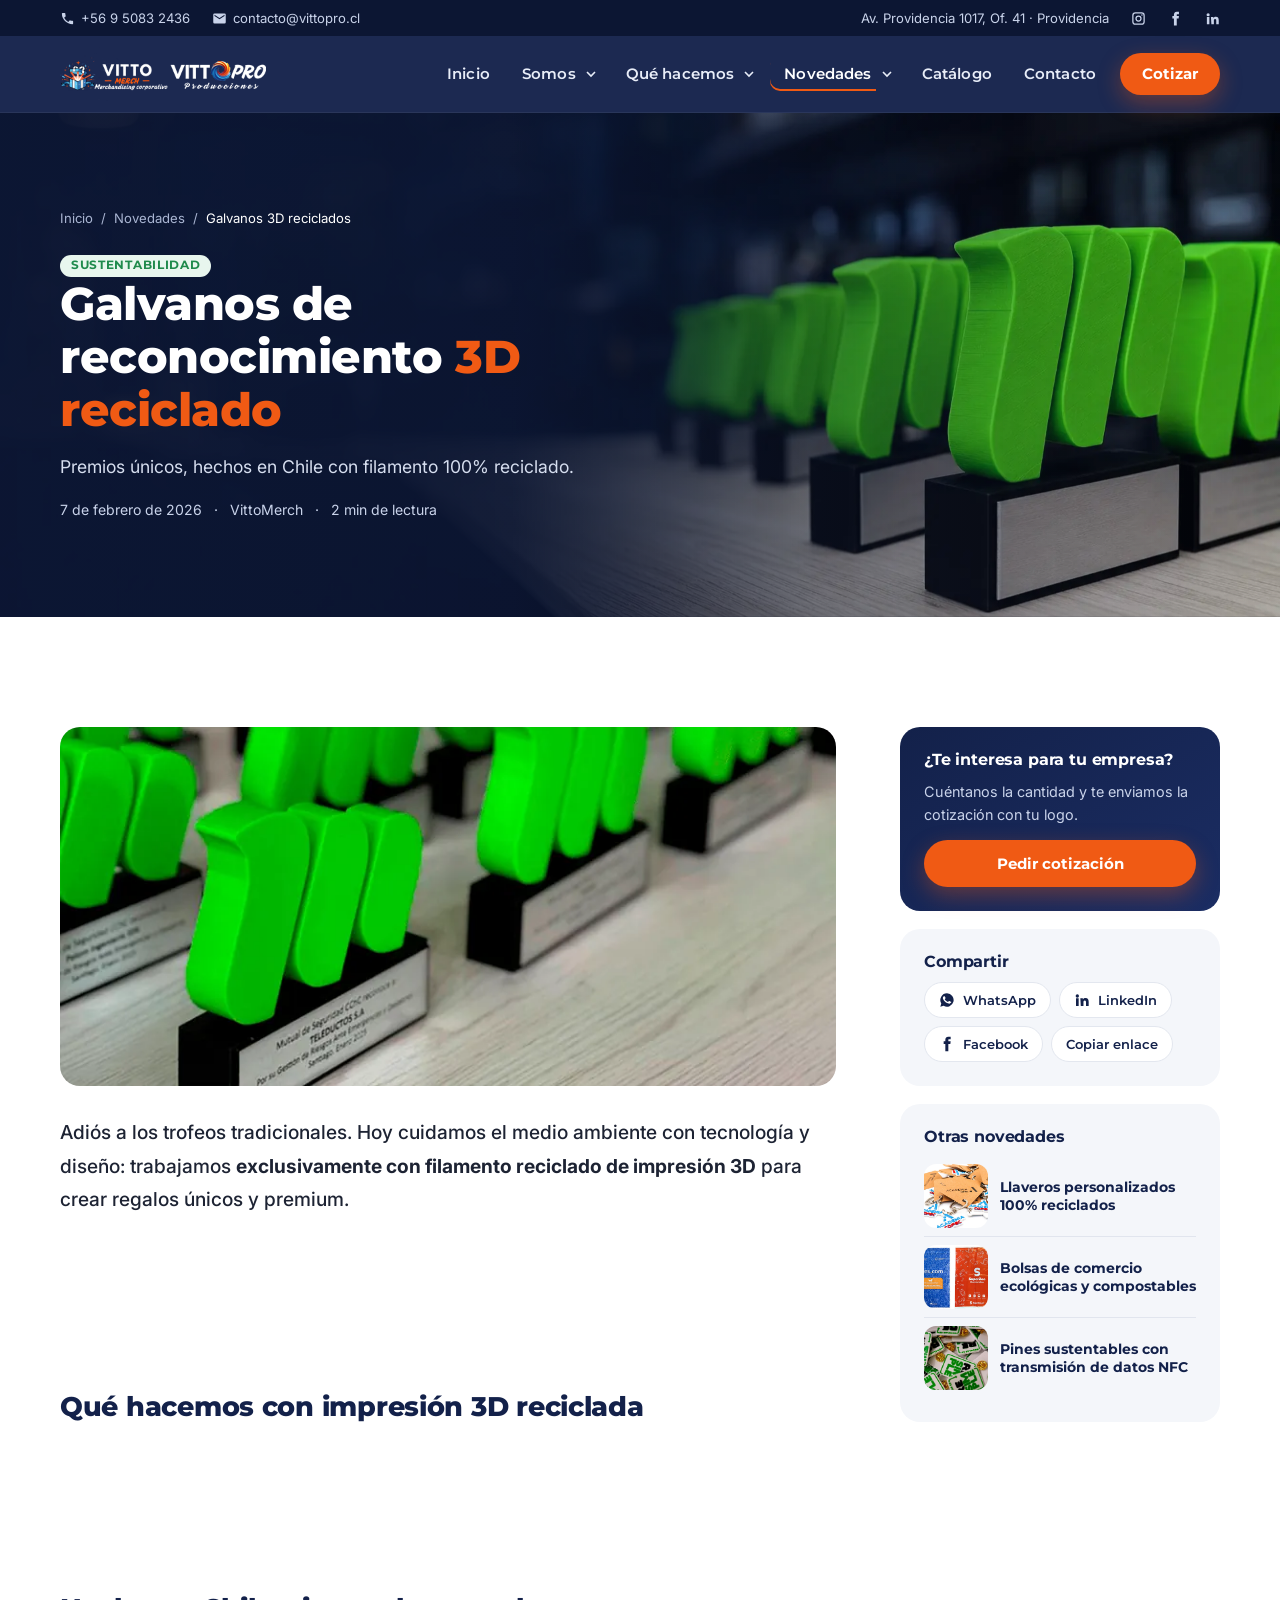
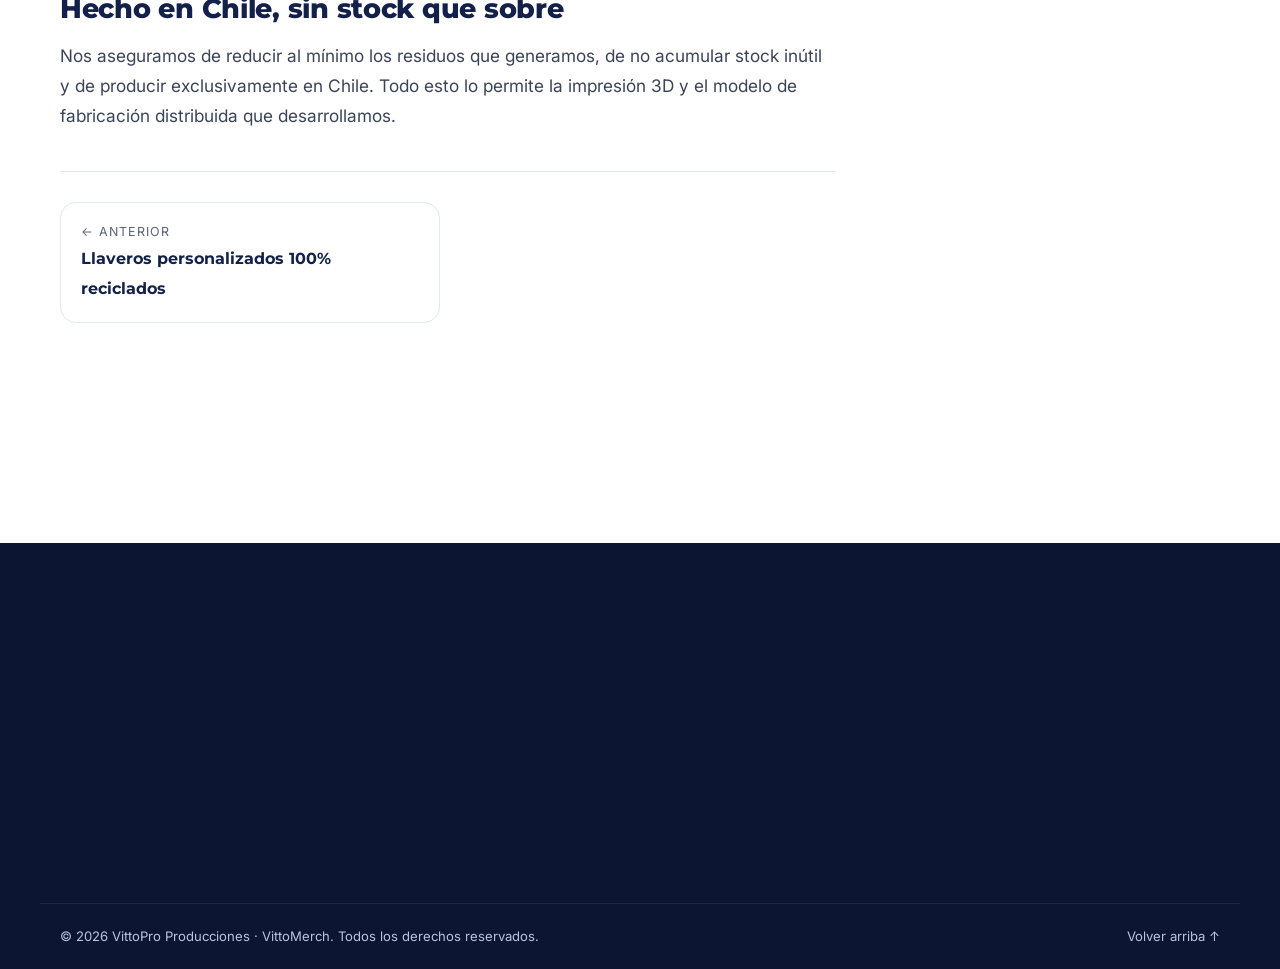
<file: premios-de-reconocimiento.html>
<!doctype html>
<html lang="es-CL">
<head>
<meta charset="utf-8">
<meta name="viewport" content="width=device-width, initial-scale=1">
<title>Galvanos de reconocimiento 3D reciclado | VittoMerch</title>
<meta name="description" content="Galvanos, galardones temáticos y regalos premium impresos en 3D con filamento 100% reciclado y hechos en Chile. Un trofeo reciclado genera un 70% menos de emisiones.">
<link rel="canonical" href="https://vittopro.cl/wp/premios-de-reconocimiento/">
<meta name="robots" content="noindex,nofollow">
<meta name="theme-color" content="#13214a">

<meta property="og:type" content="article">
<meta property="og:locale" content="es_CL">
<meta property="og:site_name" content="VittoPro · VittoMerch">
<meta property="og:title" content="Galvanos de reconocimiento impresos en 3D con material reciclado">
<meta property="og:description" content="Galvanos, galardones temáticos y regalos premium impresos en 3D con filamento 100% reciclado y hechos en Chile. Un trofeo reciclado genera un 70% menos de emisiones.">
<meta property="og:url" content="https://vittopro.cl/wp/premios-de-reconocimiento/">
<meta property="og:image" content="https://vittopro.cl/wp/img/nov-galvanos.webp">
<meta name="twitter:card" content="summary_large_image">

<link rel="icon" type="image/png" sizes="32x32" href="img/favicon-32.png">
<link rel="apple-touch-icon" href="img/apple-touch-icon.png">
<link rel="preconnect" href="https://fonts.googleapis.com">
<link rel="preconnect" href="https://fonts.gstatic.com" crossorigin>
<link href="https://fonts.googleapis.com/css2?family=Inter:wght@400;500;600&family=Montserrat:wght@600;700;800&display=swap" rel="stylesheet">
<link rel="stylesheet" href="css/vittopro.css?v=20261120b">
<script type="application/ld+json">{"@context":"https://schema.org","@type":"BlogPosting","headline":"Galvanos de reconocimiento 3D reciclado","datePublished":"2026-02-07","image":"https://vittopro.cl/wp/img/nov-galvanos.webp","inLanguage":"es-CL","author":{"@type":"Organization","name":"VittoMerch"},"publisher":{"@type":"Organization","name":"VittoPro Producciones","logo":{"@type":"ImageObject","url":"https://vittopro.cl/wp/img/logo-vittopro-blanco.png"}},"mainEntityOfPage":"https://vittopro.cl/wp/premios-de-reconocimiento/"}</script>

<script type="application/ld+json">{"@context":"https://schema.org","@type":"BreadcrumbList","itemListElement":[{"@type":"ListItem","position":1,"name":"Inicio","item":"https://vittopro.cl/wp/"},{"@type":"ListItem","position":2,"name":"Novedades","item":"https://vittopro.cl/wp/blog/"},{"@type":"ListItem","position":3,"name":"Galvanos 3D reciclados","item":"https://vittopro.cl/wp/premios-de-reconocimiento/"}]}</script>
</head>
<body>
<a class="salto" href="#contenido">Saltar al contenido</a>

<header class="header" id="header">
  <div class="barra-sup">
    <div class="envoltura">
      <div class="datos">
        <a href="https://wa.me/56950832436"><svg viewBox="0 0 24 24" aria-hidden="true"><path d="M6.6 10.8a15.1 15.1 0 0 0 6.6 6.6l2.2-2.2c.3-.3.7-.4 1-.2 1.1.4 2.3.6 3.6.6.6 0 1 .4 1 1V20c0 .6-.4 1-1 1A17 17 0 0 1 3 4c0-.6.4-1 1-1h3.5c.6 0 1 .4 1 1 0 1.2.2 2.4.6 3.6.1.3 0 .7-.2 1z"/></svg>+56 9 5083 2436</a>
        <a href="mailto:contacto@vittopro.cl"><svg viewBox="0 0 24 24" aria-hidden="true"><path d="M20 4H4a2 2 0 0 0-2 2v12a2 2 0 0 0 2 2h16a2 2 0 0 0 2-2V6a2 2 0 0 0-2-2zm0 4-8 5-8-5V6l8 5 8-5z"/></svg>contacto@vittopro.cl</a>
      </div>
      <div class="redes">
        <span>Av. Providencia 1017, Of. 41 · Providencia</span>
        <a href="https://www.instagram.com/vittomerch/" aria-label="Instagram de VittoMerch"><svg viewBox="0 0 24 24" aria-hidden="true"><path fill-rule="evenodd" d="M7 2h10a5 5 0 0 1 5 5v10a5 5 0 0 1-5 5H7a5 5 0 0 1-5-5V7a5 5 0 0 1 5-5zM7 4a3 3 0 0 0-3 3v10a3 3 0 0 0 3 3h10a3 3 0 0 0 3-3V7a3 3 0 0 0-3-3zM12 7a5 5 0 1 1 0 10a5 5 0 0 1 0-10zM12 9a3 3 0 1 0 0 6a3 3 0 0 0 0-6zM17.5 5.3a1.2 1.2 0 1 1 0 2.4a1.2 1.2 0 0 1 0-2.4z"/></svg></a>
        <a href="https://www.facebook.com/vittomerch" aria-label="Facebook de VittoMerch"><svg viewBox="0 0 24 24" aria-hidden="true"><path d="M14 8V6c0-.9.6-1 1-1h2.5V1H14c-3.4 0-4.5 2.4-4.5 5v2H7v4h2.5v11h4.5V12h3l.5-4z"/></svg></a>
        <a href="https://www.linkedin.com/company/vittomerch/" aria-label="LinkedIn de VittoMerch"><svg viewBox="0 0 24 24" aria-hidden="true"><path d="M4.98 3.5a2.5 2.5 0 1 1 0 5 2.5 2.5 0 0 1 0-5zM3 9.5h4V21H3zM9.5 9.5h3.8v1.6h.1c.5-1 1.8-2 3.8-2 4 0 4.8 2.6 4.8 6V21h-4v-5.3c0-1.3 0-2.9-1.8-2.9s-2 1.4-2 2.8V21h-4z"/></svg></a>
      </div>
    </div>
  </div>
  <nav class="nav" aria-label="Principal">
    <div class="envoltura">
      <a class="marca" href="index.html" aria-label="VittoPro, ir al inicio">
        <img src="img/logo-vittopro-blanco.png" width="309" height="81" alt="VittoMerch y VittoPro Producciones">
      </a>
      <button class="hamburguesa" id="hamburguesa" aria-expanded="false" aria-controls="menu-panel" aria-label="Abrir menú"><span></span></button>
      <div class="menu-panel" id="menu-panel">
        <ul class="menu">
          <li><a href="index.html">Inicio</a></li>
          <li class="con-sub">
            <a class="padre" href="empresa.html">Somos</a>
            <button type="button" class="abre" aria-expanded="false" aria-controls="sub-somos" aria-label="Ver opciones de Somos"><svg class="flecha" viewBox="0 0 10 6" aria-hidden="true"><path d="M1 1l4 4 4-4" fill="none" stroke="currentColor" stroke-width="1.6"/></svg></button>
            <div class="desplegable" id="sub-somos">
              <a href="empresa.html">Quiénes somos<small>10 años en merchandising y eventos</small></a>
              <a href="empresa.html#sostenibilidad">Sostenibilidad<small>Materiales reciclados y ecológicos</small></a>
              <a href="empresa.html#clientes">Clientes<small>Marcas que confían en nosotros</small></a>
            </div>
          </li>
          <li class="con-sub">
            <a class="padre" href="servicios.html">Qué hacemos</a>
            <button type="button" class="abre" aria-expanded="false" aria-controls="sub-servicios" aria-label="Ver opciones de Qué hacemos"><svg class="flecha" viewBox="0 0 10 6" aria-hidden="true"><path d="M1 1l4 4 4-4" fill="none" stroke="currentColor" stroke-width="1.6"/></svg></button>
            <div class="desplegable mega" id="sub-servicios">
              <div>
                <h4>VittoMerch</h4>
                <a href="servicios.html#categorias">Regalos corporativos<small>12 líneas de productos</small></a>
                <a href="servicios.html#sustentable">Merch sustentable<small>Compostable y reciclado</small></a>
                <a href="pin-personalizados-premium.html">Pines y chapitas NFC<small>Tu marca a un toque</small></a>
                <a href="premios-de-reconocimiento.html">Galvanos y premios 3D<small>Impresión 3D reciclada</small></a>
                <a href="servicios.html#tecnicas">Técnicas de personalización<small>Bordado, láser, serigrafía y más</small></a>
              </div>
              <div>
                <h4>VittoPro Producciones</h4>
                <a href="servicios.html#producciones">Eventos corporativos<small>Producción integral</small></a>
                <a href="servicios.html#producciones">Activaciones de marca<small>BTL y experiencias</small></a>
                <a href="servicios.html#producciones">Lanzamientos y ferias<small>Stands, montaje y staff</small></a>
                <a href="servicios.html#galeria">Galería de eventos<small>Algunos de nuestros montajes</small></a>
              </div>
              <div class="mega-destacado">
                <div>
                  <strong>Catálogo VittoMerch 2026</strong>
                  <p>Más de 250 páginas de productos.</p>
                </div>
                <a class="boton boton-naranjo" href="catalogo.html">Ver catálogo</a>
                <img src="img/prod-03.webp" width="400" height="400" alt="" loading="lazy">
              </div>
            </div>
          </li>
          <li class="con-sub actual">
            <a class="padre" href="blog.html" aria-current="page">Novedades</a>
            <button type="button" class="abre" aria-expanded="false" aria-controls="sub-novedades" aria-label="Ver opciones de Novedades"><svg class="flecha" viewBox="0 0 10 6" aria-hidden="true"><path d="M1 1l4 4 4-4" fill="none" stroke="currentColor" stroke-width="1.6"/></svg></button>
            <div class="desplegable" id="sub-novedades">
              <a href="premios-de-reconocimiento.html">Galvanos 3D reciclados<small>Febrero 2026</small></a>
              <a href="llaveros-personalizados.html">Llaveros personalizados<small>Febrero 2026</small></a>
              <a href="bolsa-de-comercio-ecologicas.html">Bolsas de comercio ecológicas<small>Enero 2026</small></a>
              <a href="pin-personalizados-premium.html">Pines NFC sustentables<small>Enero 2026</small></a>
              <a href="blog.html"><strong>Ver todas las novedades →</strong></a>
            </div>
          </li>
          <li><a href="catalogo.html">Catálogo</a></li>
          <li><a href="contacto.html">Contacto</a></li>
        </ul>
        <a class="boton boton-naranjo cta" href="contacto.html#cotizar">Cotizar</a>
        <a class="boton boton-naranjo cta-movil" href="contacto.html#cotizar">Cotizar ahora</a>
      </div>
    </div>
  </nav>
</header>

<main id="contenido">
<section class="cabecera cabecera-nota">
  <img src="img/cab-nota-galvanos-1920.webp" srcset="img/cab-nota-galvanos-1000.webp 1000w, img/cab-nota-galvanos-1920.webp 1920w" sizes="100vw" width="1920" height="960" alt="" fetchpriority="high">
  <div class="envoltura">
    <div class="cabecera-texto">
      <nav class="migas" aria-label="Estás en"><a href="index.html">Inicio</a><span aria-hidden="true">/</span><a href="blog.html">Novedades</a><span aria-hidden="true">/</span><span aria-current="page">Galvanos 3D reciclados</span></nav>
      <span class="etiqueta-cat">Sustentabilidad</span>
      <h1>Galvanos de reconocimiento <em>3D reciclado</em></h1>
      <p>Premios únicos, hechos en Chile con filamento 100% reciclado.</p>
      <div class="meta-nota"><time datetime="2026-02-07">7 de febrero de 2026</time><span aria-hidden="true">·</span><span>VittoMerch</span><span aria-hidden="true">·</span><span>2 min de lectura</span></div>
    </div>
  </div>
</section>

<section class="seccion">
  <div class="envoltura articulo">
    <article class="articulo-cuerpo">
      <figure class="aparece" data-anim="zoom"><img src="img/nov-galvanos.webp" width="811" height="375" alt="Galvanos de reconocimiento impresos en 3D con material reciclado"></figure>
      <p>Adiós a los trofeos tradicionales. Hoy cuidamos el medio ambiente con tecnología y diseño: trabajamos <strong>exclusivamente con filamento reciclado de impresión 3D</strong> para crear regalos únicos y premium.</p>
      <div class="destaque aparece">Un trofeo reciclado genera un 70% menos de emisiones que uno hecho con material no reciclado.</div>
      <h2>Qué hacemos con impresión 3D reciclada</h2>
      <ul class="escalonado aparece">
        <li>Galvanos de reconocimiento con el logo y el texto que necesites.</li>
        <li>Galardones temáticos, diseñados para tu industria o tu evento.</li>
        <li>Porta celulares y otros regalos premium para clientes y equipos.</li>
      </ul>
      <h2>Hecho en Chile, sin stock que sobre</h2>
      <p>Nos aseguramos de reducir al mínimo los residuos que generamos, de no acumular stock inútil y de producir exclusivamente en Chile. Todo esto lo permite la impresión 3D y el modelo de fabricación distribuida que desarrollamos.</p>
      <nav class="nav-notas" aria-label="Más novedades">
        <a href="llaveros-personalizados.html"><small>← Anterior</small><strong>Llaveros personalizados 100% reciclados</strong></a>
        
      </nav>
    </article>
    <aside class="lateral">
      <div class="caja-lat cotiza">
        <h3>¿Te interesa para tu empresa?</h3>
        <p>Cuéntanos la cantidad y te enviamos la cotización con tu logo.</p>
        <a class="boton boton-naranjo" href="contacto.html?producto=Galvanos%203D#cotizar">Pedir cotización</a>
      </div>
      <div class="caja-lat">
        <h3>Compartir</h3>
        <div class="compartir">
          <a href="https://wa.me/?text=Galvanos%20de%20reconocimiento%203D%20reciclado%20https%3A%2F%2Fvittopro.cl%2Fwp%2Fpremios-de-reconocimiento%2F" target="_blank" rel="noopener"><svg viewBox="0 0 24 24" aria-hidden="true"><path d="M12 2a10 10 0 0 0-8.6 15.1L2 22l5-1.3A10 10 0 1 0 12 2zm5.6 14.1c-.2.7-1.4 1.3-2 1.4-.5 0-1.1.1-3.6-.9-3-1.2-4.9-4.3-5-4.5-.2-.2-1.2-1.6-1.2-3s.8-2.2 1-2.5c.3-.3.6-.4.8-.4h.6c.2 0 .4 0 .6.5l.9 2.1c.1.2.1.4 0 .6l-.4.6-.4.5c-.1.2-.3.3-.1.6.2.3.8 1.4 1.8 2.2 1.2 1.1 2.3 1.4 2.6 1.6.3.1.5.1.7-.1l1-1.2c.2-.3.4-.2.7-.1l2 1c.3.1.5.2.6.3.1.2.1.8-.1 1.4z"/></svg>WhatsApp</a>
          <a href="https://www.linkedin.com/sharing/share-offsite/?url=https%3A%2F%2Fvittopro.cl%2Fwp%2Fpremios-de-reconocimiento%2F" target="_blank" rel="noopener"><svg viewBox="0 0 24 24" aria-hidden="true"><path d="M4.98 3.5a2.5 2.5 0 1 1 0 5 2.5 2.5 0 0 1 0-5zM3 9.5h4V21H3zM9.5 9.5h3.8v1.6h.1c.5-1 1.8-2 3.8-2 4 0 4.8 2.6 4.8 6V21h-4v-5.3c0-1.3 0-2.9-1.8-2.9s-2 1.4-2 2.8V21h-4z"/></svg>LinkedIn</a>
          <a href="https://www.facebook.com/sharer/sharer.php?u=https%3A%2F%2Fvittopro.cl%2Fwp%2Fpremios-de-reconocimiento%2F" target="_blank" rel="noopener"><svg viewBox="0 0 24 24" aria-hidden="true"><path d="M14 8V6c0-.9.6-1 1-1h2.5V1H14c-3.4 0-4.5 2.4-4.5 5v2H7v4h2.5v11h4.5V12h3l.5-4z"/></svg>Facebook</a>
          <button type="button" data-copiar="https://vittopro.cl/wp/premios-de-reconocimiento/">Copiar enlace</button>
        </div>
      </div>
      <div class="caja-lat">
        <h3>Otras novedades</h3>
        <a class="otra-nota" href="llaveros-personalizados.html"><img src="img/nov-llaveros.webp" width="64" height="64" alt="" loading="lazy"><strong>Llaveros personalizados 100% reciclados</strong></a>
        <a class="otra-nota" href="bolsa-de-comercio-ecologicas.html"><img src="img/nov-bolsas.webp" width="64" height="64" alt="" loading="lazy"><strong>Bolsas de comercio ecológicas y compostables</strong></a>
        <a class="otra-nota" href="pin-personalizados-premium.html"><img src="img/nov-pines-nfc.webp" width="64" height="64" alt="" loading="lazy"><strong>Pines sustentables con transmisión de datos NFC</strong></a>
      </div>
    </aside>
  </div>
</section>
</main>

<footer class="footer">
  <div class="envoltura footer-grid aparece escalonado">
    <div>
      <img src="img/logo-vittopro-blanco.png" width="309" height="81" alt="VittoMerch y VittoPro Producciones" loading="lazy">
      <p>Variedad en regalos corporativos, merchandising publicitario y producciones especiales para empresas.</p>
      <div class="redes-pie">
        <a href="https://www.instagram.com/vittomerch/" aria-label="Instagram"><svg viewBox="0 0 24 24" aria-hidden="true"><path fill-rule="evenodd" d="M7 2h10a5 5 0 0 1 5 5v10a5 5 0 0 1-5 5H7a5 5 0 0 1-5-5V7a5 5 0 0 1 5-5zM7 4a3 3 0 0 0-3 3v10a3 3 0 0 0 3 3h10a3 3 0 0 0 3-3V7a3 3 0 0 0-3-3zM12 7a5 5 0 1 1 0 10a5 5 0 0 1 0-10zM12 9a3 3 0 1 0 0 6a3 3 0 0 0 0-6zM17.5 5.3a1.2 1.2 0 1 1 0 2.4a1.2 1.2 0 0 1 0-2.4z"/></svg></a>
        <a href="https://www.facebook.com/vittomerch" aria-label="Facebook"><svg viewBox="0 0 24 24" aria-hidden="true"><path d="M14 8V6c0-.9.6-1 1-1h2.5V1H14c-3.4 0-4.5 2.4-4.5 5v2H7v4h2.5v11h4.5V12h3l.5-4z"/></svg></a>
        <a href="https://www.linkedin.com/company/vittomerch/" aria-label="LinkedIn"><svg viewBox="0 0 24 24" aria-hidden="true"><path d="M4.98 3.5a2.5 2.5 0 1 1 0 5 2.5 2.5 0 0 1 0-5zM3 9.5h4V21H3zM9.5 9.5h3.8v1.6h.1c.5-1 1.8-2 3.8-2 4 0 4.8 2.6 4.8 6V21h-4v-5.3c0-1.3 0-2.9-1.8-2.9s-2 1.4-2 2.8V21h-4z"/></svg></a>
      </div>
    </div>
    <div>
      <h4>Sitio</h4>
      <ul>
        <li><a href="index.html">Inicio</a></li>
        <li><a href="empresa.html">Somos</a></li>
        <li><a href="servicios.html">Qué hacemos</a></li>
        <li><a href="blog.html">Novedades</a></li>
        <li><a href="catalogo.html">Catálogo</a></li>
        <li><a href="contacto.html">Contacto</a></li>
      </ul>
    </div>
    <div>
      <h4>Servicios</h4>
      <ul>
        <li><a href="servicios.html#categorias">Regalos corporativos</a></li>
        <li><a href="servicios.html#sustentable">Merch sustentable</a></li>
        <li><a href="pin-personalizados-premium.html">Pines NFC</a></li>
        <li><a href="premios-de-reconocimiento.html">Galvanos 3D</a></li>
        <li><a href="servicios.html#producciones">Producción de eventos</a></li>
      </ul>
    </div>
    <div>
      <h4>Contáctanos</h4>
      <ul>
        <li><a href="https://wa.me/56950832436">+56 9 5083 2436</a></li>
        <li><a href="mailto:contacto@vittopro.cl">contacto@vittopro.cl</a></li>
        <li>Av. Providencia 1017, Of. 41, Providencia, Santiago, Región Metropolitana</li>
      </ul>
    </div>
  </div>
  <div class="envoltura legal">
    <span>© <span id="anio">2026</span> VittoPro Producciones · VittoMerch. Todos los derechos reservados.</span>
    <a href="#contenido">Volver arriba ↑</a>
  </div>
</footer>

<a class="wsp" href="https://wa.me/56950832436?text=Hola%20VittoPro%2C%20quiero%20cotizar" aria-label="Escríbenos por WhatsApp"><svg viewBox="0 0 24 24" aria-hidden="true"><path d="M12 2a10 10 0 0 0-8.6 15.1L2 22l5-1.3A10 10 0 1 0 12 2zm5.6 14.1c-.2.7-1.4 1.3-2 1.4-.5 0-1.1.1-3.6-.9-3-1.2-4.9-4.3-5-4.5-.2-.2-1.2-1.6-1.2-3s.8-2.2 1-2.5c.3-.3.6-.4.8-.4h.6c.2 0 .4 0 .6.5l.9 2.1c.1.2.1.4 0 .6l-.4.6-.4.5c-.1.2-.3.3-.1.6.2.3.8 1.4 1.8 2.2 1.2 1.1 2.3 1.4 2.6 1.6.3.1.5.1.7-.1l1-1.2c.2-.3.4-.2.7-.1l2 1c.3.1.5.2.6.3.1.2.1.8-.1 1.4z"/></svg></a>

<script src="js/vittopro.js?v=20261120b"></script>
</body>
</html>
</file>
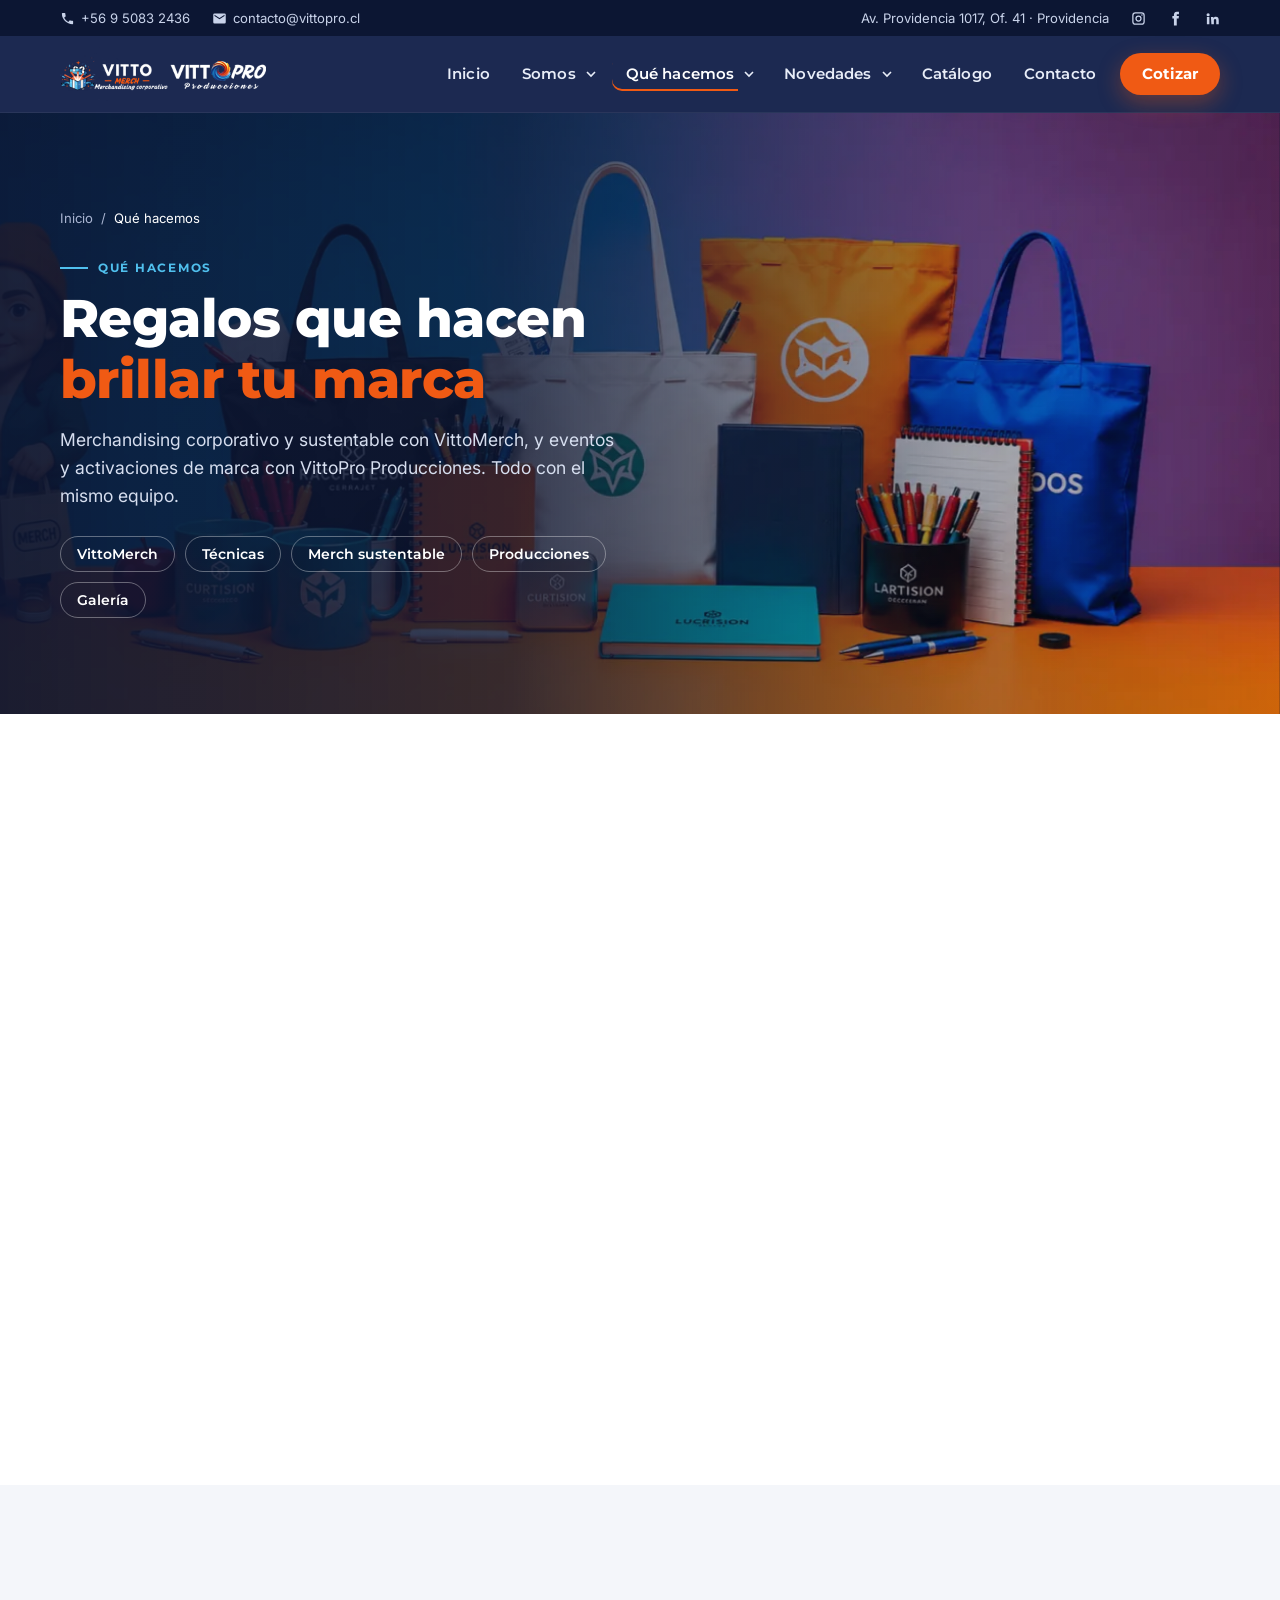
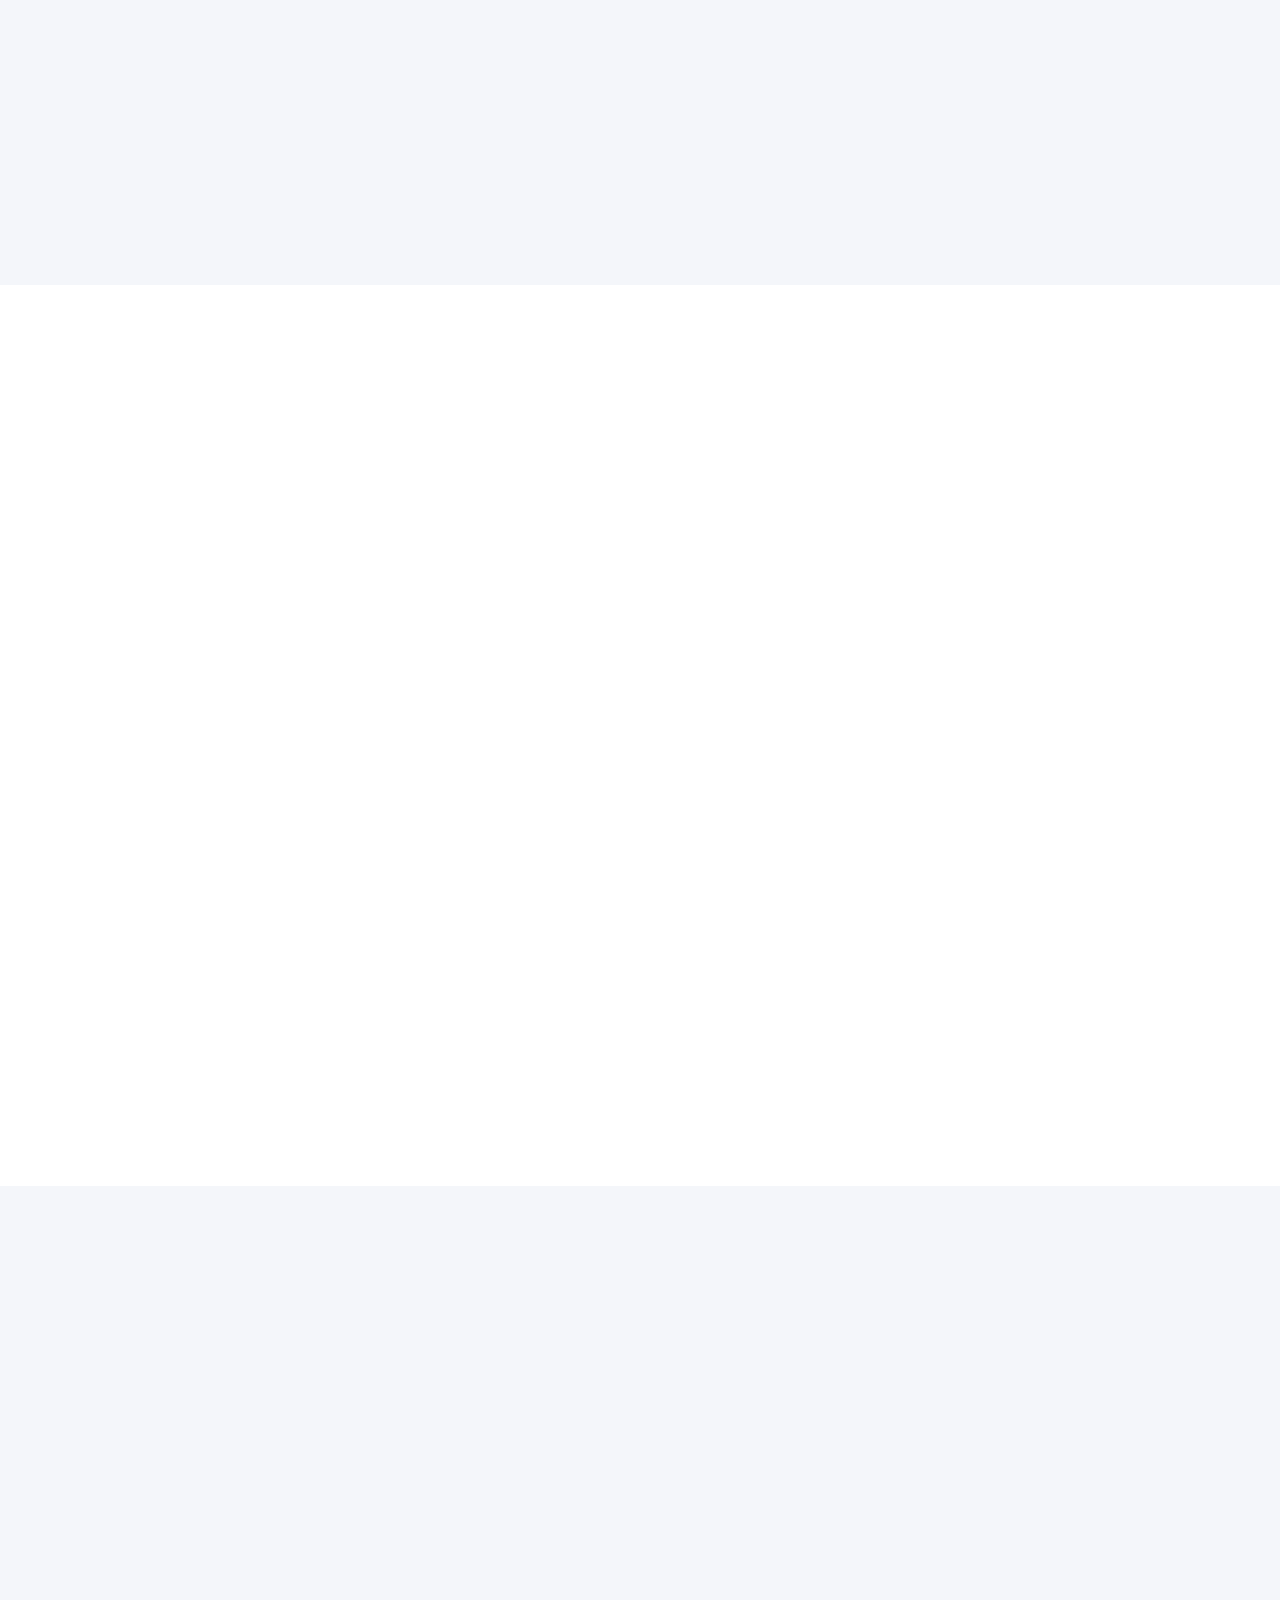
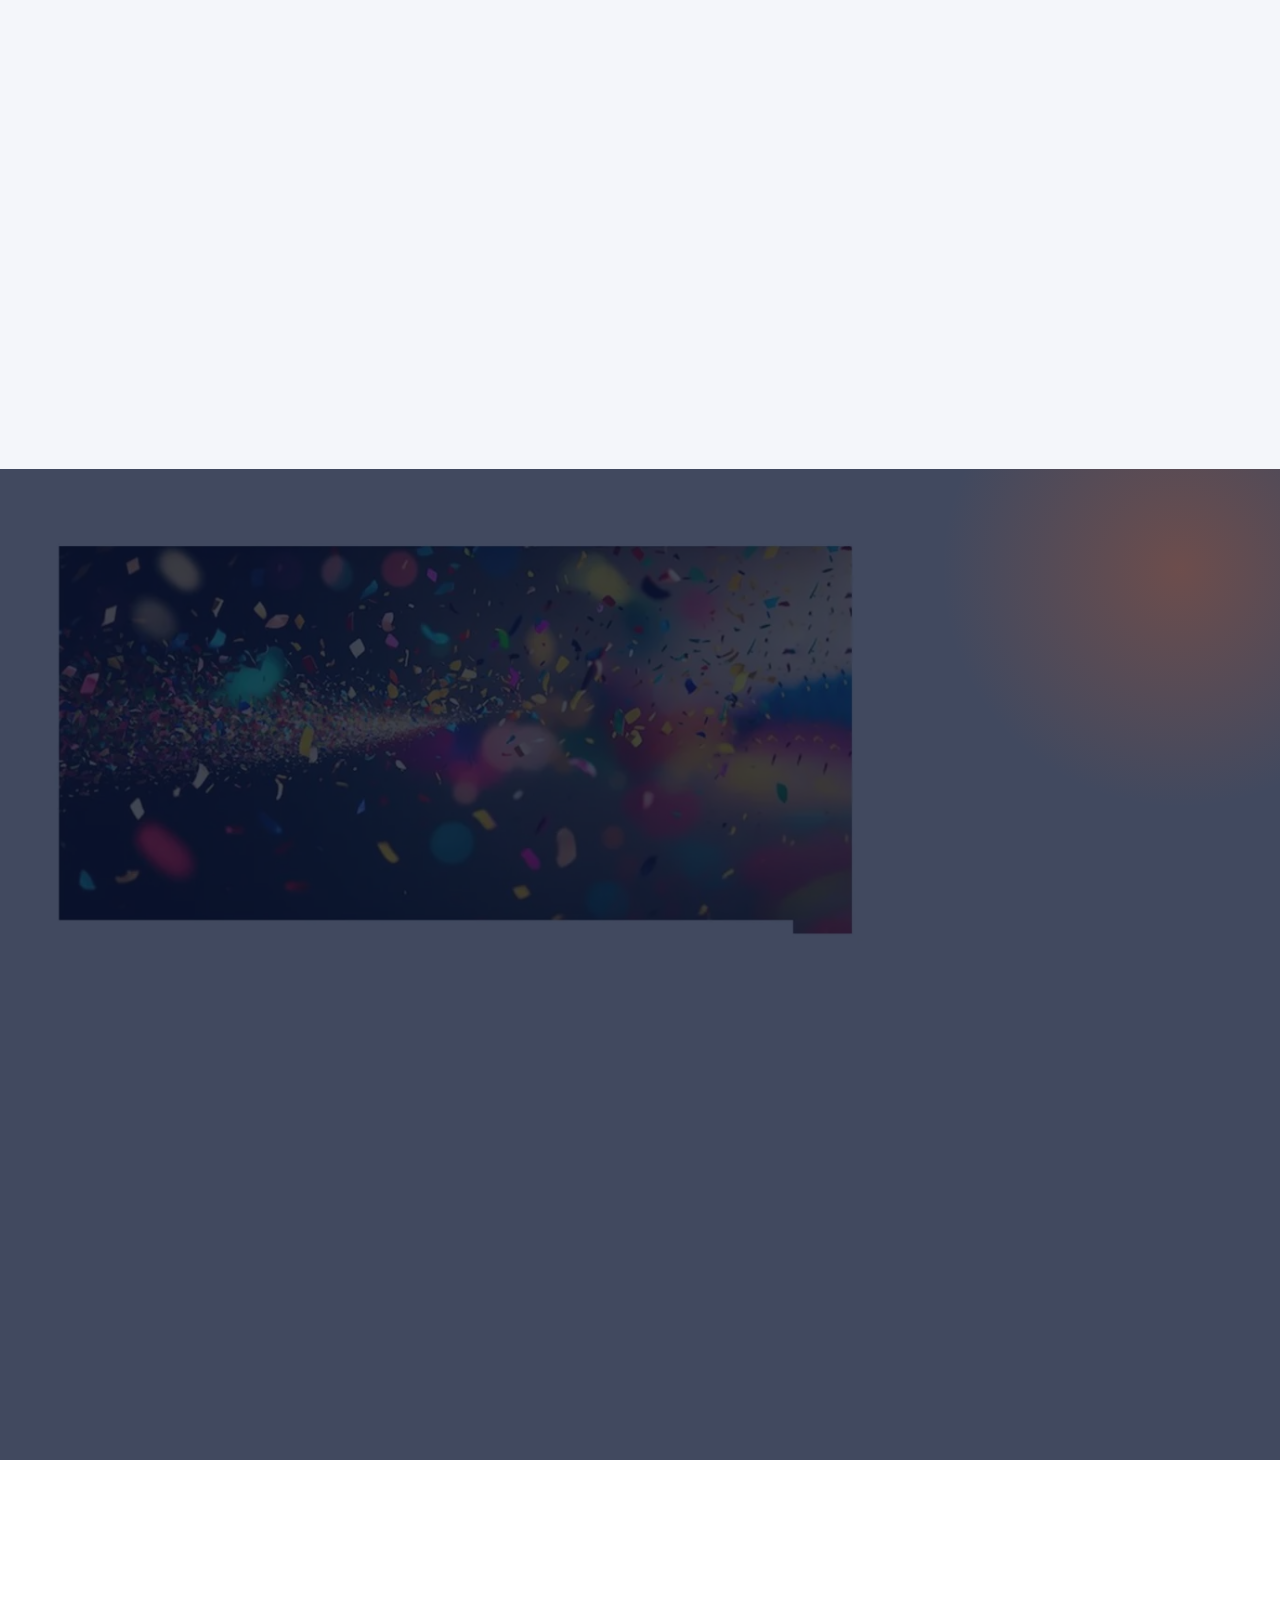
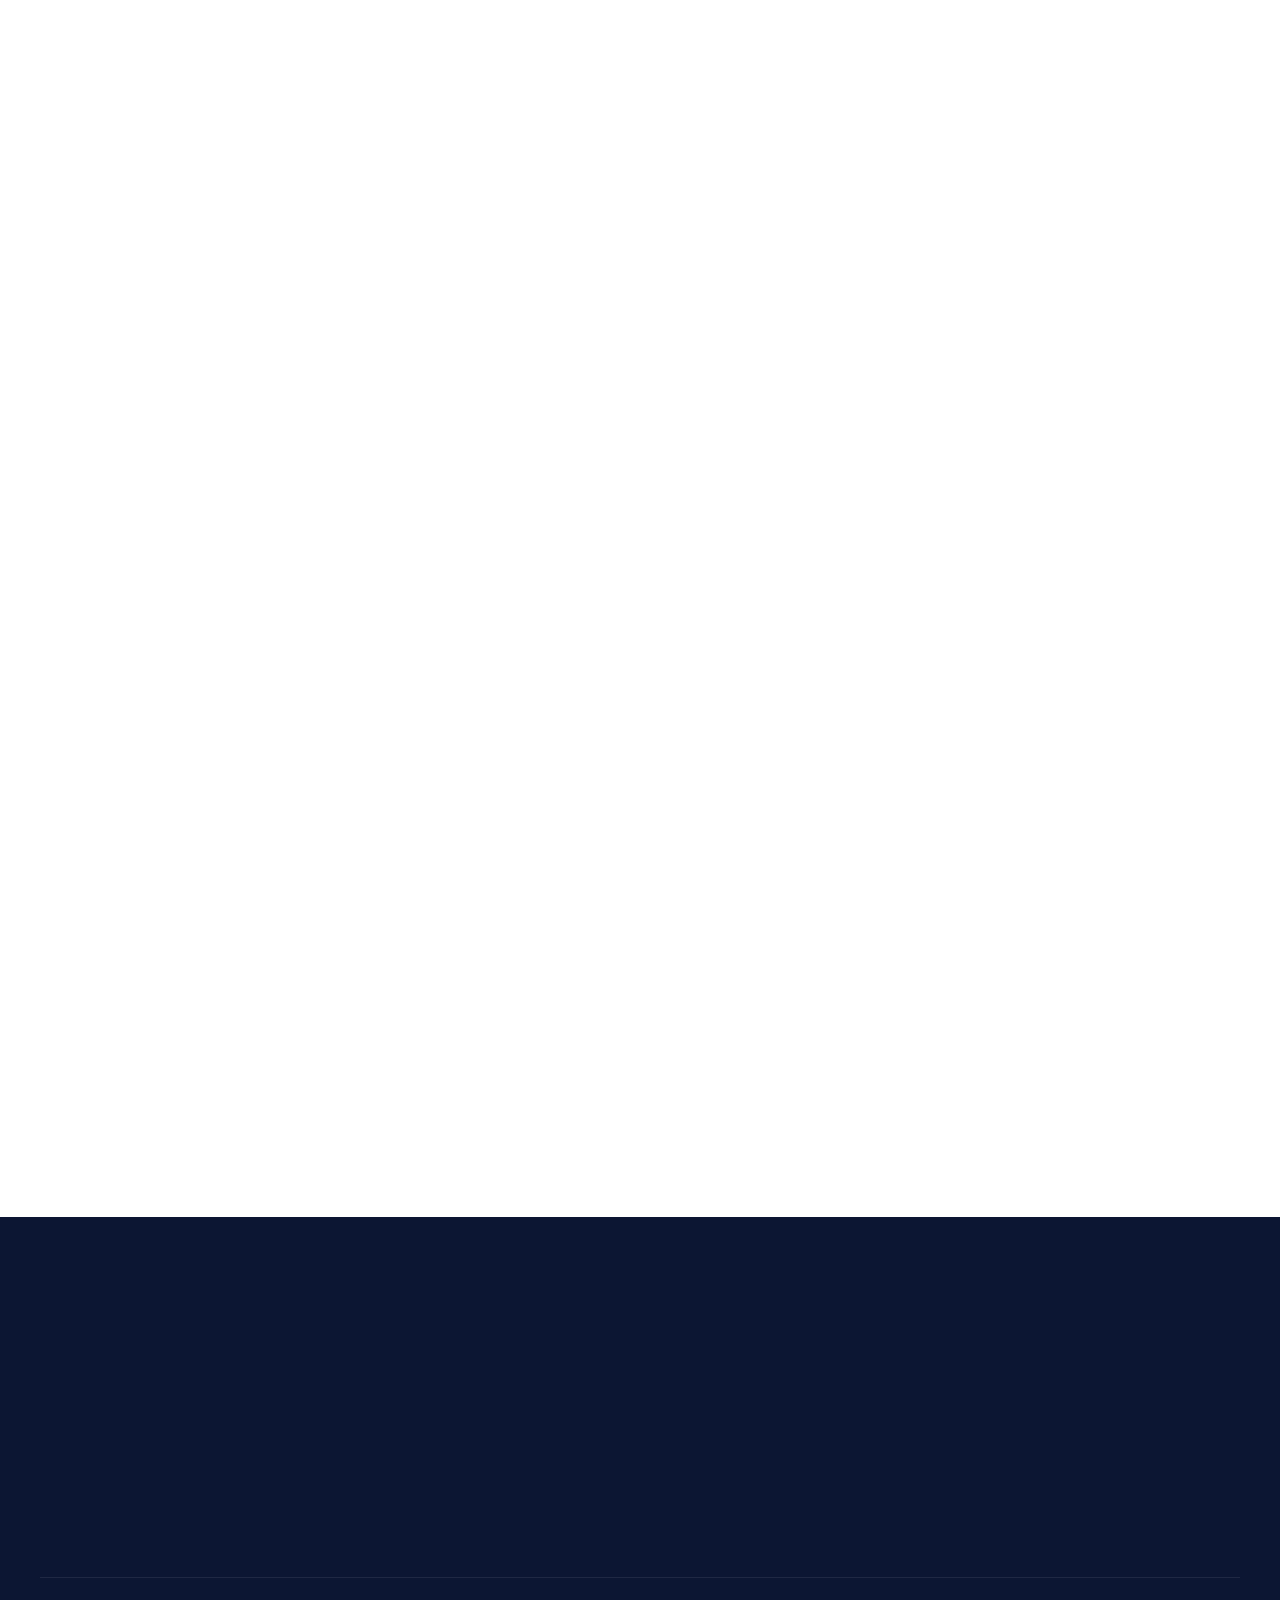
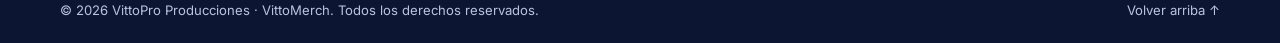
<file: servicios.html>
<!doctype html>
<html lang="es-CL">
<head>
<meta charset="utf-8">
<meta name="viewport" content="width=device-width, initial-scale=1">
<title>Qué hacemos | Merchandising corporativo y producción de eventos | VittoPro</title>
<meta name="description" content="Regalos corporativos personalizados con bordado, grabado láser, serigrafía y DTF; merch sustentable e impresión 3D reciclada; producción de eventos, activaciones de marca, lanzamientos y ferias en Santiago.">
<link rel="canonical" href="https://vittopro.cl/wp/servicios/">
<meta name="robots" content="noindex,nofollow">
<meta name="theme-color" content="#13214a">

<meta property="og:type" content="website">
<meta property="og:locale" content="es_CL">
<meta property="og:site_name" content="VittoPro · VittoMerch">
<meta property="og:title" content="Qué hacemos: merchandising corporativo y producción de eventos">
<meta property="og:description" content="Regalos corporativos personalizados con bordado, grabado láser, serigrafía y DTF; merch sustentable e impresión 3D reciclada; producción de eventos, activaciones de marca, lanzamientos y ferias en Santiago.">
<meta property="og:url" content="https://vittopro.cl/wp/servicios/">
<meta property="og:image" content="https://vittopro.cl/wp/img/og-vittopro.jpg">
<meta property="og:image:width" content="1200">
<meta property="og:image:height" content="630">
<meta name="twitter:card" content="summary_large_image">

<link rel="icon" type="image/png" sizes="32x32" href="img/favicon-32.png">
<link rel="apple-touch-icon" href="img/apple-touch-icon.png">
<link rel="preconnect" href="https://fonts.googleapis.com">
<link rel="preconnect" href="https://fonts.gstatic.com" crossorigin>
<link href="https://fonts.googleapis.com/css2?family=Inter:wght@400;500;600&family=Montserrat:wght@600;700;800&display=swap" rel="stylesheet">
<link rel="stylesheet" href="css/vittopro.css?v=20261120b">
<script type="application/ld+json">{"@context":"https://schema.org","@type":"BreadcrumbList","itemListElement":[{"@type":"ListItem","position":1,"name":"Inicio","item":"https://vittopro.cl/wp/"},{"@type":"ListItem","position":2,"name":"Qué hacemos","item":"https://vittopro.cl/wp/servicios/"}]}</script>
</head>
<body>
<a class="salto" href="#contenido">Saltar al contenido</a>

<header class="header" id="header">
  <div class="barra-sup">
    <div class="envoltura">
      <div class="datos">
        <a href="https://wa.me/56950832436"><svg viewBox="0 0 24 24" aria-hidden="true"><path d="M6.6 10.8a15.1 15.1 0 0 0 6.6 6.6l2.2-2.2c.3-.3.7-.4 1-.2 1.1.4 2.3.6 3.6.6.6 0 1 .4 1 1V20c0 .6-.4 1-1 1A17 17 0 0 1 3 4c0-.6.4-1 1-1h3.5c.6 0 1 .4 1 1 0 1.2.2 2.4.6 3.6.1.3 0 .7-.2 1z"/></svg>+56 9 5083 2436</a>
        <a href="mailto:contacto@vittopro.cl"><svg viewBox="0 0 24 24" aria-hidden="true"><path d="M20 4H4a2 2 0 0 0-2 2v12a2 2 0 0 0 2 2h16a2 2 0 0 0 2-2V6a2 2 0 0 0-2-2zm0 4-8 5-8-5V6l8 5 8-5z"/></svg>contacto@vittopro.cl</a>
      </div>
      <div class="redes">
        <span>Av. Providencia 1017, Of. 41 · Providencia</span>
        <a href="https://www.instagram.com/vittomerch/" aria-label="Instagram de VittoMerch"><svg viewBox="0 0 24 24" aria-hidden="true"><path fill-rule="evenodd" d="M7 2h10a5 5 0 0 1 5 5v10a5 5 0 0 1-5 5H7a5 5 0 0 1-5-5V7a5 5 0 0 1 5-5zM7 4a3 3 0 0 0-3 3v10a3 3 0 0 0 3 3h10a3 3 0 0 0 3-3V7a3 3 0 0 0-3-3zM12 7a5 5 0 1 1 0 10a5 5 0 0 1 0-10zM12 9a3 3 0 1 0 0 6a3 3 0 0 0 0-6zM17.5 5.3a1.2 1.2 0 1 1 0 2.4a1.2 1.2 0 0 1 0-2.4z"/></svg></a>
        <a href="https://www.facebook.com/vittomerch" aria-label="Facebook de VittoMerch"><svg viewBox="0 0 24 24" aria-hidden="true"><path d="M14 8V6c0-.9.6-1 1-1h2.5V1H14c-3.4 0-4.5 2.4-4.5 5v2H7v4h2.5v11h4.5V12h3l.5-4z"/></svg></a>
        <a href="https://www.linkedin.com/company/vittomerch/" aria-label="LinkedIn de VittoMerch"><svg viewBox="0 0 24 24" aria-hidden="true"><path d="M4.98 3.5a2.5 2.5 0 1 1 0 5 2.5 2.5 0 0 1 0-5zM3 9.5h4V21H3zM9.5 9.5h3.8v1.6h.1c.5-1 1.8-2 3.8-2 4 0 4.8 2.6 4.8 6V21h-4v-5.3c0-1.3 0-2.9-1.8-2.9s-2 1.4-2 2.8V21h-4z"/></svg></a>
      </div>
    </div>
  </div>
  <nav class="nav" aria-label="Principal">
    <div class="envoltura">
      <a class="marca" href="index.html" aria-label="VittoPro, ir al inicio">
        <img src="img/logo-vittopro-blanco.png" width="309" height="81" alt="VittoMerch y VittoPro Producciones">
      </a>
      <button class="hamburguesa" id="hamburguesa" aria-expanded="false" aria-controls="menu-panel" aria-label="Abrir menú"><span></span></button>
      <div class="menu-panel" id="menu-panel">
        <ul class="menu">
          <li><a href="index.html">Inicio</a></li>
          <li class="con-sub">
            <a class="padre" href="empresa.html">Somos</a>
            <button type="button" class="abre" aria-expanded="false" aria-controls="sub-somos" aria-label="Ver opciones de Somos"><svg class="flecha" viewBox="0 0 10 6" aria-hidden="true"><path d="M1 1l4 4 4-4" fill="none" stroke="currentColor" stroke-width="1.6"/></svg></button>
            <div class="desplegable" id="sub-somos">
              <a href="empresa.html">Quiénes somos<small>10 años en merchandising y eventos</small></a>
              <a href="empresa.html#sostenibilidad">Sostenibilidad<small>Materiales reciclados y ecológicos</small></a>
              <a href="empresa.html#clientes">Clientes<small>Marcas que confían en nosotros</small></a>
            </div>
          </li>
          <li class="con-sub actual">
            <a class="padre" href="servicios.html" aria-current="page">Qué hacemos</a>
            <button type="button" class="abre" aria-expanded="false" aria-controls="sub-servicios" aria-label="Ver opciones de Qué hacemos"><svg class="flecha" viewBox="0 0 10 6" aria-hidden="true"><path d="M1 1l4 4 4-4" fill="none" stroke="currentColor" stroke-width="1.6"/></svg></button>
            <div class="desplegable mega" id="sub-servicios">
              <div>
                <h4>VittoMerch</h4>
                <a href="servicios.html#categorias">Regalos corporativos<small>12 líneas de productos</small></a>
                <a href="servicios.html#sustentable">Merch sustentable<small>Compostable y reciclado</small></a>
                <a href="pin-personalizados-premium.html">Pines y chapitas NFC<small>Tu marca a un toque</small></a>
                <a href="premios-de-reconocimiento.html">Galvanos y premios 3D<small>Impresión 3D reciclada</small></a>
                <a href="servicios.html#tecnicas">Técnicas de personalización<small>Bordado, láser, serigrafía y más</small></a>
              </div>
              <div>
                <h4>VittoPro Producciones</h4>
                <a href="servicios.html#producciones">Eventos corporativos<small>Producción integral</small></a>
                <a href="servicios.html#producciones">Activaciones de marca<small>BTL y experiencias</small></a>
                <a href="servicios.html#producciones">Lanzamientos y ferias<small>Stands, montaje y staff</small></a>
                <a href="servicios.html#galeria">Galería de eventos<small>Algunos de nuestros montajes</small></a>
              </div>
              <div class="mega-destacado">
                <div>
                  <strong>Catálogo VittoMerch 2026</strong>
                  <p>Más de 250 páginas de productos.</p>
                </div>
                <a class="boton boton-naranjo" href="catalogo.html">Ver catálogo</a>
                <img src="img/prod-03.webp" width="400" height="400" alt="" loading="lazy">
              </div>
            </div>
          </li>
          <li class="con-sub">
            <a class="padre" href="blog.html">Novedades</a>
            <button type="button" class="abre" aria-expanded="false" aria-controls="sub-novedades" aria-label="Ver opciones de Novedades"><svg class="flecha" viewBox="0 0 10 6" aria-hidden="true"><path d="M1 1l4 4 4-4" fill="none" stroke="currentColor" stroke-width="1.6"/></svg></button>
            <div class="desplegable" id="sub-novedades">
              <a href="premios-de-reconocimiento.html">Galvanos 3D reciclados<small>Febrero 2026</small></a>
              <a href="llaveros-personalizados.html">Llaveros personalizados<small>Febrero 2026</small></a>
              <a href="bolsa-de-comercio-ecologicas.html">Bolsas de comercio ecológicas<small>Enero 2026</small></a>
              <a href="pin-personalizados-premium.html">Pines NFC sustentables<small>Enero 2026</small></a>
              <a href="blog.html"><strong>Ver todas las novedades →</strong></a>
            </div>
          </li>
          <li><a href="catalogo.html">Catálogo</a></li>
          <li><a href="contacto.html">Contacto</a></li>
        </ul>
        <a class="boton boton-naranjo cta" href="contacto.html#cotizar">Cotizar</a>
        <a class="boton boton-naranjo cta-movil" href="contacto.html#cotizar">Cotizar ahora</a>
      </div>
    </div>
  </nav>
</header>

<main id="contenido">
<section class="cabecera">
  <img src="img/cab-servicios-1920.webp" srcset="img/cab-servicios-1000.webp 1000w, img/cab-servicios-1920.webp 1920w" sizes="100vw" width="1920" height="590" alt="" fetchpriority="high" style="object-position:70% center">
  <div class="envoltura">
    <div class="cabecera-texto">
      <nav class="migas" aria-label="Estás en"><a href="index.html">Inicio</a><span aria-hidden="true">/</span><span aria-current="page">Qué hacemos</span></nav>
      <span class="antetitulo">Qué hacemos</span>
      <h1>Regalos que hacen <em>brillar tu marca</em></h1>
      <p>Merchandising corporativo y sustentable con VittoMerch, y eventos y activaciones de marca con VittoPro Producciones. Todo con el mismo equipo.</p>
      <div class="saltos">
        <a href="#vittomerch">VittoMerch</a>
        <a href="#tecnicas">Técnicas</a>
        <a href="#sustentable">Merch sustentable</a>
        <a href="#producciones">Producciones</a>
        <a href="#galeria">Galería</a>
      </div>
    </div>
  </div>
</section>

<!-- ============ VITTOMERCH ============ -->
<section class="seccion" id="vittomerch">
  <div class="envoltura dos-col">
    <div class="texto-largo aparece" data-anim="izq">
      <span class="antetitulo">VittoMerch</span>
      <h2>Artículos promocionales con tu marca</h2>
      <p>Ofrecemos una variada línea de <strong>artículos promocionales y merchandising sustentable y biodegradable</strong> para personalizar tu marca y tu empresa.</p>
      <p>Nos encargamos del desarrollo, la logística y el servicio integral de cada producto: tú eliges, nosotros lo hacemos.</p>
      <ul class="datos-cat escalonado">
        <li>Accesorios de oficina</li><li>Eco textil</li><li>Mochilas</li><li>Tecnología</li><li>Kits de emergencia</li><li>Vestuario corporativo</li><li>Outdoor</li><li>Viaje y equipaje</li><li>Decoración</li><li>Kits de staff para eventos</li><li>Kits de bienvenida</li><li>Material de imprenta</li>
      </ul>
      <a class="boton boton-marino" href="catalogo.html">Ver el catálogo 2026 <svg viewBox="0 0 24 24" fill="none" stroke="currentColor" stroke-width="2.2" aria-hidden="true"><path d="M5 12h14M13 6l6 6-6 6"/></svg></a>
    </div>
    <img class="foto-redonda aparece" data-anim="der" src="img/marca-merch.webp" width="900" height="900" alt="Llaveros personalizados con código QR y el logo de VittoMerch" loading="lazy">
  </div>
</section>

<!-- ============ PRODUCTOS ============ -->
<section class="seccion fondo-2" id="categorias">
  <div class="envoltura">
    <div class="cabeza-seccion aparece">
      <span class="antetitulo">Lo más pedido</span>
      <h2>Variedad en regalos corporativos</h2>
      <p>Algunos de los productos que más personalizamos. Toca uno para cotizarlo.</p>
    </div>
    <ul class="productos">
      <li class="producto aparece"><a href="contacto.html?producto=Kits%20corporativos#cotizar" style="text-decoration:none;color:inherit"><figure><img src="img/prod-03.webp" width="400" height="400" alt="Kit corporativo con mochila, botellas, termos y jockey" loading="lazy"></figure><div><h3>Kits corporativos</h3><span>Mochilas, botellas y termos</span></div></a></li>
      <li class="producto aparece" data-retraso="1"><a href="contacto.html?producto=Merch%20sustentable#cotizar" style="text-decoration:none;color:inherit"><figure><img src="img/prod-02.webp" width="400" height="400" alt="Macetero ecológico con planta y etiqueta personalizada" loading="lazy"></figure><div><h3>Merch sustentable</h3><span class="chip-eco">● Ecológico</span></div></a></li>
      <li class="producto aparece" data-retraso="2"><a href="pin-personalizados-premium.html" style="text-decoration:none;color:inherit"><figure><img src="img/prod-11.webp" width="400" height="400" alt="Pines personalizados de goma con logo" loading="lazy"></figure><div><h3>Pines y chapitas</h3><span>Con opción NFC</span></div></a></li>
      <li class="producto aparece"><a href="premios-de-reconocimiento.html" style="text-decoration:none;color:inherit"><figure><img src="img/prod-06.webp" width="400" height="400" alt="Galvano de reconocimiento impreso en 3D con material reciclado" loading="lazy"></figure><div><h3>Galvanos y premios 3D</h3><span class="chip-eco">● 100% reciclado</span></div></a></li>
      <li class="producto aparece" data-retraso="1"><a href="llaveros-personalizados.html" style="text-decoration:none;color:inherit"><figure><img src="img/prod-07.webp" width="400" height="400" alt="Llaveros con nombres impresos en 3D" loading="lazy"></figure><div><h3>Llaveros personalizados</h3><span class="chip-eco">● Impresión 3D reciclada</span></div></a></li>
      <li class="producto aparece" data-retraso="2"><a href="contacto.html?producto=Credenciales%20y%20lanyards#cotizar" style="text-decoration:none;color:inherit"><figure><img src="img/prod-04.webp" width="400" height="400" alt="Credenciales y lanyards personalizados para conciertos" loading="lazy"></figure><div><h3>Credenciales y lanyards</h3><span>Para eventos y staff</span></div></a></li>
      <li class="producto aparece"><a href="contacto.html?producto=Textil%20y%20vestuario#cotizar" style="text-decoration:none;color:inherit"><figure><img src="img/prod-09.webp" width="400" height="400" alt="Polera, bolsa de tela, tazón y jockey con espacio para tu logo" loading="lazy"></figure><div><h3>Textil y vestuario</h3><span>Poleras, bolsas y jockeys</span></div></a></li>
      <li class="producto aparece" data-retraso="1"><a href="bolsa-de-comercio-ecologicas.html" style="text-decoration:none;color:inherit"><figure><img src="img/prod-01.webp" width="400" height="400" alt="Bolsas de papel corporativas con diseño personalizado" loading="lazy"></figure><div><h3>Bolsas corporativas</h3><span>Papel y compostables</span></div></a></li>
      <li class="producto aparece" data-retraso="2"><a href="contacto.html?producto=Dulces%20con%20tu%20marca#cotizar" style="text-decoration:none;color:inherit"><figure><img src="img/prod-08.webp" width="400" height="400" alt="Dulces envueltos con el logo de distintas empresas" loading="lazy"></figure><div><h3>Dulces con tu marca</h3><span>Para ferias y activaciones</span></div></a></li>
    </ul>
    <div class="pie-productos aparece">
      <p><strong>¿Buscas algo más?</strong> El catálogo 2026 tiene 12 líneas: tecnología, oficina, botellas y mugs, escritura, mochilas, llaveros, hogar, tiempo libre, gorros, sets y más.</p>
      <a class="boton boton-marino" href="catalogo.html">Ver las 12 líneas</a>
    </div>
  </div>
</section>

<!-- ============ TÉCNICAS ============ -->
<section class="seccion" id="tecnicas">
  <div class="envoltura">
    <div class="cabeza-seccion aparece">
      <span class="antetitulo">Personalización</span>
      <h2>La técnica justa para cada producto</h2>
      <p>Cada material pide una forma distinta de llevar tu logo. Te recomendamos la que mejor se ve y más dura.</p>
    </div>
    <ul class="tecnicas">
      <li class="aparece"><span>01</span><div><strong>Bordado</strong><small>Tu logo cosido con hilo. Elegante y durable en jockeys, polerones, poleras y mochilas.</small></div></li>
      <li class="aparece" data-retraso="1"><span>02</span><div><strong>Grabado láser</strong><small>Marca permanente y sin tinta sobre metal, madera, bambú y cuero.</small></div></li>
      <li class="aparece" data-retraso="2"><span>03</span><div><strong>Serigrafía</strong><small>Colores sólidos y parejos en textiles, bolsas y superficies planas.</small></div></li>
      <li class="aparece"><span>04</span><div><strong>Tampografía</strong><small>Para superficies curvas o pequeñas, como bolígrafos y llaveros.</small></div></li>
      <li class="aparece" data-retraso="1"><span>05</span><div><strong>Impresión digital</strong><small>A todo color, con degradados y fotografías.</small></div></li>
      <li class="aparece" data-retraso="2"><span>06</span><div><strong>Impresión digital 360°</strong><small>Alrededor de botellas y mugs, sin cortes en el diseño.</small></div></li>
      <li class="aparece"><span>07</span><div><strong>DTF textil</strong><small>Transferencia a todo color sobre prendas, con mucho detalle.</small></div></li>
      <li class="aparece" data-retraso="1"><span>08</span><div><strong>DTF UV</strong><small>A todo color sobre superficies rígidas: botellas, mugs, cajas y accesorios.</small></div></li>
      <li class="aparece" data-retraso="2"><span>09</span><div><strong>Sublimación</strong><small>La tinta pasa a formar parte del material, en poliéster y productos sublimables.</small></div></li>
      <li class="aparece"><span>10</span><div><strong>Transfer</strong><small>Termotransferencia sobre textiles para logos y nombres.</small></div></li>
      <li class="aparece" data-retraso="1"><span>11</span><div><strong>Grabado en pantógrafo</strong><small>Grabado mecánico sobre metal, para placas y reconocimientos.</small></div></li>
      <li class="aparece" data-retraso="2"><span>12</span><div><strong>Impresión 3D reciclada</strong><small>Piezas propias con filamento reciclado: pines, llaveros y galvanos.</small></div></li>
    </ul>
  </div>
</section>

<!-- ============ SUSTENTABLE ============ -->
<section class="seccion fondo-2" id="sustentable">
  <div class="envoltura">
    <div class="cabeza-seccion aparece">
      <span class="antetitulo">Merch sustentable</span>
      <h2>Productos que cuidan el planeta</h2>
      <p>Impresión 3D con material 100% reciclado, hecha en Chile, y empaques compostables. Un producto reciclado genera hasta un 70% menos de emisiones que uno de material nuevo.</p>
    </div>
    <div class="destacados">
      <a class="destacado aparece" href="pin-personalizados-premium.html"><figure><img src="img/nov-pines-nfc.webp" width="811" height="375" alt="Pines sustentables con tecnología NFC" loading="lazy"></figure><div><span class="etiqueta-cat">Nuevo · NFC</span><h3>Pines, llaveros y tarjetas NFC</h3><p>Tus clientes llegan a tu web o tus redes con un toque, sin apps ni QR.</p><span class="mas">Conocer más →</span></div></a>
      <a class="destacado aparece" data-retraso="1" href="premios-de-reconocimiento.html"><figure><img src="img/nov-galvanos.webp" width="811" height="375" alt="Galvanos de reconocimiento impresos en 3D" loading="lazy"></figure><div><span class="etiqueta-cat">Reciclado</span><h3>Galvanos y premios 3D</h3><p>Reconocimientos únicos, sin trofeos tradicionales.</p><span class="mas">Conocer más →</span></div></a>
      <a class="destacado aparece" data-retraso="2" href="llaveros-personalizados.html"><figure><img src="img/nov-llaveros.webp" width="600" height="467" alt="Llaveros personalizados impresos en 3D" loading="lazy"></figure><div><span class="etiqueta-cat">Reciclado</span><h3>Llaveros personalizados</h3><p>100% material reciclado en impresión 3D.</p><span class="mas">Conocer más →</span></div></a>
      <a class="destacado aparece" data-retraso="3" href="bolsa-de-comercio-ecologicas.html"><figure><img src="img/nov-bolsas.webp" width="659" height="463" alt="Bolsas de comercio ecológicas" loading="lazy"></figure><div><span class="etiqueta-cat">Compostable</span><h3>Bolsas de comercio</h3><p>Para envíos, compostables y con tu diseño.</p><span class="mas">Conocer más →</span></div></a>
    </div>
  </div>
</section>

<!-- ============ PRODUCCIONES ============ -->
<section class="seccion oscuro banda-foto" id="producciones">
  <img src="img/fondo-confeti.webp" width="1600" height="1067" alt="" loading="lazy">
  <div class="brillo" aria-hidden="true"></div>
  <div class="envoltura">
    <div class="cabeza-seccion aparece">
      <span class="antetitulo">VittoPro Producciones</span>
      <h2>Nos dedicamos a construir buenas experiencias y emociones</h2>
      <p>Una empresa con historia en la entretención y la producción de eventos corporativos y BTL. Te acompañamos desde la idea hasta el último detalle del montaje.</p>
    </div>
    <div class="grilla g3">
      <div class="tarjeta aparece"><div class="icono"><svg viewBox="0 0 24 24" fill="none" stroke="currentColor" stroke-width="2" stroke-linecap="round" stroke-linejoin="round" aria-hidden="true"><path d="M12 3l1.9 5.8L20 10l-6.1 1.2L12 17l-1.9-5.8L4 10l6.1-1.2z"/><path d="M19 15l.8 2.2L22 18l-2.2.8L19 21l-.8-2.2L16 18l2.2-.8z"/></svg></div><h3>Producción de eventos</h3><p>Eventos corporativos, aniversarios, fiestas de fin de año y celebraciones de tu empresa.</p></div>
      <div class="tarjeta aparece" data-retraso="1"><div class="icono"><svg viewBox="0 0 24 24" fill="none" stroke="currentColor" stroke-width="2" stroke-linecap="round" stroke-linejoin="round" aria-hidden="true"><path d="M3 11v2a1 1 0 0 0 1 1h2l5 4V6L6 10H4a1 1 0 0 0-1 1z"/><path d="M15.5 8.5a5 5 0 0 1 0 7M18.5 5.5a9 9 0 0 1 0 13"/></svg></div><h3>Activaciones de marca</h3><p>Experiencias BTL que acercan tu marca a las personas.</p></div>
      <div class="tarjeta aparece" data-retraso="2"><div class="icono"><svg viewBox="0 0 24 24" fill="none" stroke="currentColor" stroke-width="2" stroke-linecap="round" stroke-linejoin="round" aria-hidden="true"><path d="M4.5 16.5c-1.5 1.3-2 5-2 5s3.7-.5 5-2c.7-.8.7-2.1-.1-2.9a2.2 2.2 0 0 0-2.9-.1z"/><path d="M12 15l-3-3a22 22 0 0 1 2-3.9A12.9 12.9 0 0 1 22 2c0 2.7-.8 7.5-6 11a22.4 22.4 0 0 1-4 2z"/><path d="M9 12H4s.6-3 2-4c1.6-1.1 5 0 5 0M12 15v5s3-.6 4-2c1.1-1.6 0-5 0-5"/></svg></div><h3>Lanzamientos</h3><p>Presentaciones de productos y servicios que se recuerdan.</p></div>
      <div class="tarjeta aparece"><div class="icono"><svg viewBox="0 0 24 24" fill="none" stroke="currentColor" stroke-width="2" stroke-linecap="round" stroke-linejoin="round" aria-hidden="true"><path d="M3 9l1.5-5h15L21 9"/><path d="M3 9h18v2a3 3 0 0 1-6 0 3 3 0 0 1-6 0 3 3 0 0 1-6 0z"/><path d="M5 13v8h14v-8"/></svg></div><h3>Ferias</h3><p>Stands, montaje y material para que tu marca destaque.</p></div>
      <div class="tarjeta aparece" data-retraso="1"><div class="icono"><svg viewBox="0 0 24 24" fill="none" stroke="currentColor" stroke-width="2" stroke-linecap="round" stroke-linejoin="round" aria-hidden="true"><path d="M12 2 2 7l10 5 10-5-10-5z"/><path d="M2 17l10 5 10-5M2 12l10 5 10-5"/></svg></div><h3>Producciones integrales</h3><p>Nos hacemos cargo de todo lo que necesita tu evento.</p></div>
      <div class="tarjeta aparece" data-retraso="2"><div class="icono"><svg viewBox="0 0 24 24" fill="none" stroke="currentColor" stroke-width="2" stroke-linecap="round" stroke-linejoin="round" aria-hidden="true"><path d="M16 21v-2a4 4 0 0 0-4-4H6a4 4 0 0 0-4 4v2"/><circle cx="9" cy="7" r="4"/><path d="M22 21v-2a4 4 0 0 0-3-3.9M16 3.1a4 4 0 0 1 0 7.8"/></svg></div><h3>Staff con vasta experiencia</h3><p>Un equipo que conoce el oficio, al servicio de cada evento.</p></div>
    </div>
  </div>
</section>

<!-- ============ GALERÍA ============ -->
<section class="seccion" id="galeria">
  <div class="envoltura">
    <div class="cabeza-seccion aparece">
      <span class="antetitulo">Galería</span>
      <h2>Algunos de nuestros eventos</h2>
      <p>Toca una foto para verla en grande.</p>
    </div>
    <div class="galeria">
      <a class="aparece" data-anim="zoom" href="img/evento-01.webp" data-ampliar="Ferias corporativas"><img src="img/evento-01.webp" width="1000" height="667" alt="Feria corporativa con stands y público" loading="lazy"><span>Ferias</span></a>
      <a class="aparece" data-anim="zoom" data-retraso="1" href="img/evento-15.webp" data-ampliar="Eventos corporativos"><img src="img/evento-15.webp" width="1000" height="667" alt="Cena de gala corporativa en un salón iluminado" loading="lazy"><span>Eventos corporativos</span></a>
      <a class="aparece" data-anim="zoom" data-retraso="2" href="img/evento-04.webp" data-ampliar="Fiestas de empresa"><img src="img/evento-04.webp" width="1000" height="667" alt="Público celebrando en un evento" loading="lazy"><span>Fiestas de empresa</span></a>
      <a class="aparece" data-anim="zoom" data-retraso="1" href="img/evento-06.webp" data-ampliar="Activaciones al aire libre"><img src="img/evento-06.webp" width="1000" height="667" alt="Festival al aire libre" loading="lazy"><span>Activaciones</span></a>
      <a class="aparece" data-anim="zoom" data-retraso="2" href="img/evento-08.webp" data-ampliar="Música en vivo"><img src="img/evento-08.webp" width="1000" height="667" alt="Músico en vivo sobre el escenario" loading="lazy"><span>Música en vivo</span></a>
      <a class="aparece" data-anim="zoom" data-retraso="3" href="img/evento-10.webp" data-ampliar="Actividades para equipos"><img src="img/evento-10.webp" width="1000" height="667" alt="Grupo de personas sonriendo en una actividad de equipo" loading="lazy"><span>Equipos</span></a>
      <a class="aparece" data-anim="zoom" data-retraso="1" href="img/evento-12.webp" data-ampliar="Brindis y celebraciones"><img src="img/evento-12.webp" width="1000" height="667" alt="Brindis en una celebración" loading="lazy"><span>Celebraciones</span></a>
      <a class="aparece" data-anim="zoom" data-retraso="2" href="img/evento-02.webp" data-ampliar="Sonido y montaje técnico"><img src="img/evento-02.webp" width="1000" height="667" alt="Técnico conectando un equipo de sonido" loading="lazy"><span>Sonido</span></a>
      <a class="aparece" data-anim="zoom" data-retraso="3" href="img/evento-07.webp" data-ampliar="Iluminación y ambientación"><img src="img/evento-07.webp" width="1000" height="667" alt="Guirnalda de ampolletas encendidas al atardecer" loading="lazy"><span>Ambientación</span></a>
    </div>
  </div>
</section>

<dialog class="visor" id="visor" aria-label="Foto ampliada">
  <figure><img alt=""><figcaption></figcaption></figure>
  <button class="v-cerrar" type="button" aria-label="Cerrar">✕</button>
  <button class="v-ant" type="button" aria-label="Foto anterior">‹</button>
  <button class="v-sig" type="button" aria-label="Foto siguiente">›</button>
</dialog>

<section class="seccion" style="padding-top:0;padding-bottom:0">
  <div class="envoltura">
    <div class="franja aparece">
      <div class="brillo" aria-hidden="true"></div>
      <div>
        <h2>¿Tienes un evento o una campaña en mente?</h2>
        <p>Cuéntanos la fecha, la cantidad de personas o de productos, y te armamos una propuesta.</p>
      </div>
      <div class="acciones">
        <a class="boton boton-naranjo" href="contacto.html#cotizar">Cotizar <svg viewBox="0 0 24 24" fill="none" stroke="currentColor" stroke-width="2.2" aria-hidden="true"><path d="M5 12h14M13 6l6 6-6 6"/></svg></a>
        <a class="boton boton-borde" href="https://wa.me/56950832436">WhatsApp</a>
      </div>
    </div>
  </div>
</section>
</main>

<footer class="footer">
  <div class="envoltura footer-grid aparece escalonado">
    <div>
      <img src="img/logo-vittopro-blanco.png" width="309" height="81" alt="VittoMerch y VittoPro Producciones" loading="lazy">
      <p>Variedad en regalos corporativos, merchandising publicitario y producciones especiales para empresas.</p>
      <div class="redes-pie">
        <a href="https://www.instagram.com/vittomerch/" aria-label="Instagram"><svg viewBox="0 0 24 24" aria-hidden="true"><path fill-rule="evenodd" d="M7 2h10a5 5 0 0 1 5 5v10a5 5 0 0 1-5 5H7a5 5 0 0 1-5-5V7a5 5 0 0 1 5-5zM7 4a3 3 0 0 0-3 3v10a3 3 0 0 0 3 3h10a3 3 0 0 0 3-3V7a3 3 0 0 0-3-3zM12 7a5 5 0 1 1 0 10a5 5 0 0 1 0-10zM12 9a3 3 0 1 0 0 6a3 3 0 0 0 0-6zM17.5 5.3a1.2 1.2 0 1 1 0 2.4a1.2 1.2 0 0 1 0-2.4z"/></svg></a>
        <a href="https://www.facebook.com/vittomerch" aria-label="Facebook"><svg viewBox="0 0 24 24" aria-hidden="true"><path d="M14 8V6c0-.9.6-1 1-1h2.5V1H14c-3.4 0-4.5 2.4-4.5 5v2H7v4h2.5v11h4.5V12h3l.5-4z"/></svg></a>
        <a href="https://www.linkedin.com/company/vittomerch/" aria-label="LinkedIn"><svg viewBox="0 0 24 24" aria-hidden="true"><path d="M4.98 3.5a2.5 2.5 0 1 1 0 5 2.5 2.5 0 0 1 0-5zM3 9.5h4V21H3zM9.5 9.5h3.8v1.6h.1c.5-1 1.8-2 3.8-2 4 0 4.8 2.6 4.8 6V21h-4v-5.3c0-1.3 0-2.9-1.8-2.9s-2 1.4-2 2.8V21h-4z"/></svg></a>
      </div>
    </div>
    <div>
      <h4>Sitio</h4>
      <ul>
        <li><a href="index.html">Inicio</a></li>
        <li><a href="empresa.html">Somos</a></li>
        <li><a href="servicios.html">Qué hacemos</a></li>
        <li><a href="blog.html">Novedades</a></li>
        <li><a href="catalogo.html">Catálogo</a></li>
        <li><a href="contacto.html">Contacto</a></li>
      </ul>
    </div>
    <div>
      <h4>Servicios</h4>
      <ul>
        <li><a href="servicios.html#categorias">Regalos corporativos</a></li>
        <li><a href="servicios.html#sustentable">Merch sustentable</a></li>
        <li><a href="pin-personalizados-premium.html">Pines NFC</a></li>
        <li><a href="premios-de-reconocimiento.html">Galvanos 3D</a></li>
        <li><a href="servicios.html#producciones">Producción de eventos</a></li>
      </ul>
    </div>
    <div>
      <h4>Contáctanos</h4>
      <ul>
        <li><a href="https://wa.me/56950832436">+56 9 5083 2436</a></li>
        <li><a href="mailto:contacto@vittopro.cl">contacto@vittopro.cl</a></li>
        <li>Av. Providencia 1017, Of. 41, Providencia, Santiago, Región Metropolitana</li>
      </ul>
    </div>
  </div>
  <div class="envoltura legal">
    <span>© <span id="anio">2026</span> VittoPro Producciones · VittoMerch. Todos los derechos reservados.</span>
    <a href="#contenido">Volver arriba ↑</a>
  </div>
</footer>

<a class="wsp" href="https://wa.me/56950832436?text=Hola%20VittoPro%2C%20quiero%20cotizar" aria-label="Escríbenos por WhatsApp"><svg viewBox="0 0 24 24" aria-hidden="true"><path d="M12 2a10 10 0 0 0-8.6 15.1L2 22l5-1.3A10 10 0 1 0 12 2zm5.6 14.1c-.2.7-1.4 1.3-2 1.4-.5 0-1.1.1-3.6-.9-3-1.2-4.9-4.3-5-4.5-.2-.2-1.2-1.6-1.2-3s.8-2.2 1-2.5c.3-.3.6-.4.8-.4h.6c.2 0 .4 0 .6.5l.9 2.1c.1.2.1.4 0 .6l-.4.6-.4.5c-.1.2-.3.3-.1.6.2.3.8 1.4 1.8 2.2 1.2 1.1 2.3 1.4 2.6 1.6.3.1.5.1.7-.1l1-1.2c.2-.3.4-.2.7-.1l2 1c.3.1.5.2.6.3.1.2.1.8-.1 1.4z"/></svg></a>

<script src="js/vittopro.js?v=20261120b"></script>
</body>
</html>
</file>
<file: css/vittopro.css>
:root{
  --marino:#13214a; --marino-2:#1b2d63; --marino-3:#0c1633;
  --naranjo:#f05a14; --naranjo-2:#d94c0b;
  --azul:#2a74b8; --celeste:#50c0ee;
  --texto:#1d2333; --suave:#5b6478; --linea:#e3e7ef;
  --fondo:#ffffff; --fondo-2:#f4f6fa;
  --radio:18px; --sombra:0 10px 30px rgba(19,33,74,.10);
  --alto-header:76px; --ancho:1200px;
  --t-head:'Montserrat',system-ui,sans-serif; --t-body:'Inter',system-ui,sans-serif;
}
*,*::before,*::after{box-sizing:border-box}
html{scroll-behavior:smooth;scroll-padding-top:calc(var(--alto-header) + 12px)}
body{margin:0;font-family:var(--t-body);color:var(--texto);background:var(--fondo);line-height:1.6;-webkit-font-smoothing:antialiased;overflow-x:hidden}
img{max-width:100%;display:block;height:auto}
a{color:inherit}
h1,h2,h3{font-family:var(--t-head);line-height:1.15;margin:0 0 .5em;letter-spacing:-.01em}
h2{font-size:clamp(1.7rem,3.2vw,2.5rem);font-weight:800;color:var(--marino)}
h3{font-size:1.15rem;font-weight:700}
p{margin:0 0 1em}
.envoltura{width:100%;max-width:var(--ancho);margin:0 auto;padding:0 20px}
.salto{position:absolute;left:-999px;top:8px;background:#fff;padding:8px 14px;border-radius:8px;z-index:200}
.salto:focus{left:8px}
.antetitulo{display:inline-flex;align-items:center;gap:10px;font:700 .78rem/1 var(--t-head);letter-spacing:.14em;text-transform:uppercase;color:var(--naranjo);margin-bottom:14px}
.antetitulo::before{content:"";width:28px;height:2px;background:currentColor}
.seccion{padding:clamp(64px,9vw,110px) 0}
.cabeza-seccion{max-width:680px;margin-bottom:44px}
.cabeza-seccion p{color:var(--suave);font-size:1.05rem}
.centro{text-align:center;margin-left:auto;margin-right:auto}
.centro .antetitulo{justify-content:center}

/* Botones */
.boton{display:inline-flex;align-items:center;gap:10px;padding:14px 26px;border-radius:999px;font:700 .95rem/1 var(--t-head);text-decoration:none;border:2px solid transparent;cursor:pointer;transition:transform .2s,background .2s,box-shadow .2s,color .2s}
.boton svg{width:18px;height:18px;transition:transform .2s}
.boton:hover svg{transform:translateX(3px)}
.boton-naranjo{background:var(--naranjo);color:#fff;box-shadow:0 8px 22px rgba(240,90,20,.35)}
.boton-naranjo:hover{background:var(--naranjo-2);transform:translateY(-2px)}
.boton-borde{border-color:rgba(255,255,255,.55);color:#fff}
.boton-borde:hover{background:#fff;color:var(--marino)}
.boton-marino{background:var(--marino);color:#fff}
.boton-marino:hover{background:var(--marino-2);transform:translateY(-2px)}
:focus-visible{outline:3px solid var(--celeste);outline-offset:3px}

/* ===== Header fijo ===== */
.barra-sup{background:var(--marino-3);color:#c9d3ea;font-size:.82rem;transition:margin-top .3s}
.barra-sup .envoltura{display:flex;justify-content:space-between;align-items:center;height:36px;gap:20px}
.barra-sup a{text-decoration:none;display:inline-flex;align-items:center;gap:6px}
.barra-sup a:hover{color:#fff}
.barra-sup .datos,.barra-sup .redes{display:flex;gap:22px;align-items:center}
.barra-sup svg{width:15px;height:15px;fill:currentColor}
.header{position:fixed;inset:0 0 auto 0;z-index:100;transition:transform .3s}
.header.compacto .barra-sup{margin-top:-36px}
.nav{background:rgba(19,33,74,.96);backdrop-filter:saturate(140%) blur(10px);-webkit-backdrop-filter:saturate(140%) blur(10px);border-bottom:1px solid rgba(255,255,255,.08);transition:box-shadow .3s}
.header.compacto .nav{box-shadow:0 8px 24px rgba(0,0,0,.25)}
.nav .envoltura{display:flex;align-items:center;justify-content:space-between;height:var(--alto-header);transition:height .3s}
.header.compacto .nav .envoltura{height:64px}
.marca img{height:54px;width:auto;transition:height .3s}
.header.compacto .marca img{height:44px}
.menu{display:flex;align-items:center;gap:4px;list-style:none;margin:0;padding:0}
.menu>li{position:relative}
.menu>li>a,.menu>li>button{display:flex;align-items:center;gap:6px;padding:10px 14px;border-radius:10px;color:#e8edf8;font:600 .92rem/1 var(--t-head);text-decoration:none;background:none;border:0;cursor:pointer;letter-spacing:.01em}
.menu>li>a:hover,.menu>li>button:hover,.menu>li.abierto>button{color:#fff;background:rgba(255,255,255,.08)}
.menu>li>a[aria-current]{color:#fff;box-shadow:inset 0 -2px 0 var(--naranjo)}
.flecha{width:10px;height:10px;transition:transform .25s}
.menu>li.con-sub{display:flex;align-items:center;border-radius:10px}
.menu>li.con-sub>.padre{padding-right:4px;border-radius:10px 0 0 10px}
.menu>li.con-sub>.abre{padding-left:6px;padding-right:12px;border-radius:0 10px 10px 0;height:100%}
.menu>li.con-sub:hover,.menu>li.con-sub.abierto{background:rgba(255,255,255,.08)}
.menu>li.con-sub>a:hover,.menu>li.con-sub>button:hover{background:none}
.menu>li.con-sub>.padre:hover{color:#fff;text-decoration:underline;text-underline-offset:5px;text-decoration-thickness:2px;text-decoration-color:var(--naranjo)}
.menu>li.abierto .flecha{transform:rotate(180deg)}
.desplegable{position:absolute;top:calc(100% + 10px);left:50%;translate:-50% 0;min-width:260px;background:#fff;border-radius:16px;box-shadow:0 24px 50px rgba(12,22,51,.28);padding:10px;opacity:0;visibility:hidden;transform:translateY(8px);transition:opacity .22s,transform .22s,visibility .22s}
.desplegable::before{content:"";position:absolute;top:-10px;left:0;right:0;height:10px}
.menu>li.abierto>.desplegable{opacity:1;visibility:visible;transform:none}
.desplegable a{display:block;padding:10px 14px;border-radius:10px;text-decoration:none;color:var(--texto);font-size:.93rem}
.desplegable a small{display:block;color:var(--suave);font-size:.8rem;margin-top:2px}
.desplegable a:hover{background:var(--fondo-2);color:var(--marino)}
.mega{width:min(860px,92vw);display:grid;grid-template-columns:1fr 1fr 1.05fr;gap:8px;padding:18px}
.mega h4{font:800 .74rem/1 var(--t-head);letter-spacing:.14em;text-transform:uppercase;color:var(--naranjo);margin:6px 14px 10px}
.mega-destacado{background:linear-gradient(160deg,var(--marino),var(--marino-2));border-radius:14px;color:#fff;padding:20px;display:flex;flex-direction:column;justify-content:space-between;overflow:hidden;position:relative}
.mega-destacado img{position:absolute;right:-30px;bottom:-30px;width:190px;opacity:.9;border-radius:14px;transform:rotate(-8deg)}
.mega-destacado strong{font:800 1.15rem/1.2 var(--t-head);display:block;margin-bottom:6px;max-width:170px}
.mega-destacado p{font-size:.85rem;color:#c9d3ea;max-width:170px}
.mega-destacado .boton{padding:10px 16px;font-size:.82rem;align-self:flex-start;position:relative}
.nav .cta{margin-left:10px;padding:11px 20px}
.hamburguesa{display:none;width:46px;height:46px;border-radius:12px;border:0;background:rgba(255,255,255,.08);cursor:pointer;position:relative}
.hamburguesa span,.hamburguesa span::before,.hamburguesa span::after{position:absolute;left:12px;width:22px;height:2px;background:#fff;border-radius:2px;transition:transform .3s,opacity .3s,top .3s}
.hamburguesa span{top:22px}
.hamburguesa span::before{content:"";left:0;top:-7px}
.hamburguesa span::after{content:"";left:0;top:7px}
.menu-abierto .hamburguesa span{background:transparent}
.menu-abierto .hamburguesa span::before{top:0;transform:rotate(45deg)}
.menu-abierto .hamburguesa span::after{top:0;transform:rotate(-45deg)}

/* ===== Hero ===== */
.hero{position:relative;margin-top:calc(var(--alto-header) + 36px);background:var(--marino-3);color:#fff;overflow:hidden}
.diapos{display:grid;grid-template-columns:minmax(0,1fr)}
.diapo{grid-area:1/1;min-width:0;position:relative;min-height:min(86vh,760px);display:flex;align-items:center;opacity:0;visibility:hidden;transition:opacity .9s ease,visibility .9s}
.diapo.activa{opacity:1;visibility:visible;z-index:1}
.diapo picture,.diapo picture img{position:absolute;inset:0;width:100%;height:100%}
.diapo picture img{object-fit:cover;object-position:right center;transform:scale(1.06)}
.diapo.activa picture img{animation:acercar 9s ease-out forwards}
@keyframes acercar{from{transform:scale(1.06)}to{transform:scale(1)}}
.diapo::after{content:"";position:absolute;inset:0;background:linear-gradient(90deg,rgba(12,22,51,.92) 0%,rgba(12,22,51,.78) 30%,rgba(12,22,51,.15) 58%,rgba(12,22,51,0) 75%)}
.diapo .envoltura{position:relative;z-index:2}
.diapo-texto{max-width:560px;padding:60px 0 90px}
.diapo-texto>*{opacity:0;transform:translateY(22px)}
.diapo.activa .diapo-texto>*{animation:subir .8s cubic-bezier(.2,.7,.2,1) forwards}
.diapo.activa .diapo-texto>:nth-child(2){animation-delay:.12s}
.diapo.activa .diapo-texto>:nth-child(3){animation-delay:.24s}
.diapo.activa .diapo-texto>:nth-child(4){animation-delay:.36s}
@keyframes subir{to{opacity:1;transform:none}}
.diapo .antetitulo{color:var(--celeste)}
.titulo-hero{font-size:clamp(2.1rem,4.6vw,3.7rem);font-weight:800;margin-bottom:18px;color:#fff}
.titulo-hero em{font-style:normal;color:var(--naranjo)}
.diapo-texto p{font-size:1.12rem;color:#d6deef;max-width:480px}
.acciones{display:flex;flex-wrap:wrap;gap:12px;margin-top:26px}
.controles{position:absolute;z-index:3;left:0;right:0;bottom:28px}
.controles .envoltura{display:flex;align-items:center;gap:14px}
.puntos{display:flex;gap:8px}
.puntos button{width:34px;height:4px;border-radius:4px;border:0;background:rgba(255,255,255,.35);cursor:pointer;padding:0;position:relative;overflow:hidden}
.puntos button[aria-current="true"]{background:rgba(255,255,255,.35)}
.puntos button[aria-current="true"]::after{content:"";position:absolute;inset:0;background:var(--naranjo);transform-origin:left;animation:avance var(--duracion,6.5s) linear forwards}
.hero.pausado .puntos button[aria-current="true"]::after{animation-play-state:paused}
@keyframes avance{from{transform:scaleX(0)}to{transform:scaleX(1)}}
.flechas{margin-left:auto;display:flex;gap:8px}
.flechas button{width:46px;height:46px;border-radius:50%;border:1px solid rgba(255,255,255,.35);background:rgba(12,22,51,.35);color:#fff;cursor:pointer;display:grid;place-items:center;transition:background .2s}
.flechas button:hover{background:var(--naranjo);border-color:var(--naranjo)}
.flechas svg{width:18px;height:18px}

/* ===== Clientes (cinta infinita) ===== */
.clientes{padding:38px 0;border-bottom:1px solid var(--linea)}
.clientes p{text-align:center;font:700 .78rem/1 var(--t-head);letter-spacing:.14em;text-transform:uppercase;color:var(--suave);margin-bottom:24px}
.cinta{overflow:hidden;-webkit-mask-image:linear-gradient(90deg,transparent,#000 10%,#000 90%,transparent);mask-image:linear-gradient(90deg,transparent,#000 10%,#000 90%,transparent)}
.cinta ul{display:flex;gap:64px;align-items:center;list-style:none;margin:0;padding:0;width:max-content;animation:cinta 38s linear infinite}
.cinta:hover ul{animation-play-state:paused}
.cinta li img{height:46px;width:auto;filter:grayscale(1);opacity:.6;transition:filter .3s,opacity .3s}
.cinta li img:hover{filter:none;opacity:1}
@keyframes cinta{to{transform:translateX(-50%)}}

/* ===== Dos marcas ===== */
.marcas{display:grid;grid-template-columns:1fr 1fr;gap:26px}
.tarjeta-marca{position:relative;border-radius:24px;overflow:hidden;min-height:480px;display:flex;align-items:flex-end;color:#fff;text-decoration:none;isolation:isolate}
.tarjeta-marca img{position:absolute;inset:0;width:100%;height:100%;object-fit:cover;z-index:-2;transition:transform .8s cubic-bezier(.2,.7,.2,1)}
.tarjeta-marca::before{content:"";position:absolute;inset:0;z-index:-1;background:linear-gradient(180deg,rgba(12,22,51,0) 30%,rgba(12,22,51,.94) 88%)}
.tarjeta-marca:hover img{transform:scale(1.06)}
.tarjeta-marca div{padding:34px}
.tarjeta-marca .etiqueta{display:inline-block;background:var(--naranjo);padding:6px 12px;border-radius:999px;font:700 .72rem/1 var(--t-head);letter-spacing:.1em;text-transform:uppercase;margin-bottom:14px}
.tarjeta-marca h3{font-size:1.7rem;font-weight:800;margin-bottom:8px}
.tarjeta-marca p{color:#d6deef;max-width:440px}
.tarjeta-marca .mas{display:inline-flex;align-items:center;gap:8px;font:700 .9rem var(--t-head);color:#fff}
.tarjeta-marca .mas svg{width:18px;transition:transform .2s}
.tarjeta-marca:hover .mas svg{transform:translateX(4px)}

/* ===== Productos ===== */
.fondo-2{background:var(--fondo-2)}
.filtros{display:flex;flex-wrap:wrap;gap:8px;margin-bottom:30px}
.filtros button{border:1px solid var(--linea);background:#fff;border-radius:999px;padding:9px 18px;font:600 .88rem var(--t-head);color:var(--suave);cursor:pointer;transition:all .2s}
.filtros button:hover{border-color:var(--marino);color:var(--marino)}
.filtros button[aria-pressed="true"]{background:var(--marino);border-color:var(--marino);color:#fff}
.productos{display:grid;grid-template-columns:repeat(3,1fr);gap:20px;list-style:none;margin:0;padding:0}
.producto{background:#fff;border-radius:var(--radio);overflow:hidden;box-shadow:0 1px 0 var(--linea);transition:transform .3s,box-shadow .3s,opacity .3s}
.producto:hover{transform:translateY(-6px);box-shadow:var(--sombra)}
.producto.oculto{display:none}
.producto figure{margin:0;aspect-ratio:1;overflow:hidden;background:#fff}
.producto img{width:100%;height:100%;object-fit:contain;transition:transform .6s}
.producto:hover img{transform:scale(1.07)}
.producto div{padding:16px 18px 20px;border-top:1px solid var(--linea)}
.producto h3{font-size:1rem;margin:0 0 4px;color:var(--marino)}
.producto span{font-size:.82rem;color:var(--suave)}
.chip-eco{display:inline-flex;gap:4px;align-items:center;color:#1f8a4c!important;font-weight:600}
.pie-productos{display:flex;flex-wrap:wrap;gap:14px;align-items:center;justify-content:space-between;margin-top:40px;padding:26px 30px;border-radius:var(--radio);background:#fff;border:1px dashed #c8d0df}
.pie-productos p{margin:0;color:var(--suave);max-width:640px}

/* ===== Cómo trabajamos ===== */
.pasos{display:grid;grid-template-columns:repeat(3,1fr);gap:24px;counter-reset:paso}
.paso{position:relative;padding:34px 28px;border-radius:var(--radio);border:1px solid var(--linea);background:#fff;transition:border-color .3s,box-shadow .3s}
.paso:hover{border-color:transparent;box-shadow:var(--sombra)}
.paso::before{counter-increment:paso;content:"0" counter(paso);font:800 3.2rem/1 var(--t-head);color:transparent;-webkit-text-stroke:1.5px #cdd5e4;position:absolute;right:24px;top:22px}
.icono{width:56px;height:56px;border-radius:16px;display:grid;place-items:center;background:linear-gradient(135deg,var(--naranjo),#ff8a3d);color:#fff;margin-bottom:20px}
.icono svg{width:26px;height:26px}
.paso p{color:var(--suave);margin:0}
.cifras{display:grid;grid-template-columns:repeat(3,1fr);gap:24px;margin-top:56px;padding:34px;border-radius:24px;background:var(--marino);color:#fff;text-align:center}
.cifra strong{display:block;font:800 clamp(2.2rem,4vw,3rem)/1 var(--t-head);color:var(--naranjo)}
.cifra>span{font-size:.92rem;color:#c9d3ea}

/* ===== Producciones ===== */
.oscuro{background:var(--marino-3);color:#fff;position:relative;overflow:hidden}
.oscuro h2{color:#fff}
.oscuro .cabeza-seccion p{color:#b9c4dd}
.producciones{display:grid;grid-template-columns:1fr 1.25fr;gap:56px;align-items:center}
.lista-check{list-style:none;padding:0;margin:24px 0 30px;display:grid;gap:12px}
.lista-check li{display:flex;gap:12px;align-items:flex-start;color:#d6deef}
.lista-check svg{flex:none;width:22px;height:22px;color:var(--naranjo);margin-top:2px}
.mosaico{display:grid;grid-template-columns:repeat(3,1fr);grid-auto-rows:150px;gap:12px}
.mosaico figure{margin:0;border-radius:16px;overflow:hidden;position:relative}
.mosaico img{width:100%;height:100%;object-fit:cover;transition:transform .7s}
.mosaico figure:hover img{transform:scale(1.08)}
.mosaico figcaption{position:absolute;left:10px;bottom:10px;background:rgba(12,22,51,.75);backdrop-filter:blur(6px);padding:5px 10px;border-radius:999px;font-size:.75rem;font-weight:600}
.m1{grid-column:span 2;grid-row:span 2}
.brillo{position:absolute;width:520px;height:520px;border-radius:50%;background:radial-gradient(circle,rgba(240,90,20,.25),transparent 65%);top:-160px;right:-160px;pointer-events:none}

/* ===== Somos ===== */
.somos{display:grid;grid-template-columns:1fr 1fr;gap:64px;align-items:center}
.somos-fotos{position:relative;padding:0 40px 40px 0}
.somos-fotos img{border-radius:22px}
.somos-fotos .f2{position:absolute;right:0;bottom:0;width:52%;border:6px solid #fff;box-shadow:var(--sombra)}
.sello{position:absolute;left:-14px;top:24px;background:var(--naranjo);color:#fff;border-radius:18px;padding:16px 18px;font:800 1.9rem/1 var(--t-head);box-shadow:0 14px 30px rgba(240,90,20,.4)}
.sello small{display:block;font:600 .72rem/1.2 var(--t-body);margin-top:4px}
.somos p{color:var(--suave)}
.valores{display:grid;grid-template-columns:1fr 1fr;gap:14px;margin:24px 0 30px}
.valores div{padding:16px;border-radius:14px;background:var(--fondo-2)}
.valores strong{display:block;font:700 .95rem var(--t-head);color:var(--marino);margin-bottom:2px}
.valores span{font-size:.86rem;color:var(--suave)}

/* ===== Novedades ===== */
.novedades{display:grid;grid-template-columns:repeat(4,1fr);gap:22px}
.nota{display:flex;flex-direction:column;border-radius:var(--radio);overflow:hidden;background:#fff;border:1px solid var(--linea);text-decoration:none;transition:transform .3s,box-shadow .3s}
.nota:hover{transform:translateY(-6px);box-shadow:var(--sombra)}
.nota figure{margin:0;aspect-ratio:16/10;overflow:hidden}
.nota img{width:100%;height:100%;object-fit:cover;transition:transform .6s}
.nota:hover img{transform:scale(1.06)}
.nota div{padding:18px 20px 22px;display:flex;flex-direction:column;flex:1}
.nota time{font-size:.78rem;color:var(--suave);text-transform:uppercase;letter-spacing:.08em}
.nota h3{font-size:1.02rem;margin:6px 0 8px;color:var(--marino)}
.nota p{font-size:.88rem;color:var(--suave);margin-bottom:14px}
.nota .mas{margin-top:auto;font:700 .85rem var(--t-head);color:var(--naranjo)}

/* ===== Cotizar ===== */
.cotizar{background:linear-gradient(135deg,var(--marino) 0%,var(--marino-2) 60%,#24407f 100%);color:#fff;border-radius:28px;padding:clamp(30px,5vw,60px);display:grid;grid-template-columns:1fr 1.1fr;gap:48px;position:relative;overflow:hidden}
.cotizar h2{color:#fff}
.cotizar>div>p{color:#c9d3ea}
.contacto-directo{display:grid;gap:12px;margin-top:26px}
.contacto-directo a{display:flex;gap:14px;align-items:center;text-decoration:none;padding:14px 16px;border-radius:14px;background:rgba(255,255,255,.06);border:1px solid rgba(255,255,255,.1);transition:background .2s}
.contacto-directo a:hover{background:rgba(255,255,255,.12)}
.contacto-directo svg{width:22px;height:22px;flex:none;fill:var(--naranjo)}
.contacto-directo small{display:block;color:#aab6d3;font-size:.78rem}
.formulario{background:#fff;color:var(--texto);border-radius:20px;padding:28px;display:grid;gap:14px;grid-template-columns:1fr 1fr;align-content:start}
.formulario .ancho{grid-column:1/-1}
.formulario label{display:grid;gap:6px;font:600 .82rem var(--t-head);color:var(--marino)}
.formulario input,.formulario select,.formulario textarea{font:inherit;font-family:var(--t-body);font-weight:400;font-size:.95rem;padding:12px 14px;border:1px solid #d5dbe7;border-radius:12px;background:#fbfcfe;color:var(--texto);transition:border-color .2s,box-shadow .2s;width:100%}
.formulario input:focus,.formulario select:focus,.formulario textarea:focus{outline:none;border-color:var(--azul);box-shadow:0 0 0 4px rgba(42,116,184,.15)}
.formulario textarea{min-height:96px;resize:vertical}
.formulario .boton{justify-content:center;white-space:nowrap}
.formulario .nota-form{font-size:.78rem;color:var(--suave);margin:0}

/* ===== Footer ===== */
.footer{background:var(--marino-3);color:#b9c4dd;padding:70px 0 0;margin-top:clamp(64px,9vw,110px)}
.footer-grid{display:grid;grid-template-columns:1.4fr 1fr 1fr 1.3fr;gap:40px}
.footer img{height:48px;width:auto;margin-bottom:18px}
.footer h4{font:800 .78rem/1 var(--t-head);letter-spacing:.14em;text-transform:uppercase;color:#fff;margin:6px 0 18px}
.footer ul{list-style:none;padding:0;margin:0;display:grid;gap:10px}
.footer a{text-decoration:none}
.footer a:hover{color:#fff}
.redes-pie{display:flex;gap:10px;margin-top:18px}
.redes-pie a{width:40px;height:40px;border-radius:12px;display:grid;place-items:center;background:rgba(255,255,255,.07);transition:background .2s}
.redes-pie a:hover{background:var(--naranjo)}
.redes-pie svg{width:18px;height:18px;fill:#fff}
.legal{border-top:1px solid rgba(255,255,255,.08);margin-top:50px;padding-top:22px;padding-bottom:22px;font-size:.82rem;display:flex;justify-content:space-between;gap:16px;flex-wrap:wrap}

/* WhatsApp flotante */
.wsp{position:fixed;right:20px;bottom:20px;z-index:90;width:60px;height:60px;border-radius:50%;background:#25d366;display:grid;place-items:center;box-shadow:0 10px 26px rgba(37,211,102,.45);transition:transform .3s,opacity .3s;opacity:0;transform:scale(.6);pointer-events:none}
.wsp.visible{opacity:1;transform:none;pointer-events:auto}
.wsp.visible:hover{transform:scale(1.08)}
.wsp svg{width:32px;height:32px;fill:#fff}
.wsp::before{content:"";position:absolute;inset:0;border-radius:50%;border:2px solid #25d366;animation:latido 2.4s ease-out infinite}
@keyframes latido{from{transform:scale(1);opacity:.8}to{transform:scale(1.6);opacity:0}}

/* Aparición al hacer scroll */
/* Aparición al hacer scroll, hacia abajo y hacia arriba. Usa translate/scale (no transform) para no pisar el hover. */
.aparece{--d:0s;opacity:0;translate:0 56px;transition:opacity .9s cubic-bezier(.2,.7,.2,1) var(--d),translate 1.1s cubic-bezier(.2,.7,.2,1) var(--d),scale 1.1s cubic-bezier(.2,.7,.2,1) var(--d),transform .3s,box-shadow .3s}
main{overflow-x:clip}
.aparece.arriba{translate:0 -56px}
.aparece[data-anim="izq"]{translate:-80px 0}
.aparece[data-anim="der"]{translate:80px 0}
.aparece[data-anim="zoom"]{translate:none;scale:.88}
.aparece[data-retraso="1"]{--d:.15s}.aparece[data-retraso="2"]{--d:.3s}.aparece[data-retraso="3"]{--d:.45s}
.aparece.visible{opacity:1;translate:none;scale:none}
.aparece:not(.visible){--d:0s;transition-duration:.45s,.45s,.45s,.3s,.3s}
.escalonado>*{opacity:0;translate:0 22px;transition:opacity .7s cubic-bezier(.2,.7,.2,1),translate .8s cubic-bezier(.2,.7,.2,1);transition-delay:calc(var(--d,0s) + .25s + var(--i,0) * .1s)}
.aparece.visible .escalonado>*,.escalonado.aparece.visible>*{opacity:1;translate:none}
.aparece:not(.visible) .escalonado>*{transition-delay:0s;transition-duration:.3s}

/* ===== Responsivo ===== */
@media (max-width:1080px){
  .menu>li>a,.menu>li>button{padding:10px 10px;font-size:.88rem}
  .novedades{grid-template-columns:repeat(2,1fr)}
  .footer-grid{grid-template-columns:1fr 1fr}
}
@media (max-width:960px){
  :root{--alto-header:68px}
  .barra-sup{display:none}
  .hero{margin-top:var(--alto-header)}
  .header.compacto .nav .envoltura{height:60px}
  .hamburguesa{display:block}
  .nav .cta{display:none}
  .marca img{height:44px}
  .nav{backdrop-filter:none;-webkit-backdrop-filter:none;background:var(--marino)}
  .productos{grid-template-columns:repeat(2,1fr)}
  .menu-panel{position:fixed;inset:var(--alto-header) 0 0 0;background:var(--marino);overflow-y:auto;padding:12px 20px 40px;transform:translateX(100%);transition:transform .35s cubic-bezier(.2,.7,.2,1);visibility:hidden}
  .header.compacto .menu-panel{top:60px}
  .menu-abierto .menu-panel{transform:none;visibility:visible}
  .menu{flex-direction:column;align-items:stretch;gap:0}
  .menu>li{border-bottom:1px solid rgba(255,255,255,.08)}
  .menu>li>a,.menu>li>button{width:100%;justify-content:space-between;padding:18px 4px;font-size:1.05rem;border-radius:0}
  .menu>li>a:hover,.menu>li>button:hover,.menu>li.abierto>button{background:none}
  .menu>li>a[aria-current]{box-shadow:none;color:var(--naranjo)}
  .menu>li.con-sub{display:grid;grid-template-columns:1fr auto;border-radius:0}
  .menu>li.con-sub:hover,.menu>li.con-sub.abierto{background:none}
  .menu>li.con-sub>.padre{padding-right:4px;border-radius:0}
  .menu>li.con-sub>.abre{width:auto;padding:18px 14px;border-radius:12px;justify-content:center}
  .menu>li.con-sub>.abre .flecha{width:14px;height:14px}
  .menu>li.con-sub>.desplegable{grid-column:1/-1}
  .menu>li.con-sub>.padre:hover{text-decoration:none}
  .desplegable,.mega{position:static;translate:none;transform:none;width:auto;min-width:0;box-shadow:none;background:rgba(255,255,255,.05);border-radius:14px;padding:6px;display:none;opacity:1;visibility:visible;margin-bottom:14px}
  .menu>li.abierto>.desplegable{display:block}
  .desplegable a{color:#e8edf8}
  .desplegable a small{color:#9fb0d3}
  .desplegable a:hover{background:rgba(255,255,255,.08);color:#fff}
  .mega h4{margin:14px 14px 6px}
  .mega-destacado{margin:10px 6px 6px;min-height:150px}
  .menu-panel .boton{width:100%;justify-content:center;margin-top:24px}
  .marcas,.producciones,.somos,.cotizar{grid-template-columns:1fr}
  .tarjeta-marca{min-height:420px}
  .pasos{grid-template-columns:1fr}
  .somos-fotos{max-width:520px}
}
@media (min-width:961px){ .menu-panel{display:flex;align-items:center} .cta-movil{display:none} }
@media (max-width:760px){
  .diapo{min-height:0;flex-direction:column;align-items:stretch;background:var(--marino-3)}
  .diapo picture{position:relative;display:block;aspect-ratio:820/975;max-height:62svh;width:100%}
  .diapo picture img{object-position:center}
  .diapo::after{background:linear-gradient(180deg,rgba(12,22,51,0) 40%,rgba(12,22,51,.55) 54%,rgba(12,22,51,0) 62%);display:none}
  .diapo picture::after{content:"";position:absolute;inset:auto 0 0 0;height:45%;background:linear-gradient(180deg,transparent,var(--marino-3))}
  .diapo-texto{padding:0 0 92px;margin-top:-56px;position:relative}
  .titulo-hero{font-size:clamp(1.85rem,8vw,2.4rem)}
  .diapo-texto p{font-size:1rem}
  .acciones .boton{flex:1;justify-content:center;padding:14px 18px}
  .flechas{display:none}
  .cifras{grid-template-columns:1fr;gap:22px}
  .mosaico{grid-auto-rows:96px;gap:8px}
  .mosaico figcaption{font-size:.68rem;left:6px;bottom:6px}
  .productos{gap:12px}
  .producto div{padding:12px 12px 14px}
  .producto h3{font-size:.9rem}
  .producto span{font-size:.76rem}
  .wsp{width:54px;height:54px;right:14px;bottom:14px}
  .acciones .boton{white-space:nowrap;font-size:.88rem}
  .valores{grid-template-columns:1fr}
  .formulario{grid-template-columns:1fr;padding:22px}
  .novedades{grid-template-columns:1fr}
  .footer-grid{grid-template-columns:1fr}
  .cinta li img{height:38px}
  .cinta ul{gap:44px}
  .tarjeta-marca div{padding:24px}
}
/* =====================================================================
   Páginas internas (Somos, Qué hacemos, Catálogo, Novedades, notas, Contacto)
   ===================================================================== */
.menu>li.actual>.padre{color:#fff;box-shadow:inset 0 -2px 0 var(--naranjo)}

/* Cabecera de página: foto de fondo, migas y título */
.cabecera{position:relative;margin-top:calc(var(--alto-header) + 36px);background:var(--marino-3);color:#fff;overflow:hidden;isolation:isolate}
.cabecera>img{position:absolute;inset:0;width:100%;height:100%;object-fit:cover;z-index:-2;animation:acercar 9s ease-out forwards}
.cabecera::before{content:"";position:absolute;inset:0;z-index:-1;background:linear-gradient(90deg,rgba(12,22,51,.94) 0%,rgba(12,22,51,.82) 40%,rgba(12,22,51,.35) 75%,rgba(12,22,51,.2) 100%)}
.cabecera .envoltura{padding-top:clamp(56px,8vw,96px);padding-bottom:clamp(56px,8vw,96px)}
.cabecera-texto{max-width:640px}
.cabecera-texto>*{opacity:0;transform:translateY(22px);animation:subir .8s cubic-bezier(.2,.7,.2,1) forwards}
.cabecera-texto>:nth-child(2){animation-delay:.1s}.cabecera-texto>:nth-child(3){animation-delay:.2s}.cabecera-texto>:nth-child(4){animation-delay:.3s}.cabecera-texto>:nth-child(5){animation-delay:.4s}
.cabecera h1{font-size:clamp(2rem,4.4vw,3.3rem);font-weight:800;color:#fff;margin-bottom:16px}
.cabecera h1 em{font-style:normal;color:var(--naranjo)}
.cabecera p{font-size:1.1rem;color:#d6deef;max-width:560px;margin:0}
.cabecera .antetitulo{color:var(--celeste)}
.cabecera .acciones{margin-top:26px}
.migas{display:flex;flex-wrap:wrap;gap:8px;align-items:center;font-size:.82rem;color:#aab6d3;margin-bottom:22px}
.migas a{text-decoration:none}.migas a:hover{color:#fff}
.migas [aria-current]{color:#fff}

/* Bloques de contenido */
.dos-col{display:grid;grid-template-columns:1fr 1fr;gap:clamp(32px,6vw,72px);align-items:center}
.texto-largo p{color:var(--suave);font-size:1.04rem}
.texto-largo p strong{color:var(--texto)}
.foto-redonda{border-radius:24px;box-shadow:var(--sombra);width:100%}
.grilla{display:grid;gap:22px}
.g2{grid-template-columns:repeat(2,1fr)}.g3{grid-template-columns:repeat(3,1fr)}.g4{grid-template-columns:repeat(4,1fr)}
.tarjeta{padding:30px 26px;border-radius:var(--radio);background:#fff;border:1px solid var(--linea);transition:border-color .3s,box-shadow .3s,transform .3s}
.tarjeta:hover{border-color:transparent;box-shadow:var(--sombra);transform:translateY(-4px)}
.fondo-2 .tarjeta{border-color:transparent}
.tarjeta h3{color:var(--marino);margin-bottom:8px}
.tarjeta p{color:var(--suave);margin:0;font-size:.95rem}
.oscuro .tarjeta{background:rgba(255,255,255,.05);border-color:rgba(255,255,255,.1)}
.oscuro .tarjeta h3{color:#fff}.oscuro .tarjeta p{color:#b9c4dd}
.icono.verde{background:linear-gradient(135deg,#1f8a4c,#3cbf6e)}
.icono.azul{background:linear-gradient(135deg,var(--azul),var(--celeste))}

/* Cita / misión */
.cita{position:relative;padding:clamp(28px,4vw,44px);border-radius:24px;background:linear-gradient(135deg,var(--marino),var(--marino-2));color:#fff;overflow:hidden}
.cita p{font:700 clamp(1.2rem,2.2vw,1.6rem)/1.35 var(--t-head);margin:0;position:relative}
.cita small{display:block;margin-top:14px;color:#aab6d3;font:600 .85rem var(--t-body);position:relative}
.cita::before{content:"\201C";position:absolute;right:20px;top:-30px;font:800 12rem/1 var(--t-head);color:rgba(255,255,255,.07)}

/* Materiales sustentables */
.materiales{display:grid;grid-template-columns:repeat(4,1fr);gap:16px;list-style:none;margin:0;padding:0}
.materiales li{background:#fff;border-radius:16px;overflow:hidden;border:1px solid var(--linea)}
.materiales img{width:100%;aspect-ratio:16/9;object-fit:cover}
.materiales div{padding:14px 16px 16px}
.materiales strong{display:block;font:700 .92rem var(--t-head);color:var(--marino)}
.materiales span{font-size:.84rem;color:var(--suave)}

/* Cifras */
.cifras-4{display:grid;grid-template-columns:repeat(4,1fr);gap:18px}
.cifra-c{padding:26px 22px;border-radius:var(--radio);background:#fff;border:1px solid var(--linea)}
.cifra-c strong{display:block;font:800 clamp(2.2rem,3.6vw,2.9rem)/1 var(--t-head);color:var(--naranjo);margin-bottom:10px}
.cifra-c span{color:var(--suave);font-size:.93rem}
.cifra-c .barra{height:6px;border-radius:6px;background:var(--fondo-2);margin-top:16px;overflow:hidden}
.cifra-c .barra i{display:block;height:100%;border-radius:6px;background:linear-gradient(90deg,var(--naranjo),#ff8a3d);width:0;transition:width 1.4s cubic-bezier(.2,.7,.2,1) .3s}
.cifra-c.aparece.visible .barra i{width:var(--v)}
.nota-fuente{font-size:.8rem;color:var(--suave);margin-top:16px}

/* Franja de llamado a la acción */
.franja{display:flex;flex-wrap:wrap;gap:22px;align-items:center;justify-content:space-between;padding:clamp(28px,4vw,46px);border-radius:26px;background:linear-gradient(135deg,var(--marino) 0%,var(--marino-2) 60%,#24407f 100%);color:#fff;position:relative;overflow:hidden}
.franja h2{color:#fff;margin:0 0 6px;font-size:clamp(1.5rem,2.6vw,2.1rem)}
.franja p{color:#c9d3ea;margin:0;max-width:600px}
.franja .acciones{margin:0;position:relative}
.franja>div:not(.brillo){position:relative}

/* Saltos a secciones, dentro de la cabecera */
.saltos{display:flex;flex-wrap:wrap;gap:10px;margin-top:26px}
.saltos a{padding:9px 16px;border-radius:999px;border:1px solid rgba(255,255,255,.35);color:#fff;text-decoration:none;font:600 .85rem var(--t-head);transition:background .2s,border-color .2s}
.saltos a:hover{background:var(--naranjo);border-color:var(--naranjo)}

/* Categorías del catálogo */
.categorias{display:grid;grid-template-columns:repeat(4,1fr);gap:18px;list-style:none;margin:0;padding:0}
.categoria{border-radius:var(--radio);overflow:hidden;background:#fff;border:1px solid var(--linea);display:flex;flex-direction:column;text-decoration:none;color:inherit;transition:transform .3s,box-shadow .3s;height:100%}
.categoria:hover{transform:translateY(-6px);box-shadow:var(--sombra)}
.categoria figure{margin:0;aspect-ratio:842/596;overflow:hidden;background:#eef0f4;position:relative}
.categoria figure::after{content:"";position:absolute;inset:auto 0 0 0;height:5px;background:var(--color,var(--naranjo))}
.categoria img{width:100%;height:100%;object-fit:cover;transition:transform .6s}
.categoria:hover img{transform:scale(1.05)}
.categoria div{padding:16px 18px 18px;display:flex;flex-direction:column;gap:4px;flex:1}
.categoria h3{font-size:1rem;margin:0;color:var(--marino)}
.categoria span{font-size:.84rem;color:var(--suave)}
.categoria .mas{margin-top:auto;padding-top:8px;font:700 .82rem var(--t-head);color:var(--naranjo)}

/* Técnicas de personalización */
.tecnicas{display:grid;grid-template-columns:repeat(3,1fr);gap:14px;list-style:none;margin:0;padding:0}
.tecnicas li{display:flex;gap:14px;align-items:flex-start;padding:18px;border-radius:16px;background:#fff;border:1px solid var(--linea)}
.tecnicas li>span{flex:none;width:40px;height:40px;border-radius:12px;display:grid;place-items:center;background:var(--fondo-2);color:var(--naranjo);font:800 .9rem var(--t-head)}
.tecnicas strong{display:block;font:700 .95rem var(--t-head);color:var(--marino)}
.tecnicas small{color:var(--suave);font-size:.84rem;line-height:1.45;display:block;margin-top:2px}

/* Productos destacados */
.destacados{display:grid;grid-template-columns:repeat(4,1fr);gap:20px}
.destacado{display:flex;flex-direction:column;border-radius:var(--radio);overflow:hidden;background:#fff;text-decoration:none;color:inherit;border:1px solid var(--linea);transition:transform .3s,box-shadow .3s}
.destacado:hover{transform:translateY(-6px);box-shadow:var(--sombra)}
.destacado figure{margin:0;aspect-ratio:4/3;overflow:hidden}
.destacado img{width:100%;height:100%;object-fit:cover;transition:transform .6s}
.destacado:hover img{transform:scale(1.06)}
.destacado div{padding:18px 20px 20px;display:flex;flex-direction:column;flex:1}
.destacado h3{font-size:1.02rem;color:var(--marino);margin:6px 0}
.destacado p{font-size:.88rem;color:var(--suave);margin:0 0 12px}
.destacado .mas{margin-top:auto;font:700 .85rem var(--t-head);color:var(--naranjo)}

/* Galería de eventos y visor */
.galeria{display:grid;grid-template-columns:repeat(4,1fr);grid-auto-rows:190px;gap:12px}
.galeria a{display:block;border-radius:16px;overflow:hidden;position:relative}
.galeria a:nth-child(1){grid-column:span 2;grid-row:span 2}

.galeria img{width:100%;height:100%;object-fit:cover;transition:transform .7s}
.galeria a:hover img{transform:scale(1.07)}
.galeria a::after{content:"";position:absolute;inset:0;background:rgba(12,22,51,0);transition:background .3s}
.galeria a:hover::after{background:rgba(12,22,51,.2)}
.galeria span{position:absolute;left:10px;bottom:10px;z-index:1;background:rgba(12,22,51,.75);backdrop-filter:blur(6px);color:#fff;padding:5px 10px;border-radius:999px;font-size:.75rem;font-weight:600}
.visor{border:0;padding:0;background:transparent;max-width:min(1100px,94vw);max-height:92vh;overflow:visible}
.visor::backdrop{background:rgba(8,14,32,.88);backdrop-filter:blur(4px)}
.visor figure{margin:0}
.visor img{max-height:80vh;width:auto;margin:0 auto;border-radius:14px}
.visor figcaption{color:#e8edf8;text-align:center;margin-top:12px;font-size:.92rem}
.visor button{position:absolute;width:46px;height:46px;border-radius:50%;border:0;background:rgba(255,255,255,.14);color:#fff;font-size:1.4rem;cursor:pointer;display:grid;place-items:center}
.visor button:hover{background:var(--naranjo)}
.v-cerrar{top:-56px;right:0}.v-ant{left:-62px;top:40%}.v-sig{right:-62px;top:40%}

/* Banda con foto de fondo */
.banda-foto{isolation:isolate}
.banda-foto>img{position:absolute;inset:0;width:100%;height:100%;object-fit:cover;z-index:-1;opacity:.22}
@media (max-width:960px){.banda-foto>img{opacity:.12}}
.banda-foto .brillo{z-index:-1}

/* Catálogo: portada y descarga */
.portada-cat{display:grid;grid-template-columns:1.05fr 1fr;gap:clamp(30px,5vw,60px);align-items:center}
.portada-cat figure{margin:0;border-radius:20px;overflow:hidden;box-shadow:0 30px 60px rgba(19,33,74,.25);rotate:-2deg;transition:rotate .5s,scale .5s}
.portada-cat figure:hover{rotate:0deg;scale:1.02}
.datos-cat{display:flex;flex-wrap:wrap;gap:10px;margin:18px 0 26px;list-style:none;padding:0}
.datos-cat li{padding:8px 14px;border-radius:999px;background:var(--fondo-2);font:600 .84rem var(--t-head);color:var(--marino)}
.acciones-claras{display:flex;flex-wrap:wrap;gap:12px}

/* Novedades: listado */
.nota-grande{display:grid;grid-template-columns:1.2fr 1fr;border-radius:24px;overflow:hidden;background:#fff;border:1px solid var(--linea);text-decoration:none;color:inherit;margin-bottom:26px;transition:box-shadow .3s,transform .3s}
.nota-grande:hover{box-shadow:var(--sombra);transform:translateY(-4px)}
.nota-grande figure{margin:0;min-height:320px;overflow:hidden}
.nota-grande img{width:100%;height:100%;object-fit:cover;transition:transform .7s}
.nota-grande:hover img{transform:scale(1.05)}
.nota-grande>div{padding:clamp(24px,4vw,44px);display:flex;flex-direction:column;justify-content:center;align-items:flex-start}
.nota-grande h2{font-size:clamp(1.4rem,2.4vw,1.9rem);margin:10px 0 12px}
.nota-grande p{color:var(--suave)}
.nota-grande time{font-size:.8rem;color:var(--suave);text-transform:uppercase;letter-spacing:.08em}
.nota-grande .mas{font:700 .9rem var(--t-head);color:var(--naranjo)}
.novedades.n3{grid-template-columns:repeat(3,1fr)}
.etiqueta-cat{display:inline-flex;align-self:flex-start;gap:6px;align-items:center;padding:5px 11px;border-radius:999px;background:#e8f6ee;color:#1f8a4c;font:700 .72rem/1 var(--t-head);letter-spacing:.06em;text-transform:uppercase}

/* Nota (artículo) */
.articulo{display:grid;grid-template-columns:minmax(0,1fr) 320px;gap:clamp(32px,5vw,64px);align-items:start}
.articulo-cuerpo{font-size:1.08rem;line-height:1.75}
.articulo-cuerpo>p:first-of-type{font-size:1.2rem;color:var(--texto);font-weight:500}
.articulo-cuerpo p{color:#3b4357}
.articulo-cuerpo h2{font-size:clamp(1.3rem,2.2vw,1.7rem);margin:1.6em 0 .6em}
.articulo-cuerpo figure{margin:0 0 30px}
.articulo-cuerpo figure img{border-radius:20px;width:100%}
.articulo-cuerpo ul{padding-left:0;list-style:none;display:grid;gap:10px;margin:0 0 1.2em}
.articulo-cuerpo ul li{display:flex;gap:12px;align-items:flex-start;color:#3b4357}
.articulo-cuerpo ul li::before{content:"";flex:none;width:9px;height:9px;border-radius:50%;background:var(--naranjo);margin-top:.65em}
.destaque{margin:1.6em 0;padding:24px 26px;border-radius:18px;background:#e8f6ee;border-left:5px solid #1f8a4c;font:700 1.15rem/1.45 var(--t-head);color:#14532d}
.destaque small{display:block;font:500 .85rem var(--t-body);color:#2f6b47;margin-top:6px}
.pasos-nfc{display:grid;grid-template-columns:repeat(3,1fr);gap:14px;margin:1.2em 0 1.6em}
.pasos-nfc div{padding:20px;border-radius:16px;background:var(--fondo-2)}
.pasos-nfc b{display:grid;place-items:center;width:34px;height:34px;border-radius:50%;background:var(--naranjo);color:#fff;font:800 .9rem var(--t-head);margin-bottom:10px}
.pasos-nfc span{font-size:.92rem;color:var(--suave);line-height:1.5;display:block}
.meta-nota{display:flex;flex-wrap:wrap;gap:12px;align-items:center;margin-top:18px;color:#c9d3ea;font-size:.88rem}
.lateral{position:sticky;top:calc(var(--alto-header) + 30px);display:grid;gap:18px}
.caja-lat{padding:24px;border-radius:20px;background:var(--fondo-2)}
.caja-lat h3{font-size:1rem;color:var(--marino);margin-bottom:10px}
.caja-lat p{font-size:.9rem;color:var(--suave)}
.caja-lat.cotiza{background:linear-gradient(150deg,var(--marino),var(--marino-2));color:#fff}
.caja-lat.cotiza h3{color:#fff}.caja-lat.cotiza p{color:#c9d3ea}
.caja-lat .boton{width:100%;justify-content:center}
.compartir{display:flex;flex-wrap:wrap;gap:8px}
.compartir a,.compartir button{display:inline-flex;align-items:center;gap:8px;padding:9px 14px;border-radius:999px;border:1px solid var(--linea);background:#fff;font:600 .82rem var(--t-head);color:var(--marino);text-decoration:none;cursor:pointer;transition:border-color .2s,color .2s}
.compartir a:hover,.compartir button:hover{border-color:var(--naranjo);color:var(--naranjo)}
.compartir svg{width:16px;height:16px;fill:currentColor}
.otra-nota{display:flex;gap:12px;align-items:center;text-decoration:none;padding:8px 0}
.otra-nota+.otra-nota{border-top:1px solid #e1e5ee}
.otra-nota img{width:64px;height:64px;border-radius:12px;object-fit:cover;flex:none}
.otra-nota strong{font:700 .88rem/1.3 var(--t-head);color:var(--marino)}
.otra-nota:hover strong{color:var(--naranjo)}
.nav-notas{display:grid;grid-template-columns:1fr 1fr;gap:16px;margin-top:40px;padding-top:30px;border-top:1px solid var(--linea)}
.nav-notas a{padding:18px 20px;border-radius:16px;border:1px solid var(--linea);text-decoration:none;transition:border-color .2s,box-shadow .2s}
.nav-notas a:hover{border-color:transparent;box-shadow:var(--sombra)}
.nav-notas small{display:block;color:var(--suave);font-size:.78rem;text-transform:uppercase;letter-spacing:.08em}
.nav-notas strong{font:700 .98rem var(--t-head);color:var(--marino)}
.nav-notas .sig{text-align:right;grid-column:2}

/* Contacto */
.canales{display:grid;grid-template-columns:repeat(3,1fr);gap:18px}
.canal{display:flex;flex-direction:column;gap:6px;padding:28px 24px;border-radius:var(--radio);background:#fff;border:1px solid var(--linea);text-decoration:none;color:inherit;transition:transform .3s,box-shadow .3s,border-color .3s}
.canal:hover{transform:translateY(-4px);box-shadow:var(--sombra);border-color:transparent}
.canal .icono{margin-bottom:10px}
.canal .icono svg:not([fill="none"]){fill:#fff}
.canal small{color:var(--suave);font-size:.8rem;text-transform:uppercase;letter-spacing:.08em;font-weight:600}
.canal strong{font:700 1.05rem var(--t-head);color:var(--marino);word-break:break-word}
.canal span{font-size:.88rem;color:var(--suave)}
.icono.wsp-i{background:linear-gradient(135deg,#1faa59,#25d366)}
.mapa{border-radius:24px;overflow:hidden;border:1px solid var(--linea);min-height:380px;position:relative;background:var(--fondo-2)}
.mapa iframe{position:absolute;inset:0;width:100%;height:100%;border:0}
.boton-claro{border-color:var(--linea);color:var(--marino);background:#fff}
.boton-claro:hover{border-color:var(--marino);transform:translateY(-2px)}

.cabecera-nota{background:var(--marino-3)}
.cabecera-nota>img{object-position:right center}
.cabecera-nota::before{background:linear-gradient(90deg,rgba(12,22,51,.96) 0%,rgba(12,22,51,.9) 40%,rgba(12,22,51,.45) 64%,rgba(12,22,51,.12) 100%)}
.cabecera-nota .cabecera-texto{max-width:600px}
.cabecera-nota h1{font-size:clamp(1.9rem,3.8vw,2.9rem)}

/* Internas: responsivo */
@media (max-width:1080px){
  .categorias,.destacados{grid-template-columns:repeat(3,1fr)}
  .materiales,.cifras-4{grid-template-columns:repeat(2,1fr)}
  .articulo{grid-template-columns:1fr}
  .lateral{position:static;grid-template-columns:1fr 1fr}
  .v-ant{left:8px}.v-sig{right:8px}
}
@media (max-width:960px){
  .cabecera{margin-top:var(--alto-header)}
  .menu>li.actual>.padre{box-shadow:none;color:var(--naranjo)}
  .dos-col,.portada-cat,.nota-grande{grid-template-columns:1fr}
  .g3,.g4,.tecnicas{grid-template-columns:repeat(2,1fr)}
  .canales{grid-template-columns:1fr}
  .galeria{grid-template-columns:repeat(2,1fr);grid-auto-rows:150px}

  .novedades.n3{grid-template-columns:repeat(2,1fr)}
  .nota-grande figure{min-height:220px}
  .cabecera::before{background:linear-gradient(90deg,rgba(12,22,51,.92),rgba(12,22,51,.72))}
}
@media (max-width:760px){
  .categorias,.destacados{grid-template-columns:repeat(2,1fr);gap:12px}
  .categoria div,.destacado div{padding:12px 12px 14px}
  .categoria span,.destacado p{font-size:.78rem}
  .categoria h3,.destacado h3{font-size:.9rem}
  .g2,.g3,.g4,.tecnicas,.lateral,.pasos-nfc,.nav-notas{grid-template-columns:1fr}
  .nav-notas .sig{grid-column:auto;text-align:left}
  .cifras-4{grid-template-columns:1fr 1fr;gap:12px}
  .cifra-c{padding:18px 16px}
  .materiales{grid-template-columns:1fr 1fr;gap:10px}
  .materiales div{padding:10px 12px 12px}
  .novedades.n3{grid-template-columns:1fr}
  .franja .acciones{width:100%}
  .cabecera p{font-size:1rem}
  .mapa{min-height:300px}
  .canal{display:grid;grid-template-columns:auto 1fr;column-gap:16px;row-gap:2px;padding:18px;align-items:center}
  .canal .icono{grid-row:span 3;margin:0;width:48px;height:48px}
  .canales{gap:12px}
  .visor img{max-height:70vh}
  .v-cerrar{top:-54px;right:4px}
  .v-ant,.v-sig{top:auto;bottom:-60px}.v-ant{left:calc(50% - 56px)}.v-sig{right:calc(50% - 56px)}
}

@media (prefers-reduced-motion:reduce){
  *,*::before,*::after{animation-duration:.01ms!important;animation-iteration-count:1!important;transition-duration:.01ms!important;scroll-behavior:auto!important}
  .aparece,.aparece.arriba,.aparece[data-anim],.escalonado>*{opacity:1;translate:none;scale:none}
  .diapo-texto>*,.cabecera-texto>*{opacity:1;transform:none}
  .cifra-c .barra i{width:var(--v)}
  .cinta ul{animation:none;flex-wrap:wrap;justify-content:center;width:auto}
  .cinta ul li[aria-hidden]{display:none}
}
</file>
